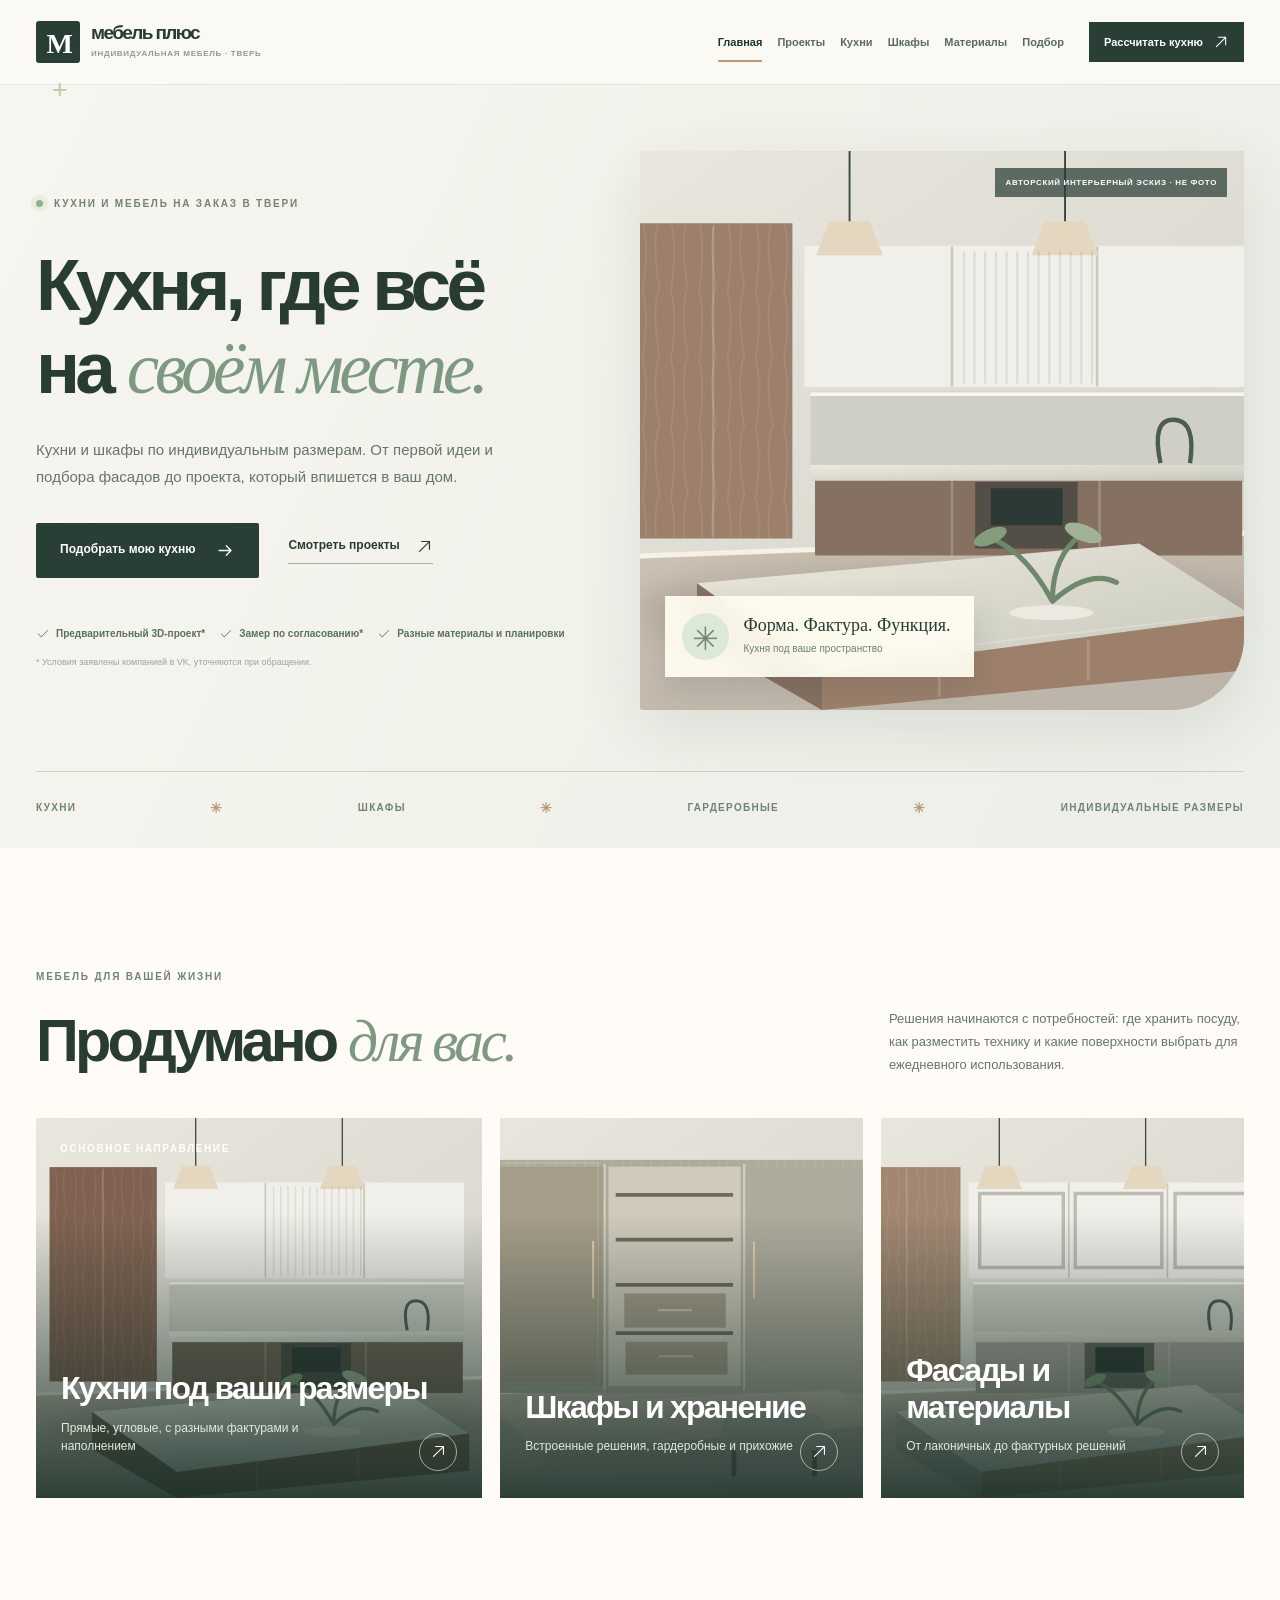
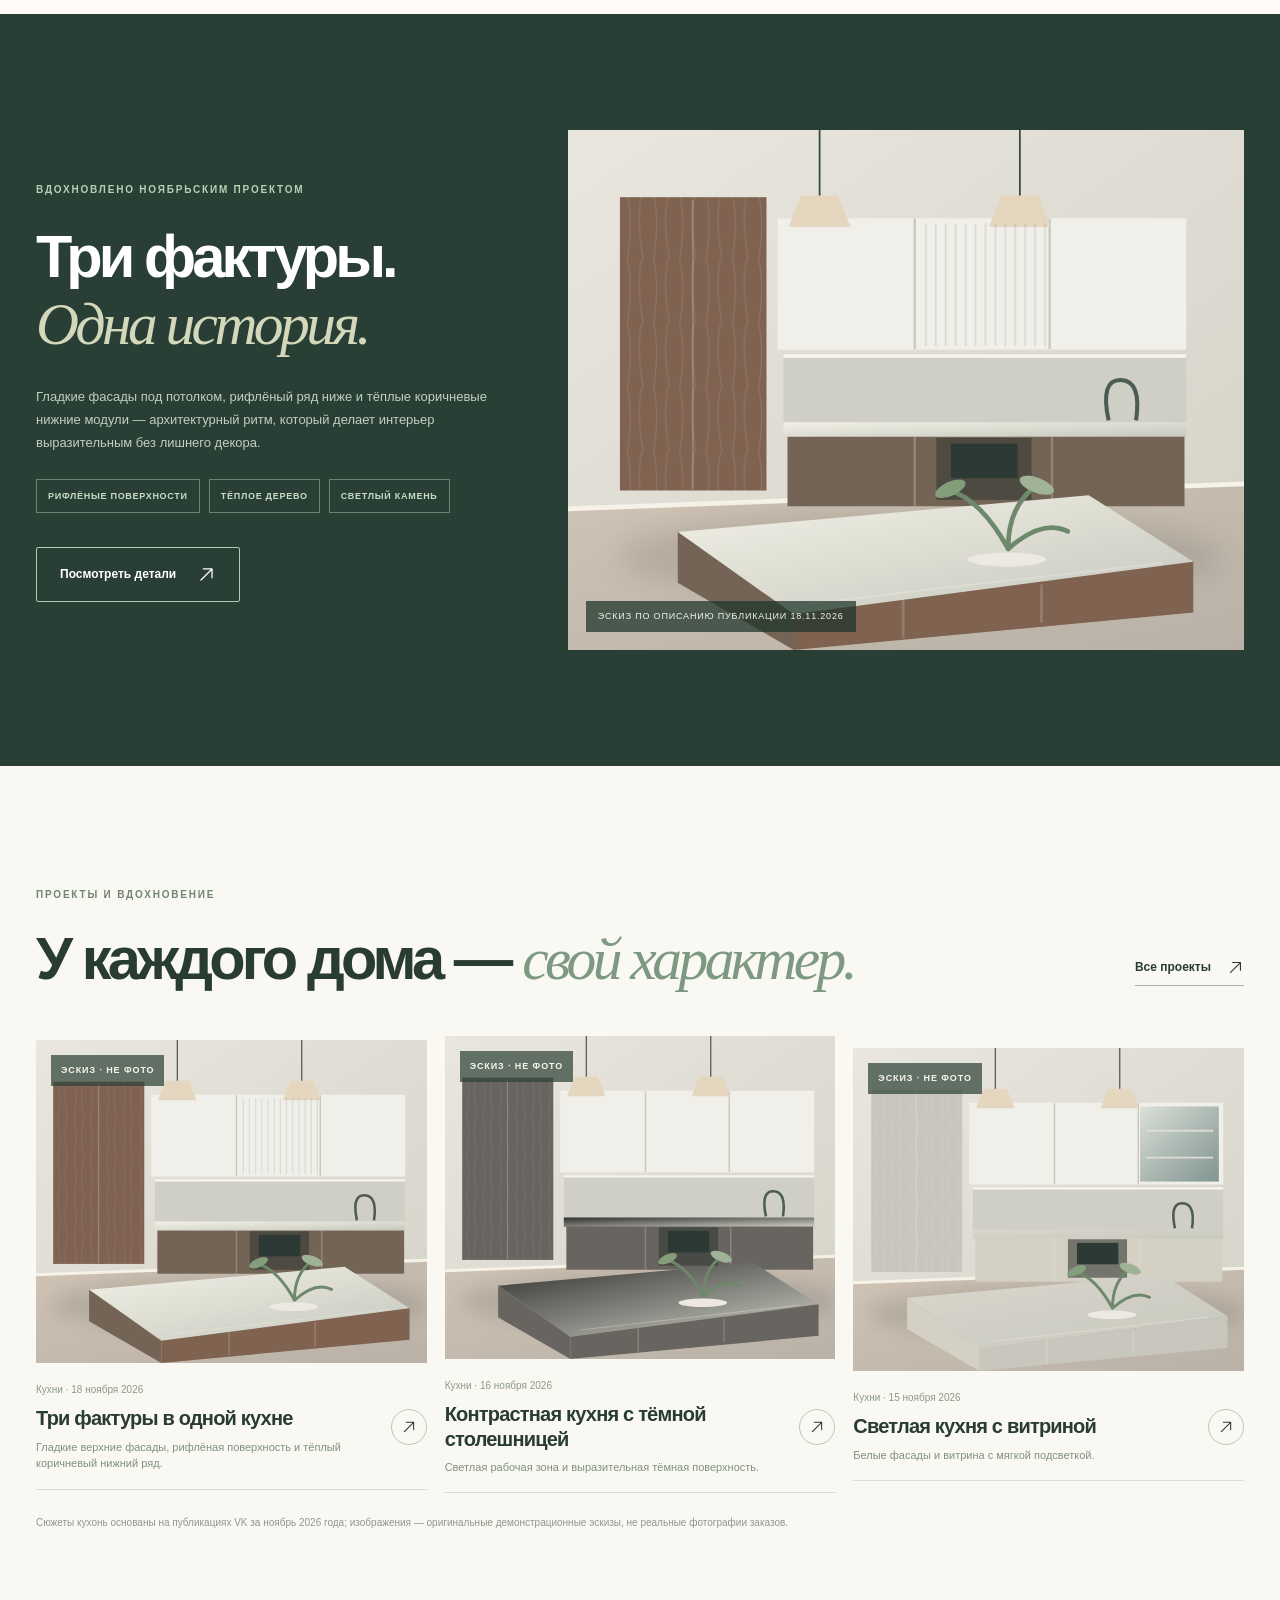
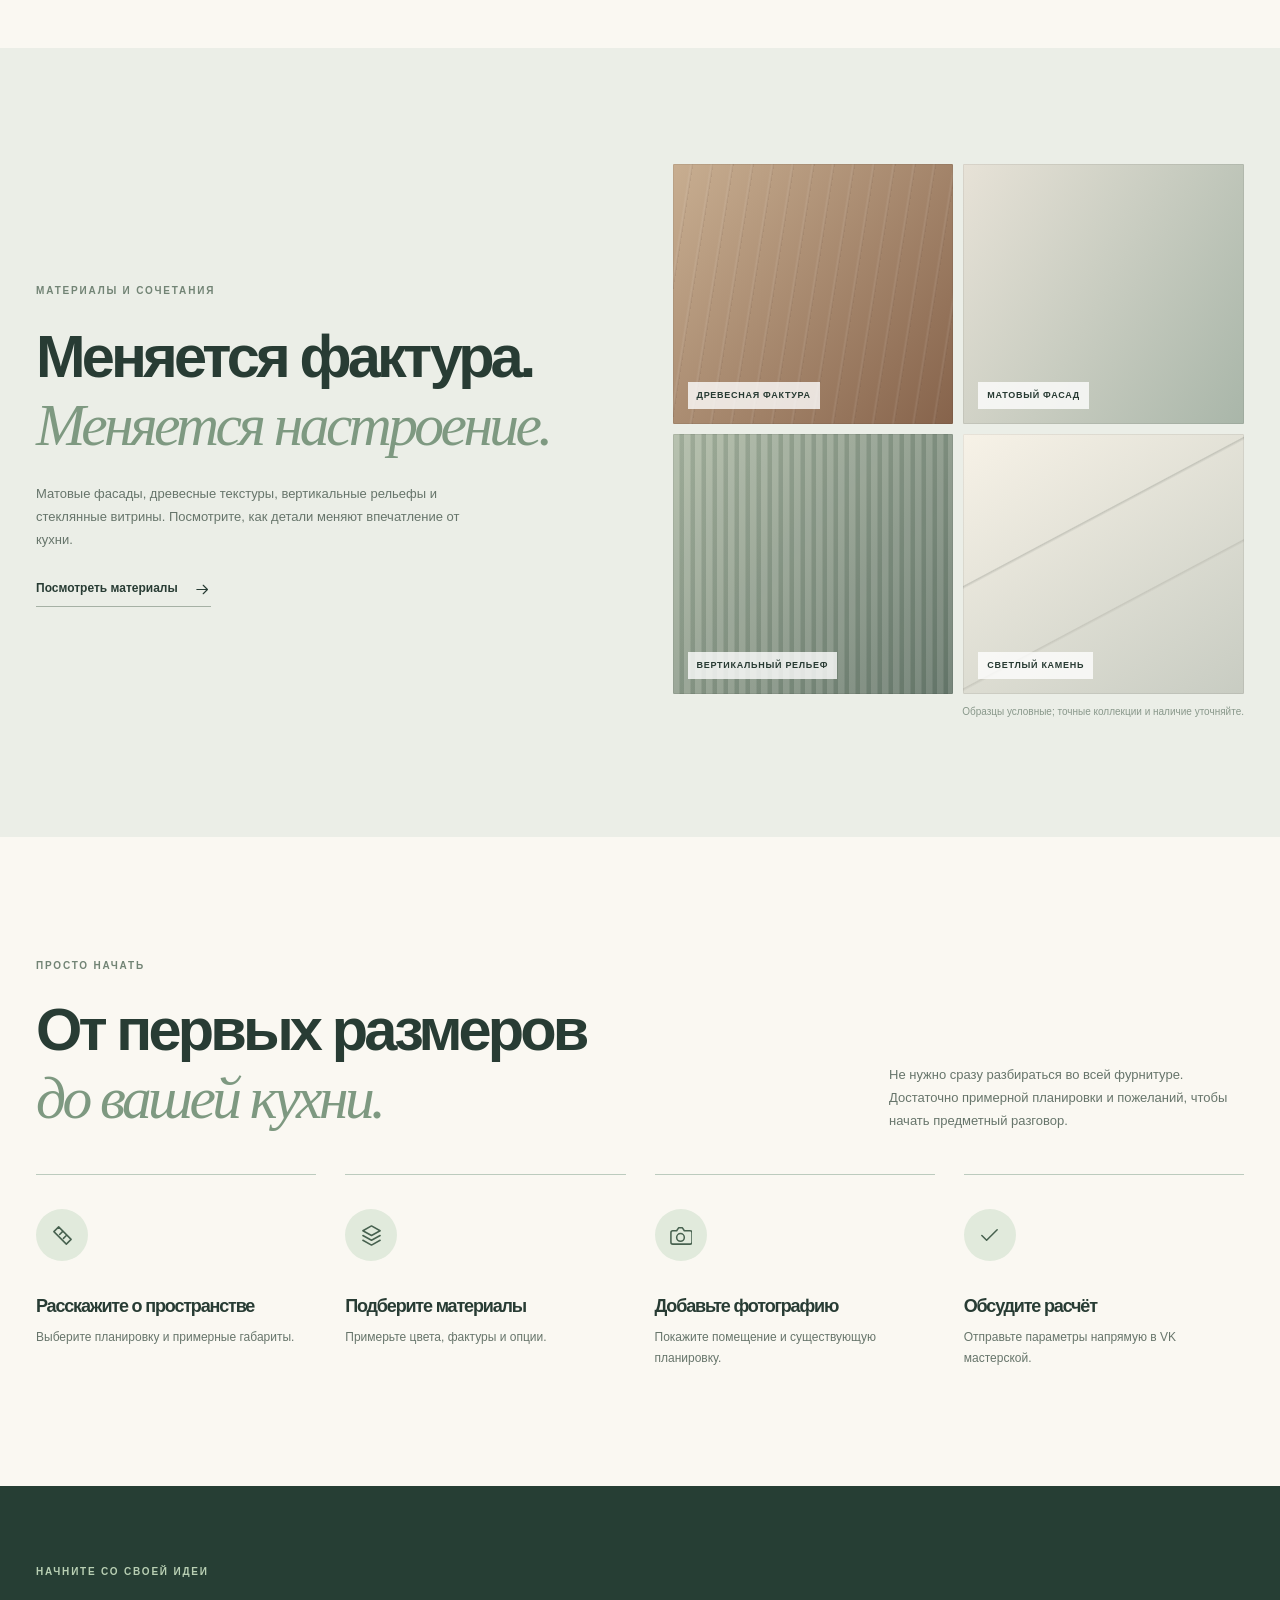
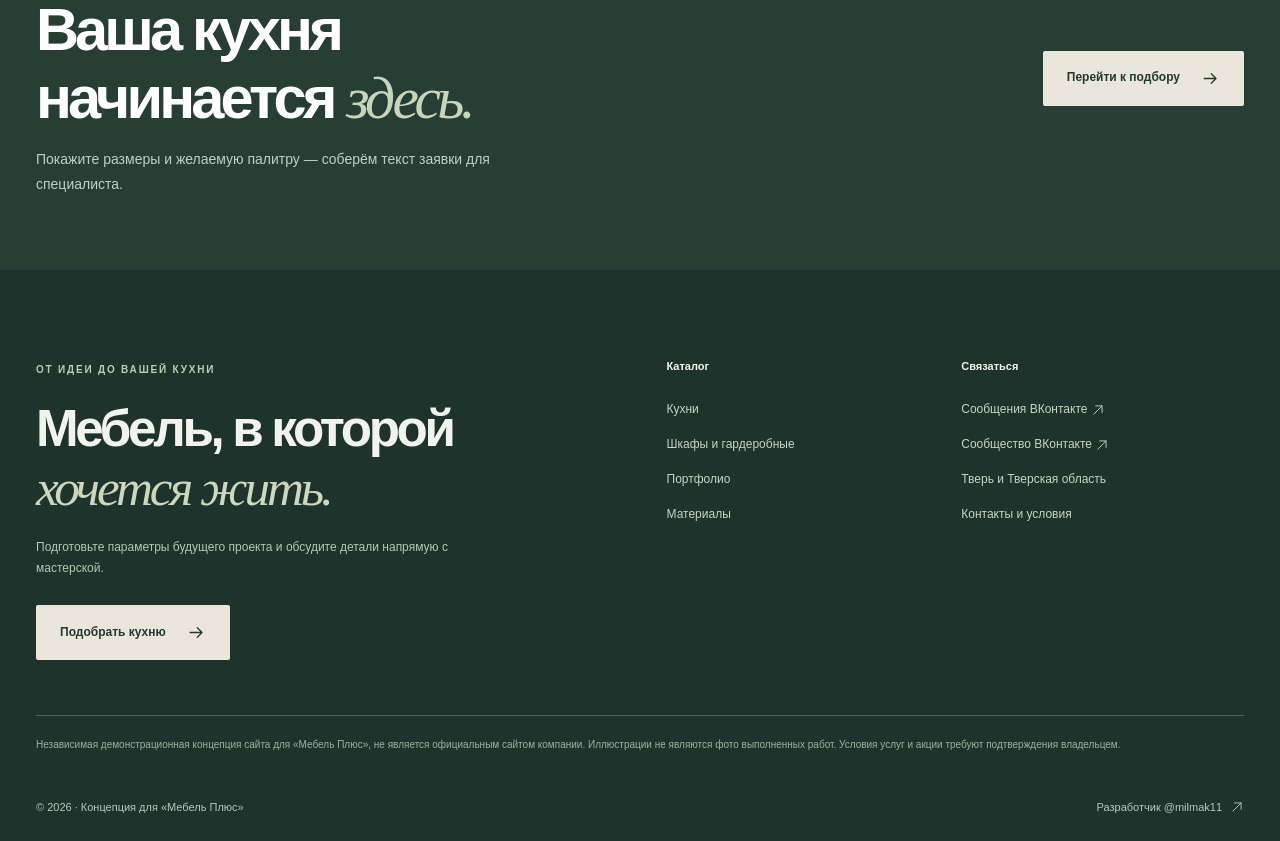
<file: index.html>
<!doctype html><html lang="ru"><head><meta charset="utf-8"><meta name="viewport" content="width=device-width, initial-scale=1"><meta name="robots" content="noindex,nofollow,noarchive"><meta name="theme-color" content="#293F36"><meta name="description" content="Концепция сайта Мебель Плюс в Твери. Кухни и шкафы на заказ, материалы, проекты, интерактивный подбор кухни."><title>Мебель Плюс — кухни и шкафы на заказ в Твери</title><link rel="icon" href="assets/favicon.svg" type="image/svg+xml"><link rel="stylesheet" href="assets/style.css"></head><body data-page="index.html"><header class="header" id="top"><div class="wrap header-in"><a class="logo" href="index.html" aria-label="Мебель Плюс — главная"><span class="logo-mark">М<span>+</span></span><span><b>мебель плюс</b><small>ИНДИВИДУАЛЬНАЯ МЕБЕЛЬ · ТВЕРЬ</small></span></a><nav class="nav" id="mainNav" aria-label="Главное меню"><a href="index.html" class="active">Главная</a><a href="projects.html" class="">Проекты</a><a href="kitchens.html" class="">Кухни</a><a href="storage.html" class="">Шкафы</a><a href="materials.html" class="">Материалы</a><a href="planner.html" class="">Подбор</a><a href="contacts.html" class="nav-contacts">Контакты</a></nav><div class="head-actions"><a class="header-cta" href="planner.html">Рассчитать кухню <svg class="icon" viewBox="0 0 24 24" fill="none" stroke="currentColor" stroke-width="1.6" stroke-linecap="round" stroke-linejoin="round" aria-hidden="true"><path d="M5 19 19 5M8 5h11v11"/></svg></a><button class="hamburger" id="menuToggle" type="button" aria-label="Открыть меню" aria-controls="mainNav" aria-expanded="false"><svg class="icon" viewBox="0 0 24 24" fill="none" stroke="currentColor" stroke-width="1.6" stroke-linecap="round" stroke-linejoin="round" aria-hidden="true"><path d="M4 7h16M4 12h16M4 17h16"/></svg></button></div></div></header><main id="main"><section class="hero"><div class="wrap hero-grid"><div class="hero-text"><span class="overline"><span class="dot"></span> КУХНИ И МЕБЕЛЬ НА ЗАКАЗ В ТВЕРИ</span><h1>Кухня, где всё<br>на <em>своём месте.</em></h1><p>Кухни и шкафы по индивидуальным размерам. От первой идеи и подбора фасадов до проекта, который впишется в ваш дом.</p><div class="hero-btns"><a class="btn btn-dark" href="planner.html">Подобрать мою кухню <svg class="icon" viewBox="0 0 24 24" fill="none" stroke="currentColor" stroke-width="1.6" stroke-linecap="round" stroke-linejoin="round" aria-hidden="true"><path d="M4 12h15m-6-6 6 6-6 6"/></svg></a><a class="text-link" href="projects.html">Смотреть проекты <svg class="icon" viewBox="0 0 24 24" fill="none" stroke="currentColor" stroke-width="1.6" stroke-linecap="round" stroke-linejoin="round" aria-hidden="true"><path d="M5 19 19 5M8 5h11v11"/></svg></a></div><div class="hero-facts"><div><svg class="icon" viewBox="0 0 24 24" fill="none" stroke="currentColor" stroke-width="1.6" stroke-linecap="round" stroke-linejoin="round" aria-hidden="true"><path d="m4 12 5 5L20 6"/></svg> Предварительный 3D-проект*</div><div><svg class="icon" viewBox="0 0 24 24" fill="none" stroke="currentColor" stroke-width="1.6" stroke-linecap="round" stroke-linejoin="round" aria-hidden="true"><path d="m4 12 5 5L20 6"/></svg> Замер по согласованию*</div><div><svg class="icon" viewBox="0 0 24 24" fill="none" stroke="currentColor" stroke-width="1.6" stroke-linecap="round" stroke-linejoin="round" aria-hidden="true"><path d="m4 12 5 5L20 6"/></svg> Разные материалы и планировки</div></div><small class="hero-asterisk">* Условия заявлены компанией в VK, уточняются при обращении.</small></div><div class="hero-image"><img src="assets/scenes/hero.svg" alt="Авторская иллюстрация кухни в природной палитре"><div class="hero-overlay"><span class="circle-deco">✳</span><div><strong>Форма. Фактура. Функция.</strong><small>Кухня под ваше пространство</small></div></div><span class="hero-art-label">АВТОРСКИЙ ИНТЕРЬЕРНЫЙ ЭСКИЗ · НЕ ФОТО</span></div></div><div class="wrap hero-strip"><span>КУХНИ</span><span>✳</span><span>ШКАФЫ</span><span>✳</span><span>ГАРДЕРОБНЫЕ</span><span>✳</span><span>ИНДИВИДУАЛЬНЫЕ РАЗМЕРЫ</span></div></section>
<section class="section services-section"><div class="wrap"><div class="head-line"><div><span class="overline">МЕБЕЛЬ ДЛЯ ВАШЕЙ ЖИЗНИ</span><h2>Продумано <em>для вас.</em></h2></div><p>Решения начинаются с потребностей: где хранить посуду, как разместить технику и какие поверхности выбрать для ежедневного использования.</p></div><div class="service-grid"><a class="service-card featured" href="kitchens.html"><img src="assets/scenes/kitchen-textures.svg" alt="Авторский эскиз кухни с рифлёными фасадами"><span class="service-counter">ОСНОВНОЕ НАПРАВЛЕНИЕ</span><span class="service-content"><strong>Кухни под ваши размеры</strong><small>Прямые, угловые, с разными фактурами и наполнением</small><b><svg class="icon" viewBox="0 0 24 24" fill="none" stroke="currentColor" stroke-width="1.6" stroke-linecap="round" stroke-linejoin="round" aria-hidden="true"><path d="M5 19 19 5M8 5h11v11"/></svg></b></span></a><a class="service-card" href="storage.html"><img src="assets/scenes/wardrobe.svg" alt="Авторский эскиз встроенного шкафа"><span class="service-content"><strong>Шкафы и хранение</strong><small>Встроенные решения, гардеробные и прихожие</small><b><svg class="icon" viewBox="0 0 24 24" fill="none" stroke="currentColor" stroke-width="1.6" stroke-linecap="round" stroke-linejoin="round" aria-hidden="true"><path d="M5 19 19 5M8 5h11v11"/></svg></b></span></a><a class="service-card" href="materials.html"><img src="assets/scenes/materials.svg" alt="Эскиз светлой кухни"><span class="service-content"><strong>Фасады и материалы</strong><small>От лаконичных до фактурных решений</small><b><svg class="icon" viewBox="0 0 24 24" fill="none" stroke="currentColor" stroke-width="1.6" stroke-linecap="round" stroke-linejoin="round" aria-hidden="true"><path d="M5 19 19 5M8 5h11v11"/></svg></b></span></a></div></div></section>
<section class="section story-section"><div class="wrap story-grid"><div class="story-copy"><span class="overline on-dark">ВДОХНОВЛЕНО НОЯБРЬСКИМ ПРОЕКТОМ</span><h2>Три фактуры.<br><em>Одна история.</em></h2><p>Гладкие фасады под потолком, рифлёный ряд ниже и тёплые коричневые нижние модули — архитектурный ритм, который делает интерьер выразительным без лишнего декора.</p><div class="story-chips"><span>РИФЛЁНЫЕ ПОВЕРХНОСТИ</span><span>ТЁПЛОЕ ДЕРЕВО</span><span>СВЕТЛЫЙ КАМЕНЬ</span></div><button class="btn btn-outline-light" type="button" data-project="kitchen-textures">Посмотреть детали <svg class="icon" viewBox="0 0 24 24" fill="none" stroke="currentColor" stroke-width="1.6" stroke-linecap="round" stroke-linejoin="round" aria-hidden="true"><path d="M5 19 19 5M8 5h11v11"/></svg></button></div><div class="story-art"><img src="assets/scenes/kitchen-textures.svg" alt="Иллюстрация кухни с тремя фактурами"><span>ЭСКИЗ ПО ОПИСАНИЮ ПУБЛИКАЦИИ 18.11.2026</span></div></div></section>
<section class="section project-section"><div class="wrap"><div class="head-line"><div><span class="overline">ПРОЕКТЫ И ВДОХНОВЕНИЕ</span><h2>У каждого дома — <em>свой характер.</em></h2></div><a class="text-link" href="projects.html">Все проекты <svg class="icon" viewBox="0 0 24 24" fill="none" stroke="currentColor" stroke-width="1.6" stroke-linecap="round" stroke-linejoin="round" aria-hidden="true"><path d="M5 19 19 5M8 5h11v11"/></svg></a></div><div class="project-grid"><button type="button" class="project-card" data-project="kitchen-textures"><div class="project-img"><img src="assets/scenes/kitchen-textures.svg" alt="Авторский демонстрационный эскиз: Три фактуры в одной кухне"><span class="project-tag">ЭСКИЗ · НЕ ФОТО</span></div><span class="card-info"><span><small>Кухни · 18 ноября 2026</small><strong>Три фактуры в одной кухне</strong><em>Гладкие верхние фасады, рифлёная поверхность и тёплый коричневый нижний ряд.</em></span><span class="circle-action"><svg class="icon" viewBox="0 0 24 24" fill="none" stroke="currentColor" stroke-width="1.6" stroke-linecap="round" stroke-linejoin="round" aria-hidden="true"><path d="M5 19 19 5M8 5h11v11"/></svg></span></span></button><button type="button" class="project-card" data-project="kitchen-contrast"><div class="project-img"><img src="assets/scenes/kitchen-contrast.svg" alt="Авторский демонстрационный эскиз: Контрастная кухня с тёмной столешницей"><span class="project-tag">ЭСКИЗ · НЕ ФОТО</span></div><span class="card-info"><span><small>Кухни · 16 ноября 2026</small><strong>Контрастная кухня с тёмной столешницей</strong><em>Светлая рабочая зона и выразительная тёмная поверхность.</em></span><span class="circle-action"><svg class="icon" viewBox="0 0 24 24" fill="none" stroke="currentColor" stroke-width="1.6" stroke-linecap="round" stroke-linejoin="round" aria-hidden="true"><path d="M5 19 19 5M8 5h11v11"/></svg></span></span></button><button type="button" class="project-card" data-project="kitchen-white"><div class="project-img"><img src="assets/scenes/kitchen-white.svg" alt="Авторский демонстрационный эскиз: Светлая кухня с витриной"><span class="project-tag">ЭСКИЗ · НЕ ФОТО</span></div><span class="card-info"><span><small>Кухни · 15 ноября 2026</small><strong>Светлая кухня с витриной</strong><em>Белые фасады и витрина с мягкой подсветкой.</em></span><span class="circle-action"><svg class="icon" viewBox="0 0 24 24" fill="none" stroke="currentColor" stroke-width="1.6" stroke-linecap="round" stroke-linejoin="round" aria-hidden="true"><path d="M5 19 19 5M8 5h11v11"/></svg></span></span></button></div><p class="notice">Сюжеты кухонь основаны на публикациях VK за ноябрь 2026 года; изображения — оригинальные демонстрационные эскизы, не реальные фотографии заказов.</p></div></section>
<section class="section fabric-section"><div class="wrap fabric-grid"><div><span class="overline">МАТЕРИАЛЫ И СОЧЕТАНИЯ</span><h2>Меняется фактура.<br><em>Меняется настроение.</em></h2><p>Матовые фасады, древесные текстуры, вертикальные рельефы и стеклянные витрины. Посмотрите, как детали меняют впечатление от кухни.</p><a class="text-link" href="materials.html">Посмотреть материалы <svg class="icon" viewBox="0 0 24 24" fill="none" stroke="currentColor" stroke-width="1.6" stroke-linecap="round" stroke-linejoin="round" aria-hidden="true"><path d="M4 12h15m-6-6 6 6-6 6"/></svg></a></div><div class="samples"><div class="sample sample-wood"><span>ДРЕВЕСНАЯ ФАКТУРА</span></div><div class="sample sample-matte"><span>МАТОВЫЙ ФАСАД</span></div><div class="sample sample-ribbed"><span>ВЕРТИКАЛЬНЫЙ РЕЛЬЕФ</span></div><div class="sample sample-stone"><span>СВЕТЛЫЙ КАМЕНЬ</span></div><small>Образцы условные; точные коллекции и наличие уточняйте.</small></div></div></section>
<section class="section steps-section"><div class="wrap"><div class="head-line"><div><span class="overline">ПРОСТО НАЧАТЬ</span><h2>От первых размеров<br><em>до вашей кухни.</em></h2></div><p>Не нужно сразу разбираться во всей фурнитуре. Достаточно примерной планировки и пожеланий, чтобы начать предметный разговор.</p></div><div class="steps"><article><div class="step-icon"><svg class="icon" viewBox="0 0 24 24" fill="none" stroke="currentColor" stroke-width="1.6" stroke-linecap="round" stroke-linejoin="round" aria-hidden="true"><path d="m3 8 5-5 13 13-5 5L3 8Zm6 3 3-3m1 7 3-3"/></svg></div><h3>Расскажите о пространстве</h3><p>Выберите планировку и примерные габариты.</p></article><article><div class="step-icon"><svg class="icon" viewBox="0 0 24 24" fill="none" stroke="currentColor" stroke-width="1.6" stroke-linecap="round" stroke-linejoin="round" aria-hidden="true"><path d="m12 2 9 5-9 5-9-5 9-5Zm-9 10 9 5 9-5M3 17l9 5 9-5"/></svg></div><h3>Подберите материалы</h3><p>Примерьте цвета, фактуры и опции.</p></article><article><div class="step-icon"><svg class="icon" viewBox="0 0 24 24" fill="none" stroke="currentColor" stroke-width="1.6" stroke-linecap="round" stroke-linejoin="round" aria-hidden="true"><path d="M4 7h4l2-3h4l2 3h6a2 2 0 0 1 2 2v10a2 2 0 0 1-2 2H4a2 2 0 0 1-2-2V9a2 2 0 0 1 2-2Z"/><circle cx="12" cy="14" r="4"/></svg></div><h3>Добавьте фотографию</h3><p>Покажите помещение и существующую планировку.</p></article><article><div class="step-icon"><svg class="icon" viewBox="0 0 24 24" fill="none" stroke="currentColor" stroke-width="1.6" stroke-linecap="round" stroke-linejoin="round" aria-hidden="true"><path d="m4 12 5 5L20 6"/></svg></div><h3>Обсудите расчёт</h3><p>Отправьте параметры напрямую в VK мастерской.</p></article></div></div></section>
<section class="bottom-cta"><div class="wrap cta-grid"><div><span class="overline on-dark">НАЧНИТЕ СО СВОЕЙ ИДЕИ</span><h2>Ваша кухня<br>начинается <em>здесь.</em></h2><p>Покажите размеры и желаемую палитру — соберём текст заявки для специалиста.</p></div><a class="btn btn-cream" href="planner.html">Перейти к подбору <svg class="icon" viewBox="0 0 24 24" fill="none" stroke="currentColor" stroke-width="1.6" stroke-linecap="round" stroke-linejoin="round" aria-hidden="true"><path d="M4 12h15m-6-6 6 6-6 6"/></svg></a></div></section></main><footer class="footer"><div class="wrap"><div class="footer-grid"><div><span class="overline on-dark">ОТ ИДЕИ ДО ВАШЕЙ КУХНИ</span><h2>Мебель, в которой<br><em>хочется жить.</em></h2><p>Подготовьте параметры будущего проекта и обсудите детали напрямую с мастерской.</p><a class="btn btn-cream" href="planner.html">Подобрать кухню <svg class="icon" viewBox="0 0 24 24" fill="none" stroke="currentColor" stroke-width="1.6" stroke-linecap="round" stroke-linejoin="round" aria-hidden="true"><path d="M4 12h15m-6-6 6 6-6 6"/></svg></a></div><div class="footer-links"><b>Каталог</b><a href="kitchens.html">Кухни</a><a href="storage.html">Шкафы и гардеробные</a><a href="projects.html">Портфолио</a><a href="materials.html">Материалы</a></div><div class="footer-links"><b>Связаться</b><a href="https://vk.me/mebelnazakaz70" target="_blank" rel="noopener noreferrer">Сообщения ВКонтакте <svg class="icon" viewBox="0 0 24 24" fill="none" stroke="currentColor" stroke-width="1.6" stroke-linecap="round" stroke-linejoin="round" aria-hidden="true"><path d="M5 19 19 5M8 5h11v11"/></svg></a><a href="https://vk.com/mebelnazakaz70" target="_blank" rel="noopener noreferrer">Сообщество ВКонтакте <svg class="icon" viewBox="0 0 24 24" fill="none" stroke="currentColor" stroke-width="1.6" stroke-linecap="round" stroke-linejoin="round" aria-hidden="true"><path d="M5 19 19 5M8 5h11v11"/></svg></a><span>Тверь и Тверская область</span><a href="contacts.html">Контакты и условия</a></div></div><div class="foot-legal">Независимая демонстрационная концепция сайта для «Мебель Плюс», не является официальным сайтом компании. Иллюстрации не являются фото выполненных работ. Условия услуг и акции требуют подтверждения владельцем.</div><div class="foot-last"><span>© 2026 · Концепция для «Мебель Плюс»</span><a href="https://t.me/milmak11" target="_blank" rel="noopener noreferrer">Разработчик @milmak11 <svg class="icon" viewBox="0 0 24 24" fill="none" stroke="currentColor" stroke-width="1.6" stroke-linecap="round" stroke-linejoin="round" aria-hidden="true"><path d="M5 19 19 5M8 5h11v11"/></svg></a></div></div></footer><div class="bottom-mobile"><a href="planner.html"><svg class="icon" viewBox="0 0 24 24" fill="none" stroke="currentColor" stroke-width="1.6" stroke-linecap="round" stroke-linejoin="round" aria-hidden="true"><path d="m3 8 5-5 13 13-5 5L3 8Zm6 3 3-3m1 7 3-3"/></svg> Рассчитать мой проект <svg class="icon" viewBox="0 0 24 24" fill="none" stroke="currentColor" stroke-width="1.6" stroke-linecap="round" stroke-linejoin="round" aria-hidden="true"><path d="M4 12h15m-6-6 6 6-6 6"/></svg></a></div><dialog id="projectDialog" class="dialog"><button type="button" class="dialog-close" id="dialogClose" aria-label="Закрыть"><svg class="icon" viewBox="0 0 24 24" fill="none" stroke="currentColor" stroke-width="1.6" stroke-linecap="round" stroke-linejoin="round" aria-hidden="true"><path d="M5 5l14 14M19 5 5 19"/></svg></button><div id="dialogInside"></div></dialog><div id="toast" class="toast" role="status" aria-live="polite"></div><script src="assets/data.js"></script><script src="assets/app.js"></script></body></html>
</file>
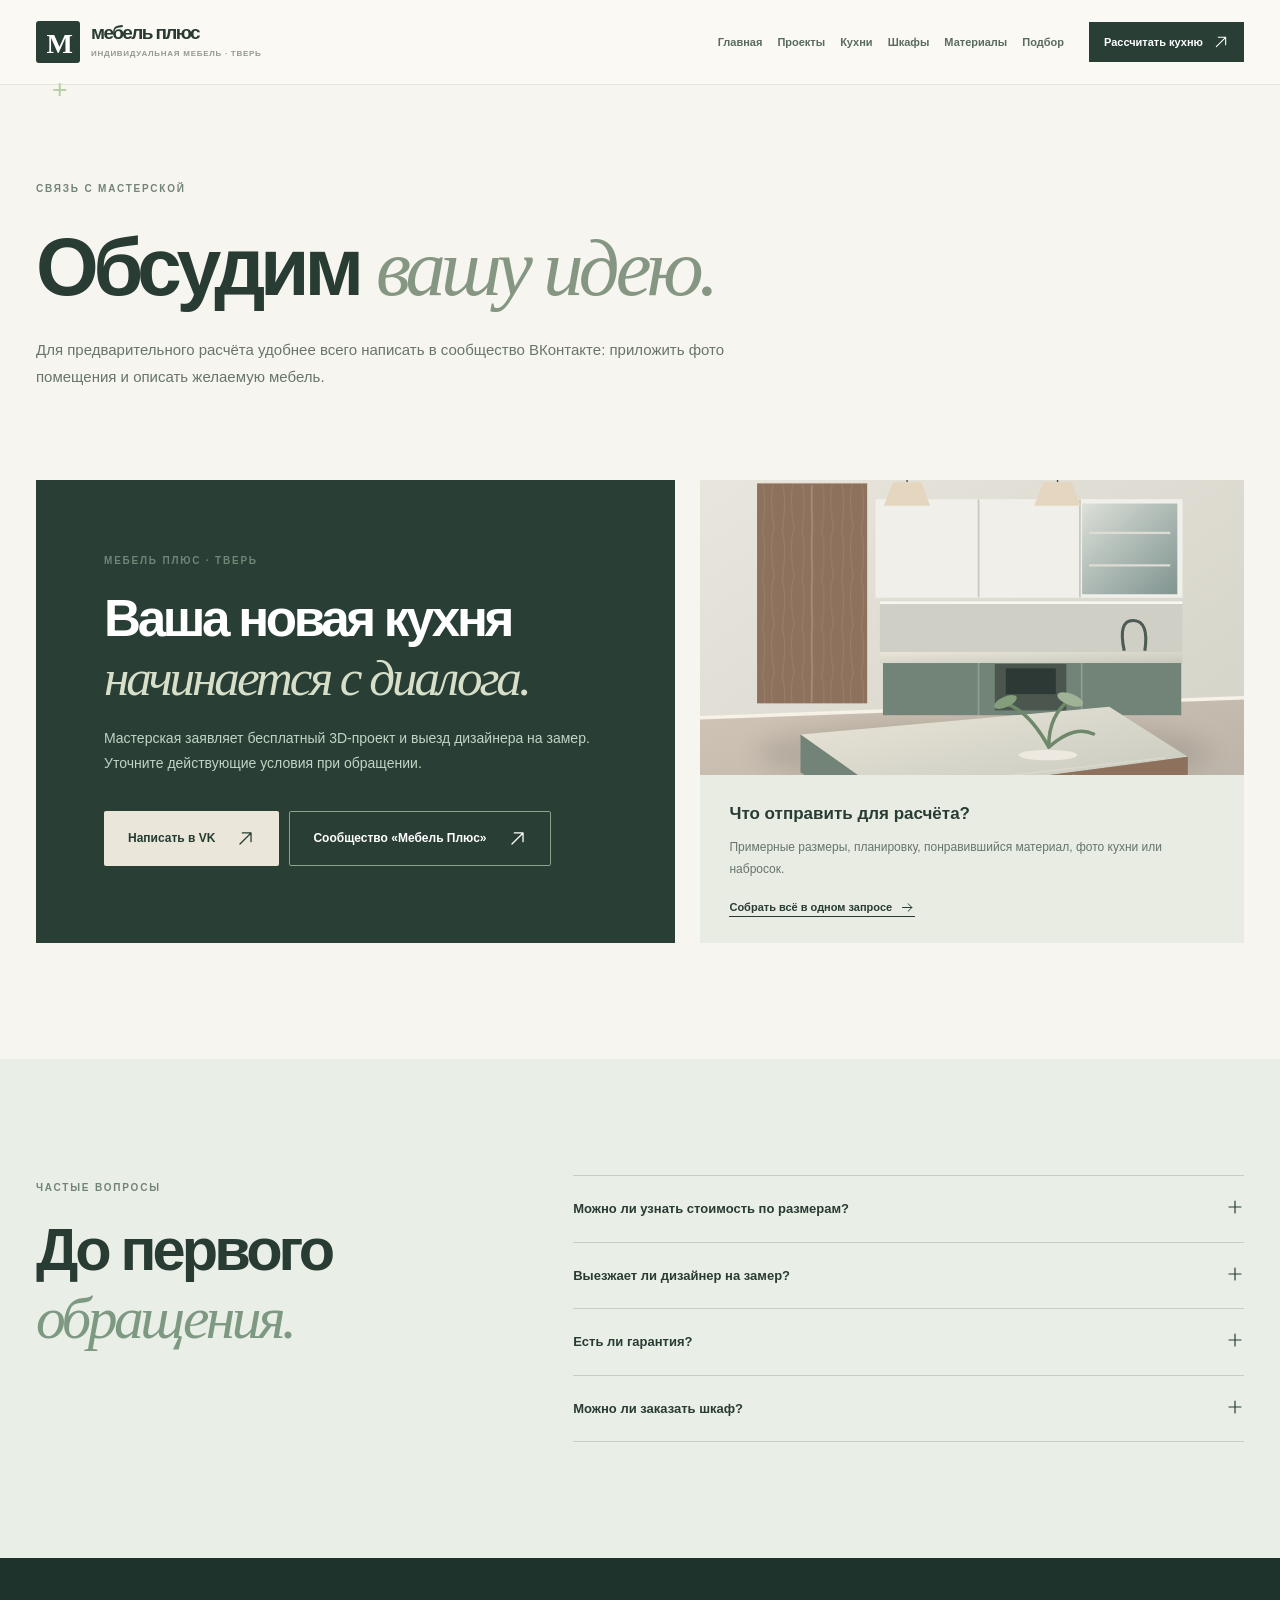
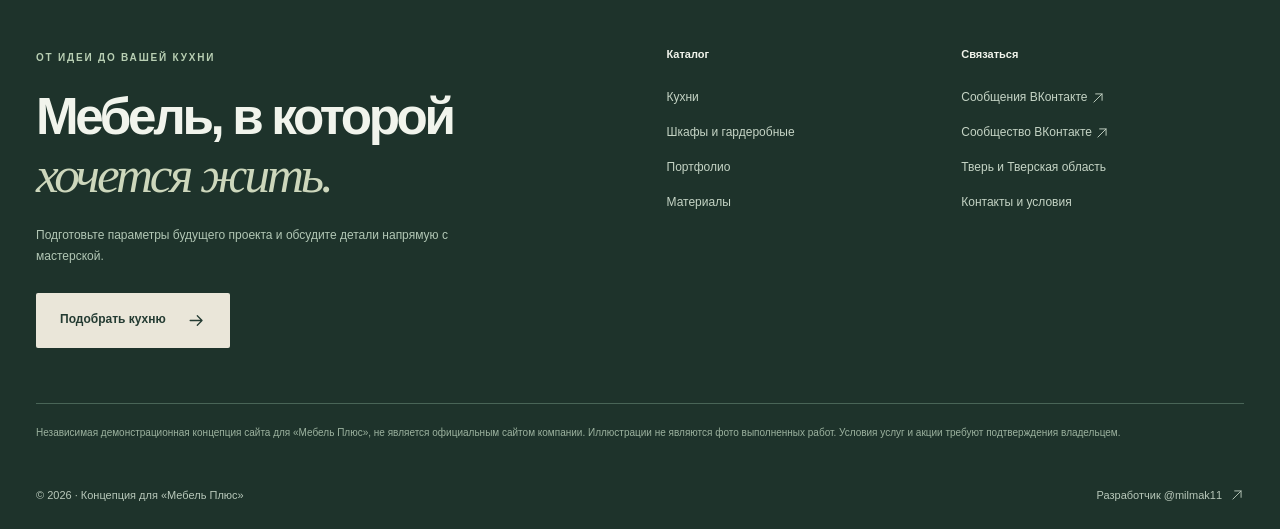
<file: contacts.html>
<!doctype html><html lang="ru"><head><meta charset="utf-8"><meta name="viewport" content="width=device-width, initial-scale=1"><meta name="robots" content="noindex,nofollow,noarchive"><meta name="theme-color" content="#293F36"><meta name="description" content="Контакты Мебель Плюс в Твери, запрос на расчёт кухни и вопросы о замере."><title>Контакты — Мебель Плюс Тверь</title><link rel="icon" href="assets/favicon.svg" type="image/svg+xml"><link rel="stylesheet" href="assets/style.css"></head><body data-page="contacts.html"><header class="header" id="top"><div class="wrap header-in"><a class="logo" href="index.html" aria-label="Мебель Плюс — главная"><span class="logo-mark">М<span>+</span></span><span><b>мебель плюс</b><small>ИНДИВИДУАЛЬНАЯ МЕБЕЛЬ · ТВЕРЬ</small></span></a><nav class="nav" id="mainNav" aria-label="Главное меню"><a href="index.html" class="">Главная</a><a href="projects.html" class="">Проекты</a><a href="kitchens.html" class="">Кухни</a><a href="storage.html" class="">Шкафы</a><a href="materials.html" class="">Материалы</a><a href="planner.html" class="">Подбор</a><a href="contacts.html" class="nav-contacts">Контакты</a></nav><div class="head-actions"><a class="header-cta" href="planner.html">Рассчитать кухню <svg class="icon" viewBox="0 0 24 24" fill="none" stroke="currentColor" stroke-width="1.6" stroke-linecap="round" stroke-linejoin="round" aria-hidden="true"><path d="M5 19 19 5M8 5h11v11"/></svg></a><button class="hamburger" id="menuToggle" type="button" aria-label="Открыть меню" aria-controls="mainNav" aria-expanded="false"><svg class="icon" viewBox="0 0 24 24" fill="none" stroke="currentColor" stroke-width="1.6" stroke-linecap="round" stroke-linejoin="round" aria-hidden="true"><path d="M4 7h16M4 12h16M4 17h16"/></svg></button></div></div></header><main id="main"><section class="page-lead wrap"><span class="overline">СВЯЗЬ С МАСТЕРСКОЙ</span><h1>Обсудим <em>вашу идею.</em></h1><p>Для предварительного расчёта удобнее всего написать в сообщество ВКонтакте: приложить фото помещения и описать желаемую мебель.</p></section><section class="section tight"><div class="wrap contact-grid"><div class="contact-main"><span class="overline">МЕБЕЛЬ ПЛЮС · ТВЕРЬ</span><h2>Ваша новая кухня<br><em>начинается с диалога.</em></h2><p>Мастерская заявляет бесплатный 3D-проект и выезд дизайнера на замер. Уточните действующие условия при обращении.</p><div class="contact-links"><a href="https://vk.me/mebelnazakaz70" target="_blank" rel="noopener noreferrer" class="btn btn-cream">Написать в VK <svg class="icon" viewBox="0 0 24 24" fill="none" stroke="currentColor" stroke-width="1.6" stroke-linecap="round" stroke-linejoin="round" aria-hidden="true"><path d="M5 19 19 5M8 5h11v11"/></svg></a><a href="https://vk.com/mebelnazakaz70" target="_blank" rel="noopener noreferrer" class="btn btn-contact-ghost">Сообщество «Мебель Плюс» <svg class="icon" viewBox="0 0 24 24" fill="none" stroke="currentColor" stroke-width="1.6" stroke-linecap="round" stroke-linejoin="round" aria-hidden="true"><path d="M5 19 19 5M8 5h11v11"/></svg></a></div></div><div class="contact-side"><img src="assets/scenes/designer.svg" alt="Авторский эскиз кухни"><div><b>Что отправить для расчёта?</b><p>Примерные размеры, планировку, понравившийся материал, фото кухни или набросок.</p><a href="planner.html">Собрать всё в одном запросе <svg class="icon" viewBox="0 0 24 24" fill="none" stroke="currentColor" stroke-width="1.6" stroke-linecap="round" stroke-linejoin="round" aria-hidden="true"><path d="M4 12h15m-6-6 6 6-6 6"/></svg></a></div></div></div></section><section class="section faq-section"><div class="wrap faq-grid"><div><span class="overline">ЧАСТЫЕ ВОПРОСЫ</span><h2>До первого<br><em>обращения.</em></h2></div><div class="faq"><details><summary>Можно ли узнать стоимость по размерам? <svg class="icon" viewBox="0 0 24 24" fill="none" stroke="currentColor" stroke-width="1.6" stroke-linecap="round" stroke-linejoin="round" aria-hidden="true"><path d="M12 4v16M4 12h16"/></svg></summary><p>Да, для предварительной оценки можно отправить размеры и пожелания в сообщения VK. Точная стоимость зависит от материалов, комплектующих и особенностей помещения.</p></details><details><summary>Выезжает ли дизайнер на замер? <svg class="icon" viewBox="0 0 24 24" fill="none" stroke="currentColor" stroke-width="1.6" stroke-linecap="round" stroke-linejoin="round" aria-hidden="true"><path d="M12 4v16M4 12h16"/></svg></summary><p>В сообществе заявлен бесплатный выезд дизайнера. Актуальные условия и территорию выезда уточняйте у компании.</p></details><details><summary>Есть ли гарантия? <svg class="icon" viewBox="0 0 24 24" fill="none" stroke="currentColor" stroke-width="1.6" stroke-linecap="round" stroke-linejoin="round" aria-hidden="true"><path d="M12 4v16M4 12h16"/></svg></summary><p>В описании компании указана гарантия 2 года. Конкретные условия подтверждаются договором с мастерской.</p></details><details><summary>Можно ли заказать шкаф? <svg class="icon" viewBox="0 0 24 24" fill="none" stroke="currentColor" stroke-width="1.6" stroke-linecap="round" stroke-linejoin="round" aria-hidden="true"><path d="M12 4v16M4 12h16"/></svg></summary><p>Компания предлагает кухни и шкафы на заказ. Размеры, тип фасадов и наполнение уточняются индивидуально.</p></details></div></div></section></main><footer class="footer"><div class="wrap"><div class="footer-grid"><div><span class="overline on-dark">ОТ ИДЕИ ДО ВАШЕЙ КУХНИ</span><h2>Мебель, в которой<br><em>хочется жить.</em></h2><p>Подготовьте параметры будущего проекта и обсудите детали напрямую с мастерской.</p><a class="btn btn-cream" href="planner.html">Подобрать кухню <svg class="icon" viewBox="0 0 24 24" fill="none" stroke="currentColor" stroke-width="1.6" stroke-linecap="round" stroke-linejoin="round" aria-hidden="true"><path d="M4 12h15m-6-6 6 6-6 6"/></svg></a></div><div class="footer-links"><b>Каталог</b><a href="kitchens.html">Кухни</a><a href="storage.html">Шкафы и гардеробные</a><a href="projects.html">Портфолио</a><a href="materials.html">Материалы</a></div><div class="footer-links"><b>Связаться</b><a href="https://vk.me/mebelnazakaz70" target="_blank" rel="noopener noreferrer">Сообщения ВКонтакте <svg class="icon" viewBox="0 0 24 24" fill="none" stroke="currentColor" stroke-width="1.6" stroke-linecap="round" stroke-linejoin="round" aria-hidden="true"><path d="M5 19 19 5M8 5h11v11"/></svg></a><a href="https://vk.com/mebelnazakaz70" target="_blank" rel="noopener noreferrer">Сообщество ВКонтакте <svg class="icon" viewBox="0 0 24 24" fill="none" stroke="currentColor" stroke-width="1.6" stroke-linecap="round" stroke-linejoin="round" aria-hidden="true"><path d="M5 19 19 5M8 5h11v11"/></svg></a><span>Тверь и Тверская область</span><a href="contacts.html">Контакты и условия</a></div></div><div class="foot-legal">Независимая демонстрационная концепция сайта для «Мебель Плюс», не является официальным сайтом компании. Иллюстрации не являются фото выполненных работ. Условия услуг и акции требуют подтверждения владельцем.</div><div class="foot-last"><span>© 2026 · Концепция для «Мебель Плюс»</span><a href="https://t.me/milmak11" target="_blank" rel="noopener noreferrer">Разработчик @milmak11 <svg class="icon" viewBox="0 0 24 24" fill="none" stroke="currentColor" stroke-width="1.6" stroke-linecap="round" stroke-linejoin="round" aria-hidden="true"><path d="M5 19 19 5M8 5h11v11"/></svg></a></div></div></footer><div class="bottom-mobile"><a href="planner.html"><svg class="icon" viewBox="0 0 24 24" fill="none" stroke="currentColor" stroke-width="1.6" stroke-linecap="round" stroke-linejoin="round" aria-hidden="true"><path d="m3 8 5-5 13 13-5 5L3 8Zm6 3 3-3m1 7 3-3"/></svg> Рассчитать мой проект <svg class="icon" viewBox="0 0 24 24" fill="none" stroke="currentColor" stroke-width="1.6" stroke-linecap="round" stroke-linejoin="round" aria-hidden="true"><path d="M4 12h15m-6-6 6 6-6 6"/></svg></a></div><dialog id="projectDialog" class="dialog"><button type="button" class="dialog-close" id="dialogClose" aria-label="Закрыть"><svg class="icon" viewBox="0 0 24 24" fill="none" stroke="currentColor" stroke-width="1.6" stroke-linecap="round" stroke-linejoin="round" aria-hidden="true"><path d="M5 5l14 14M19 5 5 19"/></svg></button><div id="dialogInside"></div></dialog><div id="toast" class="toast" role="status" aria-live="polite"></div><script src="assets/data.js"></script><script src="assets/app.js"></script></body></html>
</file>
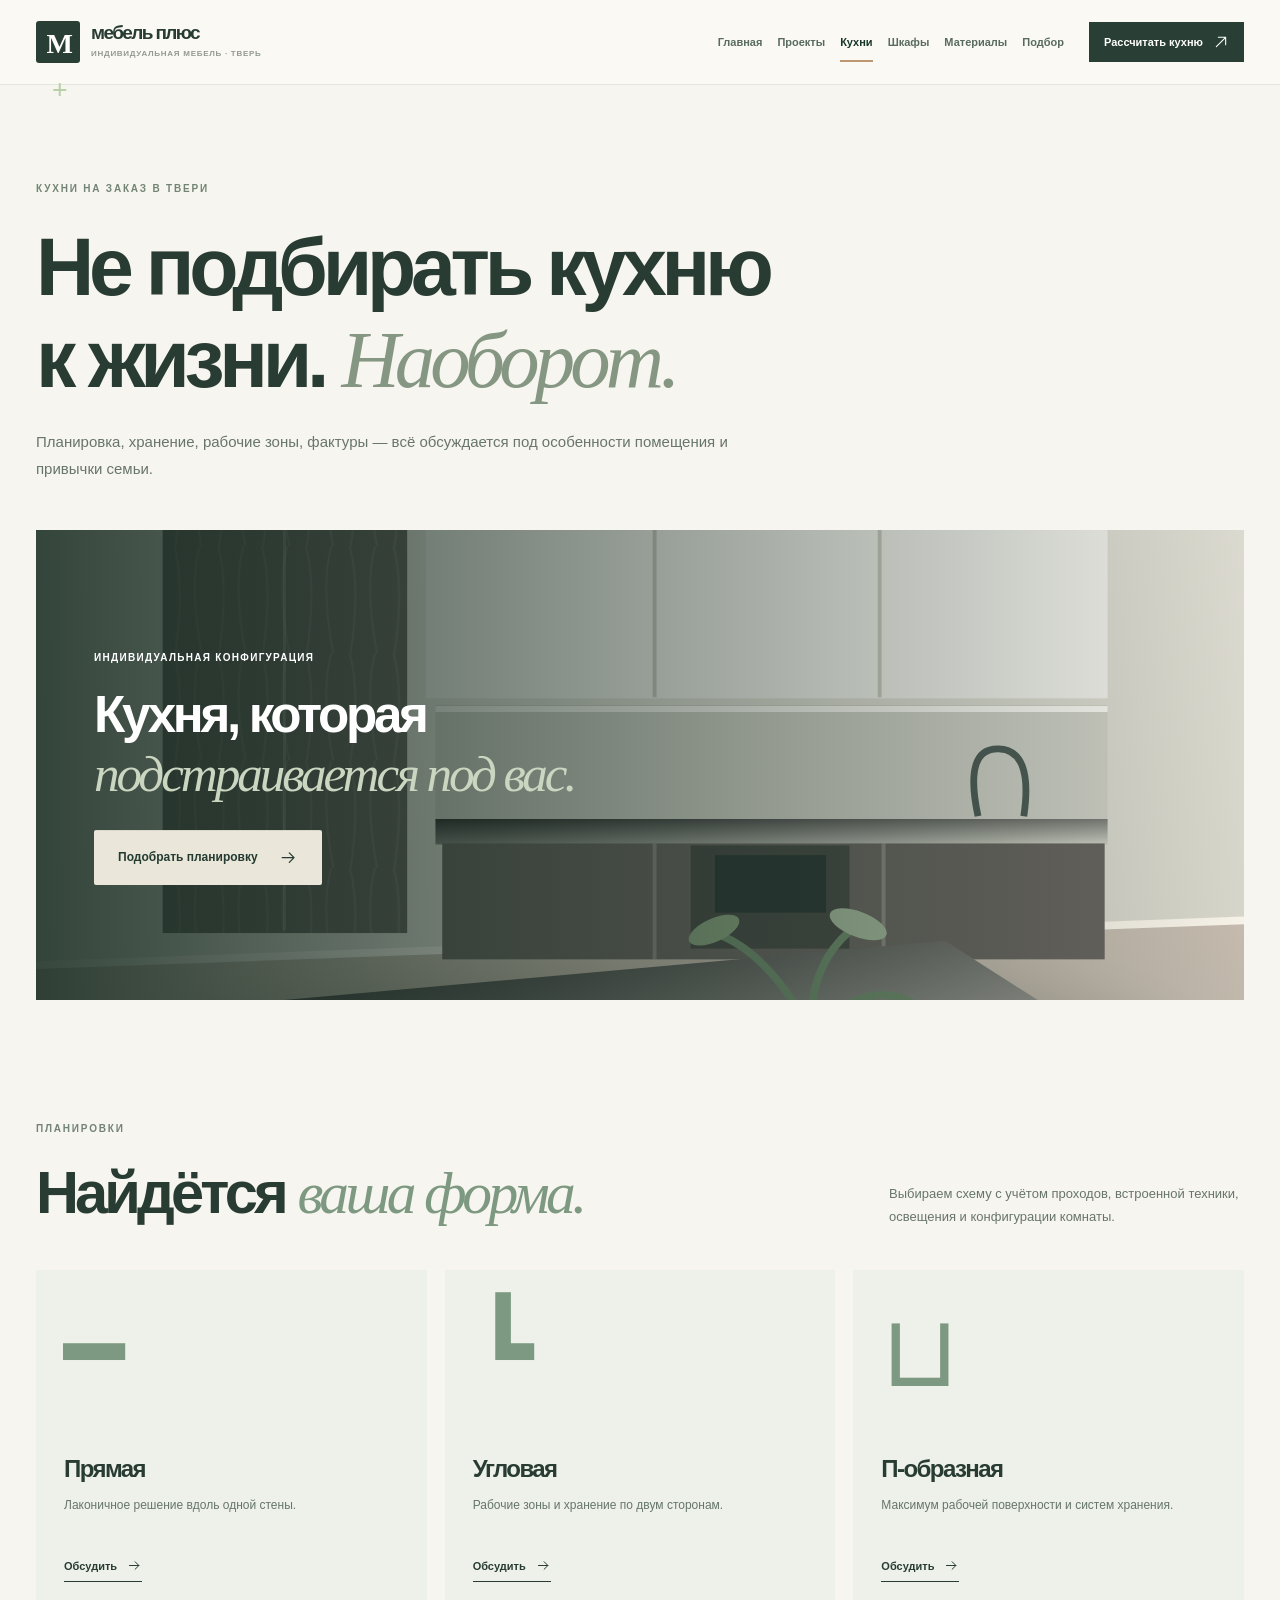
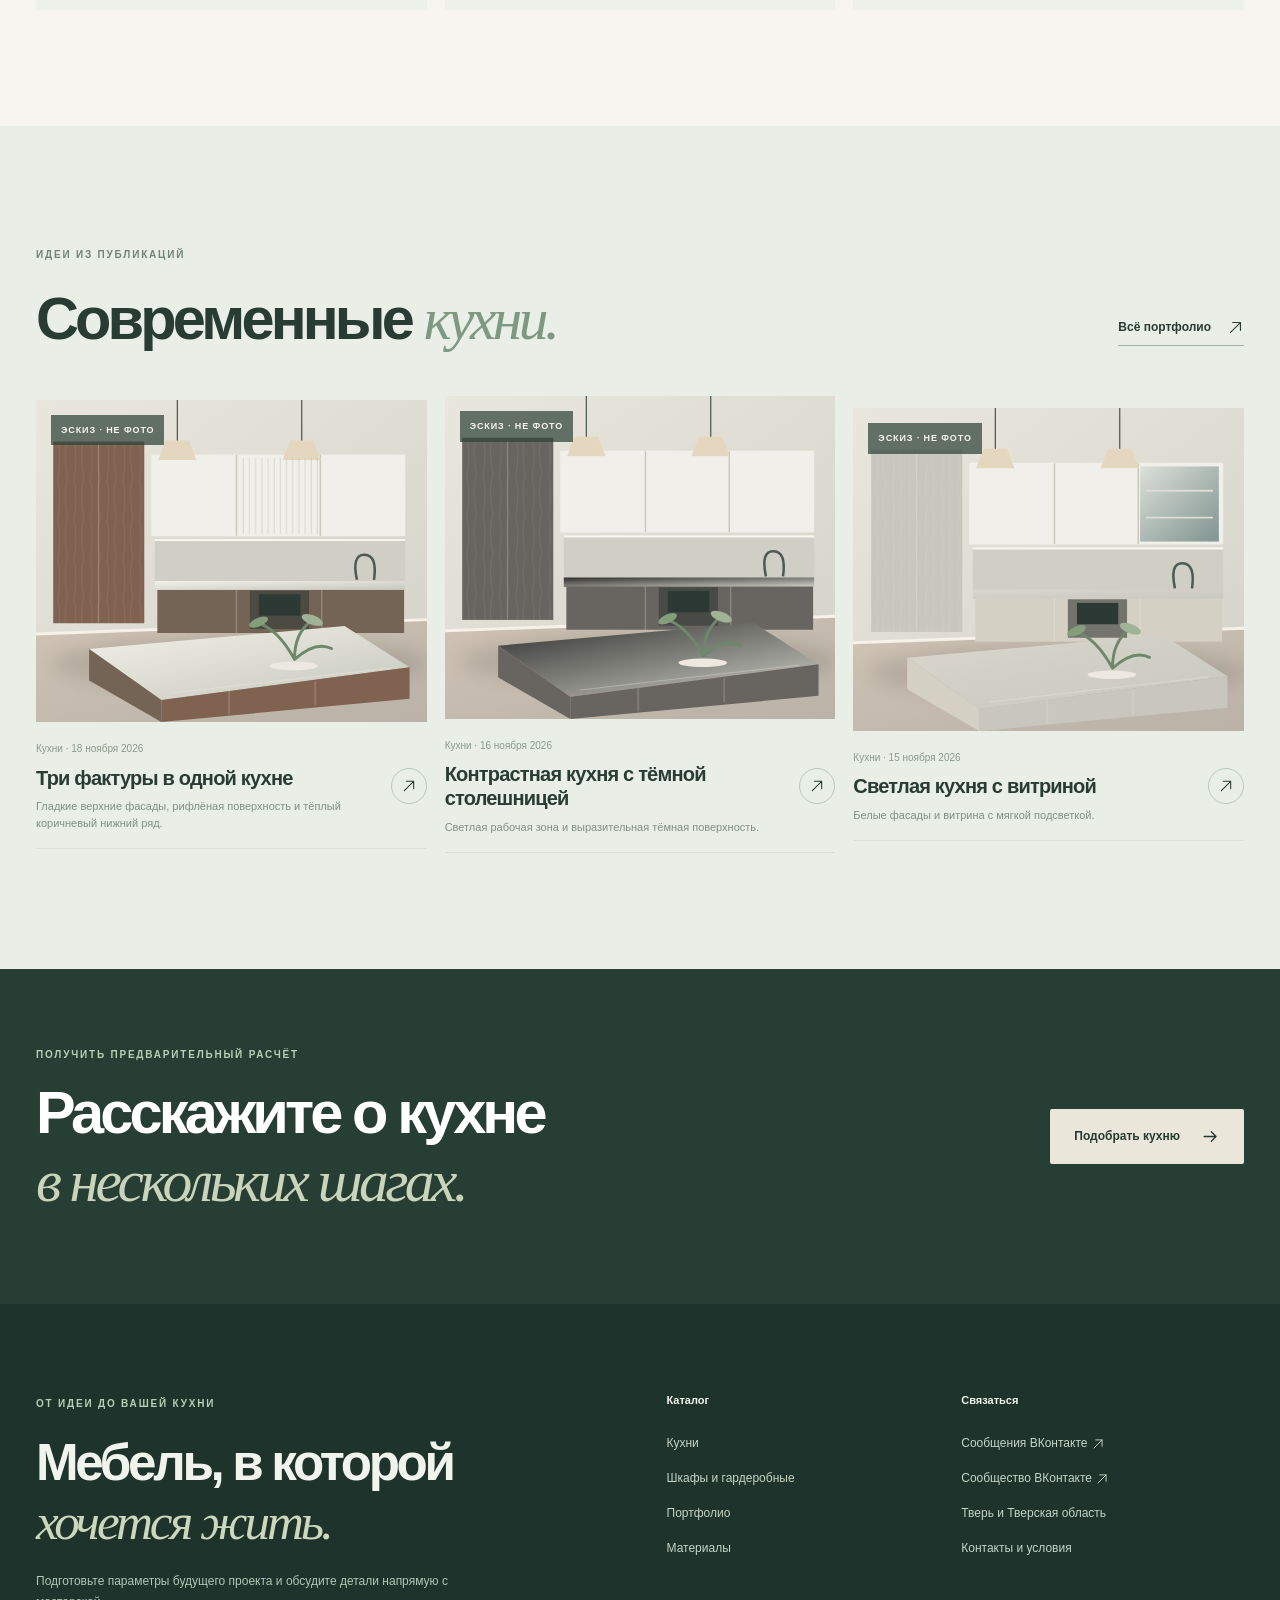
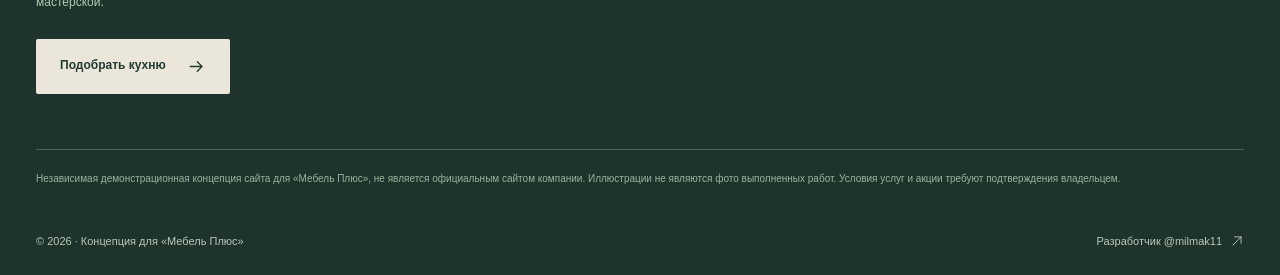
<file: kitchens.html>
<!doctype html><html lang="ru"><head><meta charset="utf-8"><meta name="viewport" content="width=device-width, initial-scale=1"><meta name="robots" content="noindex,nofollow,noarchive"><meta name="theme-color" content="#293F36"><meta name="description" content="Подбор планировки кухни, идеи отделки, проекты с разными фасадами и удобная заявка."><title>Кухни на заказ в Твери — Мебель Плюс</title><link rel="icon" href="assets/favicon.svg" type="image/svg+xml"><link rel="stylesheet" href="assets/style.css"></head><body data-page="kitchens.html"><header class="header" id="top"><div class="wrap header-in"><a class="logo" href="index.html" aria-label="Мебель Плюс — главная"><span class="logo-mark">М<span>+</span></span><span><b>мебель плюс</b><small>ИНДИВИДУАЛЬНАЯ МЕБЕЛЬ · ТВЕРЬ</small></span></a><nav class="nav" id="mainNav" aria-label="Главное меню"><a href="index.html" class="">Главная</a><a href="projects.html" class="">Проекты</a><a href="kitchens.html" class="active">Кухни</a><a href="storage.html" class="">Шкафы</a><a href="materials.html" class="">Материалы</a><a href="planner.html" class="">Подбор</a><a href="contacts.html" class="nav-contacts">Контакты</a></nav><div class="head-actions"><a class="header-cta" href="planner.html">Рассчитать кухню <svg class="icon" viewBox="0 0 24 24" fill="none" stroke="currentColor" stroke-width="1.6" stroke-linecap="round" stroke-linejoin="round" aria-hidden="true"><path d="M5 19 19 5M8 5h11v11"/></svg></a><button class="hamburger" id="menuToggle" type="button" aria-label="Открыть меню" aria-controls="mainNav" aria-expanded="false"><svg class="icon" viewBox="0 0 24 24" fill="none" stroke="currentColor" stroke-width="1.6" stroke-linecap="round" stroke-linejoin="round" aria-hidden="true"><path d="M4 7h16M4 12h16M4 17h16"/></svg></button></div></div></header><main id="main"><section class="page-lead wrap"><span class="overline">КУХНИ НА ЗАКАЗ В ТВЕРИ</span><h1>Не подбирать кухню<br>к жизни. <em>Наоборот.</em></h1><p>Планировка, хранение, рабочие зоны, фактуры — всё обсуждается под особенности помещения и привычки семьи.</p></section><div class="wrap category-hero"><img src="assets/scenes/kitchen-contrast.svg" alt="Демонстрационная иллюстрация контрастной кухни"><div><span>ИНДИВИДУАЛЬНАЯ КОНФИГУРАЦИЯ</span><h2>Кухня, которая<br><em>подстраивается под вас.</em></h2><a href="planner.html?kind=Кухня" class="btn btn-cream">Подобрать планировку <svg class="icon" viewBox="0 0 24 24" fill="none" stroke="currentColor" stroke-width="1.6" stroke-linecap="round" stroke-linejoin="round" aria-hidden="true"><path d="M4 12h15m-6-6 6 6-6 6"/></svg></a></div></div><section class="section"><div class="wrap"><div class="head-line"><div><span class="overline">ПЛАНИРОВКИ</span><h2>Найдётся <em>ваша форма.</em></h2></div><p>Выбираем схему с учётом проходов, встроенной техники, освещения и конфигурации комнаты.</p></div><div class="types-grid"><article><div class="type-illustration">━</div><h3>Прямая</h3><p>Лаконичное решение вдоль одной стены.</p><a href="planner.html?shape=Прямая">Обсудить <svg class="icon" viewBox="0 0 24 24" fill="none" stroke="currentColor" stroke-width="1.6" stroke-linecap="round" stroke-linejoin="round" aria-hidden="true"><path d="M4 12h15m-6-6 6 6-6 6"/></svg></a></article><article><div class="type-illustration">┗</div><h3>Угловая</h3><p>Рабочие зоны и хранение по двум сторонам.</p><a href="planner.html?shape=Угловая">Обсудить <svg class="icon" viewBox="0 0 24 24" fill="none" stroke="currentColor" stroke-width="1.6" stroke-linecap="round" stroke-linejoin="round" aria-hidden="true"><path d="M4 12h15m-6-6 6 6-6 6"/></svg></a></article><article><div class="type-illustration">⊔</div><h3>П-образная</h3><p>Максимум рабочей поверхности и систем хранения.</p><a href="planner.html?shape=П-образная">Обсудить <svg class="icon" viewBox="0 0 24 24" fill="none" stroke="currentColor" stroke-width="1.6" stroke-linecap="round" stroke-linejoin="round" aria-hidden="true"><path d="M4 12h15m-6-6 6 6-6 6"/></svg></a></article></div></div></section><section class="section light-section"><div class="wrap"><div class="head-line"><div><span class="overline">ИДЕИ ИЗ ПУБЛИКАЦИЙ</span><h2>Современные <em>кухни.</em></h2></div><a href="projects.html" class="text-link">Всё портфолио <svg class="icon" viewBox="0 0 24 24" fill="none" stroke="currentColor" stroke-width="1.6" stroke-linecap="round" stroke-linejoin="round" aria-hidden="true"><path d="M5 19 19 5M8 5h11v11"/></svg></a></div><div class="project-grid"><button type="button" class="project-card" data-project="kitchen-textures"><div class="project-img"><img src="assets/scenes/kitchen-textures.svg" alt="Авторский демонстрационный эскиз: Три фактуры в одной кухне"><span class="project-tag">ЭСКИЗ · НЕ ФОТО</span></div><span class="card-info"><span><small>Кухни · 18 ноября 2026</small><strong>Три фактуры в одной кухне</strong><em>Гладкие верхние фасады, рифлёная поверхность и тёплый коричневый нижний ряд.</em></span><span class="circle-action"><svg class="icon" viewBox="0 0 24 24" fill="none" stroke="currentColor" stroke-width="1.6" stroke-linecap="round" stroke-linejoin="round" aria-hidden="true"><path d="M5 19 19 5M8 5h11v11"/></svg></span></span></button><button type="button" class="project-card" data-project="kitchen-contrast"><div class="project-img"><img src="assets/scenes/kitchen-contrast.svg" alt="Авторский демонстрационный эскиз: Контрастная кухня с тёмной столешницей"><span class="project-tag">ЭСКИЗ · НЕ ФОТО</span></div><span class="card-info"><span><small>Кухни · 16 ноября 2026</small><strong>Контрастная кухня с тёмной столешницей</strong><em>Светлая рабочая зона и выразительная тёмная поверхность.</em></span><span class="circle-action"><svg class="icon" viewBox="0 0 24 24" fill="none" stroke="currentColor" stroke-width="1.6" stroke-linecap="round" stroke-linejoin="round" aria-hidden="true"><path d="M5 19 19 5M8 5h11v11"/></svg></span></span></button><button type="button" class="project-card" data-project="kitchen-white"><div class="project-img"><img src="assets/scenes/kitchen-white.svg" alt="Авторский демонстрационный эскиз: Светлая кухня с витриной"><span class="project-tag">ЭСКИЗ · НЕ ФОТО</span></div><span class="card-info"><span><small>Кухни · 15 ноября 2026</small><strong>Светлая кухня с витриной</strong><em>Белые фасады и витрина с мягкой подсветкой.</em></span><span class="circle-action"><svg class="icon" viewBox="0 0 24 24" fill="none" stroke="currentColor" stroke-width="1.6" stroke-linecap="round" stroke-linejoin="round" aria-hidden="true"><path d="M5 19 19 5M8 5h11v11"/></svg></span></span></button></div></div></section><section class="bottom-cta"><div class="wrap cta-grid"><div><span class="overline on-dark">ПОЛУЧИТЬ ПРЕДВАРИТЕЛЬНЫЙ РАСЧЁТ</span><h2>Расскажите о кухне<br><em>в нескольких шагах.</em></h2></div><a class="btn btn-cream" href="planner.html?kind=Кухня">Подобрать кухню <svg class="icon" viewBox="0 0 24 24" fill="none" stroke="currentColor" stroke-width="1.6" stroke-linecap="round" stroke-linejoin="round" aria-hidden="true"><path d="M4 12h15m-6-6 6 6-6 6"/></svg></a></div></section></main><footer class="footer"><div class="wrap"><div class="footer-grid"><div><span class="overline on-dark">ОТ ИДЕИ ДО ВАШЕЙ КУХНИ</span><h2>Мебель, в которой<br><em>хочется жить.</em></h2><p>Подготовьте параметры будущего проекта и обсудите детали напрямую с мастерской.</p><a class="btn btn-cream" href="planner.html">Подобрать кухню <svg class="icon" viewBox="0 0 24 24" fill="none" stroke="currentColor" stroke-width="1.6" stroke-linecap="round" stroke-linejoin="round" aria-hidden="true"><path d="M4 12h15m-6-6 6 6-6 6"/></svg></a></div><div class="footer-links"><b>Каталог</b><a href="kitchens.html">Кухни</a><a href="storage.html">Шкафы и гардеробные</a><a href="projects.html">Портфолио</a><a href="materials.html">Материалы</a></div><div class="footer-links"><b>Связаться</b><a href="https://vk.me/mebelnazakaz70" target="_blank" rel="noopener noreferrer">Сообщения ВКонтакте <svg class="icon" viewBox="0 0 24 24" fill="none" stroke="currentColor" stroke-width="1.6" stroke-linecap="round" stroke-linejoin="round" aria-hidden="true"><path d="M5 19 19 5M8 5h11v11"/></svg></a><a href="https://vk.com/mebelnazakaz70" target="_blank" rel="noopener noreferrer">Сообщество ВКонтакте <svg class="icon" viewBox="0 0 24 24" fill="none" stroke="currentColor" stroke-width="1.6" stroke-linecap="round" stroke-linejoin="round" aria-hidden="true"><path d="M5 19 19 5M8 5h11v11"/></svg></a><span>Тверь и Тверская область</span><a href="contacts.html">Контакты и условия</a></div></div><div class="foot-legal">Независимая демонстрационная концепция сайта для «Мебель Плюс», не является официальным сайтом компании. Иллюстрации не являются фото выполненных работ. Условия услуг и акции требуют подтверждения владельцем.</div><div class="foot-last"><span>© 2026 · Концепция для «Мебель Плюс»</span><a href="https://t.me/milmak11" target="_blank" rel="noopener noreferrer">Разработчик @milmak11 <svg class="icon" viewBox="0 0 24 24" fill="none" stroke="currentColor" stroke-width="1.6" stroke-linecap="round" stroke-linejoin="round" aria-hidden="true"><path d="M5 19 19 5M8 5h11v11"/></svg></a></div></div></footer><div class="bottom-mobile"><a href="planner.html"><svg class="icon" viewBox="0 0 24 24" fill="none" stroke="currentColor" stroke-width="1.6" stroke-linecap="round" stroke-linejoin="round" aria-hidden="true"><path d="m3 8 5-5 13 13-5 5L3 8Zm6 3 3-3m1 7 3-3"/></svg> Рассчитать мой проект <svg class="icon" viewBox="0 0 24 24" fill="none" stroke="currentColor" stroke-width="1.6" stroke-linecap="round" stroke-linejoin="round" aria-hidden="true"><path d="M4 12h15m-6-6 6 6-6 6"/></svg></a></div><dialog id="projectDialog" class="dialog"><button type="button" class="dialog-close" id="dialogClose" aria-label="Закрыть"><svg class="icon" viewBox="0 0 24 24" fill="none" stroke="currentColor" stroke-width="1.6" stroke-linecap="round" stroke-linejoin="round" aria-hidden="true"><path d="M5 5l14 14M19 5 5 19"/></svg></button><div id="dialogInside"></div></dialog><div id="toast" class="toast" role="status" aria-live="polite"></div><script src="assets/data.js"></script><script src="assets/app.js"></script></body></html>
</file>
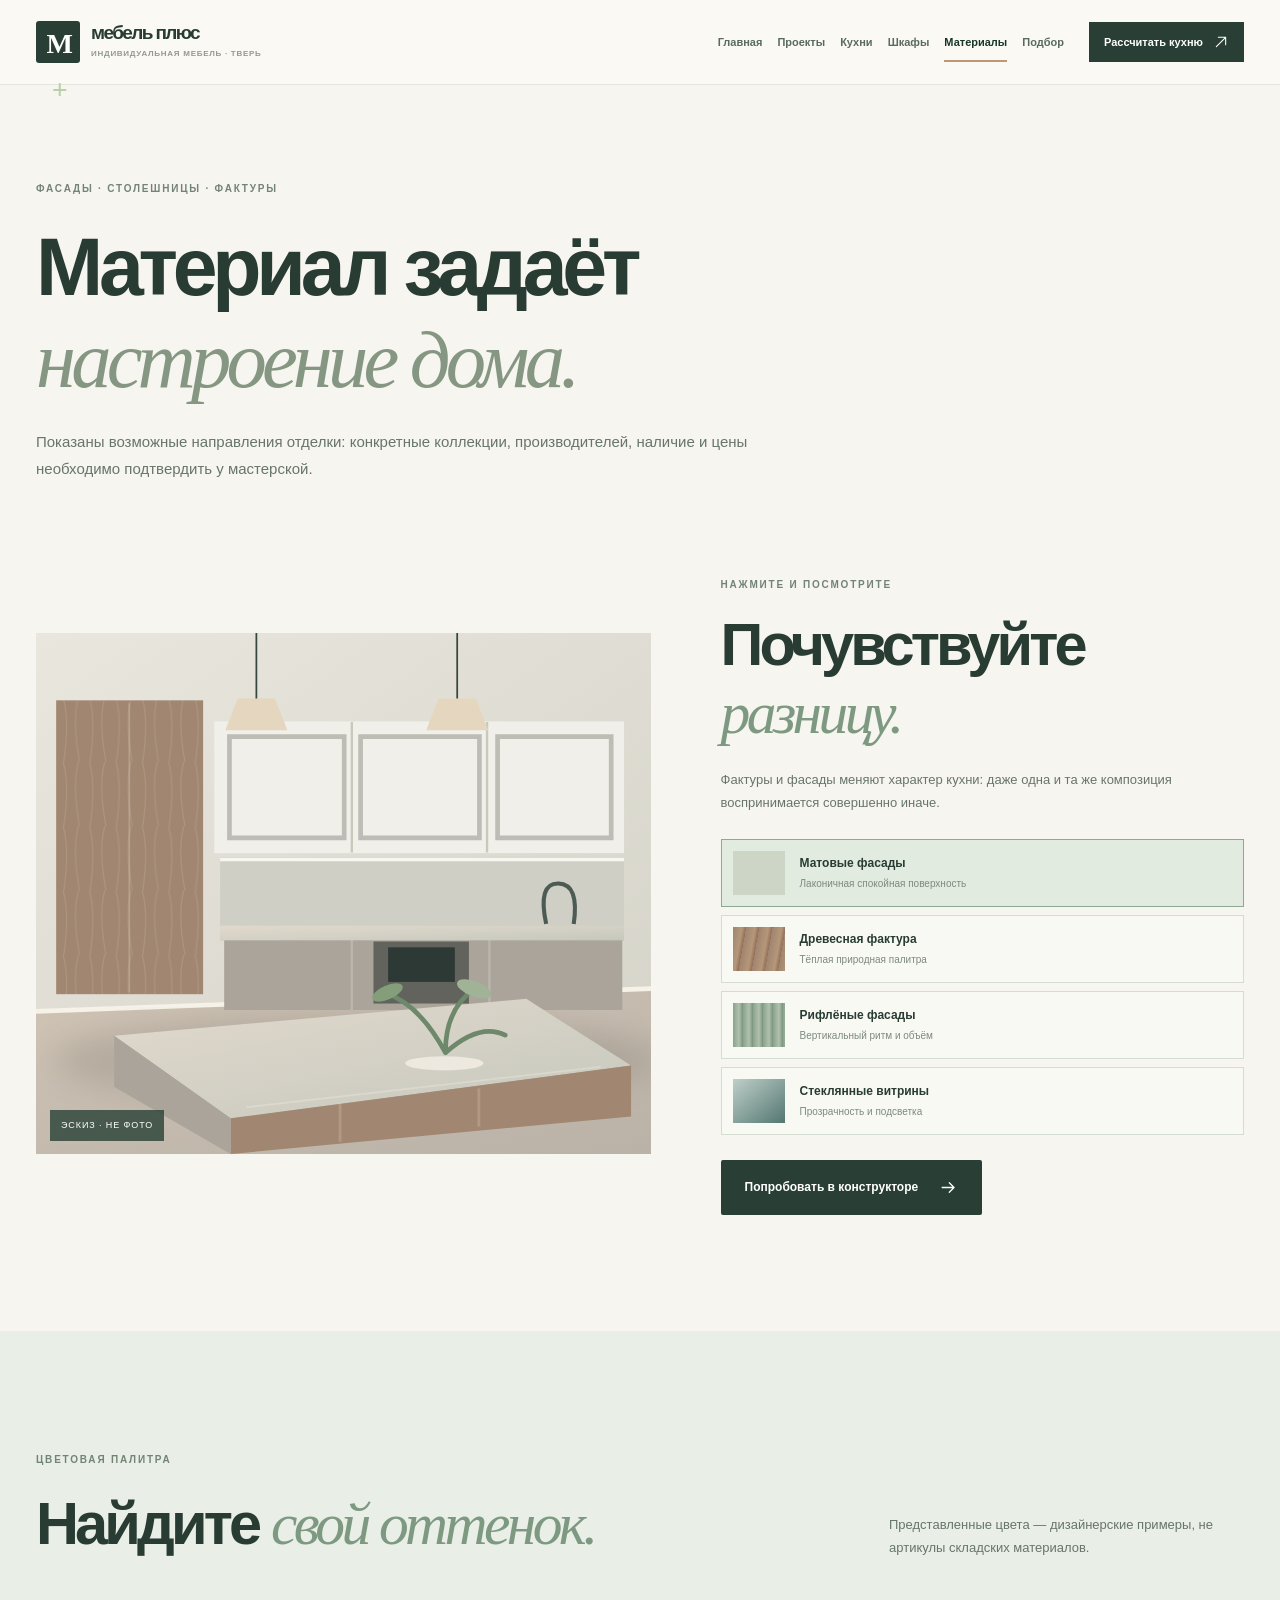
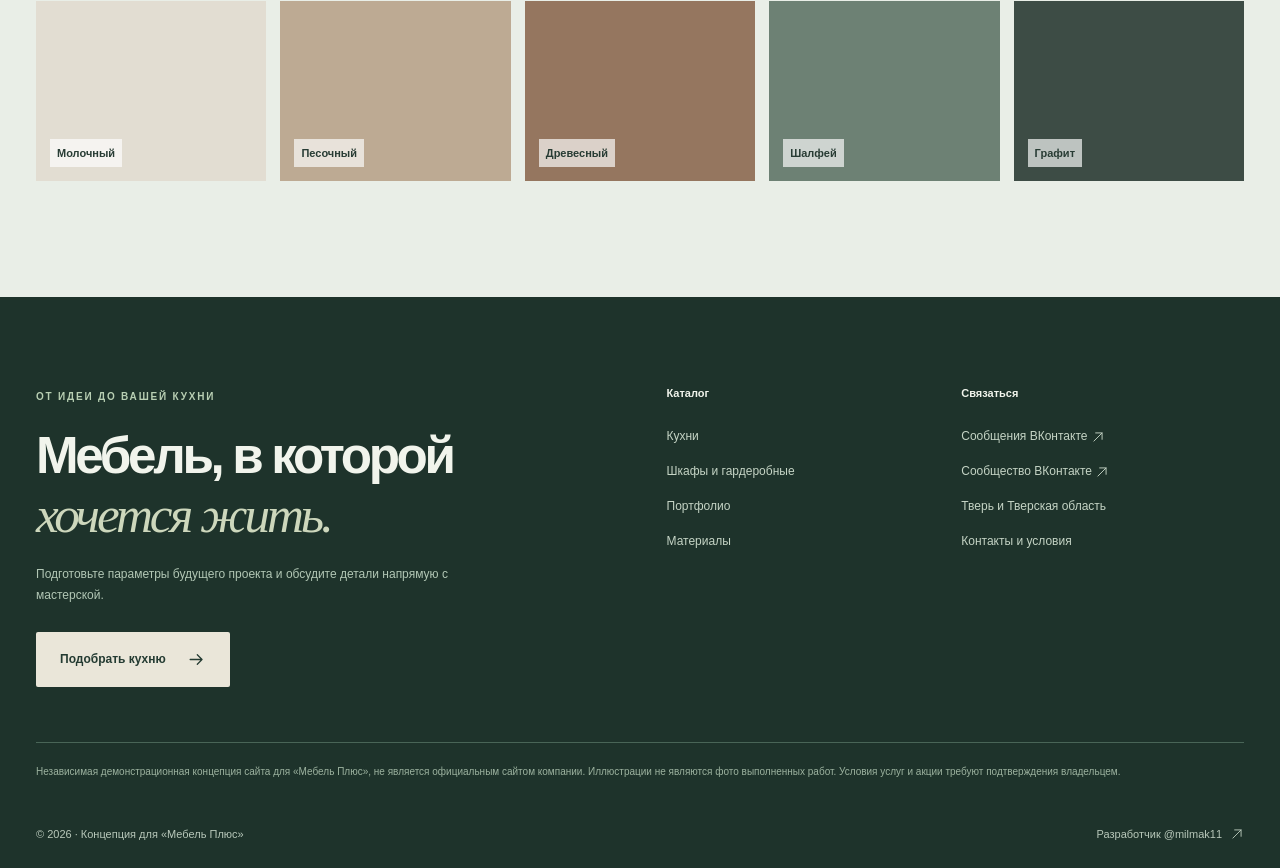
<file: materials.html>
<!doctype html><html lang="ru"><head><meta charset="utf-8"><meta name="viewport" content="width=device-width, initial-scale=1"><meta name="robots" content="noindex,nofollow,noarchive"><meta name="theme-color" content="#293F36"><meta name="description" content="Цветовые сочетания, рифлёные и матовые фасады, стекло и древесные фактуры."><title>Фасады и материалы — Мебель Плюс</title><link rel="icon" href="assets/favicon.svg" type="image/svg+xml"><link rel="stylesheet" href="assets/style.css"></head><body data-page="materials.html"><header class="header" id="top"><div class="wrap header-in"><a class="logo" href="index.html" aria-label="Мебель Плюс — главная"><span class="logo-mark">М<span>+</span></span><span><b>мебель плюс</b><small>ИНДИВИДУАЛЬНАЯ МЕБЕЛЬ · ТВЕРЬ</small></span></a><nav class="nav" id="mainNav" aria-label="Главное меню"><a href="index.html" class="">Главная</a><a href="projects.html" class="">Проекты</a><a href="kitchens.html" class="">Кухни</a><a href="storage.html" class="">Шкафы</a><a href="materials.html" class="active">Материалы</a><a href="planner.html" class="">Подбор</a><a href="contacts.html" class="nav-contacts">Контакты</a></nav><div class="head-actions"><a class="header-cta" href="planner.html">Рассчитать кухню <svg class="icon" viewBox="0 0 24 24" fill="none" stroke="currentColor" stroke-width="1.6" stroke-linecap="round" stroke-linejoin="round" aria-hidden="true"><path d="M5 19 19 5M8 5h11v11"/></svg></a><button class="hamburger" id="menuToggle" type="button" aria-label="Открыть меню" aria-controls="mainNav" aria-expanded="false"><svg class="icon" viewBox="0 0 24 24" fill="none" stroke="currentColor" stroke-width="1.6" stroke-linecap="round" stroke-linejoin="round" aria-hidden="true"><path d="M4 7h16M4 12h16M4 17h16"/></svg></button></div></div></header><main id="main"><section class="page-lead wrap"><span class="overline">ФАСАДЫ · СТОЛЕШНИЦЫ · ФАКТУРЫ</span><h1>Материал задаёт<br><em>настроение дома.</em></h1><p>Показаны возможные направления отделки: конкретные коллекции, производителей, наличие и цены необходимо подтвердить у мастерской.</p></section><section class="section tight"><div class="wrap materials-layout"><div class="materials-showcase"><img id="materialHero" src="assets/scenes/materials.svg" alt="Авторская иллюстрация кухни с разными материалами"><span>ЭСКИЗ · НЕ ФОТО</span></div><div class="materials-info"><span class="overline">НАЖМИТЕ И ПОСМОТРИТЕ</span><h2>Почувствуйте <em>разницу.</em></h2><p>Фактуры и фасады меняют характер кухни: даже одна и та же композиция воспринимается совершенно иначе.</p><div class="material-switches" id="materialSwitches"><button class="material-switch active" data-finish="matte" aria-pressed="true"><span class="mini-swatch m-matte"></span><span><strong>Матовые фасады</strong><small>Лаконичная спокойная поверхность</small></span></button><button class="material-switch" data-finish="wood" aria-pressed="false"><span class="mini-swatch m-wood"></span><span><strong>Древесная фактура</strong><small>Тёплая природная палитра</small></span></button><button class="material-switch" data-finish="fluted" aria-pressed="false"><span class="mini-swatch m-fluted"></span><span><strong>Рифлёные фасады</strong><small>Вертикальный ритм и объём</small></span></button><button class="material-switch" data-finish="glass" aria-pressed="false"><span class="mini-swatch m-glass"></span><span><strong>Стеклянные витрины</strong><small>Прозрачность и подсветка</small></span></button></div><a href="planner.html" class="btn btn-dark">Попробовать в конструкторе <svg class="icon" viewBox="0 0 24 24" fill="none" stroke="currentColor" stroke-width="1.6" stroke-linecap="round" stroke-linejoin="round" aria-hidden="true"><path d="M4 12h15m-6-6 6 6-6 6"/></svg></a></div></div></section><section class="section light-section"><div class="wrap"><div class="head-line"><div><span class="overline">ЦВЕТОВАЯ ПАЛИТРА</span><h2>Найдите <em>свой оттенок.</em></h2></div><p>Представленные цвета — дизайнерские примеры, не артикулы складских материалов.</p></div><div class="palette"><div style="--c:#E2DDD2"><strong>Молочный</strong></div><div style="--c:#BDAA93"><strong>Песочный</strong></div><div style="--c:#95765F"><strong>Древесный</strong></div><div style="--c:#6D8174"><strong>Шалфей</strong></div><div style="--c:#3D4C45"><strong>Графит</strong></div></div></div></section></main><footer class="footer"><div class="wrap"><div class="footer-grid"><div><span class="overline on-dark">ОТ ИДЕИ ДО ВАШЕЙ КУХНИ</span><h2>Мебель, в которой<br><em>хочется жить.</em></h2><p>Подготовьте параметры будущего проекта и обсудите детали напрямую с мастерской.</p><a class="btn btn-cream" href="planner.html">Подобрать кухню <svg class="icon" viewBox="0 0 24 24" fill="none" stroke="currentColor" stroke-width="1.6" stroke-linecap="round" stroke-linejoin="round" aria-hidden="true"><path d="M4 12h15m-6-6 6 6-6 6"/></svg></a></div><div class="footer-links"><b>Каталог</b><a href="kitchens.html">Кухни</a><a href="storage.html">Шкафы и гардеробные</a><a href="projects.html">Портфолио</a><a href="materials.html">Материалы</a></div><div class="footer-links"><b>Связаться</b><a href="https://vk.me/mebelnazakaz70" target="_blank" rel="noopener noreferrer">Сообщения ВКонтакте <svg class="icon" viewBox="0 0 24 24" fill="none" stroke="currentColor" stroke-width="1.6" stroke-linecap="round" stroke-linejoin="round" aria-hidden="true"><path d="M5 19 19 5M8 5h11v11"/></svg></a><a href="https://vk.com/mebelnazakaz70" target="_blank" rel="noopener noreferrer">Сообщество ВКонтакте <svg class="icon" viewBox="0 0 24 24" fill="none" stroke="currentColor" stroke-width="1.6" stroke-linecap="round" stroke-linejoin="round" aria-hidden="true"><path d="M5 19 19 5M8 5h11v11"/></svg></a><span>Тверь и Тверская область</span><a href="contacts.html">Контакты и условия</a></div></div><div class="foot-legal">Независимая демонстрационная концепция сайта для «Мебель Плюс», не является официальным сайтом компании. Иллюстрации не являются фото выполненных работ. Условия услуг и акции требуют подтверждения владельцем.</div><div class="foot-last"><span>© 2026 · Концепция для «Мебель Плюс»</span><a href="https://t.me/milmak11" target="_blank" rel="noopener noreferrer">Разработчик @milmak11 <svg class="icon" viewBox="0 0 24 24" fill="none" stroke="currentColor" stroke-width="1.6" stroke-linecap="round" stroke-linejoin="round" aria-hidden="true"><path d="M5 19 19 5M8 5h11v11"/></svg></a></div></div></footer><div class="bottom-mobile"><a href="planner.html"><svg class="icon" viewBox="0 0 24 24" fill="none" stroke="currentColor" stroke-width="1.6" stroke-linecap="round" stroke-linejoin="round" aria-hidden="true"><path d="m3 8 5-5 13 13-5 5L3 8Zm6 3 3-3m1 7 3-3"/></svg> Рассчитать мой проект <svg class="icon" viewBox="0 0 24 24" fill="none" stroke="currentColor" stroke-width="1.6" stroke-linecap="round" stroke-linejoin="round" aria-hidden="true"><path d="M4 12h15m-6-6 6 6-6 6"/></svg></a></div><dialog id="projectDialog" class="dialog"><button type="button" class="dialog-close" id="dialogClose" aria-label="Закрыть"><svg class="icon" viewBox="0 0 24 24" fill="none" stroke="currentColor" stroke-width="1.6" stroke-linecap="round" stroke-linejoin="round" aria-hidden="true"><path d="M5 5l14 14M19 5 5 19"/></svg></button><div id="dialogInside"></div></dialog><div id="toast" class="toast" role="status" aria-live="polite"></div><script src="assets/data.js"></script><script src="assets/app.js"></script></body></html>
</file>
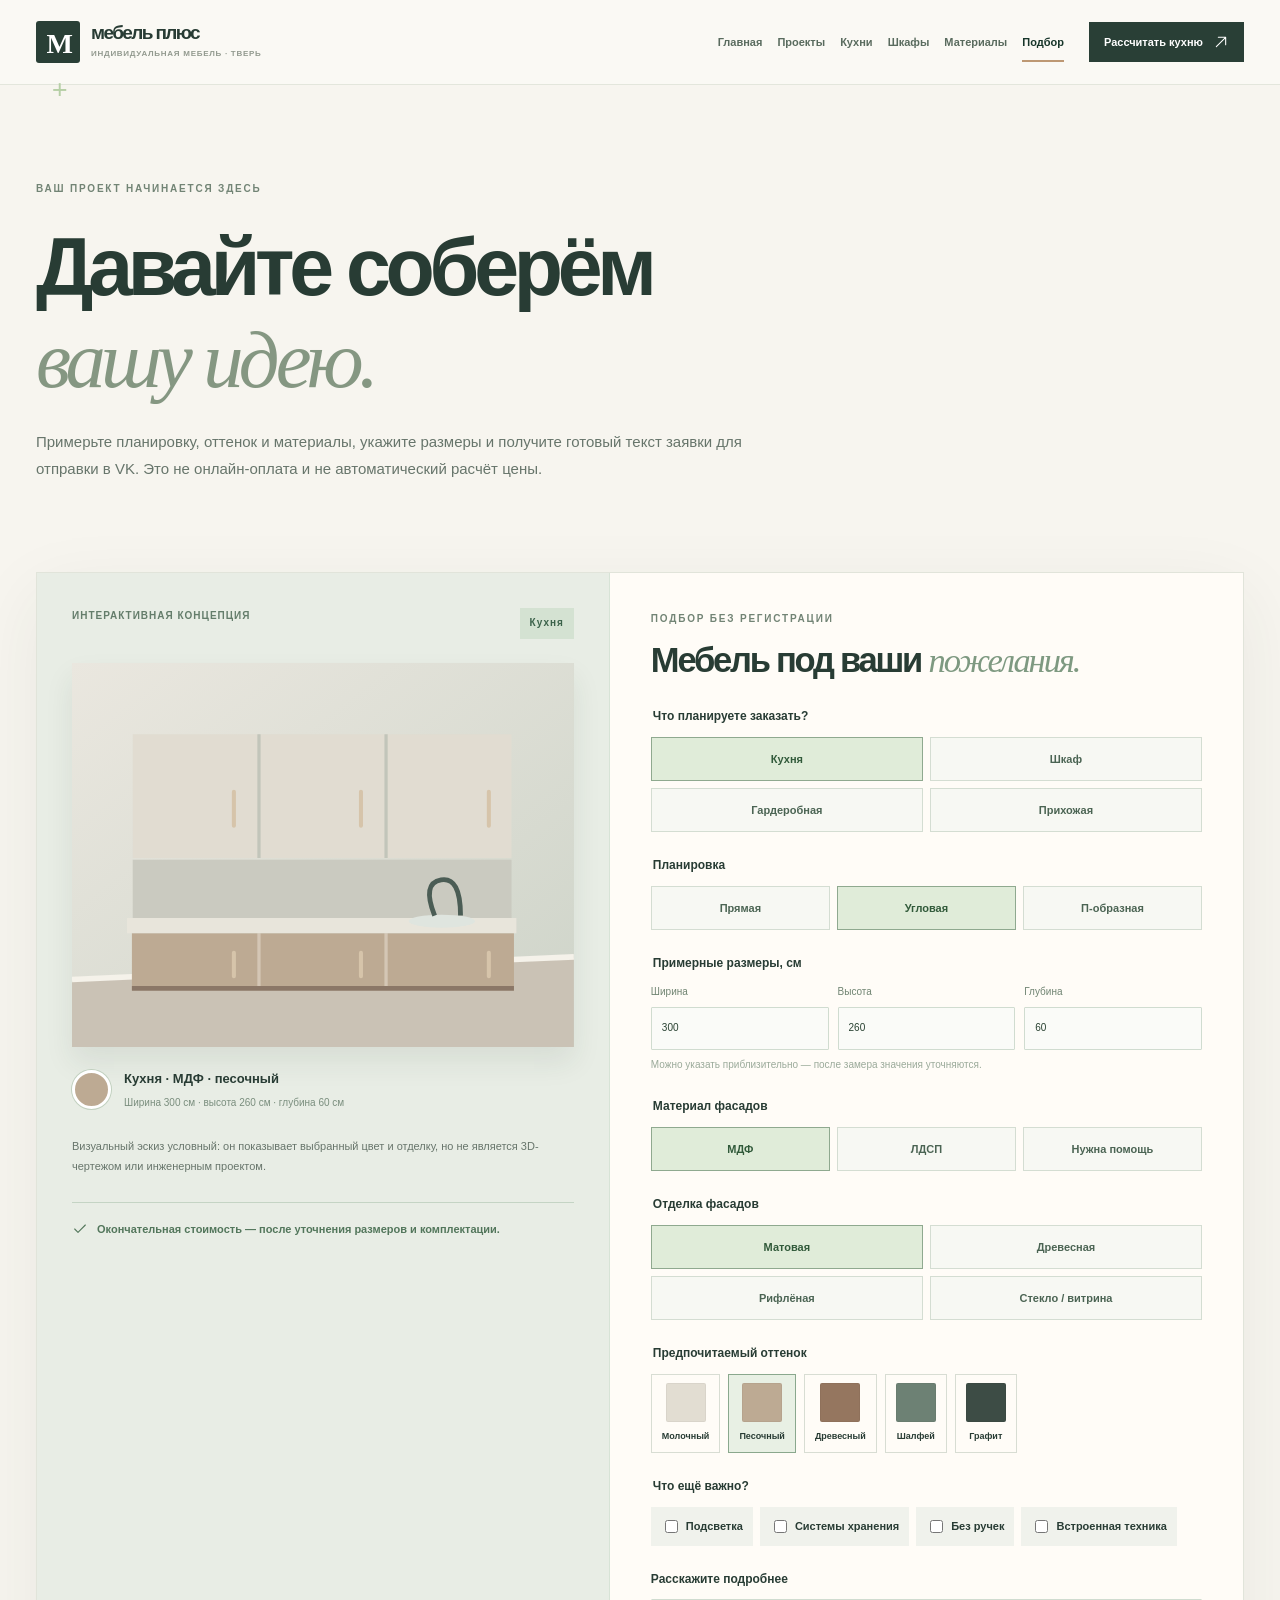
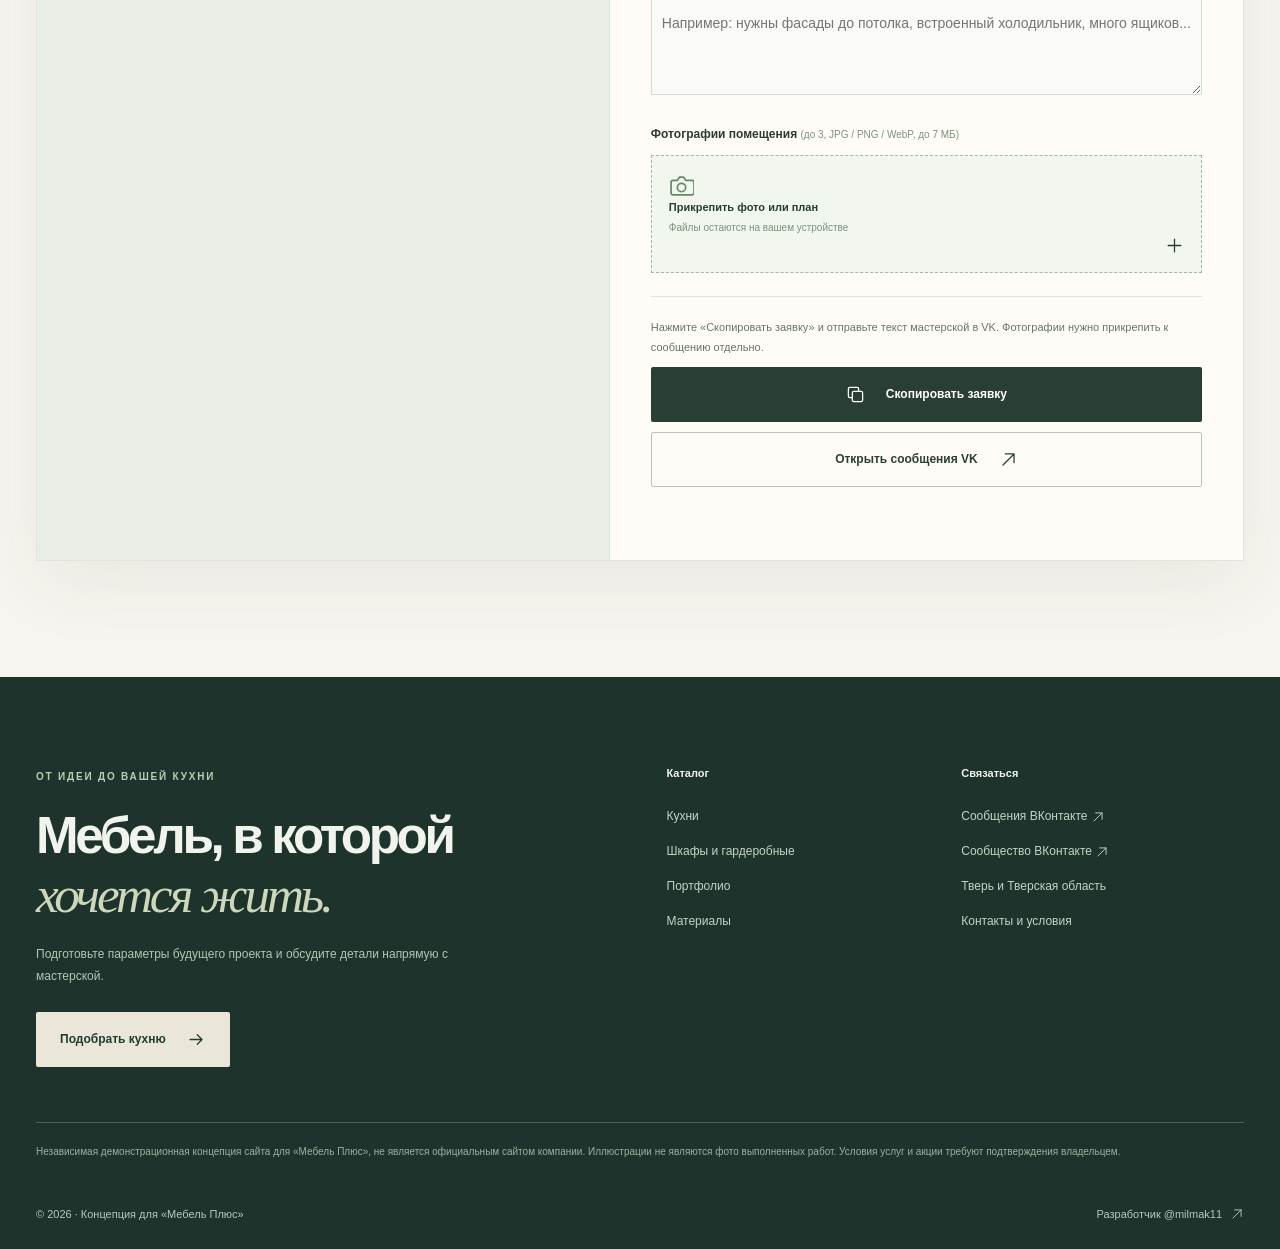
<file: planner.html>
<!doctype html><html lang="ru"><head><meta charset="utf-8"><meta name="viewport" content="width=device-width, initial-scale=1"><meta name="robots" content="noindex,nofollow,noarchive"><meta name="theme-color" content="#293F36"><meta name="description" content="Интерактивный подбор кухни, планировка, размеры, оттенки, наполнение, заявка в VK."><title>Подбор кухни и заявка на расчёт — Мебель Плюс</title><link rel="icon" href="assets/favicon.svg" type="image/svg+xml"><link rel="stylesheet" href="assets/style.css"></head><body data-page="planner.html"><header class="header" id="top"><div class="wrap header-in"><a class="logo" href="index.html" aria-label="Мебель Плюс — главная"><span class="logo-mark">М<span>+</span></span><span><b>мебель плюс</b><small>ИНДИВИДУАЛЬНАЯ МЕБЕЛЬ · ТВЕРЬ</small></span></a><nav class="nav" id="mainNav" aria-label="Главное меню"><a href="index.html" class="">Главная</a><a href="projects.html" class="">Проекты</a><a href="kitchens.html" class="">Кухни</a><a href="storage.html" class="">Шкафы</a><a href="materials.html" class="">Материалы</a><a href="planner.html" class="active">Подбор</a><a href="contacts.html" class="nav-contacts">Контакты</a></nav><div class="head-actions"><a class="header-cta" href="planner.html">Рассчитать кухню <svg class="icon" viewBox="0 0 24 24" fill="none" stroke="currentColor" stroke-width="1.6" stroke-linecap="round" stroke-linejoin="round" aria-hidden="true"><path d="M5 19 19 5M8 5h11v11"/></svg></a><button class="hamburger" id="menuToggle" type="button" aria-label="Открыть меню" aria-controls="mainNav" aria-expanded="false"><svg class="icon" viewBox="0 0 24 24" fill="none" stroke="currentColor" stroke-width="1.6" stroke-linecap="round" stroke-linejoin="round" aria-hidden="true"><path d="M4 7h16M4 12h16M4 17h16"/></svg></button></div></div></header><main id="main"><section class="page-lead wrap planner-intro"><span class="overline">ВАШ ПРОЕКТ НАЧИНАЕТСЯ ЗДЕСЬ</span><h1>Давайте соберём<br><em>вашу идею.</em></h1><p>Примерьте планировку, оттенок и материалы, укажите размеры и получите готовый текст заявки для отправки в VK. Это не онлайн-оплата и не автоматический расчёт цены.</p></section><section class="section tight"><div class="wrap builder"><div class="builder-preview"><div class="preview-head"><span>ИНТЕРАКТИВНАЯ КОНЦЕПЦИЯ</span><span id="previewName">Кухня</span></div><svg id="liveSVG" viewBox="0 0 620 475" role="img" aria-label="Условный интерактивный эскиз фасадов"><defs><linearGradient id="liveWall" x1="0" y1="0" x2="1" y2="1"><stop stop-color="#EAE7DF"/><stop offset="1" stop-color="#CED4C9"/></linearGradient><pattern id="liveFlute" width="20" height="50" patternUnits="userSpaceOnUse"><path d="M10 0v50" stroke="#FFFFFF" opacity=".4" stroke-width="3"/></pattern><pattern id="liveWood" width="38" height="60" patternUnits="userSpaceOnUse"><path d="M8 0q-13 29 0 60M26 0q10 34 0 60" stroke="#FFFFFF" opacity=".25" stroke-width="2" fill="none"/></pattern></defs><rect width="620" height="475" fill="url(#liveWall)"/><path d="M0 390 620 362v113H0Z" fill="#CAC2B5"/><path d="M0 391 620 363" stroke="#F5F2EA" stroke-width="7"/><rect id="cabinetTop" x="75" y="88" width="468" height="153" fill="#E1DCD1"/><path d="M231 88v153M388 88v153" stroke="#C2C5BA" stroke-width="4"/><rect x="75" y="243" width="468" height="75" fill="#CACAC0"/><path id="counter" d="M68 315h481v19H68z" fill="#E8E5DB"/><rect id="cabinetBottom" x="74" y="334" width="472" height="70" fill="#897668"/><path d="M231 334v70M388 334v70" stroke="#F7F2E9" opacity=".4" stroke-width="4"/><g id="livePattern" opacity=".65"><rect x="75" y="88" width="468" height="153" fill="url(#liveFlute)"/></g><g id="liveGlass" style="display:none"><rect x="394" y="94" width="141" height="140" fill="#8EA6A1" opacity=".8"/><path d="M407 146h115M407 190h115" stroke="#D8DED6" stroke-width="5"/></g><g id="liveHandles"><path d="M200 159v42M357 159v42M515 159v42M200 358v29M357 358v29M515 358v29" stroke="#D6C4AA" stroke-width="5" stroke-linecap="round"/></g><g id="liveLight" style="display:none"><path d="M85 241h449" stroke="#F8E0A0" stroke-width="12"/></g><path id="extraCorner" d="M74 402h472v0H74Z" fill="#8B7767"/><ellipse cx="457" cy="319" rx="41" ry="8" fill="#DFE5DF"/><path d="M448 312q-16-40 8-44t24 44" fill="none" stroke="#4B5D55" stroke-width="6"/></svg><div class="preview-details"><div class="preview-dot" id="previewDot"></div><div><b id="previewLabel">Кухня · МДФ · песочный</b><small id="previewMeasurements">Ширина 300 см · высота 260 см · глубина 60 см</small></div></div><p>Визуальный эскиз условный: он показывает выбранный цвет и отделку, но не является 3D-чертежом или инженерным проектом.</p><div class="builder-note"><svg class="icon" viewBox="0 0 24 24" fill="none" stroke="currentColor" stroke-width="1.6" stroke-linecap="round" stroke-linejoin="round" aria-hidden="true"><path d="m4 12 5 5L20 6"/></svg> Окончательная стоимость — после уточнения размеров и комплектации.</div></div><form class="builder-form" id="builderForm" novalidate><div class="builder-header"><span class="overline">ПОДБОР БЕЗ РЕГИСТРАЦИИ</span><h2>Мебель под ваши <em>пожелания.</em></h2></div><fieldset><legend>Что планируете заказать?</legend><div class="options four"><label><input type="radio" name="kind" value="Кухня" checked><span>Кухня</span></label><label><input type="radio" name="kind" value="Шкаф"><span>Шкаф</span></label><label><input type="radio" name="kind" value="Гардеробная"><span>Гардеробная</span></label><label><input type="radio" name="kind" value="Прихожая"><span>Прихожая</span></label></div></fieldset><fieldset><legend>Планировка</legend><div class="options three"><label><input type="radio" name="shape" value="Прямая"><span>Прямая</span></label><label><input type="radio" name="shape" value="Угловая" checked><span>Угловая</span></label><label><input type="radio" name="shape" value="П-образная"><span>П-образная</span></label></div></fieldset><fieldset><legend>Примерные размеры, см</legend><div class="dims"><label>Ширина<input id="width" type="number" min="40" max="2000" value="300" required></label><label>Высота<input id="height" type="number" min="40" max="500" value="260" required></label><label>Глубина<input id="depth" type="number" min="20" max="200" value="60" required></label></div><small class="field-hint">Можно указать приблизительно — после замера значения уточняются.</small></fieldset><fieldset><legend>Материал фасадов</legend><div class="options three"><label><input type="radio" name="material" value="МДФ" checked><span>МДФ</span></label><label><input type="radio" name="material" value="ЛДСП"><span>ЛДСП</span></label><label><input type="radio" name="material" value="Нужна помощь"><span>Нужна помощь</span></label></div></fieldset><fieldset><legend>Отделка фасадов</legend><div class="options two"><label><input type="radio" name="finish" value="Матовая" checked><span>Матовая</span></label><label><input type="radio" name="finish" value="Древесная"><span>Древесная</span></label><label><input type="radio" name="finish" value="Рифлёная"><span>Рифлёная</span></label><label><input type="radio" name="finish" value="Стекло"><span>Стекло / витрина</span></label></div></fieldset><fieldset><legend>Предпочитаемый оттенок</legend><div class="shades"><label><input type="radio" name="shade" value="Молочный"><span style="--color:#E2DDD2"></span><small>Молочный</small></label><label><input type="radio" name="shade" value="Песочный" checked><span style="--color:#BDAA93"></span><small>Песочный</small></label><label><input type="radio" name="shade" value="Древесный"><span style="--color:#95765F"></span><small>Древесный</small></label><label><input type="radio" name="shade" value="Шалфей"><span style="--color:#6D8174"></span><small>Шалфей</small></label><label><input type="radio" name="shade" value="Графит"><span style="--color:#3D4C45"></span><small>Графит</small></label></div></fieldset><fieldset><legend>Что ещё важно?</legend><div class="checks"><label><input type="checkbox" name="extra" value="Подсветка"> Подсветка</label><label><input type="checkbox" name="extra" value="Системы хранения"> Системы хранения</label><label><input type="checkbox" name="extra" value="Без ручек"> Без ручек</label><label><input type="checkbox" name="extra" value="Встроенная техника"> Встроенная техника</label></div></fieldset><div class="field"><label for="notes">Расскажите подробнее</label><textarea id="notes" rows="3" placeholder="Например: нужны фасады до потолка, встроенный холодильник, много ящиков..."></textarea></div><div class="field"><label for="photos">Фотографии помещения <small>(до 3, JPG / PNG / WebP, до 7 МБ)</small></label><label class="upload" for="photos"><svg class="icon" viewBox="0 0 24 24" fill="none" stroke="currentColor" stroke-width="1.6" stroke-linecap="round" stroke-linejoin="round" aria-hidden="true"><path d="M4 7h4l2-3h4l2 3h6a2 2 0 0 1 2 2v10a2 2 0 0 1-2 2H4a2 2 0 0 1-2-2V9a2 2 0 0 1 2-2Z"/><circle cx="12" cy="14" r="4"/></svg> <span><strong>Прикрепить фото или план</strong><small>Файлы остаются на вашем устройстве</small></span><svg class="icon" viewBox="0 0 24 24" fill="none" stroke="currentColor" stroke-width="1.6" stroke-linecap="round" stroke-linejoin="round" aria-hidden="true"><path d="M12 4v16M4 12h16"/></svg></label><input type="file" id="photos" accept="image/png,image/jpeg,image/webp" multiple hidden><div id="photoList" class="photos"></div></div><div class="builder-cta"><p>Нажмите «Скопировать заявку» и отправьте текст мастерской в VK. Фотографии нужно прикрепить к сообщению отдельно.</p><button type="submit" class="btn btn-dark" id="submitRequest"><svg class="icon" viewBox="0 0 24 24" fill="none" stroke="currentColor" stroke-width="1.6" stroke-linecap="round" stroke-linejoin="round" aria-hidden="true"><rect x="8" y="8" width="13" height="13" rx="2"/><path d="M16 8V5a2 2 0 0 0-2-2H5a2 2 0 0 0-2 2v9a2 2 0 0 0 2 2h3"/></svg> Скопировать заявку</button><a href="https://vk.me/mebelnazakaz70" target="_blank" rel="noopener noreferrer" class="btn btn-outline">Открыть сообщения VK <svg class="icon" viewBox="0 0 24 24" fill="none" stroke="currentColor" stroke-width="1.6" stroke-linecap="round" stroke-linejoin="round" aria-hidden="true"><path d="M5 19 19 5M8 5h11v11"/></svg></a><div id="requestStatus" role="status" aria-live="polite"></div></div></form></div></section></main><footer class="footer"><div class="wrap"><div class="footer-grid"><div><span class="overline on-dark">ОТ ИДЕИ ДО ВАШЕЙ КУХНИ</span><h2>Мебель, в которой<br><em>хочется жить.</em></h2><p>Подготовьте параметры будущего проекта и обсудите детали напрямую с мастерской.</p><a class="btn btn-cream" href="planner.html">Подобрать кухню <svg class="icon" viewBox="0 0 24 24" fill="none" stroke="currentColor" stroke-width="1.6" stroke-linecap="round" stroke-linejoin="round" aria-hidden="true"><path d="M4 12h15m-6-6 6 6-6 6"/></svg></a></div><div class="footer-links"><b>Каталог</b><a href="kitchens.html">Кухни</a><a href="storage.html">Шкафы и гардеробные</a><a href="projects.html">Портфолио</a><a href="materials.html">Материалы</a></div><div class="footer-links"><b>Связаться</b><a href="https://vk.me/mebelnazakaz70" target="_blank" rel="noopener noreferrer">Сообщения ВКонтакте <svg class="icon" viewBox="0 0 24 24" fill="none" stroke="currentColor" stroke-width="1.6" stroke-linecap="round" stroke-linejoin="round" aria-hidden="true"><path d="M5 19 19 5M8 5h11v11"/></svg></a><a href="https://vk.com/mebelnazakaz70" target="_blank" rel="noopener noreferrer">Сообщество ВКонтакте <svg class="icon" viewBox="0 0 24 24" fill="none" stroke="currentColor" stroke-width="1.6" stroke-linecap="round" stroke-linejoin="round" aria-hidden="true"><path d="M5 19 19 5M8 5h11v11"/></svg></a><span>Тверь и Тверская область</span><a href="contacts.html">Контакты и условия</a></div></div><div class="foot-legal">Независимая демонстрационная концепция сайта для «Мебель Плюс», не является официальным сайтом компании. Иллюстрации не являются фото выполненных работ. Условия услуг и акции требуют подтверждения владельцем.</div><div class="foot-last"><span>© 2026 · Концепция для «Мебель Плюс»</span><a href="https://t.me/milmak11" target="_blank" rel="noopener noreferrer">Разработчик @milmak11 <svg class="icon" viewBox="0 0 24 24" fill="none" stroke="currentColor" stroke-width="1.6" stroke-linecap="round" stroke-linejoin="round" aria-hidden="true"><path d="M5 19 19 5M8 5h11v11"/></svg></a></div></div></footer><div class="bottom-mobile"><a href="planner.html"><svg class="icon" viewBox="0 0 24 24" fill="none" stroke="currentColor" stroke-width="1.6" stroke-linecap="round" stroke-linejoin="round" aria-hidden="true"><path d="m3 8 5-5 13 13-5 5L3 8Zm6 3 3-3m1 7 3-3"/></svg> Рассчитать мой проект <svg class="icon" viewBox="0 0 24 24" fill="none" stroke="currentColor" stroke-width="1.6" stroke-linecap="round" stroke-linejoin="round" aria-hidden="true"><path d="M4 12h15m-6-6 6 6-6 6"/></svg></a></div><dialog id="projectDialog" class="dialog"><button type="button" class="dialog-close" id="dialogClose" aria-label="Закрыть"><svg class="icon" viewBox="0 0 24 24" fill="none" stroke="currentColor" stroke-width="1.6" stroke-linecap="round" stroke-linejoin="round" aria-hidden="true"><path d="M5 5l14 14M19 5 5 19"/></svg></button><div id="dialogInside"></div></dialog><div id="toast" class="toast" role="status" aria-live="polite"></div><script src="assets/data.js"></script><script src="assets/app.js"></script></body></html>
</file>
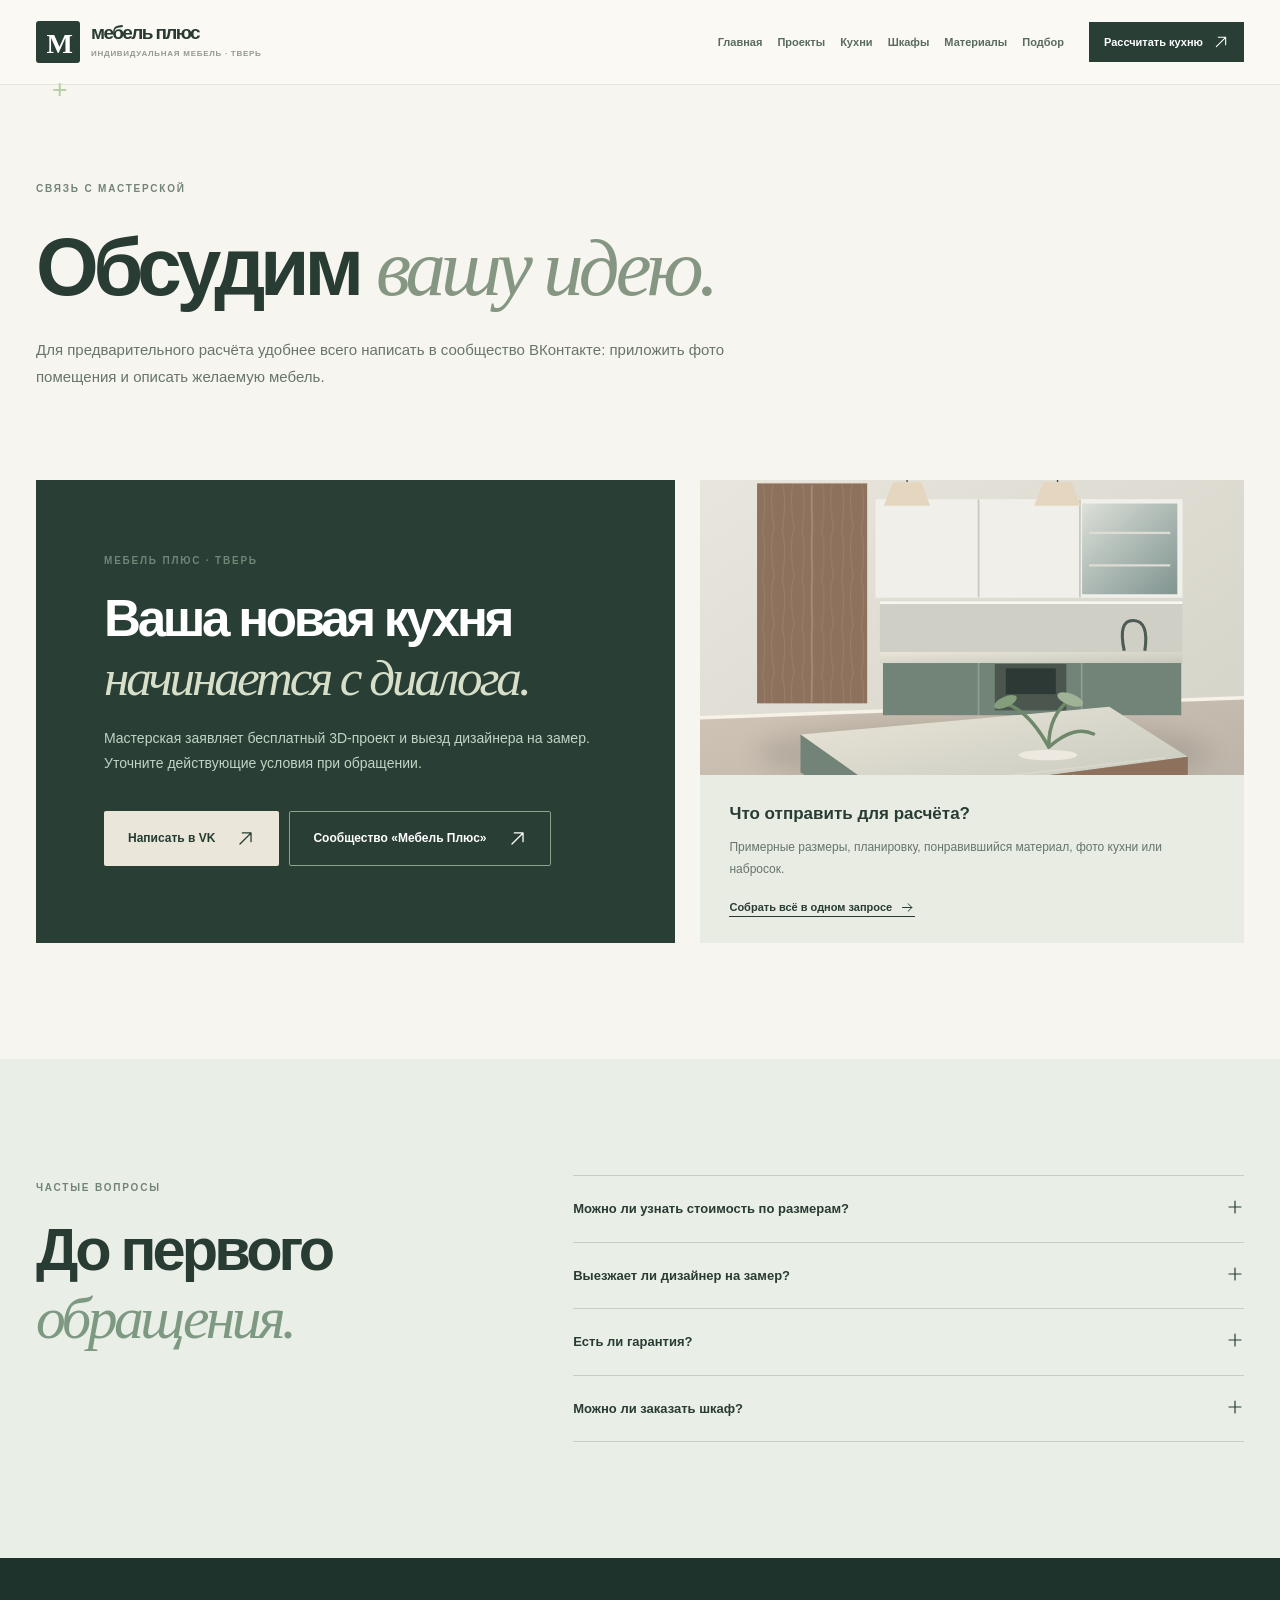
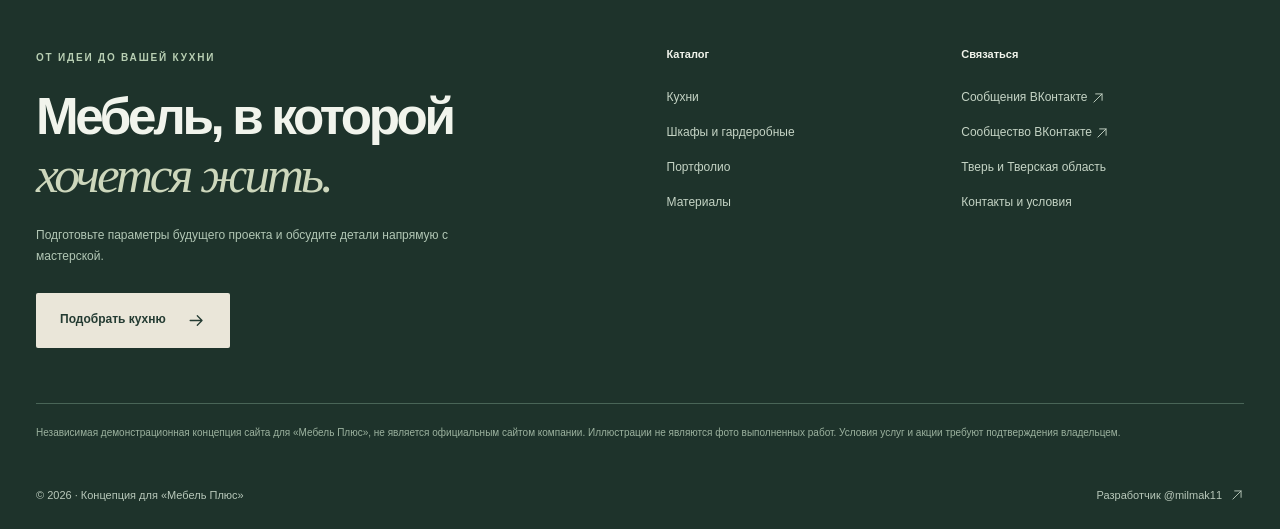
<file: preview-contacts-offline.html>
<!doctype html><html lang="ru"><head><meta charset="utf-8"><meta name="viewport" content="width=device-width, initial-scale=1"><meta name="robots" content="noindex,nofollow,noarchive"><meta name="theme-color" content="#293F36"><meta name="description" content="Контакты Мебель Плюс в Твери, запрос на расчёт кухни и вопросы о замере."><title>Контакты — Мебель Плюс Тверь</title><link rel="icon" href="[data-uri]" type="image/svg+xml"><style>:root{--bg:#F7F5EF;--paper:#FFFCF7;--ink:#283C34;--forest:#293F36;--soft:#67756B;--muted:#89938A;--accent:#B4C5A5;--gold:#BD9873;--stroke:#DDDFD6;--sand:#ECE9DF;--serif:Georgia,'Times New Roman',serif;--sans:'Manrope','Inter',-apple-system,BlinkMacSystemFont,'Segoe UI',Arial,sans-serif;--ease:cubic-bezier(.22,1,.36,1)}*{box-sizing:border-box}html{scroll-behavior:smooth;scroll-padding-top:85px}body{background:var(--bg);color:var(--ink);margin:0;font-family:var(--sans);font-size:14px;line-height:1.65;-webkit-font-smoothing:antialiased;overflow-x:hidden}body.modal-open{overflow:hidden}a{text-decoration:none;color:inherit}button,input,textarea,select{font:inherit}button{cursor:pointer}img{width:100%;height:auto;display:block}h1,h2,h3,p{margin:0}h1,h2,h3{font-weight:600;letter-spacing:-.065em;line-height:1.14}h1{font-size:clamp(59px,6.3vw,103px)}h2{font-size:clamp(42px,4.65vw,76px)}h3{font-size:24px}h1 em,h2 em{font-family:var(--serif);font-weight:400;letter-spacing:-.06em;color:#7E9981}p{line-height:1.78;color:var(--soft)}.icon{width:19px;height:19px;display:block;flex-shrink:0}.wrap{width:min(1440px,calc(100% - 110px));margin-inline:auto}.section{padding:116px 0}.section.tight{padding-top:42px}.overline{display:inline-flex;align-items:center;gap:11px;font-size:10px;font-weight:850;color:#728475;letter-spacing:.18em;text-transform:uppercase;line-height:1.7}.overline.on-dark{color:#B8CFB3}.dot{width:7px;height:7px;border-radius:100%;background:#8FB28D;box-shadow:0 0 0 5px #A3C6A12B}.btn{display:inline-flex;align-items:center;justify-content:center;gap:21px;padding:17px 23px;font-size:12px;line-height:1.3;font-weight:800;border:1px solid transparent;border-radius:2px;white-space:nowrap;transition:background .2s,transform .25s var(--ease),color .2s,border-color .2s}.btn:hover{transform:translateY(-3px)}.btn-dark{background:var(--forest);color:#fff}.btn-dark:hover{background:#476257}.btn-cream{background:#EAE6D9;color:#243B32}.btn-cream:hover{background:#fff}.btn-outline{background:transparent;border-color:#BAC5B9;color:var(--forest)}.btn-outline:hover{background:#E6ECE5}.btn-outline-light{background:transparent;color:#fff;border-color:#B3C5B3}.btn-outline-light:hover{background:#F4F4EC;color:var(--forest)}.text-link{display:inline-flex;align-items:center;gap:16px;border-bottom:1px solid #A6B1A5;padding-bottom:7px;font-size:12px;font-weight:850;transition:gap .2s}.text-link:hover{gap:22px}.text-link .icon{width:17px;height:17px}.header{height:85px;background:#FAF9F4F5;backdrop-filter:blur(15px);position:sticky;top:0;z-index:100;border-bottom:1px solid #E3E6DC}.header-in{height:100%;display:flex;align-items:center;gap:25px}.logo{display:flex;align-items:center;gap:11px;flex-shrink:0}.logo-mark{height:42px;width:44px;display:grid;place-items:center;background:var(--forest);border-radius:3px;color:white;font-family:var(--serif);font-weight:700;font-size:28px;letter-spacing:-.12em}.logo-mark span{color:#B6CFA6}.logo b{display:block;font-size:19px;letter-spacing:-.085em;font-weight:850;line-height:1.1}.logo small{display:block;font-size:8px;letter-spacing:.09em;color:#929A8F;font-weight:850;margin-top:3px}.nav{display:flex;align-items:center;justify-content:center;gap:24px;margin-left:auto}.nav a{white-space:nowrap;font-size:11px;color:#596B5E;font-weight:700;transition:color .2s}.nav a:hover,.nav a.active{color:#17362A}.nav a.active{position:relative}.nav a.active:after{content:'';position:absolute;left:0;right:0;bottom:-11px;height:2px;background:var(--gold)}.nav .nav-contacts{display:none}.head-actions{display:flex;align-items:center;gap:10px}.header-cta{display:inline-flex;align-items:center;gap:10px;padding:11px 15px;background:var(--forest);color:white;font-weight:750;font-size:11px;white-space:nowrap}.header-cta .icon{width:16px;height:16px}.hamburger{display:none;border:0;background:none;color:var(--forest);padding:8px}.hero{background:linear-gradient(115deg,#F7F5EF,#ECEEE7);overflow:hidden}.hero-grid{padding:66px 0 61px;display:grid;grid-template-columns:1fr 1.06fr;gap:59px;min-height:674px;align-items:center}.hero-text h1{margin:29px 0 27px;white-space:nowrap}.hero-text p{font-size:15px;max-width:490px}.hero-btns{display:flex;align-items:center;gap:29px;flex-wrap:wrap;margin-top:32px}.hero-facts{display:flex;flex-wrap:wrap;gap:14px;margin-top:48px}.hero-facts div{display:flex;align-items:center;gap:6px;font-size:10px;font-weight:730;color:#597160}.hero-facts .icon{height:14px;width:14px}.hero-asterisk{display:block;color:#9BA59B;font-size:9px;margin-top:13px}.hero-image{position:relative;border-radius:3px 3px 73px 3px;overflow:hidden;aspect-ratio:1.08/1;background:#BCC4B8;box-shadow:0 20px 62px #2F46391C}.hero-image>img{height:100%;object-fit:cover;transition:transform 1s var(--ease)}.hero-image:hover>img{transform:scale(1.035)}.hero-overlay{position:absolute;bottom:33px;left:25px;background:#FFFCF1EE;backdrop-filter:blur(10px);padding:17px 23px 17px 17px;display:flex;align-items:center;gap:14px;min-width:253px;box-shadow:0 12px 30px #31443A28}.circle-deco{width:47px;height:47px;border-radius:50%;display:grid;place-items:center;background:#DCE9D8;font-size:32px;color:#6E8B6B}.hero-overlay strong{display:block;font-family:var(--serif);font-size:18px;line-height:1.1;font-weight:500}.hero-overlay small{display:block;font-size:10px;color:#6D8172;margin-top:5px}.hero-art-label{position:absolute;top:17px;right:17px;color:white;background:#283B34B6;padding:8px 10px;font-size:8px;letter-spacing:.08em;font-weight:850}.hero-strip{display:flex;gap:22px;align-items:center;justify-content:space-between;border-top:1px solid #CAD3C6;padding:25px 0 28px;color:#6E8475;font-size:10px;font-weight:800;letter-spacing:.13em}.hero-strip span:nth-child(even){color:#B79B7B;font-size:14px}.head-line{display:flex;align-items:end;justify-content:space-between;gap:45px;margin-bottom:42px}.head-line h2{margin-top:20px}.head-line p{max-width:355px;font-size:13px}.head-line .text-link{white-space:nowrap;margin-bottom:8px}.services-section{background:#FFFCF7}.service-grid{display:grid;grid-template-columns:1.23fr 1fr 1fr;gap:18px;grid-auto-rows:440px}.service-card{position:relative;display:block;overflow:hidden;background:#BCC4B8;isolation:isolate}.service-card:before{content:'';position:absolute;inset:25% 0 0;background:linear-gradient(0deg,#142C24DB,transparent);z-index:1}.service-card img{width:100%;height:100%;object-fit:cover;transition:transform .8s var(--ease)}.service-card:hover img{transform:scale(1.06)}.service-counter{position:absolute;top:23px;left:24px;color:white;z-index:2;font-size:10px;font-weight:850;letter-spacing:.16em}.service-content{display:flex;align-items:end;gap:12px;position:absolute;left:25px;right:25px;bottom:27px;z-index:2;color:white;flex-direction:column;align-items:start}.service-content strong{font-size:clamp(22px,2.6vw,32px);letter-spacing:-.055em;line-height:1.15}.service-content small{font-size:12px;line-height:1.55;color:#E2E9DC;max-width:270px}.service-content b{align-self:flex-end;border:1px solid #D7E8D5AA;border-radius:50%;width:38px;height:38px;display:grid;place-items:center;margin-top:-35px}.service-content b .icon{height:17px;width:17px}.story-section{background:var(--forest);color:white}.story-grid{display:grid;grid-template-columns:.84fr 1.16fr;gap:65px;align-items:center}.story-copy h2{margin:22px 0 26px}.story-copy h2 em{color:#D4D8BA}.story-copy p{color:#C0CFC3;font-size:13px;max-width:460px}.story-chips{display:flex;gap:9px;flex-wrap:wrap;margin:24px 0 34px}.story-chips span{font-size:9px;padding:9px 11px;border:1px solid #698172;color:#C9DBC7;font-weight:850;letter-spacing:.08em}.story-art{position:relative}.story-art img{height:520px;object-fit:cover}.story-art>span{position:absolute;left:18px;bottom:18px;font-size:9px;letter-spacing:.09em;padding:8px 12px;color:#F2F2ED;background:#1D352ABA}.project-section{background:#FAF8F2}.project-grid{display:grid;grid-template-columns:repeat(3,minmax(0,1fr));gap:18px}.project-card{border:0;padding:0;text-align:left;color:var(--ink);background:transparent;min-width:0;cursor:pointer}.project-img{height:auto;aspect-ratio:1.21;position:relative;overflow:hidden;background:#D5D7CC}.project-img img{width:100%;height:100%;object-fit:cover;transition:transform .65s var(--ease)}.project-card:hover .project-img img{transform:scale(1.055)}.project-tag{position:absolute;top:15px;left:15px;color:#F6F6EE;background:#2F4338B8;letter-spacing:.1em;font-size:9px;font-weight:850;padding:8px 10px}.card-info{padding:19px 0 17px;display:flex;gap:16px;align-items:center;justify-content:space-between;border-bottom:1px solid #D8DFD5}.card-info>span:first-child{display:flex;flex-direction:column;gap:8px;min-width:0}.card-info small{font-size:10px;color:#8A9A89}.card-info strong{font-size:20px;line-height:1.22;letter-spacing:-.04em}.card-info em{font-style:normal;font-size:11px;color:#809082;line-height:1.5}.circle-action{width:36px;height:36px;border-radius:50%;border:1px solid #B9C8B8;display:grid;place-items:center;flex-shrink:0;transition:background .2s}.project-card:hover .circle-action{background:#DDEADE}.circle-action .icon{width:16px;height:16px}.notice{font-size:10px;color:#8C988E;margin-top:21px}.fabric-section{background:#EBEEE7}.fabric-grid{display:grid;grid-template-columns:1fr 1fr;gap:100px;align-items:center}.fabric-grid h2{margin:22px 0}.fabric-grid p{max-width:460px;font-size:13px;margin-bottom:25px}.samples{display:grid;grid-template-columns:1fr 1fr;gap:10px}.sample{aspect-ratio:1.08;border-radius:1px;box-shadow:inset 0 0 0 1px #0001;position:relative}.sample span{position:absolute;left:15px;bottom:15px;font-size:9px;font-weight:850;letter-spacing:.08em;color:#273A32;background:#FFFFFFC8;padding:6px 9px}.sample-wood{background:repeating-linear-gradient(99deg,transparent 0 16px,#ffffff16 18px,#573D3220 20px),linear-gradient(130deg,#C8AE91,#86634B)}.sample-matte{background:linear-gradient(120deg,#E7E2D7,#A9B6A9)}.sample-ribbed{background:repeating-linear-gradient(90deg,#FFFFFF14 0 6px,#243F3022 7px 11px),linear-gradient(130deg,#B2BDA9,#6C7C70)}.sample-stone{background:linear-gradient(152deg,transparent 37%,#8A8D8459 37.3%,transparent 38%,transparent 62%,#92918742 62.3%,transparent 63%),linear-gradient(145deg,#F7F2E7,#C8CCC2)}.samples>small{grid-column:span 2;text-align:right;color:#89988B;font-size:10px}.steps-section{background:#FAF8F2}.steps{display:grid;grid-template-columns:repeat(4,1fr);gap:29px}.steps article{border-top:1px solid #BCCBBE;padding-top:24px}.step-icon{width:52px;height:52px;background:#E1EADC;display:grid;place-items:center;border-radius:50%;margin:10px 0 35px}.step-icon .icon{width:23px;height:23px;color:#47614F}.steps h3{font-size:18px;margin-bottom:10px}.steps p{font-size:12px}.bottom-cta{background:#263E34;color:#fff;padding:73px 0}.cta-grid{display:flex;justify-content:space-between;align-items:center;gap:40px}.cta-grid h2{margin:14px 0 15px}.cta-grid h2 em{color:#C9D4BA}.cta-grid p{color:#BED0BF;max-width:465px}.page-lead{padding:91px 0 48px}.page-lead h1{margin:23px 0;max-width:1040px}.page-lead h1 em{color:#859782}.page-lead>p{max-width:750px;font-size:15px}.filter-bar{display:flex;justify-content:space-between;align-items:center;gap:15px;margin:0 0 30px}.filters{display:flex;flex-wrap:wrap;gap:8px}.filter{border:1px solid #D2DED0;background:#E9EEE6;color:#526958;padding:12px 19px;font-size:11px;font-weight:850}.filter.active,.filter:hover{background:var(--forest);color:#fff}.filter-count{font-size:12px;color:#758578;white-space:nowrap}.project-grid-all{row-gap:46px}.project-card[hidden]{display:none!important}.category-hero{position:relative;min-height:460px;overflow:hidden;background:#BEC3B8}.category-hero>img{height:470px;object-fit:cover}.category-hero:after{content:'';position:absolute;inset:0;background:linear-gradient(90deg,#11261DD6 0,#11261D47 65%,transparent)}.category-hero>div{position:absolute;z-index:2;left:58px;top:50%;transform:translateY(-50%);color:#fff;max-width:570px}.category-hero>div>span{font-size:10px;letter-spacing:.13em;font-weight:850}.category-hero h2{font-size:clamp(36px,4vw,65px);margin:18px 0 27px}.category-hero h2 em{color:#CBD6C1}.types-grid{display:grid;grid-template-columns:repeat(3,1fr);gap:18px}.types-grid article{background:#EDF1E9;padding:28px}.type-illustration{font-family:var(--serif);font-size:100px;color:#7D9981;line-height:1.1;min-height:145px}.types-grid article h3{font-size:24px;margin:12px 0}.types-grid p{font-size:12px;min-height:42px}.types-grid a{display:inline-flex;gap:10px;align-items:center;margin-top:20px;font-weight:850;font-size:11px;border-bottom:1px solid;padding-bottom:6px}.types-grid a .icon{width:15px;height:15px}.light-section{background:#E9EEE7}.features-grid{display:grid;grid-template-columns:repeat(3,1fr);gap:24px;margin-bottom:50px}.features-grid article{border-top:1px solid #C4CFC3;padding-top:26px}.features-grid article>.icon{color:#66826B;width:28px;height:28px;margin-bottom:28px}.features-grid article h3{font-size:23px;margin-bottom:10px}.features-grid p{font-size:12px}.materials-layout{display:grid;grid-template-columns:1.08fr .92fr;align-items:center;gap:70px}.materials-showcase{position:relative}.materials-showcase img{aspect-ratio:1.18;object-fit:cover}.materials-showcase>span{position:absolute;left:14px;bottom:13px;background:#274035C9;color:#fff;font-size:9px;padding:8px 11px;letter-spacing:.1em}.materials-info h2{margin:16px 0 20px}.materials-info>p{font-size:13px}.material-switches{margin:25px 0;display:grid;gap:8px}.material-switch{padding:11px;display:flex;align-items:center;gap:15px;border:1px solid #D5DDD3;background:#F9F9F3;text-align:left;color:var(--ink)}.material-switch.active{background:#E2EBE0;border-color:#8EA993}.material-switch strong{display:block;font-size:12px}.material-switch small{display:block;color:#7D8A7D;font-size:10px;margin-top:3px}.mini-swatch{height:44px;width:52px;display:block}.m-matte{background:#CCD5C6}.m-wood{background:repeating-linear-gradient(100deg,#A0846F,#B59779 9px,#936F59 13px)}.m-fluted{background:repeating-linear-gradient(90deg,#8CA28B,#B0C2AD 6px,#78927D 10px)}.m-glass{background:linear-gradient(140deg,#BFCFCA,#547771)}.palette{display:grid;grid-template-columns:repeat(5,1fr);gap:14px}.palette>div{background:var(--c);height:180px;position:relative}.palette strong{position:absolute;left:14px;bottom:14px;font-size:11px;padding:5px 7px;background:#FFFFFFA9}.planner-intro h1{max-width:850px}.builder{display:grid;grid-template-columns:.95fr 1.05fr;background:#FFFCF7;border:1px solid #E1E4DA;box-shadow:0 22px 70px #293C2D12}.builder-preview{background:#E8EDE5;padding:35px;border-right:1px solid #D7E3D6}.builder-preview{align-self:stretch}.preview-head{display:flex;justify-content:space-between;gap:13px;color:#647D6B;font-size:10px;letter-spacing:.1em;font-weight:850;margin-bottom:24px}.preview-head span:last-child{background:#D4E2D2;padding:7px 10px;color:#3B624A}.builder-preview svg#liveSVG{width:100%;height:auto;display:block;box-shadow:0 15px 27px #273E2C16;background:#D5DCD0}.preview-details{display:flex;align-items:center;gap:13px;margin-top:21px}.preview-dot{width:39px;height:39px;background:#BDAA93;flex-shrink:0;border-radius:50%;border:3px solid white;box-shadow:0 0 0 1px #C1D0BF}.preview-details b{font-size:13px;display:block}.preview-details small{font-size:10px;color:#7A8E7E;display:block;margin-top:5px}.builder-preview>p{font-size:11px;margin:26px 0}.builder-note{padding-top:17px;border-top:1px solid #C4D4C4;display:flex;align-items:center;gap:9px;font-size:11px;font-weight:750;color:#52765B}.builder-note .icon{width:16px;height:16px}.builder-form{padding:33px 41px 43px}.builder-header h2{font-size:clamp(29px,2.7vw,43px);margin:12px 0 26px}.builder-form fieldset{border:0;margin:0 0 24px;padding:0;min-width:0}.builder-form legend,.field>label{display:block;font-size:12px;font-weight:850;margin-bottom:10px}.options{display:grid;gap:7px}.options.four{grid-template-columns:repeat(2,minmax(0,1fr))}.options.three{grid-template-columns:repeat(3,minmax(0,1fr))}.options.two{grid-template-columns:repeat(2,minmax(0,1fr))}.options label{position:relative;cursor:pointer;min-width:0}.options input{position:absolute;opacity:0;width:1px;height:1px}.options label span{display:flex;align-items:center;justify-content:center;padding:12px 7px;min-height:43px;border:1px solid #D4DDD2;background:#F7F8F3;color:#4B6453;font-size:11px;font-weight:750;text-align:center}.options input:checked+span{background:#E0ECD9;color:#315A3A;border-color:#8FA98F}.options input:focus-visible+span,.shades input:focus-visible+span{outline:3px solid #BC9A75;outline-offset:2px}.dims{display:grid;grid-template-columns:repeat(3,1fr);gap:9px}.dims label{font-size:10px;color:#708472;display:grid;gap:7px}.dims input,.field textarea{width:100%;border:1px solid #D0DCD0;background:#FAFBF8;padding:12px 10px;border-radius:1px;color:#294232;outline:none;min-width:0}.dims input:focus,.field textarea:focus{border-color:#8FAA95}.field-hint{font-size:10px;color:#9BAA9A;display:block;margin-top:7px}.shades{display:flex;flex-wrap:wrap;gap:8px}.shades label{display:grid;justify-items:center;gap:7px;position:relative;cursor:pointer;padding:8px 10px;border:1px solid #D8DDD3}.shades label:has(input:checked){background:#E8F0E4;border-color:#8AA88D}.shades input{position:absolute;opacity:0;width:1px;height:1px}.shades label span{height:39px;width:40px;background:var(--color);border-radius:2px;box-shadow:inset 0 0 0 1px #0000000A}.shades small{font-size:9px;font-weight:750}.checks{display:flex;gap:7px;flex-wrap:wrap}.checks label{font-size:11px;font-weight:650;background:#F0F2EC;padding:10px;display:flex;gap:5px;align-items:center;cursor:pointer}.checks input{accent-color:#67846A}.field{margin-bottom:23px}.field textarea{resize:vertical}.field>label small{font-weight:500;color:#7C927F}.upload{padding:17px;display:flex;align-items:center;gap:12px;border:1px dashed #A2BAA0;background:#F1F6EE;cursor:pointer}.upload .icon:first-child{color:#668668;width:25px;height:25px}.upload .icon:last-child{margin-left:auto}.upload strong{font-size:11px;display:block}.upload small{display:block;font-size:10px;color:#899A8A;margin-top:4px}.photos{display:flex;flex-wrap:wrap;gap:10px;margin-top:12px}.photos:empty{display:none}.photo-item{position:relative;width:84px}.photo-item img{width:84px;height:66px;object-fit:cover}.photo-item button{position:absolute;top:-7px;right:-7px;border:0;border-radius:50%;height:24px;width:24px;background:var(--forest);color:white;display:grid;place-items:center}.photo-item button .icon{width:14px;height:14px}.photo-item small{display:block;white-space:nowrap;overflow:hidden;text-overflow:ellipsis;font-size:9px}.builder-cta{padding-top:21px;border-top:1px solid #DCE5DA;display:grid;gap:10px}.builder-cta>p{font-size:11px}.builder-cta .btn{width:100%;justify-content:center}.builder-cta #requestStatus{font-size:11px;color:#41744D;min-height:20px;font-weight:700}.contact-grid{display:grid;grid-template-columns:1fr .85fr;gap:25px}.contact-main{background:var(--forest);padding:68px;color:white}.contact-main h2{font-size:clamp(36px,4vw,61px);margin:19px 0}.contact-main h2 em{color:#D7DFC9}.contact-main p{color:#C2D4C4;font-size:14px;max-width:490px}.contact-links{margin-top:35px;display:flex;gap:10px;flex-wrap:wrap}.btn-contact-ghost{border:1px solid #8BA38B;color:white}.contact-side{background:#E8ECE3}.contact-side img{height:295px;object-fit:cover}.contact-side>div{padding:25px 29px}.contact-side b{font-size:17px}.contact-side p{font-size:12px;margin:9px 0}.contact-side a{display:inline-flex;align-items:center;gap:8px;font-size:11px;font-weight:850;border-bottom:1px solid;margin-top:9px}.contact-side a .icon{width:15px;height:15px}.faq-section{background:#E9EEE7}.faq-grid{display:grid;grid-template-columns:.8fr 1.2fr;gap:90px}.faq-grid h2{margin-top:18px}.faq details{border-bottom:1px solid #C5D0C4}.faq details:first-child{border-top:1px solid #C5D0C4}.faq summary{list-style:none;padding:22px 0;cursor:pointer;display:flex;justify-content:space-between;gap:15px;font-size:13px;font-weight:800}.faq summary::-webkit-details-marker{display:none}.faq summary .icon{height:18px;width:18px;transition:transform .2s}.faq details[open] summary .icon{transform:rotate(45deg)}.faq details p{font-size:12px;margin-bottom:22px}.footer{background:#1E332B;color:#F1F4EC;padding-top:87px}.footer-grid{display:grid;grid-template-columns:1.6fr .65fr .8fr;gap:65px;padding-bottom:55px}.footer-grid h2{font-size:clamp(40px,4vw,66px);margin:20px 0}.footer-grid h2 em{color:#CDD7BC}.footer-grid p{font-size:12px;color:#B2C7B5;max-width:450px;margin-bottom:25px}.footer-links{display:flex;flex-direction:column;align-items:start;gap:15px}.footer-links>b{font-size:11px;margin-bottom:10px}.footer-links a,.footer-links>span{font-size:12px;color:#C5D4C5}.footer-links a:hover{color:white}.footer-links a .icon{display:inline-block;vertical-align:middle;height:14px;width:14px}.foot-legal{font-size:10px;color:#9CB29F;line-height:1.75;padding:20px 0;border-top:1px solid #496557}.foot-last{display:flex;justify-content:space-between;gap:10px;padding:25px 0;font-size:11px;color:#B8C8BA}.foot-last a{display:inline-flex;gap:8px;align-items:center}.foot-last a .icon{width:14px;height:14px}.bottom-mobile{display:none}.dialog{padding:0;border:0;background:#FCFAF4;color:var(--ink);width:min(900px,calc(100% - 32px));max-height:88vh;overflow:auto;box-shadow:0 22px 80px #0C20177A}.dialog::backdrop{background:#13281EBC;backdrop-filter:blur(6px)}.dialog-close{position:sticky;top:13px;left:calc(100% - 55px);z-index:4;display:grid;place-items:center;width:37px;height:37px;margin:13px 13px -50px auto;background:var(--forest);color:white;border:0;border-radius:50%}.dialog-close .icon{width:17px;height:17px}.dialog-layout{display:grid;grid-template-columns:1fr 1fr;min-height:445px}.dialog-layout img{height:100%;width:100%;object-fit:cover}.dialog-body{padding:53px 38px}.dialog-body h2{font-size:35px;margin:15px 0}.dialog-body p{font-size:13px;margin:10px 0 24px}.dialog-pills{display:flex;flex-wrap:wrap;gap:7px;margin-bottom:24px}.dialog-pills span{padding:8px 10px;font-size:10px;background:#E7ECE4;font-weight:750}.dialog-body>small{display:block;color:#8B9A8A;font-size:10px;margin-top:18px}.toast{position:fixed;right:22px;bottom:22px;background:#233B2E;color:white;font-size:12px;font-weight:750;padding:13px 17px;z-index:150;opacity:0;pointer-events:none;transform:translateY(14px);transition:opacity .2s,transform .2s}.toast.show{opacity:1;transform:none}:focus-visible{outline:3px solid #A8BD8C;outline-offset:3px}
@media(max-width:1350px){.wrap{width:calc(100% - 72px)}.nav{gap:15px}.hero-grid{gap:35px}.hero-text h1{font-size:clamp(50px,5.7vw,80px)}.service-grid{grid-auto-rows:380px}.fabric-grid{gap:65px}.story-grid{gap:42px}}
@media(max-width:1050px){.header{height:74px}.header-in{gap:15px}.nav{display:none;position:absolute;left:0;right:0;top:74px;padding:20px 36px 30px;flex-direction:column;align-items:stretch;gap:0;background:#FAF9F4;box-shadow:0 18px 26px #1A30231D}.nav.open{display:flex}.nav a{padding:12px;border-bottom:1px solid #E2E8DF;font-size:13px}.nav a.active:after{display:none}.nav .nav-contacts{display:block}.hamburger{display:grid;place-items:center}.head-actions{margin-left:auto}.hero-grid{grid-template-columns:1fr 1fr;min-height:570px;gap:24px}.hero-text h1{font-size:clamp(46px,5.65vw,62px)}.hero-text p{font-size:13px}.hero-facts{margin-top:22px}.service-grid{grid-auto-rows:320px;gap:11px}.service-content{left:17px;right:17px;bottom:20px}.service-content strong{font-size:23px}.service-content small{font-size:11px}.story-art img{height:410px}.project-grid{gap:12px}.card-info strong{font-size:17px}.materials-layout{gap:35px}.builder-preview{padding:23px}.builder-form{padding:27px}.contact-grid{gap:15px}.contact-main{padding:43px}.footer-grid{gap:35px}}
@media(max-width:790px){.wrap{width:calc(100% - 50px)}.hero-grid{grid-template-columns:1fr;gap:37px;padding:52px 0}.hero-text h1{font-size:clamp(55px,8.5vw,78px)}.hero-image{max-width:720px;width:100%;margin:0 auto;aspect-ratio:1.5}.hero-facts{margin-top:31px}.hero-strip{flex-wrap:wrap;gap:15px}.head-line{align-items:start;flex-direction:column;gap:15px}.head-line p{max-width:570px}.service-grid{grid-template-columns:1fr 1fr}.service-grid .featured{grid-column:span 2}.service-grid{grid-auto-rows:310px}.service-grid .featured{grid-row:span 1}.story-grid,.fabric-grid,.materials-layout,.faq-grid{grid-template-columns:1fr;gap:35px}.story-art img{height:auto;max-height:470px}.story-copy p{max-width:640px}.project-grid{grid-template-columns:1fr 1fr;gap:20px}.steps{grid-template-columns:1fr 1fr}.category-hero{min-height:350px}.category-hero>img{height:360px}.features-grid{grid-template-columns:1fr 1fr}.builder{grid-template-columns:1fr}.builder-preview{border-right:0;border-bottom:1px solid #D7E3D6}.builder-preview svg#liveSVG{max-width:600px;margin:0 auto}.contact-grid{grid-template-columns:1fr}.contact-side{display:grid;grid-template-columns:1fr 1fr;align-items:center}.contact-side img{height:100%}.contact-side>div{padding:35px}.footer-grid{grid-template-columns:1fr 1fr}.footer-grid>div:first-child{grid-column:span 2}.footer-grid h2{max-width:700px}}
@media(max-width:560px){html{scroll-padding-top:65px}.wrap{width:calc(100% - 32px)}.header{height:67px}.header-in{gap:8px}.logo-mark{width:35px;height:35px;font-size:22px}.logo b{font-size:16px}.logo small{font-size:7px}.head-actions .header-cta{display:none}.nav{top:67px;padding:15px 16px 25px}.section{padding:72px 0}.section.tight{padding-top:23px}.overline{font-size:9px}h1{font-size:clamp(44px,10.3vw,60px)}h2{font-size:clamp(36px,8.4vw,49px)}.hero-grid{padding:41px 0 33px;gap:28px}.hero-text h1{font-size:clamp(43px,10.8vw,59px);white-space:normal;margin:21px 0}.hero-text p{font-size:13px}.hero-btns{margin-top:24px;gap:21px}.hero-btns .btn{width:100%}.hero-facts{gap:10px;margin-top:24px}.hero-facts div{font-size:10px}.hero-image{aspect-ratio:1.19;border-radius:2px 2px 41px 2px}.hero-overlay{padding:11px;left:12px;bottom:22px;min-width:auto}.hero-overlay strong{font-size:14px}.hero-overlay small{font-size:9px}.circle-deco{width:38px;height:38px;font-size:26px}.hero-art-label{font-size:7px;top:9px;right:9px}.hero-strip{padding:16px 0;gap:10px;font-size:8px}.head-line{margin-bottom:25px}.head-line h2{margin-top:12px}.head-line p{font-size:12px}.service-grid{grid-template-columns:1fr;grid-auto-rows:310px}.service-grid .featured{grid-column:auto}.service-content strong{font-size:26px}.story-copy h2{margin:17px 0}.story-art img{max-height:340px}.project-grid{grid-template-columns:1fr}.project-img{aspect-ratio:1.29}.card-info strong{font-size:20px}.fabric-grid{gap:25px}.steps{gap:15px}.steps article{padding-top:18px}.step-icon{margin-bottom:22px}.steps h3{font-size:15px}.steps p{font-size:11px}.bottom-cta{padding:53px 0}.cta-grid{align-items:start;flex-direction:column;gap:20px}.page-lead{padding:60px 0 28px}.page-lead h1{font-size:clamp(43px,9.6vw,56px);margin:16px 0}.page-lead>p{font-size:12px}.filter-bar{align-items:start;flex-direction:column}.filters{gap:6px}.filter{padding:10px 11px;font-size:10px}.category-hero{min-height:335px}.category-hero>img{height:340px}.category-hero>div{left:22px;right:20px}.category-hero h2{font-size:38px}.types-grid,.features-grid{grid-template-columns:1fr;gap:12px}.types-grid article{padding:22px}.type-illustration{min-height:93px;font-size:83px}.features-grid article>.icon{margin-bottom:12px}.materials-info h2{font-size:41px}.palette{grid-template-columns:repeat(5,1fr);gap:4px}.palette>div{height:100px}.palette strong{left:3px;bottom:4px;padding:3px;font-size:8px}.builder-preview{padding:17px}.builder-form{padding:24px 16px}.builder-header h2{font-size:34px}.preview-head{font-size:8px}.preview-details b{font-size:12px}.options.three{grid-template-columns:repeat(3,1fr)}.options label span{font-size:10px}.dims{gap:5px}.dims input{padding:11px 7px}.shades{gap:5px}.shades label{padding:7px 8px}.shades label span{width:33px;height:33px}.shades small{font-size:8px}.builder-cta .btn{font-size:11px}.contact-main{padding:36px 22px}.contact-main h2{font-size:40px}.contact-links{gap:8px}.contact-links .btn{width:100%;font-size:11px}.contact-side{grid-template-columns:1fr}.contact-side img{height:230px}.faq-grid{gap:18px}.faq summary{font-size:12px}.footer{padding-top:60px}.footer-grid{gap:30px}.footer-grid h2{font-size:41px}.footer-links a{font-size:11px}.foot-last{flex-direction:column;align-items:start;padding-bottom:88px}.bottom-mobile{position:fixed;display:block;bottom:0;left:0;right:0;z-index:80;background:#F6F8F2F2;padding:10px 16px max(10px,env(safe-area-inset-bottom));box-shadow:0 -6px 20px #1C322116;backdrop-filter:blur(12px)}.bottom-mobile a{display:flex;align-items:center;justify-content:center;gap:10px;background:var(--forest);color:#fff;padding:13px;font-size:11px;font-weight:850}.bottom-mobile a .icon{width:16px;height:16px}.dialog-layout{grid-template-columns:1fr}.dialog-layout img{height:235px}.dialog-body{padding:25px 20px}.dialog-body h2{font-size:28px}}
@media(max-width:360px){.wrap{width:calc(100% - 26px)}.hero-text h1{font-size:42px}.logo b{font-size:15px}.logo small{font-size:6px}.hero-art-label{font-size:6px}.hero-overlay{gap:7px}.hero-overlay strong{font-size:12px}.hero-facts{margin-top:16px}.category-hero h2{font-size:33px}.builder-form{padding:21px 12px}.shades label{padding:6px}.shades label span{width:29px;height:29px}.shades small{font-size:7px}.options label span{font-size:9px}.steps{gap:9px}}
@media(prefers-reduced-motion:reduce){*,*:before,*:after{scroll-behavior:auto!important;transition:none!important;animation:none!important}}
</style></head><body data-page="contacts.html"><header class="header" id="top"><div class="wrap header-in"><a class="logo" href="index.html" aria-label="Мебель Плюс — главная"><span class="logo-mark">М<span>+</span></span><span><b>мебель плюс</b><small>ИНДИВИДУАЛЬНАЯ МЕБЕЛЬ · ТВЕРЬ</small></span></a><nav class="nav" id="mainNav" aria-label="Главное меню"><a href="index.html" class="">Главная</a><a href="projects.html" class="">Проекты</a><a href="kitchens.html" class="">Кухни</a><a href="storage.html" class="">Шкафы</a><a href="materials.html" class="">Материалы</a><a href="planner.html" class="">Подбор</a><a href="contacts.html" class="nav-contacts">Контакты</a></nav><div class="head-actions"><a class="header-cta" href="planner.html">Рассчитать кухню <svg class="icon" viewBox="0 0 24 24" fill="none" stroke="currentColor" stroke-width="1.6" stroke-linecap="round" stroke-linejoin="round" aria-hidden="true"><path d="M5 19 19 5M8 5h11v11"/></svg></a><button class="hamburger" id="menuToggle" type="button" aria-label="Открыть меню" aria-controls="mainNav" aria-expanded="false"><svg class="icon" viewBox="0 0 24 24" fill="none" stroke="currentColor" stroke-width="1.6" stroke-linecap="round" stroke-linejoin="round" aria-hidden="true"><path d="M4 7h16M4 12h16M4 17h16"/></svg></button></div></div></header><main id="main"><section class="page-lead wrap"><span class="overline">СВЯЗЬ С МАСТЕРСКОЙ</span><h1>Обсудим <em>вашу идею.</em></h1><p>Для предварительного расчёта удобнее всего написать в сообщество ВКонтакте: приложить фото помещения и описать желаемую мебель.</p></section><section class="section tight"><div class="wrap contact-grid"><div class="contact-main"><span class="overline">МЕБЕЛЬ ПЛЮС · ТВЕРЬ</span><h2>Ваша новая кухня<br><em>начинается с диалога.</em></h2><p>Мастерская заявляет бесплатный 3D-проект и выезд дизайнера на замер. Уточните действующие условия при обращении.</p><div class="contact-links"><a href="https://vk.me/mebelnazakaz70" target="_blank" rel="noopener noreferrer" class="btn btn-cream">Написать в VK <svg class="icon" viewBox="0 0 24 24" fill="none" stroke="currentColor" stroke-width="1.6" stroke-linecap="round" stroke-linejoin="round" aria-hidden="true"><path d="M5 19 19 5M8 5h11v11"/></svg></a><a href="https://vk.com/mebelnazakaz70" target="_blank" rel="noopener noreferrer" class="btn btn-contact-ghost">Сообщество «Мебель Плюс» <svg class="icon" viewBox="0 0 24 24" fill="none" stroke="currentColor" stroke-width="1.6" stroke-linecap="round" stroke-linejoin="round" aria-hidden="true"><path d="M5 19 19 5M8 5h11v11"/></svg></a></div></div><div class="contact-side"><img src="[data-uri]" alt="Авторский эскиз кухни"><div><b>Что отправить для расчёта?</b><p>Примерные размеры, планировку, понравившийся материал, фото кухни или набросок.</p><a href="planner.html">Собрать всё в одном запросе <svg class="icon" viewBox="0 0 24 24" fill="none" stroke="currentColor" stroke-width="1.6" stroke-linecap="round" stroke-linejoin="round" aria-hidden="true"><path d="M4 12h15m-6-6 6 6-6 6"/></svg></a></div></div></div></section><section class="section faq-section"><div class="wrap faq-grid"><div><span class="overline">ЧАСТЫЕ ВОПРОСЫ</span><h2>До первого<br><em>обращения.</em></h2></div><div class="faq"><details><summary>Можно ли узнать стоимость по размерам? <svg class="icon" viewBox="0 0 24 24" fill="none" stroke="currentColor" stroke-width="1.6" stroke-linecap="round" stroke-linejoin="round" aria-hidden="true"><path d="M12 4v16M4 12h16"/></svg></summary><p>Да, для предварительной оценки можно отправить размеры и пожелания в сообщения VK. Точная стоимость зависит от материалов, комплектующих и особенностей помещения.</p></details><details><summary>Выезжает ли дизайнер на замер? <svg class="icon" viewBox="0 0 24 24" fill="none" stroke="currentColor" stroke-width="1.6" stroke-linecap="round" stroke-linejoin="round" aria-hidden="true"><path d="M12 4v16M4 12h16"/></svg></summary><p>В сообществе заявлен бесплатный выезд дизайнера. Актуальные условия и территорию выезда уточняйте у компании.</p></details><details><summary>Есть ли гарантия? <svg class="icon" viewBox="0 0 24 24" fill="none" stroke="currentColor" stroke-width="1.6" stroke-linecap="round" stroke-linejoin="round" aria-hidden="true"><path d="M12 4v16M4 12h16"/></svg></summary><p>В описании компании указана гарантия 2 года. Конкретные условия подтверждаются договором с мастерской.</p></details><details><summary>Можно ли заказать шкаф? <svg class="icon" viewBox="0 0 24 24" fill="none" stroke="currentColor" stroke-width="1.6" stroke-linecap="round" stroke-linejoin="round" aria-hidden="true"><path d="M12 4v16M4 12h16"/></svg></summary><p>Компания предлагает кухни и шкафы на заказ. Размеры, тип фасадов и наполнение уточняются индивидуально.</p></details></div></div></section></main><footer class="footer"><div class="wrap"><div class="footer-grid"><div><span class="overline on-dark">ОТ ИДЕИ ДО ВАШЕЙ КУХНИ</span><h2>Мебель, в которой<br><em>хочется жить.</em></h2><p>Подготовьте параметры будущего проекта и обсудите детали напрямую с мастерской.</p><a class="btn btn-cream" href="planner.html">Подобрать кухню <svg class="icon" viewBox="0 0 24 24" fill="none" stroke="currentColor" stroke-width="1.6" stroke-linecap="round" stroke-linejoin="round" aria-hidden="true"><path d="M4 12h15m-6-6 6 6-6 6"/></svg></a></div><div class="footer-links"><b>Каталог</b><a href="kitchens.html">Кухни</a><a href="storage.html">Шкафы и гардеробные</a><a href="projects.html">Портфолио</a><a href="materials.html">Материалы</a></div><div class="footer-links"><b>Связаться</b><a href="https://vk.me/mebelnazakaz70" target="_blank" rel="noopener noreferrer">Сообщения ВКонтакте <svg class="icon" viewBox="0 0 24 24" fill="none" stroke="currentColor" stroke-width="1.6" stroke-linecap="round" stroke-linejoin="round" aria-hidden="true"><path d="M5 19 19 5M8 5h11v11"/></svg></a><a href="https://vk.com/mebelnazakaz70" target="_blank" rel="noopener noreferrer">Сообщество ВКонтакте <svg class="icon" viewBox="0 0 24 24" fill="none" stroke="currentColor" stroke-width="1.6" stroke-linecap="round" stroke-linejoin="round" aria-hidden="true"><path d="M5 19 19 5M8 5h11v11"/></svg></a><span>Тверь и Тверская область</span><a href="contacts.html">Контакты и условия</a></div></div><div class="foot-legal">Независимая демонстрационная концепция сайта для «Мебель Плюс», не является официальным сайтом компании. Иллюстрации не являются фото выполненных работ. Условия услуг и акции требуют подтверждения владельцем.</div><div class="foot-last"><span>© 2026 · Концепция для «Мебель Плюс»</span><a href="https://t.me/milmak11" target="_blank" rel="noopener noreferrer">Разработчик @milmak11 <svg class="icon" viewBox="0 0 24 24" fill="none" stroke="currentColor" stroke-width="1.6" stroke-linecap="round" stroke-linejoin="round" aria-hidden="true"><path d="M5 19 19 5M8 5h11v11"/></svg></a></div></div></footer><div class="bottom-mobile"><a href="planner.html"><svg class="icon" viewBox="0 0 24 24" fill="none" stroke="currentColor" stroke-width="1.6" stroke-linecap="round" stroke-linejoin="round" aria-hidden="true"><path d="m3 8 5-5 13 13-5 5L3 8Zm6 3 3-3m1 7 3-3"/></svg> Рассчитать мой проект <svg class="icon" viewBox="0 0 24 24" fill="none" stroke="currentColor" stroke-width="1.6" stroke-linecap="round" stroke-linejoin="round" aria-hidden="true"><path d="M4 12h15m-6-6 6 6-6 6"/></svg></a></div><dialog id="projectDialog" class="dialog"><button type="button" class="dialog-close" id="dialogClose" aria-label="Закрыть"><svg class="icon" viewBox="0 0 24 24" fill="none" stroke="currentColor" stroke-width="1.6" stroke-linecap="round" stroke-linejoin="round" aria-hidden="true"><path d="M5 5l14 14M19 5 5 19"/></svg></button><div id="dialogInside"></div></dialog><div id="toast" class="toast" role="status" aria-live="polite"></div><script>window.MPLUS_PROJECTS=[{"id": "kitchen-textures", "title": "Три фактуры в одной кухне", "category": "Кухни", "date": "18 ноября 2026", "color": "#736456", "wood": "#806251", "surface": "#F3F1E7", "style": "fluted", "kind": "kitchen", "caption": "Гладкие верхние фасады, рифлёная поверхность и тёплый коричневый нижний ряд.", "details": "Сочетание гладких и вертикально-рифлёных верхних фасадов, коричневых нижних модулей, светлой столешницы и фартука под мрамор.", "tags": ["Рифлёные фасады", "Тёплая палитра", "Мраморная фактура"]}, {"id": "kitchen-contrast", "title": "Контрастная кухня с тёмной столешницей", "category": "Кухни", "date": "16 ноября 2026", "color": "#68645F", "wood": "#68645F", "surface": "#302F2F", "style": "minimal", "kind": "kitchen", "caption": "Светлая рабочая зона и выразительная тёмная поверхность.", "details": "Светлые фасады и фартук, тёмная столешница под мрамор и серо-коричневые нижние шкафы.", "tags": ["Светлые верхние фасады", "Тёмный камень", "Встроенная техника"]}, {"id": "kitchen-white", "title": "Светлая кухня с витриной", "category": "Кухни", "date": "15 ноября 2026", "color": "#D5D0C4", "wood": "#C9C7BD", "surface": "#DBD6CD", "style": "glass", "kind": "kitchen", "caption": "Белые фасады и витрина с мягкой подсветкой.", "details": "Светлая кухня со встроенной техникой, стеклянной витриной и подсветкой как интерьерным акцентом.", "tags": ["Белые фасады", "Витрина", "Подсветка"]}, {"id": "kitchen-classic", "title": "Графичная кухня с рамочными фасадами", "category": "Кухни", "date": "11 ноября 2026", "color": "#E2DFD8", "wood": "#706F68", "surface": "#3D3E3B", "style": "frames", "kind": "kitchen", "caption": "Рамочные белые фасады и глубокая тёмная рабочая зона.", "details": "Контрастное сочетание белых рамочных фасадов, тёмного фартука и столешницы.", "tags": ["Рамочные фасады", "Тёмная рабочая зона", "Контраст"]}, {"id": "wardrobe", "title": "Встроенный шкаф под размер комнаты", "category": "Шкафы", "date": "Концепция", "color": "#AFAB9C", "wood": "#A69D8A", "surface": "#D3D4CD", "style": "minimal", "kind": "storage", "caption": "Иллюстрация возможного решения системы хранения.", "details": "Демонстрационный вариант шкафа с секциями хранения, антресолью и сочетанием гладких фасадов с открытыми полками.", "tags": ["Шкаф до потолка", "Хранение", "Индивидуальные размеры"]}, {"id": "wardrobe-warm", "title": "Гардеробная в тёплых оттенках", "category": "Шкафы", "date": "Концепция", "color": "#94765C", "wood": "#94765C", "surface": "#E0DAD0", "style": "minimal", "kind": "storage", "caption": "Иллюстрация компактной гардеробной.", "details": "Демонстрационная композиция гардеробной с открытыми секциями, штангами и выдвижными ящиками.", "tags": ["Гардеробная", "Древесная фактура", "Полки и ящики"]}];</script><script>window.SCENE_DATA={"wardrobe-warm.svg":"[data-uri]","hero.svg":"[data-uri]","kitchen-textures.svg":"[data-uri]","kitchen-white.svg":"[data-uri]","kitchen-contrast.svg":"[data-uri]","wardrobe.svg":"[data-uri]","materials.svg":"[data-uri]","kitchen-classic.svg":"[data-uri]","designer.svg":"[data-uri]"};
(()=>{'use strict';
const qs=(s,el=document)=>el.querySelector(s),qsa=(s,el=document)=>[...el.querySelectorAll(s)],data=window.MPLUS_PROJECTS||[];
const nav=qs('#mainNav'),menu=qs('#menuToggle');menu?.addEventListener('click',()=>{const on=nav.classList.toggle('open');menu.setAttribute('aria-expanded',String(on));menu.setAttribute('aria-label',on?'Закрыть меню':'Открыть меню')});qsa('.nav a').forEach(a=>a.addEventListener('click',()=>{nav?.classList.remove('open');menu?.setAttribute('aria-expanded','false')}));document.addEventListener('keydown',e=>{if(e.key==='Escape')nav?.classList.remove('open')});
const toast=qs('#toast');let timer;function notify(s){toast.textContent=s;toast.classList.add('show');clearTimeout(timer);timer=setTimeout(()=>toast.classList.remove('show'),3600)}
const scene=(filename)=>window.SCENE_DATA?.[filename]||'assets/scenes/'+filename;
const escape=(s)=>String(s||'').replaceAll('&','&amp;').replaceAll('<','&lt;').replaceAll('>','&gt;').replaceAll('"','&quot;');
const dialog=qs('#projectDialog');let current=null;
function openProject(id){const p=data.find(x=>x.id===id);if(!p)return;current=p;const html=`<div class="dialog-layout"><img src="${scene(p.id+'.svg')}" alt="Демонстрационный эскиз: ${escape(p.title)}"><div class="dialog-body"><span class="overline">${escape(p.category)} · ${escape(p.date)}</span><h2>${escape(p.title)}</h2><p>${escape(p.details)}</p><div class="dialog-pills">${p.tags.map(t=>`<span>${escape(t)}</span>`).join('')}</div><a href="planner.html?kind=${encodeURIComponent(p.kind==='storage'?'Шкаф':'Кухня')}" class="btn btn-dark">Хочу похожее решение <svg class="icon" viewBox="0 0 24 24" fill="none" stroke="currentColor" stroke-width="1.6"><path d="M4 12h15m-6-6 6 6-6 6"/></svg></a><small>${p.date==='Концепция'?'Этот проект создан как демонстрационная концепция.':'Описание основано на публикации компании.'} Иллюстрация не является фотографией выполненного заказа.</small></div></div>`;qs('#dialogInside').innerHTML=html;dialog.showModal();document.body.classList.add('modal-open')}
document.addEventListener('click',e=>{const b=e.target.closest('[data-project]');if(b)openProject(b.dataset.project)});qs('#dialogClose')?.addEventListener('click',()=>dialog.close());dialog?.addEventListener('click',e=>{if(e.target===dialog)dialog.close()});dialog?.addEventListener('close',()=>document.body.classList.remove('modal-open'));
qsa('[data-filter]').forEach(btn=>btn.addEventListener('click',()=>{const filter=btn.dataset.filter;qsa('[data-filter]').forEach(b=>{b.classList.toggle('active',b===btn);b.setAttribute('aria-pressed',String(b===btn))});const cards=qsa('#projectsGrid .project-card');let count=0;cards.forEach(c=>{const p=data.find(p=>p.id===c.dataset.project);const hidden=filter!=='all'&&p?.category!==filter;c.hidden=hidden;if(!hidden)count++});const t=qs('#projectCount');if(t)t.textContent=count+' '+(count===1?'проект':count>=2&&count<=4?'проекта':'проектов')}));
const matBtns=qsa('[data-finish]'),matHero=qs('#materialHero');const sources={matte:'assets/scenes/materials.svg',wood:'assets/scenes/kitchen-textures.svg',fluted:'assets/scenes/kitchen-textures.svg',glass:'assets/scenes/kitchen-white.svg'};matBtns.forEach(b=>b.addEventListener('click',()=>{matBtns.forEach(x=>{x.classList.toggle('active',x===b);x.setAttribute('aria-pressed',String(x===b))});if(matHero)matHero.src=scene(sources[b.dataset.finish].split('/').pop())}));
const form=qs('#builderForm');if(!form)return;
const params=new URLSearchParams(location.search);const byName=name=>qs(`input[name="${name}"]:checked`,form)?.value||'';
for(const [key,value] of [['kind',params.get('kind')],['shape',params.get('shape')]]){const found=qsa(`input[name="${key}"]`,form).find(x=>x.value===value);if(found)found.checked=true}
const shades={'Молочный':'#E2DDD2','Песочный':'#BDAA93','Древесный':'#95765F','Шалфей':'#6D8174','Графит':'#3D4C45'};
const photos=[],photoList=qs('#photoList'),photoEl=qs('#photos');const fields={width:qs('#width'),height:qs('#height'),depth:qs('#depth'),notes:qs('#notes')};
function state(){return {kind:byName('kind'),shape:byName('shape'),material:byName('material'),finish:byName('finish'),shade:byName('shade'),width:fields.width.value,height:fields.height.value,depth:fields.depth.value,extras:qsa('input[name="extra"]:checked',form).map(e=>e.value),notes:fields.notes.value.trim()}}
function preview(){const s=state(),c=shades[s.shade]||'#BDAA93';qs('#cabinetBottom').setAttribute('fill',c);qs('#cabinetTop').setAttribute('fill',s.shade==='Графит'?'#9EA9A0':s.shade==='Древесный'?'#D1B9A2':'#E1DCD1');qs('#previewDot').style.backgroundColor=c;qs('#previewName').textContent=s.kind;qs('#previewLabel').textContent=`${s.kind} · ${s.material} · ${s.shade.toLowerCase()}`;qs('#previewMeasurements').textContent=`Ширина ${s.width||'—'} см · высота ${s.height||'—'} см · глубина ${s.depth||'—'} см`;qs('#livePattern').style.display=['Древесная','Рифлёная'].includes(s.finish)?'':'none';qs('#livePattern rect').setAttribute('fill',s.finish==='Древесная'?'url(#liveWood)':'url(#liveFlute)');qs('#liveGlass').style.display=s.finish==='Стекло'?'':'none';qs('#liveLight').style.display=s.extras.includes('Подсветка')?'':'none';qs('#liveHandles').style.display=s.extras.includes('Без ручек')?'none':'';qs('#extraCorner').setAttribute('d',s.shape==='Угловая'?'M74 399h472v6H74Z':s.shape==='П-образная'?'M74 395h472v11H74Z':'M74 402h472v0H74Z');qs('#counter').setAttribute('fill',s.shade==='Графит'?'#313F38':'#E8E5DB')}
form.addEventListener('input',preview);form.addEventListener('change',preview);
function message(){const s=state();return ['Здравствуйте! Хочу получить предварительный расчёт мебели и уточнить условия бесплатного 3D-проекта.','',`Изделие: ${s.kind}`,`Планировка: ${s.shape}`,`Ширина: ${s.width||'уточню'} см`, `Высота: ${s.height||'уточню'} см`,`Глубина: ${s.depth||'уточню'} см`,`Материал фасадов: ${s.material}`,`Фактура: ${s.finish}`,`Цвет: ${s.shade}`,`Дополнительно: ${s.extras.length?s.extras.join(', '):'не выбрано'}`,`Мои пожелания: ${s.notes||'пока нет'}`,`Фотографии: ${photos.length} (прикреплю отдельно в чате)`,'','Подскажите, пожалуйста, ориентировочную стоимость и условия замера в Твери.'].join('\n')}
async function copy(str){if(navigator.clipboard?.writeText)try{await navigator.clipboard.writeText(str);return true}catch(e){}const t=document.createElement('textarea');t.value=str;t.style.cssText='position:fixed;left:-10000px;top:0';document.body.append(t);t.select();let ok=false;try{ok=document.execCommand('copy')}catch(e){}t.remove();return ok}
form.addEventListener('submit',async e=>{e.preventDefault();for(const [name,min,max] of [['width',40,2000],['height',40,500],['depth',20,200]]){const input=fields[name],value=Number(input.value);if(!input.value||!Number.isFinite(value)||value<min||value>max){qs('#requestStatus').textContent=`Укажите корректный размер «${name==='width'?'ширина':name==='height'?'высота':'глубина'}» от ${min} до ${max} см.`;input.focus();return}}const str=message();let ok=await copy(str);qs('#requestStatus').textContent=ok?'Заявка скопирована. Теперь откройте VK и вставьте сообщение.':'Автокопирование недоступно: откройте и скопируйте текст вручную.';notify(ok?'Заявка скопирована!':'Проверьте разрешение на копирование');if(!ok)window.prompt('Скопируйте запрос в VK:',str)});
function drawFiles(){photoList.replaceChildren();photos.forEach((p,i)=>{const div=document.createElement('div');div.className='photo-item';const img=document.createElement('img');img.src=p.url;img.alt='Фотография '+p.file.name;const btn=document.createElement('button');btn.type='button';btn.setAttribute('aria-label','Удалить '+p.file.name);btn.innerHTML='<svg class="icon" viewBox="0 0 24 24" fill="none" stroke="currentColor" stroke-width="1.7"><path d="M5 5l14 14M19 5 5 19"/></svg>';btn.addEventListener('click',()=>{URL.revokeObjectURL(p.url);photos.splice(i,1);drawFiles()});const label=document.createElement('small');label.textContent=p.file.name;div.append(img,btn,label);photoList.append(div)})}
photoEl.addEventListener('change',e=>{let bad=0;for(const file of [...(e.target.files||[])]){if(photos.length>=3){bad++;break}if(!['image/jpeg','image/png','image/webp'].includes(file.type)||file.size>7*1024*1024||file.size<=0){bad++;continue}photos.push({file,url:URL.createObjectURL(file)})}photoEl.value='';drawFiles();if(bad)notify('Можно выбрать до трёх фото JPG, PNG или WebP до 7 МБ')});preview();
})();
</script></body></html>
</file>
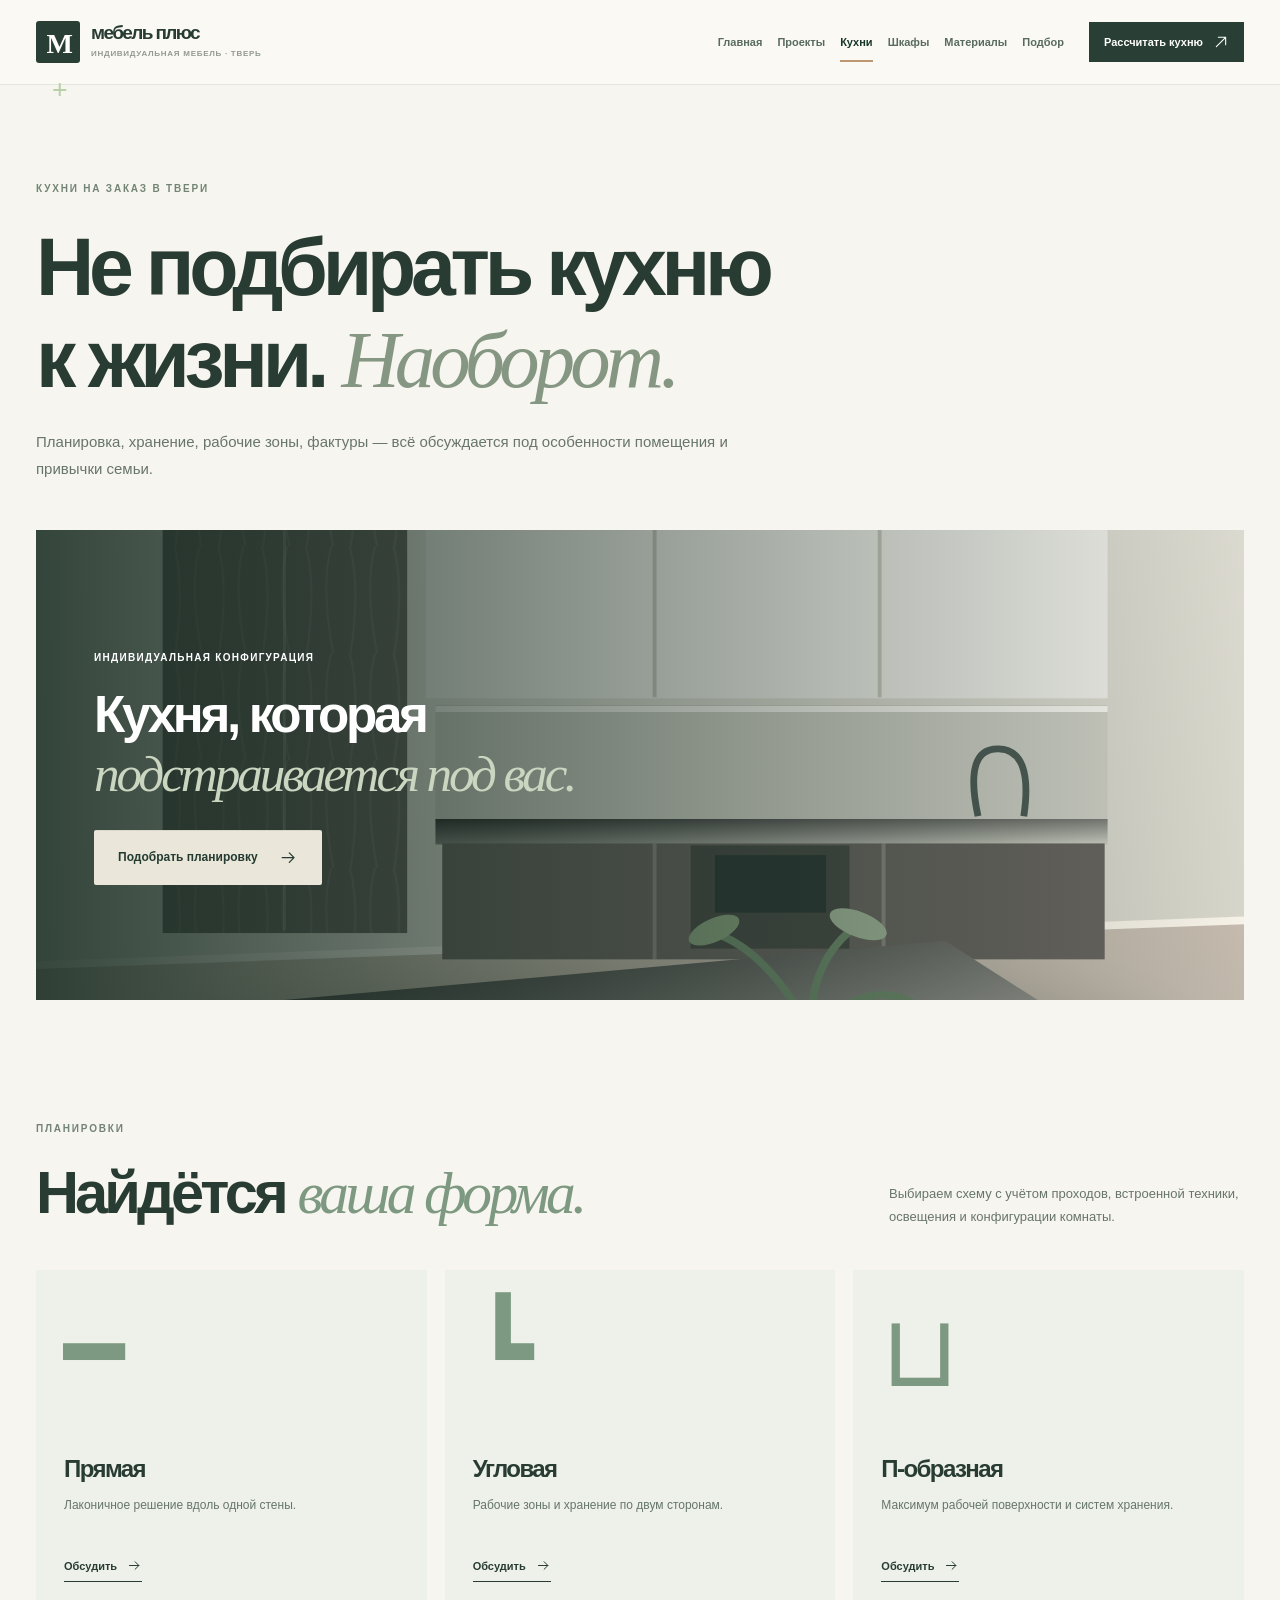
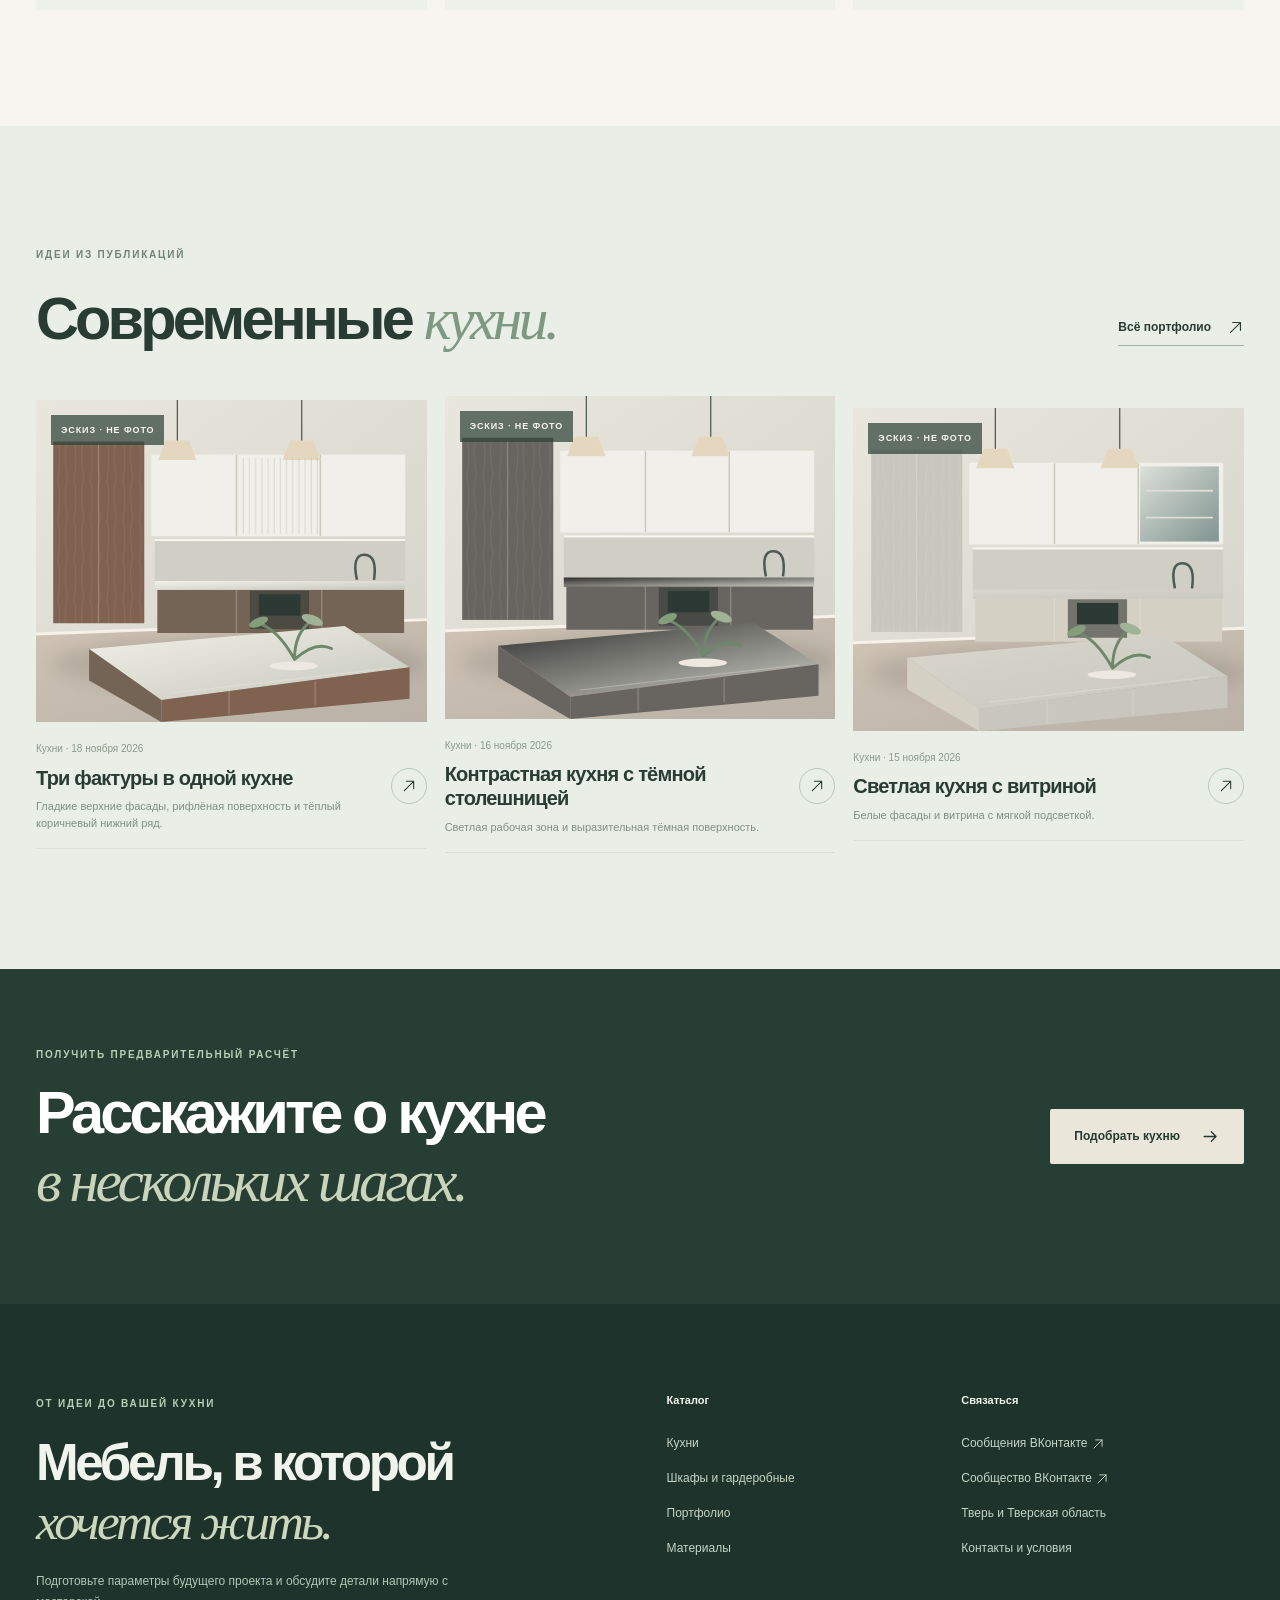
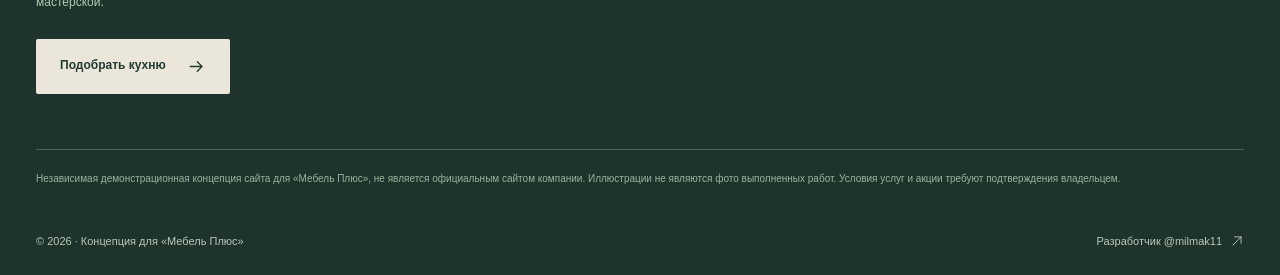
<file: preview-kitchens-offline.html>
<!doctype html><html lang="ru"><head><meta charset="utf-8"><meta name="viewport" content="width=device-width, initial-scale=1"><meta name="robots" content="noindex,nofollow,noarchive"><meta name="theme-color" content="#293F36"><meta name="description" content="Подбор планировки кухни, идеи отделки, проекты с разными фасадами и удобная заявка."><title>Кухни на заказ в Твери — Мебель Плюс</title><link rel="icon" href="[data-uri]" type="image/svg+xml"><style>:root{--bg:#F7F5EF;--paper:#FFFCF7;--ink:#283C34;--forest:#293F36;--soft:#67756B;--muted:#89938A;--accent:#B4C5A5;--gold:#BD9873;--stroke:#DDDFD6;--sand:#ECE9DF;--serif:Georgia,'Times New Roman',serif;--sans:'Manrope','Inter',-apple-system,BlinkMacSystemFont,'Segoe UI',Arial,sans-serif;--ease:cubic-bezier(.22,1,.36,1)}*{box-sizing:border-box}html{scroll-behavior:smooth;scroll-padding-top:85px}body{background:var(--bg);color:var(--ink);margin:0;font-family:var(--sans);font-size:14px;line-height:1.65;-webkit-font-smoothing:antialiased;overflow-x:hidden}body.modal-open{overflow:hidden}a{text-decoration:none;color:inherit}button,input,textarea,select{font:inherit}button{cursor:pointer}img{width:100%;height:auto;display:block}h1,h2,h3,p{margin:0}h1,h2,h3{font-weight:600;letter-spacing:-.065em;line-height:1.14}h1{font-size:clamp(59px,6.3vw,103px)}h2{font-size:clamp(42px,4.65vw,76px)}h3{font-size:24px}h1 em,h2 em{font-family:var(--serif);font-weight:400;letter-spacing:-.06em;color:#7E9981}p{line-height:1.78;color:var(--soft)}.icon{width:19px;height:19px;display:block;flex-shrink:0}.wrap{width:min(1440px,calc(100% - 110px));margin-inline:auto}.section{padding:116px 0}.section.tight{padding-top:42px}.overline{display:inline-flex;align-items:center;gap:11px;font-size:10px;font-weight:850;color:#728475;letter-spacing:.18em;text-transform:uppercase;line-height:1.7}.overline.on-dark{color:#B8CFB3}.dot{width:7px;height:7px;border-radius:100%;background:#8FB28D;box-shadow:0 0 0 5px #A3C6A12B}.btn{display:inline-flex;align-items:center;justify-content:center;gap:21px;padding:17px 23px;font-size:12px;line-height:1.3;font-weight:800;border:1px solid transparent;border-radius:2px;white-space:nowrap;transition:background .2s,transform .25s var(--ease),color .2s,border-color .2s}.btn:hover{transform:translateY(-3px)}.btn-dark{background:var(--forest);color:#fff}.btn-dark:hover{background:#476257}.btn-cream{background:#EAE6D9;color:#243B32}.btn-cream:hover{background:#fff}.btn-outline{background:transparent;border-color:#BAC5B9;color:var(--forest)}.btn-outline:hover{background:#E6ECE5}.btn-outline-light{background:transparent;color:#fff;border-color:#B3C5B3}.btn-outline-light:hover{background:#F4F4EC;color:var(--forest)}.text-link{display:inline-flex;align-items:center;gap:16px;border-bottom:1px solid #A6B1A5;padding-bottom:7px;font-size:12px;font-weight:850;transition:gap .2s}.text-link:hover{gap:22px}.text-link .icon{width:17px;height:17px}.header{height:85px;background:#FAF9F4F5;backdrop-filter:blur(15px);position:sticky;top:0;z-index:100;border-bottom:1px solid #E3E6DC}.header-in{height:100%;display:flex;align-items:center;gap:25px}.logo{display:flex;align-items:center;gap:11px;flex-shrink:0}.logo-mark{height:42px;width:44px;display:grid;place-items:center;background:var(--forest);border-radius:3px;color:white;font-family:var(--serif);font-weight:700;font-size:28px;letter-spacing:-.12em}.logo-mark span{color:#B6CFA6}.logo b{display:block;font-size:19px;letter-spacing:-.085em;font-weight:850;line-height:1.1}.logo small{display:block;font-size:8px;letter-spacing:.09em;color:#929A8F;font-weight:850;margin-top:3px}.nav{display:flex;align-items:center;justify-content:center;gap:24px;margin-left:auto}.nav a{white-space:nowrap;font-size:11px;color:#596B5E;font-weight:700;transition:color .2s}.nav a:hover,.nav a.active{color:#17362A}.nav a.active{position:relative}.nav a.active:after{content:'';position:absolute;left:0;right:0;bottom:-11px;height:2px;background:var(--gold)}.nav .nav-contacts{display:none}.head-actions{display:flex;align-items:center;gap:10px}.header-cta{display:inline-flex;align-items:center;gap:10px;padding:11px 15px;background:var(--forest);color:white;font-weight:750;font-size:11px;white-space:nowrap}.header-cta .icon{width:16px;height:16px}.hamburger{display:none;border:0;background:none;color:var(--forest);padding:8px}.hero{background:linear-gradient(115deg,#F7F5EF,#ECEEE7);overflow:hidden}.hero-grid{padding:66px 0 61px;display:grid;grid-template-columns:1fr 1.06fr;gap:59px;min-height:674px;align-items:center}.hero-text h1{margin:29px 0 27px;white-space:nowrap}.hero-text p{font-size:15px;max-width:490px}.hero-btns{display:flex;align-items:center;gap:29px;flex-wrap:wrap;margin-top:32px}.hero-facts{display:flex;flex-wrap:wrap;gap:14px;margin-top:48px}.hero-facts div{display:flex;align-items:center;gap:6px;font-size:10px;font-weight:730;color:#597160}.hero-facts .icon{height:14px;width:14px}.hero-asterisk{display:block;color:#9BA59B;font-size:9px;margin-top:13px}.hero-image{position:relative;border-radius:3px 3px 73px 3px;overflow:hidden;aspect-ratio:1.08/1;background:#BCC4B8;box-shadow:0 20px 62px #2F46391C}.hero-image>img{height:100%;object-fit:cover;transition:transform 1s var(--ease)}.hero-image:hover>img{transform:scale(1.035)}.hero-overlay{position:absolute;bottom:33px;left:25px;background:#FFFCF1EE;backdrop-filter:blur(10px);padding:17px 23px 17px 17px;display:flex;align-items:center;gap:14px;min-width:253px;box-shadow:0 12px 30px #31443A28}.circle-deco{width:47px;height:47px;border-radius:50%;display:grid;place-items:center;background:#DCE9D8;font-size:32px;color:#6E8B6B}.hero-overlay strong{display:block;font-family:var(--serif);font-size:18px;line-height:1.1;font-weight:500}.hero-overlay small{display:block;font-size:10px;color:#6D8172;margin-top:5px}.hero-art-label{position:absolute;top:17px;right:17px;color:white;background:#283B34B6;padding:8px 10px;font-size:8px;letter-spacing:.08em;font-weight:850}.hero-strip{display:flex;gap:22px;align-items:center;justify-content:space-between;border-top:1px solid #CAD3C6;padding:25px 0 28px;color:#6E8475;font-size:10px;font-weight:800;letter-spacing:.13em}.hero-strip span:nth-child(even){color:#B79B7B;font-size:14px}.head-line{display:flex;align-items:end;justify-content:space-between;gap:45px;margin-bottom:42px}.head-line h2{margin-top:20px}.head-line p{max-width:355px;font-size:13px}.head-line .text-link{white-space:nowrap;margin-bottom:8px}.services-section{background:#FFFCF7}.service-grid{display:grid;grid-template-columns:1.23fr 1fr 1fr;gap:18px;grid-auto-rows:440px}.service-card{position:relative;display:block;overflow:hidden;background:#BCC4B8;isolation:isolate}.service-card:before{content:'';position:absolute;inset:25% 0 0;background:linear-gradient(0deg,#142C24DB,transparent);z-index:1}.service-card img{width:100%;height:100%;object-fit:cover;transition:transform .8s var(--ease)}.service-card:hover img{transform:scale(1.06)}.service-counter{position:absolute;top:23px;left:24px;color:white;z-index:2;font-size:10px;font-weight:850;letter-spacing:.16em}.service-content{display:flex;align-items:end;gap:12px;position:absolute;left:25px;right:25px;bottom:27px;z-index:2;color:white;flex-direction:column;align-items:start}.service-content strong{font-size:clamp(22px,2.6vw,32px);letter-spacing:-.055em;line-height:1.15}.service-content small{font-size:12px;line-height:1.55;color:#E2E9DC;max-width:270px}.service-content b{align-self:flex-end;border:1px solid #D7E8D5AA;border-radius:50%;width:38px;height:38px;display:grid;place-items:center;margin-top:-35px}.service-content b .icon{height:17px;width:17px}.story-section{background:var(--forest);color:white}.story-grid{display:grid;grid-template-columns:.84fr 1.16fr;gap:65px;align-items:center}.story-copy h2{margin:22px 0 26px}.story-copy h2 em{color:#D4D8BA}.story-copy p{color:#C0CFC3;font-size:13px;max-width:460px}.story-chips{display:flex;gap:9px;flex-wrap:wrap;margin:24px 0 34px}.story-chips span{font-size:9px;padding:9px 11px;border:1px solid #698172;color:#C9DBC7;font-weight:850;letter-spacing:.08em}.story-art{position:relative}.story-art img{height:520px;object-fit:cover}.story-art>span{position:absolute;left:18px;bottom:18px;font-size:9px;letter-spacing:.09em;padding:8px 12px;color:#F2F2ED;background:#1D352ABA}.project-section{background:#FAF8F2}.project-grid{display:grid;grid-template-columns:repeat(3,minmax(0,1fr));gap:18px}.project-card{border:0;padding:0;text-align:left;color:var(--ink);background:transparent;min-width:0;cursor:pointer}.project-img{height:auto;aspect-ratio:1.21;position:relative;overflow:hidden;background:#D5D7CC}.project-img img{width:100%;height:100%;object-fit:cover;transition:transform .65s var(--ease)}.project-card:hover .project-img img{transform:scale(1.055)}.project-tag{position:absolute;top:15px;left:15px;color:#F6F6EE;background:#2F4338B8;letter-spacing:.1em;font-size:9px;font-weight:850;padding:8px 10px}.card-info{padding:19px 0 17px;display:flex;gap:16px;align-items:center;justify-content:space-between;border-bottom:1px solid #D8DFD5}.card-info>span:first-child{display:flex;flex-direction:column;gap:8px;min-width:0}.card-info small{font-size:10px;color:#8A9A89}.card-info strong{font-size:20px;line-height:1.22;letter-spacing:-.04em}.card-info em{font-style:normal;font-size:11px;color:#809082;line-height:1.5}.circle-action{width:36px;height:36px;border-radius:50%;border:1px solid #B9C8B8;display:grid;place-items:center;flex-shrink:0;transition:background .2s}.project-card:hover .circle-action{background:#DDEADE}.circle-action .icon{width:16px;height:16px}.notice{font-size:10px;color:#8C988E;margin-top:21px}.fabric-section{background:#EBEEE7}.fabric-grid{display:grid;grid-template-columns:1fr 1fr;gap:100px;align-items:center}.fabric-grid h2{margin:22px 0}.fabric-grid p{max-width:460px;font-size:13px;margin-bottom:25px}.samples{display:grid;grid-template-columns:1fr 1fr;gap:10px}.sample{aspect-ratio:1.08;border-radius:1px;box-shadow:inset 0 0 0 1px #0001;position:relative}.sample span{position:absolute;left:15px;bottom:15px;font-size:9px;font-weight:850;letter-spacing:.08em;color:#273A32;background:#FFFFFFC8;padding:6px 9px}.sample-wood{background:repeating-linear-gradient(99deg,transparent 0 16px,#ffffff16 18px,#573D3220 20px),linear-gradient(130deg,#C8AE91,#86634B)}.sample-matte{background:linear-gradient(120deg,#E7E2D7,#A9B6A9)}.sample-ribbed{background:repeating-linear-gradient(90deg,#FFFFFF14 0 6px,#243F3022 7px 11px),linear-gradient(130deg,#B2BDA9,#6C7C70)}.sample-stone{background:linear-gradient(152deg,transparent 37%,#8A8D8459 37.3%,transparent 38%,transparent 62%,#92918742 62.3%,transparent 63%),linear-gradient(145deg,#F7F2E7,#C8CCC2)}.samples>small{grid-column:span 2;text-align:right;color:#89988B;font-size:10px}.steps-section{background:#FAF8F2}.steps{display:grid;grid-template-columns:repeat(4,1fr);gap:29px}.steps article{border-top:1px solid #BCCBBE;padding-top:24px}.step-icon{width:52px;height:52px;background:#E1EADC;display:grid;place-items:center;border-radius:50%;margin:10px 0 35px}.step-icon .icon{width:23px;height:23px;color:#47614F}.steps h3{font-size:18px;margin-bottom:10px}.steps p{font-size:12px}.bottom-cta{background:#263E34;color:#fff;padding:73px 0}.cta-grid{display:flex;justify-content:space-between;align-items:center;gap:40px}.cta-grid h2{margin:14px 0 15px}.cta-grid h2 em{color:#C9D4BA}.cta-grid p{color:#BED0BF;max-width:465px}.page-lead{padding:91px 0 48px}.page-lead h1{margin:23px 0;max-width:1040px}.page-lead h1 em{color:#859782}.page-lead>p{max-width:750px;font-size:15px}.filter-bar{display:flex;justify-content:space-between;align-items:center;gap:15px;margin:0 0 30px}.filters{display:flex;flex-wrap:wrap;gap:8px}.filter{border:1px solid #D2DED0;background:#E9EEE6;color:#526958;padding:12px 19px;font-size:11px;font-weight:850}.filter.active,.filter:hover{background:var(--forest);color:#fff}.filter-count{font-size:12px;color:#758578;white-space:nowrap}.project-grid-all{row-gap:46px}.project-card[hidden]{display:none!important}.category-hero{position:relative;min-height:460px;overflow:hidden;background:#BEC3B8}.category-hero>img{height:470px;object-fit:cover}.category-hero:after{content:'';position:absolute;inset:0;background:linear-gradient(90deg,#11261DD6 0,#11261D47 65%,transparent)}.category-hero>div{position:absolute;z-index:2;left:58px;top:50%;transform:translateY(-50%);color:#fff;max-width:570px}.category-hero>div>span{font-size:10px;letter-spacing:.13em;font-weight:850}.category-hero h2{font-size:clamp(36px,4vw,65px);margin:18px 0 27px}.category-hero h2 em{color:#CBD6C1}.types-grid{display:grid;grid-template-columns:repeat(3,1fr);gap:18px}.types-grid article{background:#EDF1E9;padding:28px}.type-illustration{font-family:var(--serif);font-size:100px;color:#7D9981;line-height:1.1;min-height:145px}.types-grid article h3{font-size:24px;margin:12px 0}.types-grid p{font-size:12px;min-height:42px}.types-grid a{display:inline-flex;gap:10px;align-items:center;margin-top:20px;font-weight:850;font-size:11px;border-bottom:1px solid;padding-bottom:6px}.types-grid a .icon{width:15px;height:15px}.light-section{background:#E9EEE7}.features-grid{display:grid;grid-template-columns:repeat(3,1fr);gap:24px;margin-bottom:50px}.features-grid article{border-top:1px solid #C4CFC3;padding-top:26px}.features-grid article>.icon{color:#66826B;width:28px;height:28px;margin-bottom:28px}.features-grid article h3{font-size:23px;margin-bottom:10px}.features-grid p{font-size:12px}.materials-layout{display:grid;grid-template-columns:1.08fr .92fr;align-items:center;gap:70px}.materials-showcase{position:relative}.materials-showcase img{aspect-ratio:1.18;object-fit:cover}.materials-showcase>span{position:absolute;left:14px;bottom:13px;background:#274035C9;color:#fff;font-size:9px;padding:8px 11px;letter-spacing:.1em}.materials-info h2{margin:16px 0 20px}.materials-info>p{font-size:13px}.material-switches{margin:25px 0;display:grid;gap:8px}.material-switch{padding:11px;display:flex;align-items:center;gap:15px;border:1px solid #D5DDD3;background:#F9F9F3;text-align:left;color:var(--ink)}.material-switch.active{background:#E2EBE0;border-color:#8EA993}.material-switch strong{display:block;font-size:12px}.material-switch small{display:block;color:#7D8A7D;font-size:10px;margin-top:3px}.mini-swatch{height:44px;width:52px;display:block}.m-matte{background:#CCD5C6}.m-wood{background:repeating-linear-gradient(100deg,#A0846F,#B59779 9px,#936F59 13px)}.m-fluted{background:repeating-linear-gradient(90deg,#8CA28B,#B0C2AD 6px,#78927D 10px)}.m-glass{background:linear-gradient(140deg,#BFCFCA,#547771)}.palette{display:grid;grid-template-columns:repeat(5,1fr);gap:14px}.palette>div{background:var(--c);height:180px;position:relative}.palette strong{position:absolute;left:14px;bottom:14px;font-size:11px;padding:5px 7px;background:#FFFFFFA9}.planner-intro h1{max-width:850px}.builder{display:grid;grid-template-columns:.95fr 1.05fr;background:#FFFCF7;border:1px solid #E1E4DA;box-shadow:0 22px 70px #293C2D12}.builder-preview{background:#E8EDE5;padding:35px;border-right:1px solid #D7E3D6}.builder-preview{align-self:stretch}.preview-head{display:flex;justify-content:space-between;gap:13px;color:#647D6B;font-size:10px;letter-spacing:.1em;font-weight:850;margin-bottom:24px}.preview-head span:last-child{background:#D4E2D2;padding:7px 10px;color:#3B624A}.builder-preview svg#liveSVG{width:100%;height:auto;display:block;box-shadow:0 15px 27px #273E2C16;background:#D5DCD0}.preview-details{display:flex;align-items:center;gap:13px;margin-top:21px}.preview-dot{width:39px;height:39px;background:#BDAA93;flex-shrink:0;border-radius:50%;border:3px solid white;box-shadow:0 0 0 1px #C1D0BF}.preview-details b{font-size:13px;display:block}.preview-details small{font-size:10px;color:#7A8E7E;display:block;margin-top:5px}.builder-preview>p{font-size:11px;margin:26px 0}.builder-note{padding-top:17px;border-top:1px solid #C4D4C4;display:flex;align-items:center;gap:9px;font-size:11px;font-weight:750;color:#52765B}.builder-note .icon{width:16px;height:16px}.builder-form{padding:33px 41px 43px}.builder-header h2{font-size:clamp(29px,2.7vw,43px);margin:12px 0 26px}.builder-form fieldset{border:0;margin:0 0 24px;padding:0;min-width:0}.builder-form legend,.field>label{display:block;font-size:12px;font-weight:850;margin-bottom:10px}.options{display:grid;gap:7px}.options.four{grid-template-columns:repeat(2,minmax(0,1fr))}.options.three{grid-template-columns:repeat(3,minmax(0,1fr))}.options.two{grid-template-columns:repeat(2,minmax(0,1fr))}.options label{position:relative;cursor:pointer;min-width:0}.options input{position:absolute;opacity:0;width:1px;height:1px}.options label span{display:flex;align-items:center;justify-content:center;padding:12px 7px;min-height:43px;border:1px solid #D4DDD2;background:#F7F8F3;color:#4B6453;font-size:11px;font-weight:750;text-align:center}.options input:checked+span{background:#E0ECD9;color:#315A3A;border-color:#8FA98F}.options input:focus-visible+span,.shades input:focus-visible+span{outline:3px solid #BC9A75;outline-offset:2px}.dims{display:grid;grid-template-columns:repeat(3,1fr);gap:9px}.dims label{font-size:10px;color:#708472;display:grid;gap:7px}.dims input,.field textarea{width:100%;border:1px solid #D0DCD0;background:#FAFBF8;padding:12px 10px;border-radius:1px;color:#294232;outline:none;min-width:0}.dims input:focus,.field textarea:focus{border-color:#8FAA95}.field-hint{font-size:10px;color:#9BAA9A;display:block;margin-top:7px}.shades{display:flex;flex-wrap:wrap;gap:8px}.shades label{display:grid;justify-items:center;gap:7px;position:relative;cursor:pointer;padding:8px 10px;border:1px solid #D8DDD3}.shades label:has(input:checked){background:#E8F0E4;border-color:#8AA88D}.shades input{position:absolute;opacity:0;width:1px;height:1px}.shades label span{height:39px;width:40px;background:var(--color);border-radius:2px;box-shadow:inset 0 0 0 1px #0000000A}.shades small{font-size:9px;font-weight:750}.checks{display:flex;gap:7px;flex-wrap:wrap}.checks label{font-size:11px;font-weight:650;background:#F0F2EC;padding:10px;display:flex;gap:5px;align-items:center;cursor:pointer}.checks input{accent-color:#67846A}.field{margin-bottom:23px}.field textarea{resize:vertical}.field>label small{font-weight:500;color:#7C927F}.upload{padding:17px;display:flex;align-items:center;gap:12px;border:1px dashed #A2BAA0;background:#F1F6EE;cursor:pointer}.upload .icon:first-child{color:#668668;width:25px;height:25px}.upload .icon:last-child{margin-left:auto}.upload strong{font-size:11px;display:block}.upload small{display:block;font-size:10px;color:#899A8A;margin-top:4px}.photos{display:flex;flex-wrap:wrap;gap:10px;margin-top:12px}.photos:empty{display:none}.photo-item{position:relative;width:84px}.photo-item img{width:84px;height:66px;object-fit:cover}.photo-item button{position:absolute;top:-7px;right:-7px;border:0;border-radius:50%;height:24px;width:24px;background:var(--forest);color:white;display:grid;place-items:center}.photo-item button .icon{width:14px;height:14px}.photo-item small{display:block;white-space:nowrap;overflow:hidden;text-overflow:ellipsis;font-size:9px}.builder-cta{padding-top:21px;border-top:1px solid #DCE5DA;display:grid;gap:10px}.builder-cta>p{font-size:11px}.builder-cta .btn{width:100%;justify-content:center}.builder-cta #requestStatus{font-size:11px;color:#41744D;min-height:20px;font-weight:700}.contact-grid{display:grid;grid-template-columns:1fr .85fr;gap:25px}.contact-main{background:var(--forest);padding:68px;color:white}.contact-main h2{font-size:clamp(36px,4vw,61px);margin:19px 0}.contact-main h2 em{color:#D7DFC9}.contact-main p{color:#C2D4C4;font-size:14px;max-width:490px}.contact-links{margin-top:35px;display:flex;gap:10px;flex-wrap:wrap}.btn-contact-ghost{border:1px solid #8BA38B;color:white}.contact-side{background:#E8ECE3}.contact-side img{height:295px;object-fit:cover}.contact-side>div{padding:25px 29px}.contact-side b{font-size:17px}.contact-side p{font-size:12px;margin:9px 0}.contact-side a{display:inline-flex;align-items:center;gap:8px;font-size:11px;font-weight:850;border-bottom:1px solid;margin-top:9px}.contact-side a .icon{width:15px;height:15px}.faq-section{background:#E9EEE7}.faq-grid{display:grid;grid-template-columns:.8fr 1.2fr;gap:90px}.faq-grid h2{margin-top:18px}.faq details{border-bottom:1px solid #C5D0C4}.faq details:first-child{border-top:1px solid #C5D0C4}.faq summary{list-style:none;padding:22px 0;cursor:pointer;display:flex;justify-content:space-between;gap:15px;font-size:13px;font-weight:800}.faq summary::-webkit-details-marker{display:none}.faq summary .icon{height:18px;width:18px;transition:transform .2s}.faq details[open] summary .icon{transform:rotate(45deg)}.faq details p{font-size:12px;margin-bottom:22px}.footer{background:#1E332B;color:#F1F4EC;padding-top:87px}.footer-grid{display:grid;grid-template-columns:1.6fr .65fr .8fr;gap:65px;padding-bottom:55px}.footer-grid h2{font-size:clamp(40px,4vw,66px);margin:20px 0}.footer-grid h2 em{color:#CDD7BC}.footer-grid p{font-size:12px;color:#B2C7B5;max-width:450px;margin-bottom:25px}.footer-links{display:flex;flex-direction:column;align-items:start;gap:15px}.footer-links>b{font-size:11px;margin-bottom:10px}.footer-links a,.footer-links>span{font-size:12px;color:#C5D4C5}.footer-links a:hover{color:white}.footer-links a .icon{display:inline-block;vertical-align:middle;height:14px;width:14px}.foot-legal{font-size:10px;color:#9CB29F;line-height:1.75;padding:20px 0;border-top:1px solid #496557}.foot-last{display:flex;justify-content:space-between;gap:10px;padding:25px 0;font-size:11px;color:#B8C8BA}.foot-last a{display:inline-flex;gap:8px;align-items:center}.foot-last a .icon{width:14px;height:14px}.bottom-mobile{display:none}.dialog{padding:0;border:0;background:#FCFAF4;color:var(--ink);width:min(900px,calc(100% - 32px));max-height:88vh;overflow:auto;box-shadow:0 22px 80px #0C20177A}.dialog::backdrop{background:#13281EBC;backdrop-filter:blur(6px)}.dialog-close{position:sticky;top:13px;left:calc(100% - 55px);z-index:4;display:grid;place-items:center;width:37px;height:37px;margin:13px 13px -50px auto;background:var(--forest);color:white;border:0;border-radius:50%}.dialog-close .icon{width:17px;height:17px}.dialog-layout{display:grid;grid-template-columns:1fr 1fr;min-height:445px}.dialog-layout img{height:100%;width:100%;object-fit:cover}.dialog-body{padding:53px 38px}.dialog-body h2{font-size:35px;margin:15px 0}.dialog-body p{font-size:13px;margin:10px 0 24px}.dialog-pills{display:flex;flex-wrap:wrap;gap:7px;margin-bottom:24px}.dialog-pills span{padding:8px 10px;font-size:10px;background:#E7ECE4;font-weight:750}.dialog-body>small{display:block;color:#8B9A8A;font-size:10px;margin-top:18px}.toast{position:fixed;right:22px;bottom:22px;background:#233B2E;color:white;font-size:12px;font-weight:750;padding:13px 17px;z-index:150;opacity:0;pointer-events:none;transform:translateY(14px);transition:opacity .2s,transform .2s}.toast.show{opacity:1;transform:none}:focus-visible{outline:3px solid #A8BD8C;outline-offset:3px}
@media(max-width:1350px){.wrap{width:calc(100% - 72px)}.nav{gap:15px}.hero-grid{gap:35px}.hero-text h1{font-size:clamp(50px,5.7vw,80px)}.service-grid{grid-auto-rows:380px}.fabric-grid{gap:65px}.story-grid{gap:42px}}
@media(max-width:1050px){.header{height:74px}.header-in{gap:15px}.nav{display:none;position:absolute;left:0;right:0;top:74px;padding:20px 36px 30px;flex-direction:column;align-items:stretch;gap:0;background:#FAF9F4;box-shadow:0 18px 26px #1A30231D}.nav.open{display:flex}.nav a{padding:12px;border-bottom:1px solid #E2E8DF;font-size:13px}.nav a.active:after{display:none}.nav .nav-contacts{display:block}.hamburger{display:grid;place-items:center}.head-actions{margin-left:auto}.hero-grid{grid-template-columns:1fr 1fr;min-height:570px;gap:24px}.hero-text h1{font-size:clamp(46px,5.65vw,62px)}.hero-text p{font-size:13px}.hero-facts{margin-top:22px}.service-grid{grid-auto-rows:320px;gap:11px}.service-content{left:17px;right:17px;bottom:20px}.service-content strong{font-size:23px}.service-content small{font-size:11px}.story-art img{height:410px}.project-grid{gap:12px}.card-info strong{font-size:17px}.materials-layout{gap:35px}.builder-preview{padding:23px}.builder-form{padding:27px}.contact-grid{gap:15px}.contact-main{padding:43px}.footer-grid{gap:35px}}
@media(max-width:790px){.wrap{width:calc(100% - 50px)}.hero-grid{grid-template-columns:1fr;gap:37px;padding:52px 0}.hero-text h1{font-size:clamp(55px,8.5vw,78px)}.hero-image{max-width:720px;width:100%;margin:0 auto;aspect-ratio:1.5}.hero-facts{margin-top:31px}.hero-strip{flex-wrap:wrap;gap:15px}.head-line{align-items:start;flex-direction:column;gap:15px}.head-line p{max-width:570px}.service-grid{grid-template-columns:1fr 1fr}.service-grid .featured{grid-column:span 2}.service-grid{grid-auto-rows:310px}.service-grid .featured{grid-row:span 1}.story-grid,.fabric-grid,.materials-layout,.faq-grid{grid-template-columns:1fr;gap:35px}.story-art img{height:auto;max-height:470px}.story-copy p{max-width:640px}.project-grid{grid-template-columns:1fr 1fr;gap:20px}.steps{grid-template-columns:1fr 1fr}.category-hero{min-height:350px}.category-hero>img{height:360px}.features-grid{grid-template-columns:1fr 1fr}.builder{grid-template-columns:1fr}.builder-preview{border-right:0;border-bottom:1px solid #D7E3D6}.builder-preview svg#liveSVG{max-width:600px;margin:0 auto}.contact-grid{grid-template-columns:1fr}.contact-side{display:grid;grid-template-columns:1fr 1fr;align-items:center}.contact-side img{height:100%}.contact-side>div{padding:35px}.footer-grid{grid-template-columns:1fr 1fr}.footer-grid>div:first-child{grid-column:span 2}.footer-grid h2{max-width:700px}}
@media(max-width:560px){html{scroll-padding-top:65px}.wrap{width:calc(100% - 32px)}.header{height:67px}.header-in{gap:8px}.logo-mark{width:35px;height:35px;font-size:22px}.logo b{font-size:16px}.logo small{font-size:7px}.head-actions .header-cta{display:none}.nav{top:67px;padding:15px 16px 25px}.section{padding:72px 0}.section.tight{padding-top:23px}.overline{font-size:9px}h1{font-size:clamp(44px,10.3vw,60px)}h2{font-size:clamp(36px,8.4vw,49px)}.hero-grid{padding:41px 0 33px;gap:28px}.hero-text h1{font-size:clamp(43px,10.8vw,59px);white-space:normal;margin:21px 0}.hero-text p{font-size:13px}.hero-btns{margin-top:24px;gap:21px}.hero-btns .btn{width:100%}.hero-facts{gap:10px;margin-top:24px}.hero-facts div{font-size:10px}.hero-image{aspect-ratio:1.19;border-radius:2px 2px 41px 2px}.hero-overlay{padding:11px;left:12px;bottom:22px;min-width:auto}.hero-overlay strong{font-size:14px}.hero-overlay small{font-size:9px}.circle-deco{width:38px;height:38px;font-size:26px}.hero-art-label{font-size:7px;top:9px;right:9px}.hero-strip{padding:16px 0;gap:10px;font-size:8px}.head-line{margin-bottom:25px}.head-line h2{margin-top:12px}.head-line p{font-size:12px}.service-grid{grid-template-columns:1fr;grid-auto-rows:310px}.service-grid .featured{grid-column:auto}.service-content strong{font-size:26px}.story-copy h2{margin:17px 0}.story-art img{max-height:340px}.project-grid{grid-template-columns:1fr}.project-img{aspect-ratio:1.29}.card-info strong{font-size:20px}.fabric-grid{gap:25px}.steps{gap:15px}.steps article{padding-top:18px}.step-icon{margin-bottom:22px}.steps h3{font-size:15px}.steps p{font-size:11px}.bottom-cta{padding:53px 0}.cta-grid{align-items:start;flex-direction:column;gap:20px}.page-lead{padding:60px 0 28px}.page-lead h1{font-size:clamp(43px,9.6vw,56px);margin:16px 0}.page-lead>p{font-size:12px}.filter-bar{align-items:start;flex-direction:column}.filters{gap:6px}.filter{padding:10px 11px;font-size:10px}.category-hero{min-height:335px}.category-hero>img{height:340px}.category-hero>div{left:22px;right:20px}.category-hero h2{font-size:38px}.types-grid,.features-grid{grid-template-columns:1fr;gap:12px}.types-grid article{padding:22px}.type-illustration{min-height:93px;font-size:83px}.features-grid article>.icon{margin-bottom:12px}.materials-info h2{font-size:41px}.palette{grid-template-columns:repeat(5,1fr);gap:4px}.palette>div{height:100px}.palette strong{left:3px;bottom:4px;padding:3px;font-size:8px}.builder-preview{padding:17px}.builder-form{padding:24px 16px}.builder-header h2{font-size:34px}.preview-head{font-size:8px}.preview-details b{font-size:12px}.options.three{grid-template-columns:repeat(3,1fr)}.options label span{font-size:10px}.dims{gap:5px}.dims input{padding:11px 7px}.shades{gap:5px}.shades label{padding:7px 8px}.shades label span{width:33px;height:33px}.shades small{font-size:8px}.builder-cta .btn{font-size:11px}.contact-main{padding:36px 22px}.contact-main h2{font-size:40px}.contact-links{gap:8px}.contact-links .btn{width:100%;font-size:11px}.contact-side{grid-template-columns:1fr}.contact-side img{height:230px}.faq-grid{gap:18px}.faq summary{font-size:12px}.footer{padding-top:60px}.footer-grid{gap:30px}.footer-grid h2{font-size:41px}.footer-links a{font-size:11px}.foot-last{flex-direction:column;align-items:start;padding-bottom:88px}.bottom-mobile{position:fixed;display:block;bottom:0;left:0;right:0;z-index:80;background:#F6F8F2F2;padding:10px 16px max(10px,env(safe-area-inset-bottom));box-shadow:0 -6px 20px #1C322116;backdrop-filter:blur(12px)}.bottom-mobile a{display:flex;align-items:center;justify-content:center;gap:10px;background:var(--forest);color:#fff;padding:13px;font-size:11px;font-weight:850}.bottom-mobile a .icon{width:16px;height:16px}.dialog-layout{grid-template-columns:1fr}.dialog-layout img{height:235px}.dialog-body{padding:25px 20px}.dialog-body h2{font-size:28px}}
@media(max-width:360px){.wrap{width:calc(100% - 26px)}.hero-text h1{font-size:42px}.logo b{font-size:15px}.logo small{font-size:6px}.hero-art-label{font-size:6px}.hero-overlay{gap:7px}.hero-overlay strong{font-size:12px}.hero-facts{margin-top:16px}.category-hero h2{font-size:33px}.builder-form{padding:21px 12px}.shades label{padding:6px}.shades label span{width:29px;height:29px}.shades small{font-size:7px}.options label span{font-size:9px}.steps{gap:9px}}
@media(prefers-reduced-motion:reduce){*,*:before,*:after{scroll-behavior:auto!important;transition:none!important;animation:none!important}}
</style></head><body data-page="kitchens.html"><header class="header" id="top"><div class="wrap header-in"><a class="logo" href="index.html" aria-label="Мебель Плюс — главная"><span class="logo-mark">М<span>+</span></span><span><b>мебель плюс</b><small>ИНДИВИДУАЛЬНАЯ МЕБЕЛЬ · ТВЕРЬ</small></span></a><nav class="nav" id="mainNav" aria-label="Главное меню"><a href="index.html" class="">Главная</a><a href="projects.html" class="">Проекты</a><a href="kitchens.html" class="active">Кухни</a><a href="storage.html" class="">Шкафы</a><a href="materials.html" class="">Материалы</a><a href="planner.html" class="">Подбор</a><a href="contacts.html" class="nav-contacts">Контакты</a></nav><div class="head-actions"><a class="header-cta" href="planner.html">Рассчитать кухню <svg class="icon" viewBox="0 0 24 24" fill="none" stroke="currentColor" stroke-width="1.6" stroke-linecap="round" stroke-linejoin="round" aria-hidden="true"><path d="M5 19 19 5M8 5h11v11"/></svg></a><button class="hamburger" id="menuToggle" type="button" aria-label="Открыть меню" aria-controls="mainNav" aria-expanded="false"><svg class="icon" viewBox="0 0 24 24" fill="none" stroke="currentColor" stroke-width="1.6" stroke-linecap="round" stroke-linejoin="round" aria-hidden="true"><path d="M4 7h16M4 12h16M4 17h16"/></svg></button></div></div></header><main id="main"><section class="page-lead wrap"><span class="overline">КУХНИ НА ЗАКАЗ В ТВЕРИ</span><h1>Не подбирать кухню<br>к жизни. <em>Наоборот.</em></h1><p>Планировка, хранение, рабочие зоны, фактуры — всё обсуждается под особенности помещения и привычки семьи.</p></section><div class="wrap category-hero"><img src="[data-uri]" alt="Демонстрационная иллюстрация контрастной кухни"><div><span>ИНДИВИДУАЛЬНАЯ КОНФИГУРАЦИЯ</span><h2>Кухня, которая<br><em>подстраивается под вас.</em></h2><a href="planner.html?kind=Кухня" class="btn btn-cream">Подобрать планировку <svg class="icon" viewBox="0 0 24 24" fill="none" stroke="currentColor" stroke-width="1.6" stroke-linecap="round" stroke-linejoin="round" aria-hidden="true"><path d="M4 12h15m-6-6 6 6-6 6"/></svg></a></div></div><section class="section"><div class="wrap"><div class="head-line"><div><span class="overline">ПЛАНИРОВКИ</span><h2>Найдётся <em>ваша форма.</em></h2></div><p>Выбираем схему с учётом проходов, встроенной техники, освещения и конфигурации комнаты.</p></div><div class="types-grid"><article><div class="type-illustration">━</div><h3>Прямая</h3><p>Лаконичное решение вдоль одной стены.</p><a href="planner.html?shape=Прямая">Обсудить <svg class="icon" viewBox="0 0 24 24" fill="none" stroke="currentColor" stroke-width="1.6" stroke-linecap="round" stroke-linejoin="round" aria-hidden="true"><path d="M4 12h15m-6-6 6 6-6 6"/></svg></a></article><article><div class="type-illustration">┗</div><h3>Угловая</h3><p>Рабочие зоны и хранение по двум сторонам.</p><a href="planner.html?shape=Угловая">Обсудить <svg class="icon" viewBox="0 0 24 24" fill="none" stroke="currentColor" stroke-width="1.6" stroke-linecap="round" stroke-linejoin="round" aria-hidden="true"><path d="M4 12h15m-6-6 6 6-6 6"/></svg></a></article><article><div class="type-illustration">⊔</div><h3>П-образная</h3><p>Максимум рабочей поверхности и систем хранения.</p><a href="planner.html?shape=П-образная">Обсудить <svg class="icon" viewBox="0 0 24 24" fill="none" stroke="currentColor" stroke-width="1.6" stroke-linecap="round" stroke-linejoin="round" aria-hidden="true"><path d="M4 12h15m-6-6 6 6-6 6"/></svg></a></article></div></div></section><section class="section light-section"><div class="wrap"><div class="head-line"><div><span class="overline">ИДЕИ ИЗ ПУБЛИКАЦИЙ</span><h2>Современные <em>кухни.</em></h2></div><a href="projects.html" class="text-link">Всё портфолио <svg class="icon" viewBox="0 0 24 24" fill="none" stroke="currentColor" stroke-width="1.6" stroke-linecap="round" stroke-linejoin="round" aria-hidden="true"><path d="M5 19 19 5M8 5h11v11"/></svg></a></div><div class="project-grid"><button type="button" class="project-card" data-project="kitchen-textures"><div class="project-img"><img src="[data-uri]" alt="Авторский демонстрационный эскиз: Три фактуры в одной кухне"><span class="project-tag">ЭСКИЗ · НЕ ФОТО</span></div><span class="card-info"><span><small>Кухни · 18 ноября 2026</small><strong>Три фактуры в одной кухне</strong><em>Гладкие верхние фасады, рифлёная поверхность и тёплый коричневый нижний ряд.</em></span><span class="circle-action"><svg class="icon" viewBox="0 0 24 24" fill="none" stroke="currentColor" stroke-width="1.6" stroke-linecap="round" stroke-linejoin="round" aria-hidden="true"><path d="M5 19 19 5M8 5h11v11"/></svg></span></span></button><button type="button" class="project-card" data-project="kitchen-contrast"><div class="project-img"><img src="[data-uri]" alt="Авторский демонстрационный эскиз: Контрастная кухня с тёмной столешницей"><span class="project-tag">ЭСКИЗ · НЕ ФОТО</span></div><span class="card-info"><span><small>Кухни · 16 ноября 2026</small><strong>Контрастная кухня с тёмной столешницей</strong><em>Светлая рабочая зона и выразительная тёмная поверхность.</em></span><span class="circle-action"><svg class="icon" viewBox="0 0 24 24" fill="none" stroke="currentColor" stroke-width="1.6" stroke-linecap="round" stroke-linejoin="round" aria-hidden="true"><path d="M5 19 19 5M8 5h11v11"/></svg></span></span></button><button type="button" class="project-card" data-project="kitchen-white"><div class="project-img"><img src="[data-uri]" alt="Авторский демонстрационный эскиз: Светлая кухня с витриной"><span class="project-tag">ЭСКИЗ · НЕ ФОТО</span></div><span class="card-info"><span><small>Кухни · 15 ноября 2026</small><strong>Светлая кухня с витриной</strong><em>Белые фасады и витрина с мягкой подсветкой.</em></span><span class="circle-action"><svg class="icon" viewBox="0 0 24 24" fill="none" stroke="currentColor" stroke-width="1.6" stroke-linecap="round" stroke-linejoin="round" aria-hidden="true"><path d="M5 19 19 5M8 5h11v11"/></svg></span></span></button></div></div></section><section class="bottom-cta"><div class="wrap cta-grid"><div><span class="overline on-dark">ПОЛУЧИТЬ ПРЕДВАРИТЕЛЬНЫЙ РАСЧЁТ</span><h2>Расскажите о кухне<br><em>в нескольких шагах.</em></h2></div><a class="btn btn-cream" href="planner.html?kind=Кухня">Подобрать кухню <svg class="icon" viewBox="0 0 24 24" fill="none" stroke="currentColor" stroke-width="1.6" stroke-linecap="round" stroke-linejoin="round" aria-hidden="true"><path d="M4 12h15m-6-6 6 6-6 6"/></svg></a></div></section></main><footer class="footer"><div class="wrap"><div class="footer-grid"><div><span class="overline on-dark">ОТ ИДЕИ ДО ВАШЕЙ КУХНИ</span><h2>Мебель, в которой<br><em>хочется жить.</em></h2><p>Подготовьте параметры будущего проекта и обсудите детали напрямую с мастерской.</p><a class="btn btn-cream" href="planner.html">Подобрать кухню <svg class="icon" viewBox="0 0 24 24" fill="none" stroke="currentColor" stroke-width="1.6" stroke-linecap="round" stroke-linejoin="round" aria-hidden="true"><path d="M4 12h15m-6-6 6 6-6 6"/></svg></a></div><div class="footer-links"><b>Каталог</b><a href="kitchens.html">Кухни</a><a href="storage.html">Шкафы и гардеробные</a><a href="projects.html">Портфолио</a><a href="materials.html">Материалы</a></div><div class="footer-links"><b>Связаться</b><a href="https://vk.me/mebelnazakaz70" target="_blank" rel="noopener noreferrer">Сообщения ВКонтакте <svg class="icon" viewBox="0 0 24 24" fill="none" stroke="currentColor" stroke-width="1.6" stroke-linecap="round" stroke-linejoin="round" aria-hidden="true"><path d="M5 19 19 5M8 5h11v11"/></svg></a><a href="https://vk.com/mebelnazakaz70" target="_blank" rel="noopener noreferrer">Сообщество ВКонтакте <svg class="icon" viewBox="0 0 24 24" fill="none" stroke="currentColor" stroke-width="1.6" stroke-linecap="round" stroke-linejoin="round" aria-hidden="true"><path d="M5 19 19 5M8 5h11v11"/></svg></a><span>Тверь и Тверская область</span><a href="contacts.html">Контакты и условия</a></div></div><div class="foot-legal">Независимая демонстрационная концепция сайта для «Мебель Плюс», не является официальным сайтом компании. Иллюстрации не являются фото выполненных работ. Условия услуг и акции требуют подтверждения владельцем.</div><div class="foot-last"><span>© 2026 · Концепция для «Мебель Плюс»</span><a href="https://t.me/milmak11" target="_blank" rel="noopener noreferrer">Разработчик @milmak11 <svg class="icon" viewBox="0 0 24 24" fill="none" stroke="currentColor" stroke-width="1.6" stroke-linecap="round" stroke-linejoin="round" aria-hidden="true"><path d="M5 19 19 5M8 5h11v11"/></svg></a></div></div></footer><div class="bottom-mobile"><a href="planner.html"><svg class="icon" viewBox="0 0 24 24" fill="none" stroke="currentColor" stroke-width="1.6" stroke-linecap="round" stroke-linejoin="round" aria-hidden="true"><path d="m3 8 5-5 13 13-5 5L3 8Zm6 3 3-3m1 7 3-3"/></svg> Рассчитать мой проект <svg class="icon" viewBox="0 0 24 24" fill="none" stroke="currentColor" stroke-width="1.6" stroke-linecap="round" stroke-linejoin="round" aria-hidden="true"><path d="M4 12h15m-6-6 6 6-6 6"/></svg></a></div><dialog id="projectDialog" class="dialog"><button type="button" class="dialog-close" id="dialogClose" aria-label="Закрыть"><svg class="icon" viewBox="0 0 24 24" fill="none" stroke="currentColor" stroke-width="1.6" stroke-linecap="round" stroke-linejoin="round" aria-hidden="true"><path d="M5 5l14 14M19 5 5 19"/></svg></button><div id="dialogInside"></div></dialog><div id="toast" class="toast" role="status" aria-live="polite"></div><script>window.MPLUS_PROJECTS=[{"id": "kitchen-textures", "title": "Три фактуры в одной кухне", "category": "Кухни", "date": "18 ноября 2026", "color": "#736456", "wood": "#806251", "surface": "#F3F1E7", "style": "fluted", "kind": "kitchen", "caption": "Гладкие верхние фасады, рифлёная поверхность и тёплый коричневый нижний ряд.", "details": "Сочетание гладких и вертикально-рифлёных верхних фасадов, коричневых нижних модулей, светлой столешницы и фартука под мрамор.", "tags": ["Рифлёные фасады", "Тёплая палитра", "Мраморная фактура"]}, {"id": "kitchen-contrast", "title": "Контрастная кухня с тёмной столешницей", "category": "Кухни", "date": "16 ноября 2026", "color": "#68645F", "wood": "#68645F", "surface": "#302F2F", "style": "minimal", "kind": "kitchen", "caption": "Светлая рабочая зона и выразительная тёмная поверхность.", "details": "Светлые фасады и фартук, тёмная столешница под мрамор и серо-коричневые нижние шкафы.", "tags": ["Светлые верхние фасады", "Тёмный камень", "Встроенная техника"]}, {"id": "kitchen-white", "title": "Светлая кухня с витриной", "category": "Кухни", "date": "15 ноября 2026", "color": "#D5D0C4", "wood": "#C9C7BD", "surface": "#DBD6CD", "style": "glass", "kind": "kitchen", "caption": "Белые фасады и витрина с мягкой подсветкой.", "details": "Светлая кухня со встроенной техникой, стеклянной витриной и подсветкой как интерьерным акцентом.", "tags": ["Белые фасады", "Витрина", "Подсветка"]}, {"id": "kitchen-classic", "title": "Графичная кухня с рамочными фасадами", "category": "Кухни", "date": "11 ноября 2026", "color": "#E2DFD8", "wood": "#706F68", "surface": "#3D3E3B", "style": "frames", "kind": "kitchen", "caption": "Рамочные белые фасады и глубокая тёмная рабочая зона.", "details": "Контрастное сочетание белых рамочных фасадов, тёмного фартука и столешницы.", "tags": ["Рамочные фасады", "Тёмная рабочая зона", "Контраст"]}, {"id": "wardrobe", "title": "Встроенный шкаф под размер комнаты", "category": "Шкафы", "date": "Концепция", "color": "#AFAB9C", "wood": "#A69D8A", "surface": "#D3D4CD", "style": "minimal", "kind": "storage", "caption": "Иллюстрация возможного решения системы хранения.", "details": "Демонстрационный вариант шкафа с секциями хранения, антресолью и сочетанием гладких фасадов с открытыми полками.", "tags": ["Шкаф до потолка", "Хранение", "Индивидуальные размеры"]}, {"id": "wardrobe-warm", "title": "Гардеробная в тёплых оттенках", "category": "Шкафы", "date": "Концепция", "color": "#94765C", "wood": "#94765C", "surface": "#E0DAD0", "style": "minimal", "kind": "storage", "caption": "Иллюстрация компактной гардеробной.", "details": "Демонстрационная композиция гардеробной с открытыми секциями, штангами и выдвижными ящиками.", "tags": ["Гардеробная", "Древесная фактура", "Полки и ящики"]}];</script><script>window.SCENE_DATA={"wardrobe-warm.svg":"[data-uri]","hero.svg":"[data-uri]","kitchen-textures.svg":"[data-uri]","kitchen-white.svg":"[data-uri]","kitchen-contrast.svg":"[data-uri]","wardrobe.svg":"[data-uri]","materials.svg":"[data-uri]","kitchen-classic.svg":"[data-uri]","designer.svg":"[data-uri]"};
(()=>{'use strict';
const qs=(s,el=document)=>el.querySelector(s),qsa=(s,el=document)=>[...el.querySelectorAll(s)],data=window.MPLUS_PROJECTS||[];
const nav=qs('#mainNav'),menu=qs('#menuToggle');menu?.addEventListener('click',()=>{const on=nav.classList.toggle('open');menu.setAttribute('aria-expanded',String(on));menu.setAttribute('aria-label',on?'Закрыть меню':'Открыть меню')});qsa('.nav a').forEach(a=>a.addEventListener('click',()=>{nav?.classList.remove('open');menu?.setAttribute('aria-expanded','false')}));document.addEventListener('keydown',e=>{if(e.key==='Escape')nav?.classList.remove('open')});
const toast=qs('#toast');let timer;function notify(s){toast.textContent=s;toast.classList.add('show');clearTimeout(timer);timer=setTimeout(()=>toast.classList.remove('show'),3600)}
const scene=(filename)=>window.SCENE_DATA?.[filename]||'assets/scenes/'+filename;
const escape=(s)=>String(s||'').replaceAll('&','&amp;').replaceAll('<','&lt;').replaceAll('>','&gt;').replaceAll('"','&quot;');
const dialog=qs('#projectDialog');let current=null;
function openProject(id){const p=data.find(x=>x.id===id);if(!p)return;current=p;const html=`<div class="dialog-layout"><img src="${scene(p.id+'.svg')}" alt="Демонстрационный эскиз: ${escape(p.title)}"><div class="dialog-body"><span class="overline">${escape(p.category)} · ${escape(p.date)}</span><h2>${escape(p.title)}</h2><p>${escape(p.details)}</p><div class="dialog-pills">${p.tags.map(t=>`<span>${escape(t)}</span>`).join('')}</div><a href="planner.html?kind=${encodeURIComponent(p.kind==='storage'?'Шкаф':'Кухня')}" class="btn btn-dark">Хочу похожее решение <svg class="icon" viewBox="0 0 24 24" fill="none" stroke="currentColor" stroke-width="1.6"><path d="M4 12h15m-6-6 6 6-6 6"/></svg></a><small>${p.date==='Концепция'?'Этот проект создан как демонстрационная концепция.':'Описание основано на публикации компании.'} Иллюстрация не является фотографией выполненного заказа.</small></div></div>`;qs('#dialogInside').innerHTML=html;dialog.showModal();document.body.classList.add('modal-open')}
document.addEventListener('click',e=>{const b=e.target.closest('[data-project]');if(b)openProject(b.dataset.project)});qs('#dialogClose')?.addEventListener('click',()=>dialog.close());dialog?.addEventListener('click',e=>{if(e.target===dialog)dialog.close()});dialog?.addEventListener('close',()=>document.body.classList.remove('modal-open'));
qsa('[data-filter]').forEach(btn=>btn.addEventListener('click',()=>{const filter=btn.dataset.filter;qsa('[data-filter]').forEach(b=>{b.classList.toggle('active',b===btn);b.setAttribute('aria-pressed',String(b===btn))});const cards=qsa('#projectsGrid .project-card');let count=0;cards.forEach(c=>{const p=data.find(p=>p.id===c.dataset.project);const hidden=filter!=='all'&&p?.category!==filter;c.hidden=hidden;if(!hidden)count++});const t=qs('#projectCount');if(t)t.textContent=count+' '+(count===1?'проект':count>=2&&count<=4?'проекта':'проектов')}));
const matBtns=qsa('[data-finish]'),matHero=qs('#materialHero');const sources={matte:'assets/scenes/materials.svg',wood:'assets/scenes/kitchen-textures.svg',fluted:'assets/scenes/kitchen-textures.svg',glass:'assets/scenes/kitchen-white.svg'};matBtns.forEach(b=>b.addEventListener('click',()=>{matBtns.forEach(x=>{x.classList.toggle('active',x===b);x.setAttribute('aria-pressed',String(x===b))});if(matHero)matHero.src=scene(sources[b.dataset.finish].split('/').pop())}));
const form=qs('#builderForm');if(!form)return;
const params=new URLSearchParams(location.search);const byName=name=>qs(`input[name="${name}"]:checked`,form)?.value||'';
for(const [key,value] of [['kind',params.get('kind')],['shape',params.get('shape')]]){const found=qsa(`input[name="${key}"]`,form).find(x=>x.value===value);if(found)found.checked=true}
const shades={'Молочный':'#E2DDD2','Песочный':'#BDAA93','Древесный':'#95765F','Шалфей':'#6D8174','Графит':'#3D4C45'};
const photos=[],photoList=qs('#photoList'),photoEl=qs('#photos');const fields={width:qs('#width'),height:qs('#height'),depth:qs('#depth'),notes:qs('#notes')};
function state(){return {kind:byName('kind'),shape:byName('shape'),material:byName('material'),finish:byName('finish'),shade:byName('shade'),width:fields.width.value,height:fields.height.value,depth:fields.depth.value,extras:qsa('input[name="extra"]:checked',form).map(e=>e.value),notes:fields.notes.value.trim()}}
function preview(){const s=state(),c=shades[s.shade]||'#BDAA93';qs('#cabinetBottom').setAttribute('fill',c);qs('#cabinetTop').setAttribute('fill',s.shade==='Графит'?'#9EA9A0':s.shade==='Древесный'?'#D1B9A2':'#E1DCD1');qs('#previewDot').style.backgroundColor=c;qs('#previewName').textContent=s.kind;qs('#previewLabel').textContent=`${s.kind} · ${s.material} · ${s.shade.toLowerCase()}`;qs('#previewMeasurements').textContent=`Ширина ${s.width||'—'} см · высота ${s.height||'—'} см · глубина ${s.depth||'—'} см`;qs('#livePattern').style.display=['Древесная','Рифлёная'].includes(s.finish)?'':'none';qs('#livePattern rect').setAttribute('fill',s.finish==='Древесная'?'url(#liveWood)':'url(#liveFlute)');qs('#liveGlass').style.display=s.finish==='Стекло'?'':'none';qs('#liveLight').style.display=s.extras.includes('Подсветка')?'':'none';qs('#liveHandles').style.display=s.extras.includes('Без ручек')?'none':'';qs('#extraCorner').setAttribute('d',s.shape==='Угловая'?'M74 399h472v6H74Z':s.shape==='П-образная'?'M74 395h472v11H74Z':'M74 402h472v0H74Z');qs('#counter').setAttribute('fill',s.shade==='Графит'?'#313F38':'#E8E5DB')}
form.addEventListener('input',preview);form.addEventListener('change',preview);
function message(){const s=state();return ['Здравствуйте! Хочу получить предварительный расчёт мебели и уточнить условия бесплатного 3D-проекта.','',`Изделие: ${s.kind}`,`Планировка: ${s.shape}`,`Ширина: ${s.width||'уточню'} см`, `Высота: ${s.height||'уточню'} см`,`Глубина: ${s.depth||'уточню'} см`,`Материал фасадов: ${s.material}`,`Фактура: ${s.finish}`,`Цвет: ${s.shade}`,`Дополнительно: ${s.extras.length?s.extras.join(', '):'не выбрано'}`,`Мои пожелания: ${s.notes||'пока нет'}`,`Фотографии: ${photos.length} (прикреплю отдельно в чате)`,'','Подскажите, пожалуйста, ориентировочную стоимость и условия замера в Твери.'].join('\n')}
async function copy(str){if(navigator.clipboard?.writeText)try{await navigator.clipboard.writeText(str);return true}catch(e){}const t=document.createElement('textarea');t.value=str;t.style.cssText='position:fixed;left:-10000px;top:0';document.body.append(t);t.select();let ok=false;try{ok=document.execCommand('copy')}catch(e){}t.remove();return ok}
form.addEventListener('submit',async e=>{e.preventDefault();for(const [name,min,max] of [['width',40,2000],['height',40,500],['depth',20,200]]){const input=fields[name],value=Number(input.value);if(!input.value||!Number.isFinite(value)||value<min||value>max){qs('#requestStatus').textContent=`Укажите корректный размер «${name==='width'?'ширина':name==='height'?'высота':'глубина'}» от ${min} до ${max} см.`;input.focus();return}}const str=message();let ok=await copy(str);qs('#requestStatus').textContent=ok?'Заявка скопирована. Теперь откройте VK и вставьте сообщение.':'Автокопирование недоступно: откройте и скопируйте текст вручную.';notify(ok?'Заявка скопирована!':'Проверьте разрешение на копирование');if(!ok)window.prompt('Скопируйте запрос в VK:',str)});
function drawFiles(){photoList.replaceChildren();photos.forEach((p,i)=>{const div=document.createElement('div');div.className='photo-item';const img=document.createElement('img');img.src=p.url;img.alt='Фотография '+p.file.name;const btn=document.createElement('button');btn.type='button';btn.setAttribute('aria-label','Удалить '+p.file.name);btn.innerHTML='<svg class="icon" viewBox="0 0 24 24" fill="none" stroke="currentColor" stroke-width="1.7"><path d="M5 5l14 14M19 5 5 19"/></svg>';btn.addEventListener('click',()=>{URL.revokeObjectURL(p.url);photos.splice(i,1);drawFiles()});const label=document.createElement('small');label.textContent=p.file.name;div.append(img,btn,label);photoList.append(div)})}
photoEl.addEventListener('change',e=>{let bad=0;for(const file of [...(e.target.files||[])]){if(photos.length>=3){bad++;break}if(!['image/jpeg','image/png','image/webp'].includes(file.type)||file.size>7*1024*1024||file.size<=0){bad++;continue}photos.push({file,url:URL.createObjectURL(file)})}photoEl.value='';drawFiles();if(bad)notify('Можно выбрать до трёх фото JPG, PNG или WebP до 7 МБ')});preview();
})();
</script></body></html>
</file>
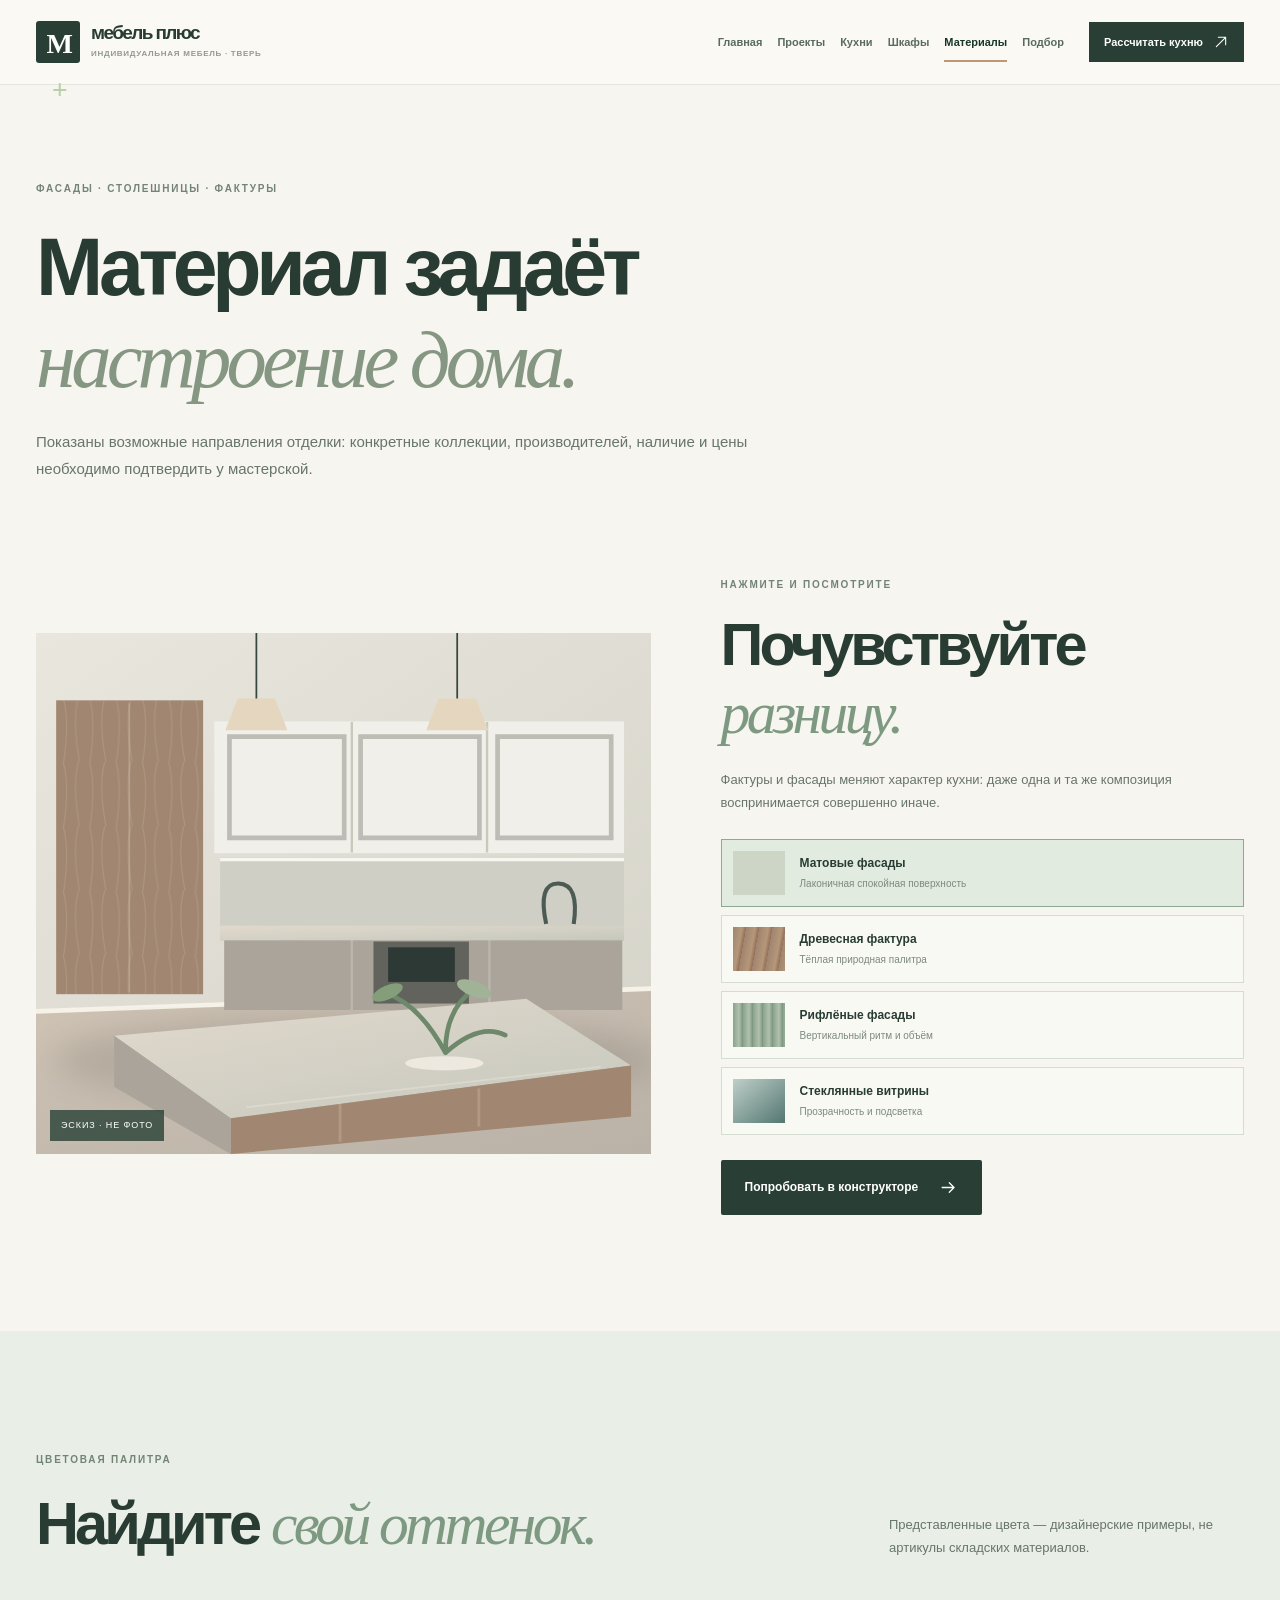
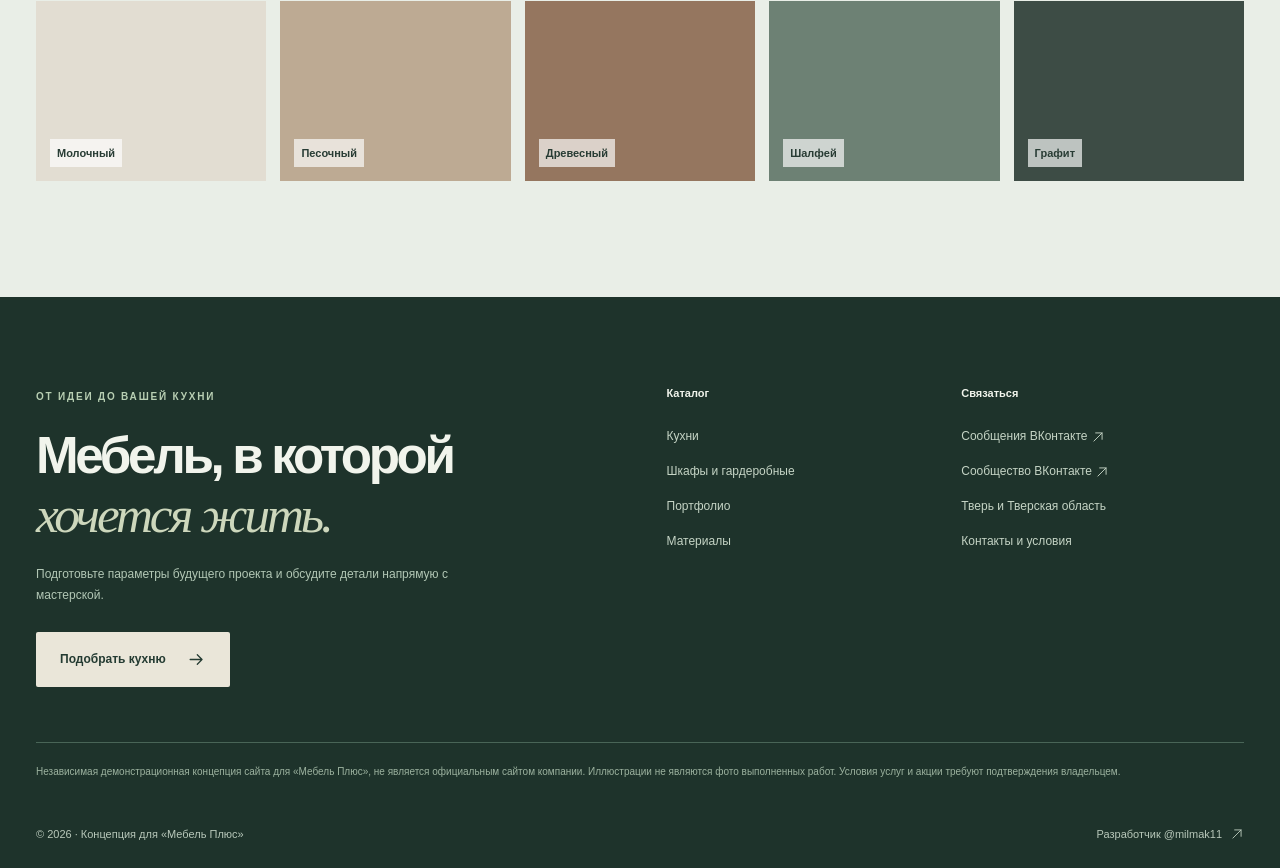
<file: preview-materials-offline.html>
<!doctype html><html lang="ru"><head><meta charset="utf-8"><meta name="viewport" content="width=device-width, initial-scale=1"><meta name="robots" content="noindex,nofollow,noarchive"><meta name="theme-color" content="#293F36"><meta name="description" content="Цветовые сочетания, рифлёные и матовые фасады, стекло и древесные фактуры."><title>Фасады и материалы — Мебель Плюс</title><link rel="icon" href="[data-uri]" type="image/svg+xml"><style>:root{--bg:#F7F5EF;--paper:#FFFCF7;--ink:#283C34;--forest:#293F36;--soft:#67756B;--muted:#89938A;--accent:#B4C5A5;--gold:#BD9873;--stroke:#DDDFD6;--sand:#ECE9DF;--serif:Georgia,'Times New Roman',serif;--sans:'Manrope','Inter',-apple-system,BlinkMacSystemFont,'Segoe UI',Arial,sans-serif;--ease:cubic-bezier(.22,1,.36,1)}*{box-sizing:border-box}html{scroll-behavior:smooth;scroll-padding-top:85px}body{background:var(--bg);color:var(--ink);margin:0;font-family:var(--sans);font-size:14px;line-height:1.65;-webkit-font-smoothing:antialiased;overflow-x:hidden}body.modal-open{overflow:hidden}a{text-decoration:none;color:inherit}button,input,textarea,select{font:inherit}button{cursor:pointer}img{width:100%;height:auto;display:block}h1,h2,h3,p{margin:0}h1,h2,h3{font-weight:600;letter-spacing:-.065em;line-height:1.14}h1{font-size:clamp(59px,6.3vw,103px)}h2{font-size:clamp(42px,4.65vw,76px)}h3{font-size:24px}h1 em,h2 em{font-family:var(--serif);font-weight:400;letter-spacing:-.06em;color:#7E9981}p{line-height:1.78;color:var(--soft)}.icon{width:19px;height:19px;display:block;flex-shrink:0}.wrap{width:min(1440px,calc(100% - 110px));margin-inline:auto}.section{padding:116px 0}.section.tight{padding-top:42px}.overline{display:inline-flex;align-items:center;gap:11px;font-size:10px;font-weight:850;color:#728475;letter-spacing:.18em;text-transform:uppercase;line-height:1.7}.overline.on-dark{color:#B8CFB3}.dot{width:7px;height:7px;border-radius:100%;background:#8FB28D;box-shadow:0 0 0 5px #A3C6A12B}.btn{display:inline-flex;align-items:center;justify-content:center;gap:21px;padding:17px 23px;font-size:12px;line-height:1.3;font-weight:800;border:1px solid transparent;border-radius:2px;white-space:nowrap;transition:background .2s,transform .25s var(--ease),color .2s,border-color .2s}.btn:hover{transform:translateY(-3px)}.btn-dark{background:var(--forest);color:#fff}.btn-dark:hover{background:#476257}.btn-cream{background:#EAE6D9;color:#243B32}.btn-cream:hover{background:#fff}.btn-outline{background:transparent;border-color:#BAC5B9;color:var(--forest)}.btn-outline:hover{background:#E6ECE5}.btn-outline-light{background:transparent;color:#fff;border-color:#B3C5B3}.btn-outline-light:hover{background:#F4F4EC;color:var(--forest)}.text-link{display:inline-flex;align-items:center;gap:16px;border-bottom:1px solid #A6B1A5;padding-bottom:7px;font-size:12px;font-weight:850;transition:gap .2s}.text-link:hover{gap:22px}.text-link .icon{width:17px;height:17px}.header{height:85px;background:#FAF9F4F5;backdrop-filter:blur(15px);position:sticky;top:0;z-index:100;border-bottom:1px solid #E3E6DC}.header-in{height:100%;display:flex;align-items:center;gap:25px}.logo{display:flex;align-items:center;gap:11px;flex-shrink:0}.logo-mark{height:42px;width:44px;display:grid;place-items:center;background:var(--forest);border-radius:3px;color:white;font-family:var(--serif);font-weight:700;font-size:28px;letter-spacing:-.12em}.logo-mark span{color:#B6CFA6}.logo b{display:block;font-size:19px;letter-spacing:-.085em;font-weight:850;line-height:1.1}.logo small{display:block;font-size:8px;letter-spacing:.09em;color:#929A8F;font-weight:850;margin-top:3px}.nav{display:flex;align-items:center;justify-content:center;gap:24px;margin-left:auto}.nav a{white-space:nowrap;font-size:11px;color:#596B5E;font-weight:700;transition:color .2s}.nav a:hover,.nav a.active{color:#17362A}.nav a.active{position:relative}.nav a.active:after{content:'';position:absolute;left:0;right:0;bottom:-11px;height:2px;background:var(--gold)}.nav .nav-contacts{display:none}.head-actions{display:flex;align-items:center;gap:10px}.header-cta{display:inline-flex;align-items:center;gap:10px;padding:11px 15px;background:var(--forest);color:white;font-weight:750;font-size:11px;white-space:nowrap}.header-cta .icon{width:16px;height:16px}.hamburger{display:none;border:0;background:none;color:var(--forest);padding:8px}.hero{background:linear-gradient(115deg,#F7F5EF,#ECEEE7);overflow:hidden}.hero-grid{padding:66px 0 61px;display:grid;grid-template-columns:1fr 1.06fr;gap:59px;min-height:674px;align-items:center}.hero-text h1{margin:29px 0 27px;white-space:nowrap}.hero-text p{font-size:15px;max-width:490px}.hero-btns{display:flex;align-items:center;gap:29px;flex-wrap:wrap;margin-top:32px}.hero-facts{display:flex;flex-wrap:wrap;gap:14px;margin-top:48px}.hero-facts div{display:flex;align-items:center;gap:6px;font-size:10px;font-weight:730;color:#597160}.hero-facts .icon{height:14px;width:14px}.hero-asterisk{display:block;color:#9BA59B;font-size:9px;margin-top:13px}.hero-image{position:relative;border-radius:3px 3px 73px 3px;overflow:hidden;aspect-ratio:1.08/1;background:#BCC4B8;box-shadow:0 20px 62px #2F46391C}.hero-image>img{height:100%;object-fit:cover;transition:transform 1s var(--ease)}.hero-image:hover>img{transform:scale(1.035)}.hero-overlay{position:absolute;bottom:33px;left:25px;background:#FFFCF1EE;backdrop-filter:blur(10px);padding:17px 23px 17px 17px;display:flex;align-items:center;gap:14px;min-width:253px;box-shadow:0 12px 30px #31443A28}.circle-deco{width:47px;height:47px;border-radius:50%;display:grid;place-items:center;background:#DCE9D8;font-size:32px;color:#6E8B6B}.hero-overlay strong{display:block;font-family:var(--serif);font-size:18px;line-height:1.1;font-weight:500}.hero-overlay small{display:block;font-size:10px;color:#6D8172;margin-top:5px}.hero-art-label{position:absolute;top:17px;right:17px;color:white;background:#283B34B6;padding:8px 10px;font-size:8px;letter-spacing:.08em;font-weight:850}.hero-strip{display:flex;gap:22px;align-items:center;justify-content:space-between;border-top:1px solid #CAD3C6;padding:25px 0 28px;color:#6E8475;font-size:10px;font-weight:800;letter-spacing:.13em}.hero-strip span:nth-child(even){color:#B79B7B;font-size:14px}.head-line{display:flex;align-items:end;justify-content:space-between;gap:45px;margin-bottom:42px}.head-line h2{margin-top:20px}.head-line p{max-width:355px;font-size:13px}.head-line .text-link{white-space:nowrap;margin-bottom:8px}.services-section{background:#FFFCF7}.service-grid{display:grid;grid-template-columns:1.23fr 1fr 1fr;gap:18px;grid-auto-rows:440px}.service-card{position:relative;display:block;overflow:hidden;background:#BCC4B8;isolation:isolate}.service-card:before{content:'';position:absolute;inset:25% 0 0;background:linear-gradient(0deg,#142C24DB,transparent);z-index:1}.service-card img{width:100%;height:100%;object-fit:cover;transition:transform .8s var(--ease)}.service-card:hover img{transform:scale(1.06)}.service-counter{position:absolute;top:23px;left:24px;color:white;z-index:2;font-size:10px;font-weight:850;letter-spacing:.16em}.service-content{display:flex;align-items:end;gap:12px;position:absolute;left:25px;right:25px;bottom:27px;z-index:2;color:white;flex-direction:column;align-items:start}.service-content strong{font-size:clamp(22px,2.6vw,32px);letter-spacing:-.055em;line-height:1.15}.service-content small{font-size:12px;line-height:1.55;color:#E2E9DC;max-width:270px}.service-content b{align-self:flex-end;border:1px solid #D7E8D5AA;border-radius:50%;width:38px;height:38px;display:grid;place-items:center;margin-top:-35px}.service-content b .icon{height:17px;width:17px}.story-section{background:var(--forest);color:white}.story-grid{display:grid;grid-template-columns:.84fr 1.16fr;gap:65px;align-items:center}.story-copy h2{margin:22px 0 26px}.story-copy h2 em{color:#D4D8BA}.story-copy p{color:#C0CFC3;font-size:13px;max-width:460px}.story-chips{display:flex;gap:9px;flex-wrap:wrap;margin:24px 0 34px}.story-chips span{font-size:9px;padding:9px 11px;border:1px solid #698172;color:#C9DBC7;font-weight:850;letter-spacing:.08em}.story-art{position:relative}.story-art img{height:520px;object-fit:cover}.story-art>span{position:absolute;left:18px;bottom:18px;font-size:9px;letter-spacing:.09em;padding:8px 12px;color:#F2F2ED;background:#1D352ABA}.project-section{background:#FAF8F2}.project-grid{display:grid;grid-template-columns:repeat(3,minmax(0,1fr));gap:18px}.project-card{border:0;padding:0;text-align:left;color:var(--ink);background:transparent;min-width:0;cursor:pointer}.project-img{height:auto;aspect-ratio:1.21;position:relative;overflow:hidden;background:#D5D7CC}.project-img img{width:100%;height:100%;object-fit:cover;transition:transform .65s var(--ease)}.project-card:hover .project-img img{transform:scale(1.055)}.project-tag{position:absolute;top:15px;left:15px;color:#F6F6EE;background:#2F4338B8;letter-spacing:.1em;font-size:9px;font-weight:850;padding:8px 10px}.card-info{padding:19px 0 17px;display:flex;gap:16px;align-items:center;justify-content:space-between;border-bottom:1px solid #D8DFD5}.card-info>span:first-child{display:flex;flex-direction:column;gap:8px;min-width:0}.card-info small{font-size:10px;color:#8A9A89}.card-info strong{font-size:20px;line-height:1.22;letter-spacing:-.04em}.card-info em{font-style:normal;font-size:11px;color:#809082;line-height:1.5}.circle-action{width:36px;height:36px;border-radius:50%;border:1px solid #B9C8B8;display:grid;place-items:center;flex-shrink:0;transition:background .2s}.project-card:hover .circle-action{background:#DDEADE}.circle-action .icon{width:16px;height:16px}.notice{font-size:10px;color:#8C988E;margin-top:21px}.fabric-section{background:#EBEEE7}.fabric-grid{display:grid;grid-template-columns:1fr 1fr;gap:100px;align-items:center}.fabric-grid h2{margin:22px 0}.fabric-grid p{max-width:460px;font-size:13px;margin-bottom:25px}.samples{display:grid;grid-template-columns:1fr 1fr;gap:10px}.sample{aspect-ratio:1.08;border-radius:1px;box-shadow:inset 0 0 0 1px #0001;position:relative}.sample span{position:absolute;left:15px;bottom:15px;font-size:9px;font-weight:850;letter-spacing:.08em;color:#273A32;background:#FFFFFFC8;padding:6px 9px}.sample-wood{background:repeating-linear-gradient(99deg,transparent 0 16px,#ffffff16 18px,#573D3220 20px),linear-gradient(130deg,#C8AE91,#86634B)}.sample-matte{background:linear-gradient(120deg,#E7E2D7,#A9B6A9)}.sample-ribbed{background:repeating-linear-gradient(90deg,#FFFFFF14 0 6px,#243F3022 7px 11px),linear-gradient(130deg,#B2BDA9,#6C7C70)}.sample-stone{background:linear-gradient(152deg,transparent 37%,#8A8D8459 37.3%,transparent 38%,transparent 62%,#92918742 62.3%,transparent 63%),linear-gradient(145deg,#F7F2E7,#C8CCC2)}.samples>small{grid-column:span 2;text-align:right;color:#89988B;font-size:10px}.steps-section{background:#FAF8F2}.steps{display:grid;grid-template-columns:repeat(4,1fr);gap:29px}.steps article{border-top:1px solid #BCCBBE;padding-top:24px}.step-icon{width:52px;height:52px;background:#E1EADC;display:grid;place-items:center;border-radius:50%;margin:10px 0 35px}.step-icon .icon{width:23px;height:23px;color:#47614F}.steps h3{font-size:18px;margin-bottom:10px}.steps p{font-size:12px}.bottom-cta{background:#263E34;color:#fff;padding:73px 0}.cta-grid{display:flex;justify-content:space-between;align-items:center;gap:40px}.cta-grid h2{margin:14px 0 15px}.cta-grid h2 em{color:#C9D4BA}.cta-grid p{color:#BED0BF;max-width:465px}.page-lead{padding:91px 0 48px}.page-lead h1{margin:23px 0;max-width:1040px}.page-lead h1 em{color:#859782}.page-lead>p{max-width:750px;font-size:15px}.filter-bar{display:flex;justify-content:space-between;align-items:center;gap:15px;margin:0 0 30px}.filters{display:flex;flex-wrap:wrap;gap:8px}.filter{border:1px solid #D2DED0;background:#E9EEE6;color:#526958;padding:12px 19px;font-size:11px;font-weight:850}.filter.active,.filter:hover{background:var(--forest);color:#fff}.filter-count{font-size:12px;color:#758578;white-space:nowrap}.project-grid-all{row-gap:46px}.project-card[hidden]{display:none!important}.category-hero{position:relative;min-height:460px;overflow:hidden;background:#BEC3B8}.category-hero>img{height:470px;object-fit:cover}.category-hero:after{content:'';position:absolute;inset:0;background:linear-gradient(90deg,#11261DD6 0,#11261D47 65%,transparent)}.category-hero>div{position:absolute;z-index:2;left:58px;top:50%;transform:translateY(-50%);color:#fff;max-width:570px}.category-hero>div>span{font-size:10px;letter-spacing:.13em;font-weight:850}.category-hero h2{font-size:clamp(36px,4vw,65px);margin:18px 0 27px}.category-hero h2 em{color:#CBD6C1}.types-grid{display:grid;grid-template-columns:repeat(3,1fr);gap:18px}.types-grid article{background:#EDF1E9;padding:28px}.type-illustration{font-family:var(--serif);font-size:100px;color:#7D9981;line-height:1.1;min-height:145px}.types-grid article h3{font-size:24px;margin:12px 0}.types-grid p{font-size:12px;min-height:42px}.types-grid a{display:inline-flex;gap:10px;align-items:center;margin-top:20px;font-weight:850;font-size:11px;border-bottom:1px solid;padding-bottom:6px}.types-grid a .icon{width:15px;height:15px}.light-section{background:#E9EEE7}.features-grid{display:grid;grid-template-columns:repeat(3,1fr);gap:24px;margin-bottom:50px}.features-grid article{border-top:1px solid #C4CFC3;padding-top:26px}.features-grid article>.icon{color:#66826B;width:28px;height:28px;margin-bottom:28px}.features-grid article h3{font-size:23px;margin-bottom:10px}.features-grid p{font-size:12px}.materials-layout{display:grid;grid-template-columns:1.08fr .92fr;align-items:center;gap:70px}.materials-showcase{position:relative}.materials-showcase img{aspect-ratio:1.18;object-fit:cover}.materials-showcase>span{position:absolute;left:14px;bottom:13px;background:#274035C9;color:#fff;font-size:9px;padding:8px 11px;letter-spacing:.1em}.materials-info h2{margin:16px 0 20px}.materials-info>p{font-size:13px}.material-switches{margin:25px 0;display:grid;gap:8px}.material-switch{padding:11px;display:flex;align-items:center;gap:15px;border:1px solid #D5DDD3;background:#F9F9F3;text-align:left;color:var(--ink)}.material-switch.active{background:#E2EBE0;border-color:#8EA993}.material-switch strong{display:block;font-size:12px}.material-switch small{display:block;color:#7D8A7D;font-size:10px;margin-top:3px}.mini-swatch{height:44px;width:52px;display:block}.m-matte{background:#CCD5C6}.m-wood{background:repeating-linear-gradient(100deg,#A0846F,#B59779 9px,#936F59 13px)}.m-fluted{background:repeating-linear-gradient(90deg,#8CA28B,#B0C2AD 6px,#78927D 10px)}.m-glass{background:linear-gradient(140deg,#BFCFCA,#547771)}.palette{display:grid;grid-template-columns:repeat(5,1fr);gap:14px}.palette>div{background:var(--c);height:180px;position:relative}.palette strong{position:absolute;left:14px;bottom:14px;font-size:11px;padding:5px 7px;background:#FFFFFFA9}.planner-intro h1{max-width:850px}.builder{display:grid;grid-template-columns:.95fr 1.05fr;background:#FFFCF7;border:1px solid #E1E4DA;box-shadow:0 22px 70px #293C2D12}.builder-preview{background:#E8EDE5;padding:35px;border-right:1px solid #D7E3D6}.builder-preview{align-self:stretch}.preview-head{display:flex;justify-content:space-between;gap:13px;color:#647D6B;font-size:10px;letter-spacing:.1em;font-weight:850;margin-bottom:24px}.preview-head span:last-child{background:#D4E2D2;padding:7px 10px;color:#3B624A}.builder-preview svg#liveSVG{width:100%;height:auto;display:block;box-shadow:0 15px 27px #273E2C16;background:#D5DCD0}.preview-details{display:flex;align-items:center;gap:13px;margin-top:21px}.preview-dot{width:39px;height:39px;background:#BDAA93;flex-shrink:0;border-radius:50%;border:3px solid white;box-shadow:0 0 0 1px #C1D0BF}.preview-details b{font-size:13px;display:block}.preview-details small{font-size:10px;color:#7A8E7E;display:block;margin-top:5px}.builder-preview>p{font-size:11px;margin:26px 0}.builder-note{padding-top:17px;border-top:1px solid #C4D4C4;display:flex;align-items:center;gap:9px;font-size:11px;font-weight:750;color:#52765B}.builder-note .icon{width:16px;height:16px}.builder-form{padding:33px 41px 43px}.builder-header h2{font-size:clamp(29px,2.7vw,43px);margin:12px 0 26px}.builder-form fieldset{border:0;margin:0 0 24px;padding:0;min-width:0}.builder-form legend,.field>label{display:block;font-size:12px;font-weight:850;margin-bottom:10px}.options{display:grid;gap:7px}.options.four{grid-template-columns:repeat(2,minmax(0,1fr))}.options.three{grid-template-columns:repeat(3,minmax(0,1fr))}.options.two{grid-template-columns:repeat(2,minmax(0,1fr))}.options label{position:relative;cursor:pointer;min-width:0}.options input{position:absolute;opacity:0;width:1px;height:1px}.options label span{display:flex;align-items:center;justify-content:center;padding:12px 7px;min-height:43px;border:1px solid #D4DDD2;background:#F7F8F3;color:#4B6453;font-size:11px;font-weight:750;text-align:center}.options input:checked+span{background:#E0ECD9;color:#315A3A;border-color:#8FA98F}.options input:focus-visible+span,.shades input:focus-visible+span{outline:3px solid #BC9A75;outline-offset:2px}.dims{display:grid;grid-template-columns:repeat(3,1fr);gap:9px}.dims label{font-size:10px;color:#708472;display:grid;gap:7px}.dims input,.field textarea{width:100%;border:1px solid #D0DCD0;background:#FAFBF8;padding:12px 10px;border-radius:1px;color:#294232;outline:none;min-width:0}.dims input:focus,.field textarea:focus{border-color:#8FAA95}.field-hint{font-size:10px;color:#9BAA9A;display:block;margin-top:7px}.shades{display:flex;flex-wrap:wrap;gap:8px}.shades label{display:grid;justify-items:center;gap:7px;position:relative;cursor:pointer;padding:8px 10px;border:1px solid #D8DDD3}.shades label:has(input:checked){background:#E8F0E4;border-color:#8AA88D}.shades input{position:absolute;opacity:0;width:1px;height:1px}.shades label span{height:39px;width:40px;background:var(--color);border-radius:2px;box-shadow:inset 0 0 0 1px #0000000A}.shades small{font-size:9px;font-weight:750}.checks{display:flex;gap:7px;flex-wrap:wrap}.checks label{font-size:11px;font-weight:650;background:#F0F2EC;padding:10px;display:flex;gap:5px;align-items:center;cursor:pointer}.checks input{accent-color:#67846A}.field{margin-bottom:23px}.field textarea{resize:vertical}.field>label small{font-weight:500;color:#7C927F}.upload{padding:17px;display:flex;align-items:center;gap:12px;border:1px dashed #A2BAA0;background:#F1F6EE;cursor:pointer}.upload .icon:first-child{color:#668668;width:25px;height:25px}.upload .icon:last-child{margin-left:auto}.upload strong{font-size:11px;display:block}.upload small{display:block;font-size:10px;color:#899A8A;margin-top:4px}.photos{display:flex;flex-wrap:wrap;gap:10px;margin-top:12px}.photos:empty{display:none}.photo-item{position:relative;width:84px}.photo-item img{width:84px;height:66px;object-fit:cover}.photo-item button{position:absolute;top:-7px;right:-7px;border:0;border-radius:50%;height:24px;width:24px;background:var(--forest);color:white;display:grid;place-items:center}.photo-item button .icon{width:14px;height:14px}.photo-item small{display:block;white-space:nowrap;overflow:hidden;text-overflow:ellipsis;font-size:9px}.builder-cta{padding-top:21px;border-top:1px solid #DCE5DA;display:grid;gap:10px}.builder-cta>p{font-size:11px}.builder-cta .btn{width:100%;justify-content:center}.builder-cta #requestStatus{font-size:11px;color:#41744D;min-height:20px;font-weight:700}.contact-grid{display:grid;grid-template-columns:1fr .85fr;gap:25px}.contact-main{background:var(--forest);padding:68px;color:white}.contact-main h2{font-size:clamp(36px,4vw,61px);margin:19px 0}.contact-main h2 em{color:#D7DFC9}.contact-main p{color:#C2D4C4;font-size:14px;max-width:490px}.contact-links{margin-top:35px;display:flex;gap:10px;flex-wrap:wrap}.btn-contact-ghost{border:1px solid #8BA38B;color:white}.contact-side{background:#E8ECE3}.contact-side img{height:295px;object-fit:cover}.contact-side>div{padding:25px 29px}.contact-side b{font-size:17px}.contact-side p{font-size:12px;margin:9px 0}.contact-side a{display:inline-flex;align-items:center;gap:8px;font-size:11px;font-weight:850;border-bottom:1px solid;margin-top:9px}.contact-side a .icon{width:15px;height:15px}.faq-section{background:#E9EEE7}.faq-grid{display:grid;grid-template-columns:.8fr 1.2fr;gap:90px}.faq-grid h2{margin-top:18px}.faq details{border-bottom:1px solid #C5D0C4}.faq details:first-child{border-top:1px solid #C5D0C4}.faq summary{list-style:none;padding:22px 0;cursor:pointer;display:flex;justify-content:space-between;gap:15px;font-size:13px;font-weight:800}.faq summary::-webkit-details-marker{display:none}.faq summary .icon{height:18px;width:18px;transition:transform .2s}.faq details[open] summary .icon{transform:rotate(45deg)}.faq details p{font-size:12px;margin-bottom:22px}.footer{background:#1E332B;color:#F1F4EC;padding-top:87px}.footer-grid{display:grid;grid-template-columns:1.6fr .65fr .8fr;gap:65px;padding-bottom:55px}.footer-grid h2{font-size:clamp(40px,4vw,66px);margin:20px 0}.footer-grid h2 em{color:#CDD7BC}.footer-grid p{font-size:12px;color:#B2C7B5;max-width:450px;margin-bottom:25px}.footer-links{display:flex;flex-direction:column;align-items:start;gap:15px}.footer-links>b{font-size:11px;margin-bottom:10px}.footer-links a,.footer-links>span{font-size:12px;color:#C5D4C5}.footer-links a:hover{color:white}.footer-links a .icon{display:inline-block;vertical-align:middle;height:14px;width:14px}.foot-legal{font-size:10px;color:#9CB29F;line-height:1.75;padding:20px 0;border-top:1px solid #496557}.foot-last{display:flex;justify-content:space-between;gap:10px;padding:25px 0;font-size:11px;color:#B8C8BA}.foot-last a{display:inline-flex;gap:8px;align-items:center}.foot-last a .icon{width:14px;height:14px}.bottom-mobile{display:none}.dialog{padding:0;border:0;background:#FCFAF4;color:var(--ink);width:min(900px,calc(100% - 32px));max-height:88vh;overflow:auto;box-shadow:0 22px 80px #0C20177A}.dialog::backdrop{background:#13281EBC;backdrop-filter:blur(6px)}.dialog-close{position:sticky;top:13px;left:calc(100% - 55px);z-index:4;display:grid;place-items:center;width:37px;height:37px;margin:13px 13px -50px auto;background:var(--forest);color:white;border:0;border-radius:50%}.dialog-close .icon{width:17px;height:17px}.dialog-layout{display:grid;grid-template-columns:1fr 1fr;min-height:445px}.dialog-layout img{height:100%;width:100%;object-fit:cover}.dialog-body{padding:53px 38px}.dialog-body h2{font-size:35px;margin:15px 0}.dialog-body p{font-size:13px;margin:10px 0 24px}.dialog-pills{display:flex;flex-wrap:wrap;gap:7px;margin-bottom:24px}.dialog-pills span{padding:8px 10px;font-size:10px;background:#E7ECE4;font-weight:750}.dialog-body>small{display:block;color:#8B9A8A;font-size:10px;margin-top:18px}.toast{position:fixed;right:22px;bottom:22px;background:#233B2E;color:white;font-size:12px;font-weight:750;padding:13px 17px;z-index:150;opacity:0;pointer-events:none;transform:translateY(14px);transition:opacity .2s,transform .2s}.toast.show{opacity:1;transform:none}:focus-visible{outline:3px solid #A8BD8C;outline-offset:3px}
@media(max-width:1350px){.wrap{width:calc(100% - 72px)}.nav{gap:15px}.hero-grid{gap:35px}.hero-text h1{font-size:clamp(50px,5.7vw,80px)}.service-grid{grid-auto-rows:380px}.fabric-grid{gap:65px}.story-grid{gap:42px}}
@media(max-width:1050px){.header{height:74px}.header-in{gap:15px}.nav{display:none;position:absolute;left:0;right:0;top:74px;padding:20px 36px 30px;flex-direction:column;align-items:stretch;gap:0;background:#FAF9F4;box-shadow:0 18px 26px #1A30231D}.nav.open{display:flex}.nav a{padding:12px;border-bottom:1px solid #E2E8DF;font-size:13px}.nav a.active:after{display:none}.nav .nav-contacts{display:block}.hamburger{display:grid;place-items:center}.head-actions{margin-left:auto}.hero-grid{grid-template-columns:1fr 1fr;min-height:570px;gap:24px}.hero-text h1{font-size:clamp(46px,5.65vw,62px)}.hero-text p{font-size:13px}.hero-facts{margin-top:22px}.service-grid{grid-auto-rows:320px;gap:11px}.service-content{left:17px;right:17px;bottom:20px}.service-content strong{font-size:23px}.service-content small{font-size:11px}.story-art img{height:410px}.project-grid{gap:12px}.card-info strong{font-size:17px}.materials-layout{gap:35px}.builder-preview{padding:23px}.builder-form{padding:27px}.contact-grid{gap:15px}.contact-main{padding:43px}.footer-grid{gap:35px}}
@media(max-width:790px){.wrap{width:calc(100% - 50px)}.hero-grid{grid-template-columns:1fr;gap:37px;padding:52px 0}.hero-text h1{font-size:clamp(55px,8.5vw,78px)}.hero-image{max-width:720px;width:100%;margin:0 auto;aspect-ratio:1.5}.hero-facts{margin-top:31px}.hero-strip{flex-wrap:wrap;gap:15px}.head-line{align-items:start;flex-direction:column;gap:15px}.head-line p{max-width:570px}.service-grid{grid-template-columns:1fr 1fr}.service-grid .featured{grid-column:span 2}.service-grid{grid-auto-rows:310px}.service-grid .featured{grid-row:span 1}.story-grid,.fabric-grid,.materials-layout,.faq-grid{grid-template-columns:1fr;gap:35px}.story-art img{height:auto;max-height:470px}.story-copy p{max-width:640px}.project-grid{grid-template-columns:1fr 1fr;gap:20px}.steps{grid-template-columns:1fr 1fr}.category-hero{min-height:350px}.category-hero>img{height:360px}.features-grid{grid-template-columns:1fr 1fr}.builder{grid-template-columns:1fr}.builder-preview{border-right:0;border-bottom:1px solid #D7E3D6}.builder-preview svg#liveSVG{max-width:600px;margin:0 auto}.contact-grid{grid-template-columns:1fr}.contact-side{display:grid;grid-template-columns:1fr 1fr;align-items:center}.contact-side img{height:100%}.contact-side>div{padding:35px}.footer-grid{grid-template-columns:1fr 1fr}.footer-grid>div:first-child{grid-column:span 2}.footer-grid h2{max-width:700px}}
@media(max-width:560px){html{scroll-padding-top:65px}.wrap{width:calc(100% - 32px)}.header{height:67px}.header-in{gap:8px}.logo-mark{width:35px;height:35px;font-size:22px}.logo b{font-size:16px}.logo small{font-size:7px}.head-actions .header-cta{display:none}.nav{top:67px;padding:15px 16px 25px}.section{padding:72px 0}.section.tight{padding-top:23px}.overline{font-size:9px}h1{font-size:clamp(44px,10.3vw,60px)}h2{font-size:clamp(36px,8.4vw,49px)}.hero-grid{padding:41px 0 33px;gap:28px}.hero-text h1{font-size:clamp(43px,10.8vw,59px);white-space:normal;margin:21px 0}.hero-text p{font-size:13px}.hero-btns{margin-top:24px;gap:21px}.hero-btns .btn{width:100%}.hero-facts{gap:10px;margin-top:24px}.hero-facts div{font-size:10px}.hero-image{aspect-ratio:1.19;border-radius:2px 2px 41px 2px}.hero-overlay{padding:11px;left:12px;bottom:22px;min-width:auto}.hero-overlay strong{font-size:14px}.hero-overlay small{font-size:9px}.circle-deco{width:38px;height:38px;font-size:26px}.hero-art-label{font-size:7px;top:9px;right:9px}.hero-strip{padding:16px 0;gap:10px;font-size:8px}.head-line{margin-bottom:25px}.head-line h2{margin-top:12px}.head-line p{font-size:12px}.service-grid{grid-template-columns:1fr;grid-auto-rows:310px}.service-grid .featured{grid-column:auto}.service-content strong{font-size:26px}.story-copy h2{margin:17px 0}.story-art img{max-height:340px}.project-grid{grid-template-columns:1fr}.project-img{aspect-ratio:1.29}.card-info strong{font-size:20px}.fabric-grid{gap:25px}.steps{gap:15px}.steps article{padding-top:18px}.step-icon{margin-bottom:22px}.steps h3{font-size:15px}.steps p{font-size:11px}.bottom-cta{padding:53px 0}.cta-grid{align-items:start;flex-direction:column;gap:20px}.page-lead{padding:60px 0 28px}.page-lead h1{font-size:clamp(43px,9.6vw,56px);margin:16px 0}.page-lead>p{font-size:12px}.filter-bar{align-items:start;flex-direction:column}.filters{gap:6px}.filter{padding:10px 11px;font-size:10px}.category-hero{min-height:335px}.category-hero>img{height:340px}.category-hero>div{left:22px;right:20px}.category-hero h2{font-size:38px}.types-grid,.features-grid{grid-template-columns:1fr;gap:12px}.types-grid article{padding:22px}.type-illustration{min-height:93px;font-size:83px}.features-grid article>.icon{margin-bottom:12px}.materials-info h2{font-size:41px}.palette{grid-template-columns:repeat(5,1fr);gap:4px}.palette>div{height:100px}.palette strong{left:3px;bottom:4px;padding:3px;font-size:8px}.builder-preview{padding:17px}.builder-form{padding:24px 16px}.builder-header h2{font-size:34px}.preview-head{font-size:8px}.preview-details b{font-size:12px}.options.three{grid-template-columns:repeat(3,1fr)}.options label span{font-size:10px}.dims{gap:5px}.dims input{padding:11px 7px}.shades{gap:5px}.shades label{padding:7px 8px}.shades label span{width:33px;height:33px}.shades small{font-size:8px}.builder-cta .btn{font-size:11px}.contact-main{padding:36px 22px}.contact-main h2{font-size:40px}.contact-links{gap:8px}.contact-links .btn{width:100%;font-size:11px}.contact-side{grid-template-columns:1fr}.contact-side img{height:230px}.faq-grid{gap:18px}.faq summary{font-size:12px}.footer{padding-top:60px}.footer-grid{gap:30px}.footer-grid h2{font-size:41px}.footer-links a{font-size:11px}.foot-last{flex-direction:column;align-items:start;padding-bottom:88px}.bottom-mobile{position:fixed;display:block;bottom:0;left:0;right:0;z-index:80;background:#F6F8F2F2;padding:10px 16px max(10px,env(safe-area-inset-bottom));box-shadow:0 -6px 20px #1C322116;backdrop-filter:blur(12px)}.bottom-mobile a{display:flex;align-items:center;justify-content:center;gap:10px;background:var(--forest);color:#fff;padding:13px;font-size:11px;font-weight:850}.bottom-mobile a .icon{width:16px;height:16px}.dialog-layout{grid-template-columns:1fr}.dialog-layout img{height:235px}.dialog-body{padding:25px 20px}.dialog-body h2{font-size:28px}}
@media(max-width:360px){.wrap{width:calc(100% - 26px)}.hero-text h1{font-size:42px}.logo b{font-size:15px}.logo small{font-size:6px}.hero-art-label{font-size:6px}.hero-overlay{gap:7px}.hero-overlay strong{font-size:12px}.hero-facts{margin-top:16px}.category-hero h2{font-size:33px}.builder-form{padding:21px 12px}.shades label{padding:6px}.shades label span{width:29px;height:29px}.shades small{font-size:7px}.options label span{font-size:9px}.steps{gap:9px}}
@media(prefers-reduced-motion:reduce){*,*:before,*:after{scroll-behavior:auto!important;transition:none!important;animation:none!important}}
</style></head><body data-page="materials.html"><header class="header" id="top"><div class="wrap header-in"><a class="logo" href="index.html" aria-label="Мебель Плюс — главная"><span class="logo-mark">М<span>+</span></span><span><b>мебель плюс</b><small>ИНДИВИДУАЛЬНАЯ МЕБЕЛЬ · ТВЕРЬ</small></span></a><nav class="nav" id="mainNav" aria-label="Главное меню"><a href="index.html" class="">Главная</a><a href="projects.html" class="">Проекты</a><a href="kitchens.html" class="">Кухни</a><a href="storage.html" class="">Шкафы</a><a href="materials.html" class="active">Материалы</a><a href="planner.html" class="">Подбор</a><a href="contacts.html" class="nav-contacts">Контакты</a></nav><div class="head-actions"><a class="header-cta" href="planner.html">Рассчитать кухню <svg class="icon" viewBox="0 0 24 24" fill="none" stroke="currentColor" stroke-width="1.6" stroke-linecap="round" stroke-linejoin="round" aria-hidden="true"><path d="M5 19 19 5M8 5h11v11"/></svg></a><button class="hamburger" id="menuToggle" type="button" aria-label="Открыть меню" aria-controls="mainNav" aria-expanded="false"><svg class="icon" viewBox="0 0 24 24" fill="none" stroke="currentColor" stroke-width="1.6" stroke-linecap="round" stroke-linejoin="round" aria-hidden="true"><path d="M4 7h16M4 12h16M4 17h16"/></svg></button></div></div></header><main id="main"><section class="page-lead wrap"><span class="overline">ФАСАДЫ · СТОЛЕШНИЦЫ · ФАКТУРЫ</span><h1>Материал задаёт<br><em>настроение дома.</em></h1><p>Показаны возможные направления отделки: конкретные коллекции, производителей, наличие и цены необходимо подтвердить у мастерской.</p></section><section class="section tight"><div class="wrap materials-layout"><div class="materials-showcase"><img id="materialHero" src="[data-uri]" alt="Авторская иллюстрация кухни с разными материалами"><span>ЭСКИЗ · НЕ ФОТО</span></div><div class="materials-info"><span class="overline">НАЖМИТЕ И ПОСМОТРИТЕ</span><h2>Почувствуйте <em>разницу.</em></h2><p>Фактуры и фасады меняют характер кухни: даже одна и та же композиция воспринимается совершенно иначе.</p><div class="material-switches" id="materialSwitches"><button class="material-switch active" data-finish="matte" aria-pressed="true"><span class="mini-swatch m-matte"></span><span><strong>Матовые фасады</strong><small>Лаконичная спокойная поверхность</small></span></button><button class="material-switch" data-finish="wood" aria-pressed="false"><span class="mini-swatch m-wood"></span><span><strong>Древесная фактура</strong><small>Тёплая природная палитра</small></span></button><button class="material-switch" data-finish="fluted" aria-pressed="false"><span class="mini-swatch m-fluted"></span><span><strong>Рифлёные фасады</strong><small>Вертикальный ритм и объём</small></span></button><button class="material-switch" data-finish="glass" aria-pressed="false"><span class="mini-swatch m-glass"></span><span><strong>Стеклянные витрины</strong><small>Прозрачность и подсветка</small></span></button></div><a href="planner.html" class="btn btn-dark">Попробовать в конструкторе <svg class="icon" viewBox="0 0 24 24" fill="none" stroke="currentColor" stroke-width="1.6" stroke-linecap="round" stroke-linejoin="round" aria-hidden="true"><path d="M4 12h15m-6-6 6 6-6 6"/></svg></a></div></div></section><section class="section light-section"><div class="wrap"><div class="head-line"><div><span class="overline">ЦВЕТОВАЯ ПАЛИТРА</span><h2>Найдите <em>свой оттенок.</em></h2></div><p>Представленные цвета — дизайнерские примеры, не артикулы складских материалов.</p></div><div class="palette"><div style="--c:#E2DDD2"><strong>Молочный</strong></div><div style="--c:#BDAA93"><strong>Песочный</strong></div><div style="--c:#95765F"><strong>Древесный</strong></div><div style="--c:#6D8174"><strong>Шалфей</strong></div><div style="--c:#3D4C45"><strong>Графит</strong></div></div></div></section></main><footer class="footer"><div class="wrap"><div class="footer-grid"><div><span class="overline on-dark">ОТ ИДЕИ ДО ВАШЕЙ КУХНИ</span><h2>Мебель, в которой<br><em>хочется жить.</em></h2><p>Подготовьте параметры будущего проекта и обсудите детали напрямую с мастерской.</p><a class="btn btn-cream" href="planner.html">Подобрать кухню <svg class="icon" viewBox="0 0 24 24" fill="none" stroke="currentColor" stroke-width="1.6" stroke-linecap="round" stroke-linejoin="round" aria-hidden="true"><path d="M4 12h15m-6-6 6 6-6 6"/></svg></a></div><div class="footer-links"><b>Каталог</b><a href="kitchens.html">Кухни</a><a href="storage.html">Шкафы и гардеробные</a><a href="projects.html">Портфолио</a><a href="materials.html">Материалы</a></div><div class="footer-links"><b>Связаться</b><a href="https://vk.me/mebelnazakaz70" target="_blank" rel="noopener noreferrer">Сообщения ВКонтакте <svg class="icon" viewBox="0 0 24 24" fill="none" stroke="currentColor" stroke-width="1.6" stroke-linecap="round" stroke-linejoin="round" aria-hidden="true"><path d="M5 19 19 5M8 5h11v11"/></svg></a><a href="https://vk.com/mebelnazakaz70" target="_blank" rel="noopener noreferrer">Сообщество ВКонтакте <svg class="icon" viewBox="0 0 24 24" fill="none" stroke="currentColor" stroke-width="1.6" stroke-linecap="round" stroke-linejoin="round" aria-hidden="true"><path d="M5 19 19 5M8 5h11v11"/></svg></a><span>Тверь и Тверская область</span><a href="contacts.html">Контакты и условия</a></div></div><div class="foot-legal">Независимая демонстрационная концепция сайта для «Мебель Плюс», не является официальным сайтом компании. Иллюстрации не являются фото выполненных работ. Условия услуг и акции требуют подтверждения владельцем.</div><div class="foot-last"><span>© 2026 · Концепция для «Мебель Плюс»</span><a href="https://t.me/milmak11" target="_blank" rel="noopener noreferrer">Разработчик @milmak11 <svg class="icon" viewBox="0 0 24 24" fill="none" stroke="currentColor" stroke-width="1.6" stroke-linecap="round" stroke-linejoin="round" aria-hidden="true"><path d="M5 19 19 5M8 5h11v11"/></svg></a></div></div></footer><div class="bottom-mobile"><a href="planner.html"><svg class="icon" viewBox="0 0 24 24" fill="none" stroke="currentColor" stroke-width="1.6" stroke-linecap="round" stroke-linejoin="round" aria-hidden="true"><path d="m3 8 5-5 13 13-5 5L3 8Zm6 3 3-3m1 7 3-3"/></svg> Рассчитать мой проект <svg class="icon" viewBox="0 0 24 24" fill="none" stroke="currentColor" stroke-width="1.6" stroke-linecap="round" stroke-linejoin="round" aria-hidden="true"><path d="M4 12h15m-6-6 6 6-6 6"/></svg></a></div><dialog id="projectDialog" class="dialog"><button type="button" class="dialog-close" id="dialogClose" aria-label="Закрыть"><svg class="icon" viewBox="0 0 24 24" fill="none" stroke="currentColor" stroke-width="1.6" stroke-linecap="round" stroke-linejoin="round" aria-hidden="true"><path d="M5 5l14 14M19 5 5 19"/></svg></button><div id="dialogInside"></div></dialog><div id="toast" class="toast" role="status" aria-live="polite"></div><script>window.MPLUS_PROJECTS=[{"id": "kitchen-textures", "title": "Три фактуры в одной кухне", "category": "Кухни", "date": "18 ноября 2026", "color": "#736456", "wood": "#806251", "surface": "#F3F1E7", "style": "fluted", "kind": "kitchen", "caption": "Гладкие верхние фасады, рифлёная поверхность и тёплый коричневый нижний ряд.", "details": "Сочетание гладких и вертикально-рифлёных верхних фасадов, коричневых нижних модулей, светлой столешницы и фартука под мрамор.", "tags": ["Рифлёные фасады", "Тёплая палитра", "Мраморная фактура"]}, {"id": "kitchen-contrast", "title": "Контрастная кухня с тёмной столешницей", "category": "Кухни", "date": "16 ноября 2026", "color": "#68645F", "wood": "#68645F", "surface": "#302F2F", "style": "minimal", "kind": "kitchen", "caption": "Светлая рабочая зона и выразительная тёмная поверхность.", "details": "Светлые фасады и фартук, тёмная столешница под мрамор и серо-коричневые нижние шкафы.", "tags": ["Светлые верхние фасады", "Тёмный камень", "Встроенная техника"]}, {"id": "kitchen-white", "title": "Светлая кухня с витриной", "category": "Кухни", "date": "15 ноября 2026", "color": "#D5D0C4", "wood": "#C9C7BD", "surface": "#DBD6CD", "style": "glass", "kind": "kitchen", "caption": "Белые фасады и витрина с мягкой подсветкой.", "details": "Светлая кухня со встроенной техникой, стеклянной витриной и подсветкой как интерьерным акцентом.", "tags": ["Белые фасады", "Витрина", "Подсветка"]}, {"id": "kitchen-classic", "title": "Графичная кухня с рамочными фасадами", "category": "Кухни", "date": "11 ноября 2026", "color": "#E2DFD8", "wood": "#706F68", "surface": "#3D3E3B", "style": "frames", "kind": "kitchen", "caption": "Рамочные белые фасады и глубокая тёмная рабочая зона.", "details": "Контрастное сочетание белых рамочных фасадов, тёмного фартука и столешницы.", "tags": ["Рамочные фасады", "Тёмная рабочая зона", "Контраст"]}, {"id": "wardrobe", "title": "Встроенный шкаф под размер комнаты", "category": "Шкафы", "date": "Концепция", "color": "#AFAB9C", "wood": "#A69D8A", "surface": "#D3D4CD", "style": "minimal", "kind": "storage", "caption": "Иллюстрация возможного решения системы хранения.", "details": "Демонстрационный вариант шкафа с секциями хранения, антресолью и сочетанием гладких фасадов с открытыми полками.", "tags": ["Шкаф до потолка", "Хранение", "Индивидуальные размеры"]}, {"id": "wardrobe-warm", "title": "Гардеробная в тёплых оттенках", "category": "Шкафы", "date": "Концепция", "color": "#94765C", "wood": "#94765C", "surface": "#E0DAD0", "style": "minimal", "kind": "storage", "caption": "Иллюстрация компактной гардеробной.", "details": "Демонстрационная композиция гардеробной с открытыми секциями, штангами и выдвижными ящиками.", "tags": ["Гардеробная", "Древесная фактура", "Полки и ящики"]}];</script><script>window.SCENE_DATA={"wardrobe-warm.svg":"[data-uri]","hero.svg":"[data-uri]","kitchen-textures.svg":"[data-uri]","kitchen-white.svg":"[data-uri]","kitchen-contrast.svg":"[data-uri]","wardrobe.svg":"[data-uri]","materials.svg":"[data-uri]","kitchen-classic.svg":"[data-uri]","designer.svg":"[data-uri]"};
(()=>{'use strict';
const qs=(s,el=document)=>el.querySelector(s),qsa=(s,el=document)=>[...el.querySelectorAll(s)],data=window.MPLUS_PROJECTS||[];
const nav=qs('#mainNav'),menu=qs('#menuToggle');menu?.addEventListener('click',()=>{const on=nav.classList.toggle('open');menu.setAttribute('aria-expanded',String(on));menu.setAttribute('aria-label',on?'Закрыть меню':'Открыть меню')});qsa('.nav a').forEach(a=>a.addEventListener('click',()=>{nav?.classList.remove('open');menu?.setAttribute('aria-expanded','false')}));document.addEventListener('keydown',e=>{if(e.key==='Escape')nav?.classList.remove('open')});
const toast=qs('#toast');let timer;function notify(s){toast.textContent=s;toast.classList.add('show');clearTimeout(timer);timer=setTimeout(()=>toast.classList.remove('show'),3600)}
const scene=(filename)=>window.SCENE_DATA?.[filename]||'assets/scenes/'+filename;
const escape=(s)=>String(s||'').replaceAll('&','&amp;').replaceAll('<','&lt;').replaceAll('>','&gt;').replaceAll('"','&quot;');
const dialog=qs('#projectDialog');let current=null;
function openProject(id){const p=data.find(x=>x.id===id);if(!p)return;current=p;const html=`<div class="dialog-layout"><img src="${scene(p.id+'.svg')}" alt="Демонстрационный эскиз: ${escape(p.title)}"><div class="dialog-body"><span class="overline">${escape(p.category)} · ${escape(p.date)}</span><h2>${escape(p.title)}</h2><p>${escape(p.details)}</p><div class="dialog-pills">${p.tags.map(t=>`<span>${escape(t)}</span>`).join('')}</div><a href="planner.html?kind=${encodeURIComponent(p.kind==='storage'?'Шкаф':'Кухня')}" class="btn btn-dark">Хочу похожее решение <svg class="icon" viewBox="0 0 24 24" fill="none" stroke="currentColor" stroke-width="1.6"><path d="M4 12h15m-6-6 6 6-6 6"/></svg></a><small>${p.date==='Концепция'?'Этот проект создан как демонстрационная концепция.':'Описание основано на публикации компании.'} Иллюстрация не является фотографией выполненного заказа.</small></div></div>`;qs('#dialogInside').innerHTML=html;dialog.showModal();document.body.classList.add('modal-open')}
document.addEventListener('click',e=>{const b=e.target.closest('[data-project]');if(b)openProject(b.dataset.project)});qs('#dialogClose')?.addEventListener('click',()=>dialog.close());dialog?.addEventListener('click',e=>{if(e.target===dialog)dialog.close()});dialog?.addEventListener('close',()=>document.body.classList.remove('modal-open'));
qsa('[data-filter]').forEach(btn=>btn.addEventListener('click',()=>{const filter=btn.dataset.filter;qsa('[data-filter]').forEach(b=>{b.classList.toggle('active',b===btn);b.setAttribute('aria-pressed',String(b===btn))});const cards=qsa('#projectsGrid .project-card');let count=0;cards.forEach(c=>{const p=data.find(p=>p.id===c.dataset.project);const hidden=filter!=='all'&&p?.category!==filter;c.hidden=hidden;if(!hidden)count++});const t=qs('#projectCount');if(t)t.textContent=count+' '+(count===1?'проект':count>=2&&count<=4?'проекта':'проектов')}));
const matBtns=qsa('[data-finish]'),matHero=qs('#materialHero');const sources={matte:'assets/scenes/materials.svg',wood:'assets/scenes/kitchen-textures.svg',fluted:'assets/scenes/kitchen-textures.svg',glass:'assets/scenes/kitchen-white.svg'};matBtns.forEach(b=>b.addEventListener('click',()=>{matBtns.forEach(x=>{x.classList.toggle('active',x===b);x.setAttribute('aria-pressed',String(x===b))});if(matHero)matHero.src=scene(sources[b.dataset.finish].split('/').pop())}));
const form=qs('#builderForm');if(!form)return;
const params=new URLSearchParams(location.search);const byName=name=>qs(`input[name="${name}"]:checked`,form)?.value||'';
for(const [key,value] of [['kind',params.get('kind')],['shape',params.get('shape')]]){const found=qsa(`input[name="${key}"]`,form).find(x=>x.value===value);if(found)found.checked=true}
const shades={'Молочный':'#E2DDD2','Песочный':'#BDAA93','Древесный':'#95765F','Шалфей':'#6D8174','Графит':'#3D4C45'};
const photos=[],photoList=qs('#photoList'),photoEl=qs('#photos');const fields={width:qs('#width'),height:qs('#height'),depth:qs('#depth'),notes:qs('#notes')};
function state(){return {kind:byName('kind'),shape:byName('shape'),material:byName('material'),finish:byName('finish'),shade:byName('shade'),width:fields.width.value,height:fields.height.value,depth:fields.depth.value,extras:qsa('input[name="extra"]:checked',form).map(e=>e.value),notes:fields.notes.value.trim()}}
function preview(){const s=state(),c=shades[s.shade]||'#BDAA93';qs('#cabinetBottom').setAttribute('fill',c);qs('#cabinetTop').setAttribute('fill',s.shade==='Графит'?'#9EA9A0':s.shade==='Древесный'?'#D1B9A2':'#E1DCD1');qs('#previewDot').style.backgroundColor=c;qs('#previewName').textContent=s.kind;qs('#previewLabel').textContent=`${s.kind} · ${s.material} · ${s.shade.toLowerCase()}`;qs('#previewMeasurements').textContent=`Ширина ${s.width||'—'} см · высота ${s.height||'—'} см · глубина ${s.depth||'—'} см`;qs('#livePattern').style.display=['Древесная','Рифлёная'].includes(s.finish)?'':'none';qs('#livePattern rect').setAttribute('fill',s.finish==='Древесная'?'url(#liveWood)':'url(#liveFlute)');qs('#liveGlass').style.display=s.finish==='Стекло'?'':'none';qs('#liveLight').style.display=s.extras.includes('Подсветка')?'':'none';qs('#liveHandles').style.display=s.extras.includes('Без ручек')?'none':'';qs('#extraCorner').setAttribute('d',s.shape==='Угловая'?'M74 399h472v6H74Z':s.shape==='П-образная'?'M74 395h472v11H74Z':'M74 402h472v0H74Z');qs('#counter').setAttribute('fill',s.shade==='Графит'?'#313F38':'#E8E5DB')}
form.addEventListener('input',preview);form.addEventListener('change',preview);
function message(){const s=state();return ['Здравствуйте! Хочу получить предварительный расчёт мебели и уточнить условия бесплатного 3D-проекта.','',`Изделие: ${s.kind}`,`Планировка: ${s.shape}`,`Ширина: ${s.width||'уточню'} см`, `Высота: ${s.height||'уточню'} см`,`Глубина: ${s.depth||'уточню'} см`,`Материал фасадов: ${s.material}`,`Фактура: ${s.finish}`,`Цвет: ${s.shade}`,`Дополнительно: ${s.extras.length?s.extras.join(', '):'не выбрано'}`,`Мои пожелания: ${s.notes||'пока нет'}`,`Фотографии: ${photos.length} (прикреплю отдельно в чате)`,'','Подскажите, пожалуйста, ориентировочную стоимость и условия замера в Твери.'].join('\n')}
async function copy(str){if(navigator.clipboard?.writeText)try{await navigator.clipboard.writeText(str);return true}catch(e){}const t=document.createElement('textarea');t.value=str;t.style.cssText='position:fixed;left:-10000px;top:0';document.body.append(t);t.select();let ok=false;try{ok=document.execCommand('copy')}catch(e){}t.remove();return ok}
form.addEventListener('submit',async e=>{e.preventDefault();for(const [name,min,max] of [['width',40,2000],['height',40,500],['depth',20,200]]){const input=fields[name],value=Number(input.value);if(!input.value||!Number.isFinite(value)||value<min||value>max){qs('#requestStatus').textContent=`Укажите корректный размер «${name==='width'?'ширина':name==='height'?'высота':'глубина'}» от ${min} до ${max} см.`;input.focus();return}}const str=message();let ok=await copy(str);qs('#requestStatus').textContent=ok?'Заявка скопирована. Теперь откройте VK и вставьте сообщение.':'Автокопирование недоступно: откройте и скопируйте текст вручную.';notify(ok?'Заявка скопирована!':'Проверьте разрешение на копирование');if(!ok)window.prompt('Скопируйте запрос в VK:',str)});
function drawFiles(){photoList.replaceChildren();photos.forEach((p,i)=>{const div=document.createElement('div');div.className='photo-item';const img=document.createElement('img');img.src=p.url;img.alt='Фотография '+p.file.name;const btn=document.createElement('button');btn.type='button';btn.setAttribute('aria-label','Удалить '+p.file.name);btn.innerHTML='<svg class="icon" viewBox="0 0 24 24" fill="none" stroke="currentColor" stroke-width="1.7"><path d="M5 5l14 14M19 5 5 19"/></svg>';btn.addEventListener('click',()=>{URL.revokeObjectURL(p.url);photos.splice(i,1);drawFiles()});const label=document.createElement('small');label.textContent=p.file.name;div.append(img,btn,label);photoList.append(div)})}
photoEl.addEventListener('change',e=>{let bad=0;for(const file of [...(e.target.files||[])]){if(photos.length>=3){bad++;break}if(!['image/jpeg','image/png','image/webp'].includes(file.type)||file.size>7*1024*1024||file.size<=0){bad++;continue}photos.push({file,url:URL.createObjectURL(file)})}photoEl.value='';drawFiles();if(bad)notify('Можно выбрать до трёх фото JPG, PNG или WebP до 7 МБ')});preview();
})();
</script></body></html>
</file>
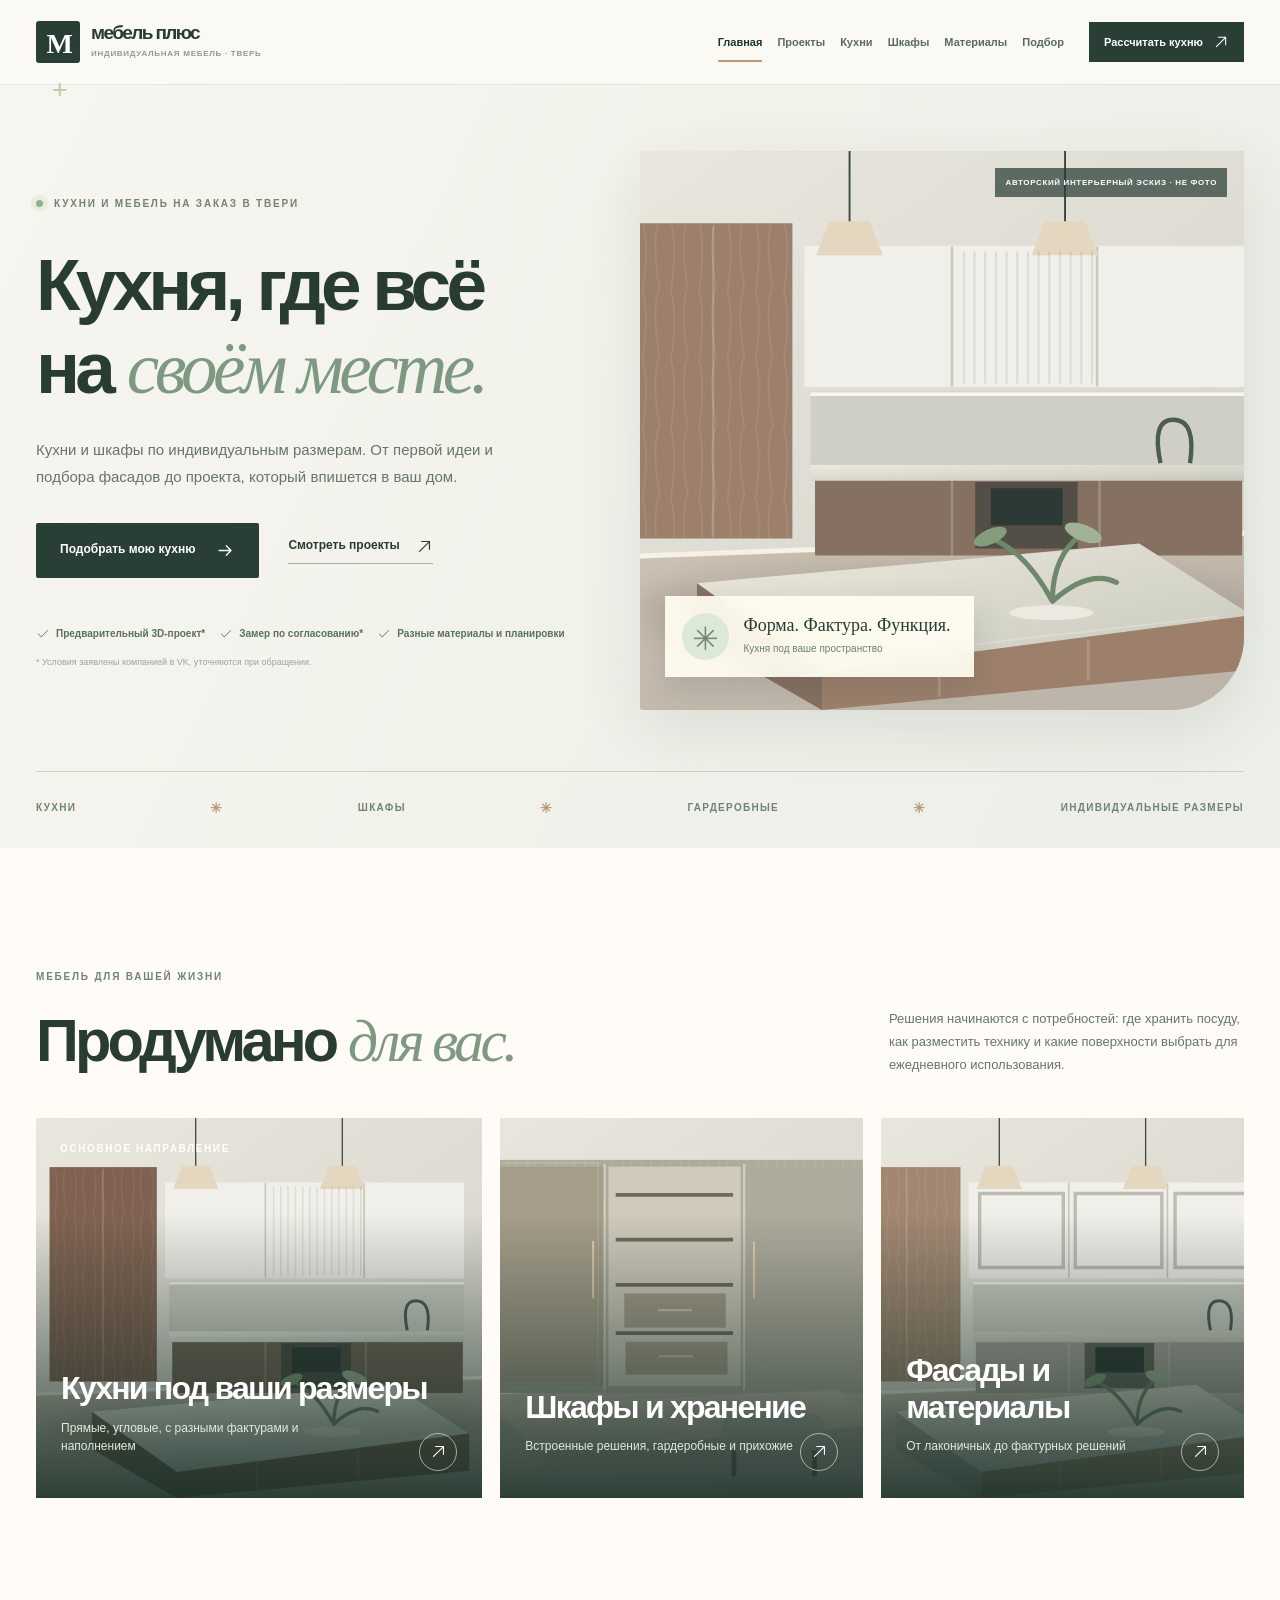
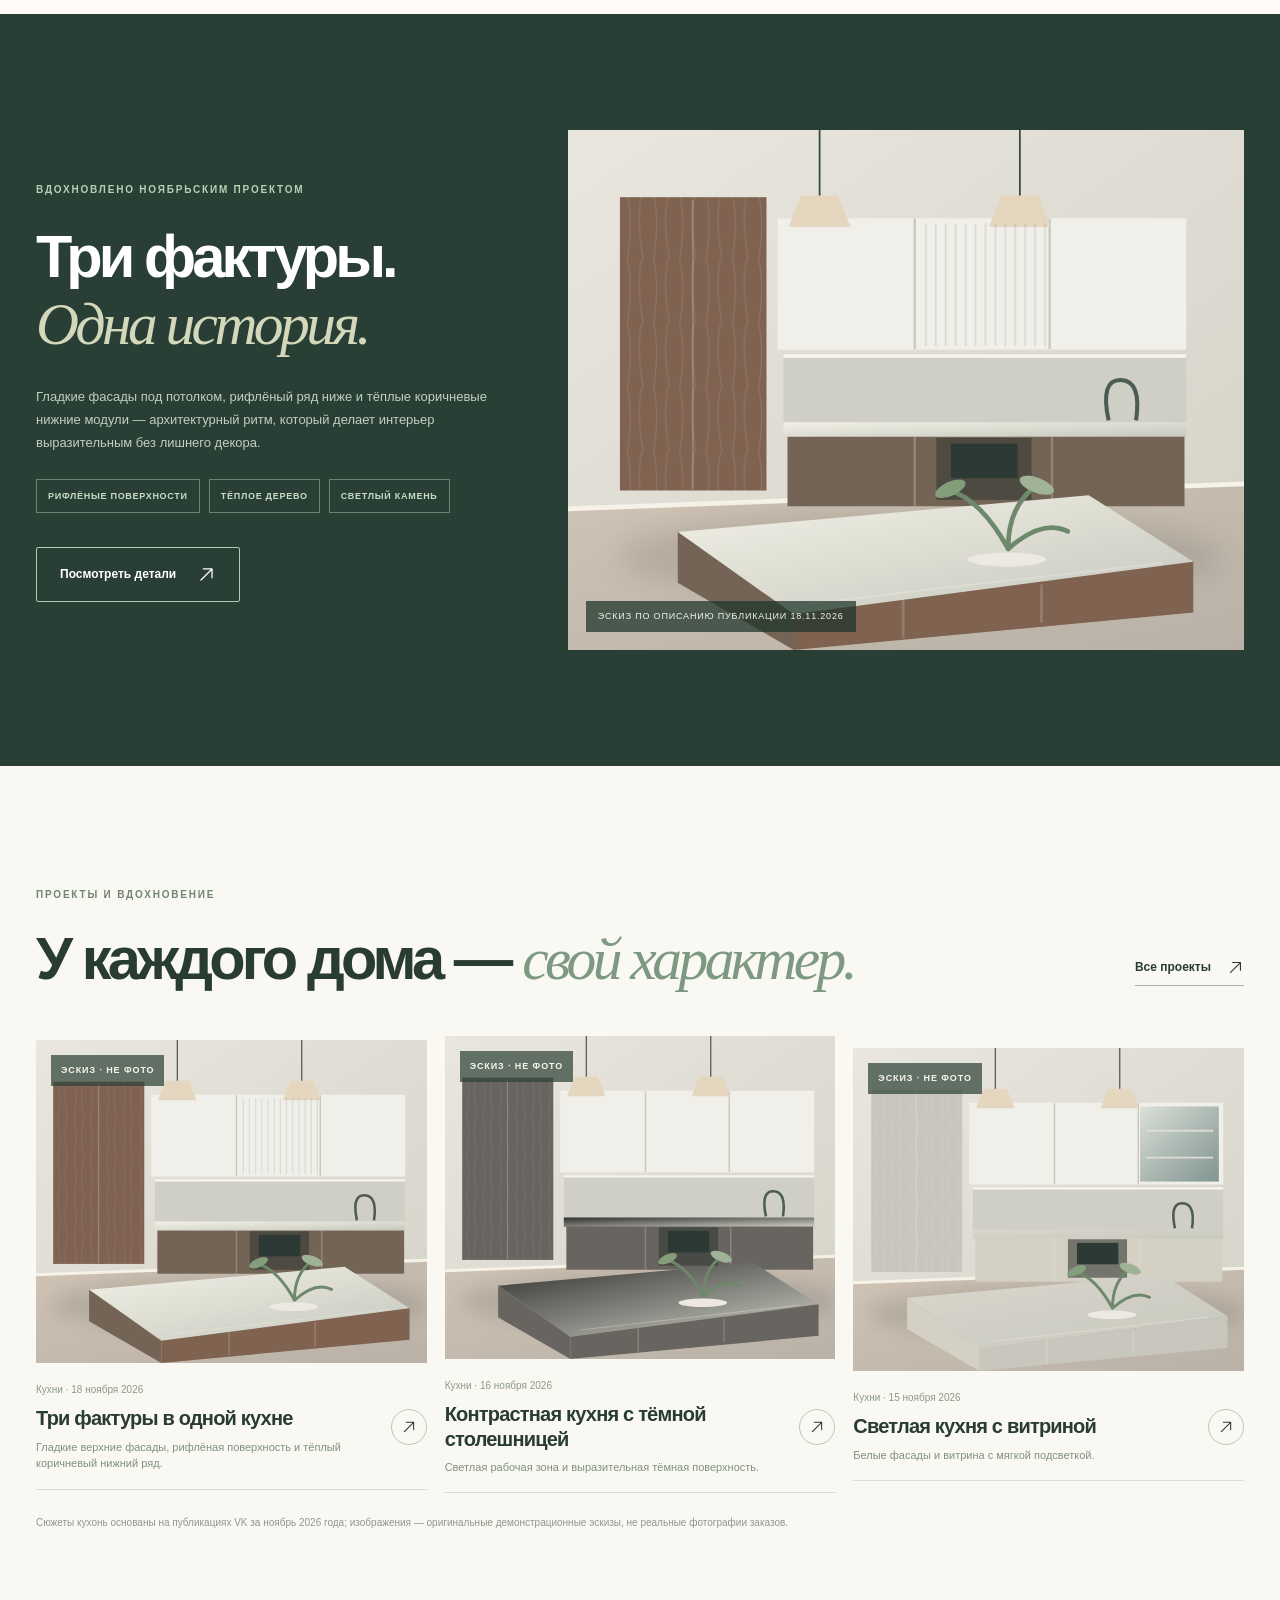
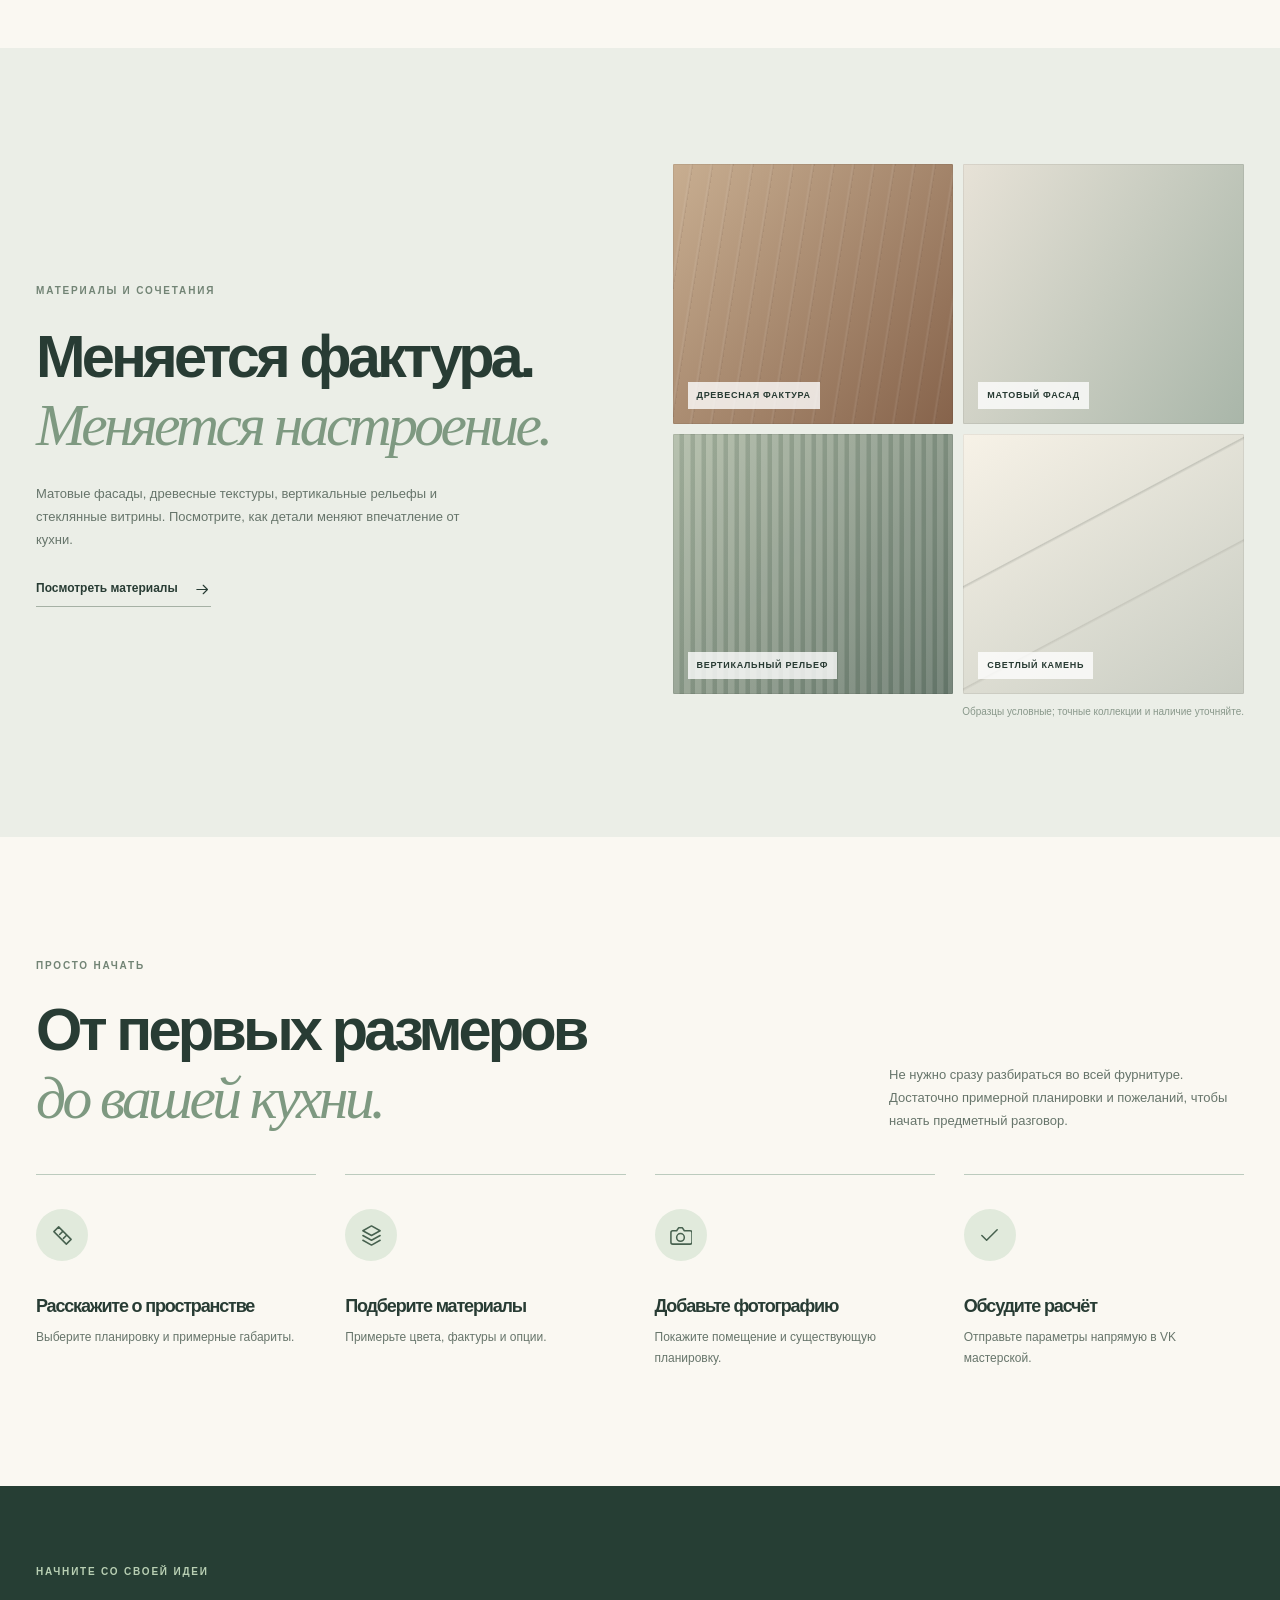
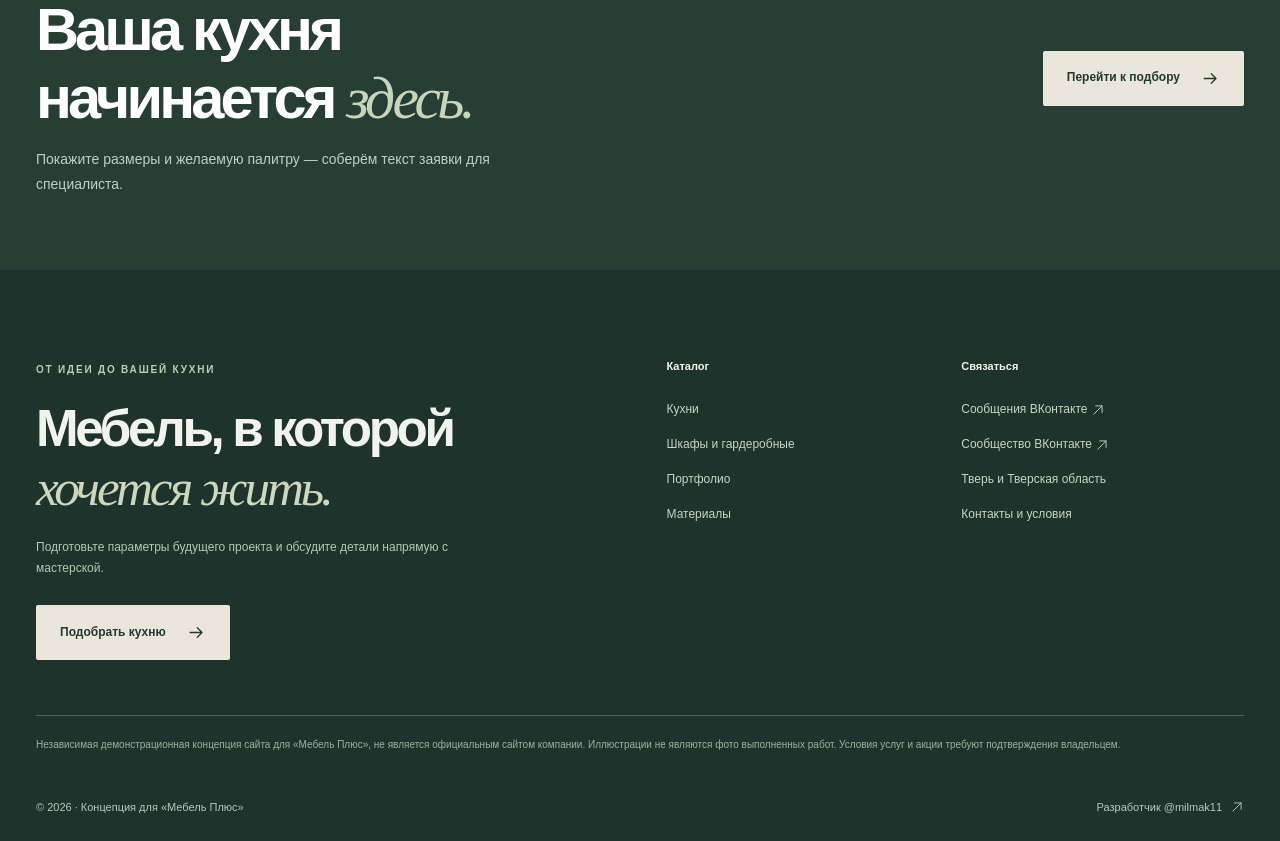
<file: preview-offline.html>
<!doctype html><html lang="ru"><head><meta charset="utf-8"><meta name="viewport" content="width=device-width, initial-scale=1"><meta name="robots" content="noindex,nofollow,noarchive"><meta name="theme-color" content="#293F36"><meta name="description" content="Концепция сайта Мебель Плюс в Твери. Кухни и шкафы на заказ, материалы, проекты, интерактивный подбор кухни."><title>Мебель Плюс — кухни и шкафы на заказ в Твери</title><link rel="icon" href="[data-uri]" type="image/svg+xml"><style>:root{--bg:#F7F5EF;--paper:#FFFCF7;--ink:#283C34;--forest:#293F36;--soft:#67756B;--muted:#89938A;--accent:#B4C5A5;--gold:#BD9873;--stroke:#DDDFD6;--sand:#ECE9DF;--serif:Georgia,'Times New Roman',serif;--sans:'Manrope','Inter',-apple-system,BlinkMacSystemFont,'Segoe UI',Arial,sans-serif;--ease:cubic-bezier(.22,1,.36,1)}*{box-sizing:border-box}html{scroll-behavior:smooth;scroll-padding-top:85px}body{background:var(--bg);color:var(--ink);margin:0;font-family:var(--sans);font-size:14px;line-height:1.65;-webkit-font-smoothing:antialiased;overflow-x:hidden}body.modal-open{overflow:hidden}a{text-decoration:none;color:inherit}button,input,textarea,select{font:inherit}button{cursor:pointer}img{width:100%;height:auto;display:block}h1,h2,h3,p{margin:0}h1,h2,h3{font-weight:600;letter-spacing:-.065em;line-height:1.14}h1{font-size:clamp(59px,6.3vw,103px)}h2{font-size:clamp(42px,4.65vw,76px)}h3{font-size:24px}h1 em,h2 em{font-family:var(--serif);font-weight:400;letter-spacing:-.06em;color:#7E9981}p{line-height:1.78;color:var(--soft)}.icon{width:19px;height:19px;display:block;flex-shrink:0}.wrap{width:min(1440px,calc(100% - 110px));margin-inline:auto}.section{padding:116px 0}.section.tight{padding-top:42px}.overline{display:inline-flex;align-items:center;gap:11px;font-size:10px;font-weight:850;color:#728475;letter-spacing:.18em;text-transform:uppercase;line-height:1.7}.overline.on-dark{color:#B8CFB3}.dot{width:7px;height:7px;border-radius:100%;background:#8FB28D;box-shadow:0 0 0 5px #A3C6A12B}.btn{display:inline-flex;align-items:center;justify-content:center;gap:21px;padding:17px 23px;font-size:12px;line-height:1.3;font-weight:800;border:1px solid transparent;border-radius:2px;white-space:nowrap;transition:background .2s,transform .25s var(--ease),color .2s,border-color .2s}.btn:hover{transform:translateY(-3px)}.btn-dark{background:var(--forest);color:#fff}.btn-dark:hover{background:#476257}.btn-cream{background:#EAE6D9;color:#243B32}.btn-cream:hover{background:#fff}.btn-outline{background:transparent;border-color:#BAC5B9;color:var(--forest)}.btn-outline:hover{background:#E6ECE5}.btn-outline-light{background:transparent;color:#fff;border-color:#B3C5B3}.btn-outline-light:hover{background:#F4F4EC;color:var(--forest)}.text-link{display:inline-flex;align-items:center;gap:16px;border-bottom:1px solid #A6B1A5;padding-bottom:7px;font-size:12px;font-weight:850;transition:gap .2s}.text-link:hover{gap:22px}.text-link .icon{width:17px;height:17px}.header{height:85px;background:#FAF9F4F5;backdrop-filter:blur(15px);position:sticky;top:0;z-index:100;border-bottom:1px solid #E3E6DC}.header-in{height:100%;display:flex;align-items:center;gap:25px}.logo{display:flex;align-items:center;gap:11px;flex-shrink:0}.logo-mark{height:42px;width:44px;display:grid;place-items:center;background:var(--forest);border-radius:3px;color:white;font-family:var(--serif);font-weight:700;font-size:28px;letter-spacing:-.12em}.logo-mark span{color:#B6CFA6}.logo b{display:block;font-size:19px;letter-spacing:-.085em;font-weight:850;line-height:1.1}.logo small{display:block;font-size:8px;letter-spacing:.09em;color:#929A8F;font-weight:850;margin-top:3px}.nav{display:flex;align-items:center;justify-content:center;gap:24px;margin-left:auto}.nav a{white-space:nowrap;font-size:11px;color:#596B5E;font-weight:700;transition:color .2s}.nav a:hover,.nav a.active{color:#17362A}.nav a.active{position:relative}.nav a.active:after{content:'';position:absolute;left:0;right:0;bottom:-11px;height:2px;background:var(--gold)}.nav .nav-contacts{display:none}.head-actions{display:flex;align-items:center;gap:10px}.header-cta{display:inline-flex;align-items:center;gap:10px;padding:11px 15px;background:var(--forest);color:white;font-weight:750;font-size:11px;white-space:nowrap}.header-cta .icon{width:16px;height:16px}.hamburger{display:none;border:0;background:none;color:var(--forest);padding:8px}.hero{background:linear-gradient(115deg,#F7F5EF,#ECEEE7);overflow:hidden}.hero-grid{padding:66px 0 61px;display:grid;grid-template-columns:1fr 1.06fr;gap:59px;min-height:674px;align-items:center}.hero-text h1{margin:29px 0 27px;white-space:nowrap}.hero-text p{font-size:15px;max-width:490px}.hero-btns{display:flex;align-items:center;gap:29px;flex-wrap:wrap;margin-top:32px}.hero-facts{display:flex;flex-wrap:wrap;gap:14px;margin-top:48px}.hero-facts div{display:flex;align-items:center;gap:6px;font-size:10px;font-weight:730;color:#597160}.hero-facts .icon{height:14px;width:14px}.hero-asterisk{display:block;color:#9BA59B;font-size:9px;margin-top:13px}.hero-image{position:relative;border-radius:3px 3px 73px 3px;overflow:hidden;aspect-ratio:1.08/1;background:#BCC4B8;box-shadow:0 20px 62px #2F46391C}.hero-image>img{height:100%;object-fit:cover;transition:transform 1s var(--ease)}.hero-image:hover>img{transform:scale(1.035)}.hero-overlay{position:absolute;bottom:33px;left:25px;background:#FFFCF1EE;backdrop-filter:blur(10px);padding:17px 23px 17px 17px;display:flex;align-items:center;gap:14px;min-width:253px;box-shadow:0 12px 30px #31443A28}.circle-deco{width:47px;height:47px;border-radius:50%;display:grid;place-items:center;background:#DCE9D8;font-size:32px;color:#6E8B6B}.hero-overlay strong{display:block;font-family:var(--serif);font-size:18px;line-height:1.1;font-weight:500}.hero-overlay small{display:block;font-size:10px;color:#6D8172;margin-top:5px}.hero-art-label{position:absolute;top:17px;right:17px;color:white;background:#283B34B6;padding:8px 10px;font-size:8px;letter-spacing:.08em;font-weight:850}.hero-strip{display:flex;gap:22px;align-items:center;justify-content:space-between;border-top:1px solid #CAD3C6;padding:25px 0 28px;color:#6E8475;font-size:10px;font-weight:800;letter-spacing:.13em}.hero-strip span:nth-child(even){color:#B79B7B;font-size:14px}.head-line{display:flex;align-items:end;justify-content:space-between;gap:45px;margin-bottom:42px}.head-line h2{margin-top:20px}.head-line p{max-width:355px;font-size:13px}.head-line .text-link{white-space:nowrap;margin-bottom:8px}.services-section{background:#FFFCF7}.service-grid{display:grid;grid-template-columns:1.23fr 1fr 1fr;gap:18px;grid-auto-rows:440px}.service-card{position:relative;display:block;overflow:hidden;background:#BCC4B8;isolation:isolate}.service-card:before{content:'';position:absolute;inset:25% 0 0;background:linear-gradient(0deg,#142C24DB,transparent);z-index:1}.service-card img{width:100%;height:100%;object-fit:cover;transition:transform .8s var(--ease)}.service-card:hover img{transform:scale(1.06)}.service-counter{position:absolute;top:23px;left:24px;color:white;z-index:2;font-size:10px;font-weight:850;letter-spacing:.16em}.service-content{display:flex;align-items:end;gap:12px;position:absolute;left:25px;right:25px;bottom:27px;z-index:2;color:white;flex-direction:column;align-items:start}.service-content strong{font-size:clamp(22px,2.6vw,32px);letter-spacing:-.055em;line-height:1.15}.service-content small{font-size:12px;line-height:1.55;color:#E2E9DC;max-width:270px}.service-content b{align-self:flex-end;border:1px solid #D7E8D5AA;border-radius:50%;width:38px;height:38px;display:grid;place-items:center;margin-top:-35px}.service-content b .icon{height:17px;width:17px}.story-section{background:var(--forest);color:white}.story-grid{display:grid;grid-template-columns:.84fr 1.16fr;gap:65px;align-items:center}.story-copy h2{margin:22px 0 26px}.story-copy h2 em{color:#D4D8BA}.story-copy p{color:#C0CFC3;font-size:13px;max-width:460px}.story-chips{display:flex;gap:9px;flex-wrap:wrap;margin:24px 0 34px}.story-chips span{font-size:9px;padding:9px 11px;border:1px solid #698172;color:#C9DBC7;font-weight:850;letter-spacing:.08em}.story-art{position:relative}.story-art img{height:520px;object-fit:cover}.story-art>span{position:absolute;left:18px;bottom:18px;font-size:9px;letter-spacing:.09em;padding:8px 12px;color:#F2F2ED;background:#1D352ABA}.project-section{background:#FAF8F2}.project-grid{display:grid;grid-template-columns:repeat(3,minmax(0,1fr));gap:18px}.project-card{border:0;padding:0;text-align:left;color:var(--ink);background:transparent;min-width:0;cursor:pointer}.project-img{height:auto;aspect-ratio:1.21;position:relative;overflow:hidden;background:#D5D7CC}.project-img img{width:100%;height:100%;object-fit:cover;transition:transform .65s var(--ease)}.project-card:hover .project-img img{transform:scale(1.055)}.project-tag{position:absolute;top:15px;left:15px;color:#F6F6EE;background:#2F4338B8;letter-spacing:.1em;font-size:9px;font-weight:850;padding:8px 10px}.card-info{padding:19px 0 17px;display:flex;gap:16px;align-items:center;justify-content:space-between;border-bottom:1px solid #D8DFD5}.card-info>span:first-child{display:flex;flex-direction:column;gap:8px;min-width:0}.card-info small{font-size:10px;color:#8A9A89}.card-info strong{font-size:20px;line-height:1.22;letter-spacing:-.04em}.card-info em{font-style:normal;font-size:11px;color:#809082;line-height:1.5}.circle-action{width:36px;height:36px;border-radius:50%;border:1px solid #B9C8B8;display:grid;place-items:center;flex-shrink:0;transition:background .2s}.project-card:hover .circle-action{background:#DDEADE}.circle-action .icon{width:16px;height:16px}.notice{font-size:10px;color:#8C988E;margin-top:21px}.fabric-section{background:#EBEEE7}.fabric-grid{display:grid;grid-template-columns:1fr 1fr;gap:100px;align-items:center}.fabric-grid h2{margin:22px 0}.fabric-grid p{max-width:460px;font-size:13px;margin-bottom:25px}.samples{display:grid;grid-template-columns:1fr 1fr;gap:10px}.sample{aspect-ratio:1.08;border-radius:1px;box-shadow:inset 0 0 0 1px #0001;position:relative}.sample span{position:absolute;left:15px;bottom:15px;font-size:9px;font-weight:850;letter-spacing:.08em;color:#273A32;background:#FFFFFFC8;padding:6px 9px}.sample-wood{background:repeating-linear-gradient(99deg,transparent 0 16px,#ffffff16 18px,#573D3220 20px),linear-gradient(130deg,#C8AE91,#86634B)}.sample-matte{background:linear-gradient(120deg,#E7E2D7,#A9B6A9)}.sample-ribbed{background:repeating-linear-gradient(90deg,#FFFFFF14 0 6px,#243F3022 7px 11px),linear-gradient(130deg,#B2BDA9,#6C7C70)}.sample-stone{background:linear-gradient(152deg,transparent 37%,#8A8D8459 37.3%,transparent 38%,transparent 62%,#92918742 62.3%,transparent 63%),linear-gradient(145deg,#F7F2E7,#C8CCC2)}.samples>small{grid-column:span 2;text-align:right;color:#89988B;font-size:10px}.steps-section{background:#FAF8F2}.steps{display:grid;grid-template-columns:repeat(4,1fr);gap:29px}.steps article{border-top:1px solid #BCCBBE;padding-top:24px}.step-icon{width:52px;height:52px;background:#E1EADC;display:grid;place-items:center;border-radius:50%;margin:10px 0 35px}.step-icon .icon{width:23px;height:23px;color:#47614F}.steps h3{font-size:18px;margin-bottom:10px}.steps p{font-size:12px}.bottom-cta{background:#263E34;color:#fff;padding:73px 0}.cta-grid{display:flex;justify-content:space-between;align-items:center;gap:40px}.cta-grid h2{margin:14px 0 15px}.cta-grid h2 em{color:#C9D4BA}.cta-grid p{color:#BED0BF;max-width:465px}.page-lead{padding:91px 0 48px}.page-lead h1{margin:23px 0;max-width:1040px}.page-lead h1 em{color:#859782}.page-lead>p{max-width:750px;font-size:15px}.filter-bar{display:flex;justify-content:space-between;align-items:center;gap:15px;margin:0 0 30px}.filters{display:flex;flex-wrap:wrap;gap:8px}.filter{border:1px solid #D2DED0;background:#E9EEE6;color:#526958;padding:12px 19px;font-size:11px;font-weight:850}.filter.active,.filter:hover{background:var(--forest);color:#fff}.filter-count{font-size:12px;color:#758578;white-space:nowrap}.project-grid-all{row-gap:46px}.project-card[hidden]{display:none!important}.category-hero{position:relative;min-height:460px;overflow:hidden;background:#BEC3B8}.category-hero>img{height:470px;object-fit:cover}.category-hero:after{content:'';position:absolute;inset:0;background:linear-gradient(90deg,#11261DD6 0,#11261D47 65%,transparent)}.category-hero>div{position:absolute;z-index:2;left:58px;top:50%;transform:translateY(-50%);color:#fff;max-width:570px}.category-hero>div>span{font-size:10px;letter-spacing:.13em;font-weight:850}.category-hero h2{font-size:clamp(36px,4vw,65px);margin:18px 0 27px}.category-hero h2 em{color:#CBD6C1}.types-grid{display:grid;grid-template-columns:repeat(3,1fr);gap:18px}.types-grid article{background:#EDF1E9;padding:28px}.type-illustration{font-family:var(--serif);font-size:100px;color:#7D9981;line-height:1.1;min-height:145px}.types-grid article h3{font-size:24px;margin:12px 0}.types-grid p{font-size:12px;min-height:42px}.types-grid a{display:inline-flex;gap:10px;align-items:center;margin-top:20px;font-weight:850;font-size:11px;border-bottom:1px solid;padding-bottom:6px}.types-grid a .icon{width:15px;height:15px}.light-section{background:#E9EEE7}.features-grid{display:grid;grid-template-columns:repeat(3,1fr);gap:24px;margin-bottom:50px}.features-grid article{border-top:1px solid #C4CFC3;padding-top:26px}.features-grid article>.icon{color:#66826B;width:28px;height:28px;margin-bottom:28px}.features-grid article h3{font-size:23px;margin-bottom:10px}.features-grid p{font-size:12px}.materials-layout{display:grid;grid-template-columns:1.08fr .92fr;align-items:center;gap:70px}.materials-showcase{position:relative}.materials-showcase img{aspect-ratio:1.18;object-fit:cover}.materials-showcase>span{position:absolute;left:14px;bottom:13px;background:#274035C9;color:#fff;font-size:9px;padding:8px 11px;letter-spacing:.1em}.materials-info h2{margin:16px 0 20px}.materials-info>p{font-size:13px}.material-switches{margin:25px 0;display:grid;gap:8px}.material-switch{padding:11px;display:flex;align-items:center;gap:15px;border:1px solid #D5DDD3;background:#F9F9F3;text-align:left;color:var(--ink)}.material-switch.active{background:#E2EBE0;border-color:#8EA993}.material-switch strong{display:block;font-size:12px}.material-switch small{display:block;color:#7D8A7D;font-size:10px;margin-top:3px}.mini-swatch{height:44px;width:52px;display:block}.m-matte{background:#CCD5C6}.m-wood{background:repeating-linear-gradient(100deg,#A0846F,#B59779 9px,#936F59 13px)}.m-fluted{background:repeating-linear-gradient(90deg,#8CA28B,#B0C2AD 6px,#78927D 10px)}.m-glass{background:linear-gradient(140deg,#BFCFCA,#547771)}.palette{display:grid;grid-template-columns:repeat(5,1fr);gap:14px}.palette>div{background:var(--c);height:180px;position:relative}.palette strong{position:absolute;left:14px;bottom:14px;font-size:11px;padding:5px 7px;background:#FFFFFFA9}.planner-intro h1{max-width:850px}.builder{display:grid;grid-template-columns:.95fr 1.05fr;background:#FFFCF7;border:1px solid #E1E4DA;box-shadow:0 22px 70px #293C2D12}.builder-preview{background:#E8EDE5;padding:35px;border-right:1px solid #D7E3D6}.builder-preview{align-self:stretch}.preview-head{display:flex;justify-content:space-between;gap:13px;color:#647D6B;font-size:10px;letter-spacing:.1em;font-weight:850;margin-bottom:24px}.preview-head span:last-child{background:#D4E2D2;padding:7px 10px;color:#3B624A}.builder-preview svg#liveSVG{width:100%;height:auto;display:block;box-shadow:0 15px 27px #273E2C16;background:#D5DCD0}.preview-details{display:flex;align-items:center;gap:13px;margin-top:21px}.preview-dot{width:39px;height:39px;background:#BDAA93;flex-shrink:0;border-radius:50%;border:3px solid white;box-shadow:0 0 0 1px #C1D0BF}.preview-details b{font-size:13px;display:block}.preview-details small{font-size:10px;color:#7A8E7E;display:block;margin-top:5px}.builder-preview>p{font-size:11px;margin:26px 0}.builder-note{padding-top:17px;border-top:1px solid #C4D4C4;display:flex;align-items:center;gap:9px;font-size:11px;font-weight:750;color:#52765B}.builder-note .icon{width:16px;height:16px}.builder-form{padding:33px 41px 43px}.builder-header h2{font-size:clamp(29px,2.7vw,43px);margin:12px 0 26px}.builder-form fieldset{border:0;margin:0 0 24px;padding:0;min-width:0}.builder-form legend,.field>label{display:block;font-size:12px;font-weight:850;margin-bottom:10px}.options{display:grid;gap:7px}.options.four{grid-template-columns:repeat(2,minmax(0,1fr))}.options.three{grid-template-columns:repeat(3,minmax(0,1fr))}.options.two{grid-template-columns:repeat(2,minmax(0,1fr))}.options label{position:relative;cursor:pointer;min-width:0}.options input{position:absolute;opacity:0;width:1px;height:1px}.options label span{display:flex;align-items:center;justify-content:center;padding:12px 7px;min-height:43px;border:1px solid #D4DDD2;background:#F7F8F3;color:#4B6453;font-size:11px;font-weight:750;text-align:center}.options input:checked+span{background:#E0ECD9;color:#315A3A;border-color:#8FA98F}.options input:focus-visible+span,.shades input:focus-visible+span{outline:3px solid #BC9A75;outline-offset:2px}.dims{display:grid;grid-template-columns:repeat(3,1fr);gap:9px}.dims label{font-size:10px;color:#708472;display:grid;gap:7px}.dims input,.field textarea{width:100%;border:1px solid #D0DCD0;background:#FAFBF8;padding:12px 10px;border-radius:1px;color:#294232;outline:none;min-width:0}.dims input:focus,.field textarea:focus{border-color:#8FAA95}.field-hint{font-size:10px;color:#9BAA9A;display:block;margin-top:7px}.shades{display:flex;flex-wrap:wrap;gap:8px}.shades label{display:grid;justify-items:center;gap:7px;position:relative;cursor:pointer;padding:8px 10px;border:1px solid #D8DDD3}.shades label:has(input:checked){background:#E8F0E4;border-color:#8AA88D}.shades input{position:absolute;opacity:0;width:1px;height:1px}.shades label span{height:39px;width:40px;background:var(--color);border-radius:2px;box-shadow:inset 0 0 0 1px #0000000A}.shades small{font-size:9px;font-weight:750}.checks{display:flex;gap:7px;flex-wrap:wrap}.checks label{font-size:11px;font-weight:650;background:#F0F2EC;padding:10px;display:flex;gap:5px;align-items:center;cursor:pointer}.checks input{accent-color:#67846A}.field{margin-bottom:23px}.field textarea{resize:vertical}.field>label small{font-weight:500;color:#7C927F}.upload{padding:17px;display:flex;align-items:center;gap:12px;border:1px dashed #A2BAA0;background:#F1F6EE;cursor:pointer}.upload .icon:first-child{color:#668668;width:25px;height:25px}.upload .icon:last-child{margin-left:auto}.upload strong{font-size:11px;display:block}.upload small{display:block;font-size:10px;color:#899A8A;margin-top:4px}.photos{display:flex;flex-wrap:wrap;gap:10px;margin-top:12px}.photos:empty{display:none}.photo-item{position:relative;width:84px}.photo-item img{width:84px;height:66px;object-fit:cover}.photo-item button{position:absolute;top:-7px;right:-7px;border:0;border-radius:50%;height:24px;width:24px;background:var(--forest);color:white;display:grid;place-items:center}.photo-item button .icon{width:14px;height:14px}.photo-item small{display:block;white-space:nowrap;overflow:hidden;text-overflow:ellipsis;font-size:9px}.builder-cta{padding-top:21px;border-top:1px solid #DCE5DA;display:grid;gap:10px}.builder-cta>p{font-size:11px}.builder-cta .btn{width:100%;justify-content:center}.builder-cta #requestStatus{font-size:11px;color:#41744D;min-height:20px;font-weight:700}.contact-grid{display:grid;grid-template-columns:1fr .85fr;gap:25px}.contact-main{background:var(--forest);padding:68px;color:white}.contact-main h2{font-size:clamp(36px,4vw,61px);margin:19px 0}.contact-main h2 em{color:#D7DFC9}.contact-main p{color:#C2D4C4;font-size:14px;max-width:490px}.contact-links{margin-top:35px;display:flex;gap:10px;flex-wrap:wrap}.btn-contact-ghost{border:1px solid #8BA38B;color:white}.contact-side{background:#E8ECE3}.contact-side img{height:295px;object-fit:cover}.contact-side>div{padding:25px 29px}.contact-side b{font-size:17px}.contact-side p{font-size:12px;margin:9px 0}.contact-side a{display:inline-flex;align-items:center;gap:8px;font-size:11px;font-weight:850;border-bottom:1px solid;margin-top:9px}.contact-side a .icon{width:15px;height:15px}.faq-section{background:#E9EEE7}.faq-grid{display:grid;grid-template-columns:.8fr 1.2fr;gap:90px}.faq-grid h2{margin-top:18px}.faq details{border-bottom:1px solid #C5D0C4}.faq details:first-child{border-top:1px solid #C5D0C4}.faq summary{list-style:none;padding:22px 0;cursor:pointer;display:flex;justify-content:space-between;gap:15px;font-size:13px;font-weight:800}.faq summary::-webkit-details-marker{display:none}.faq summary .icon{height:18px;width:18px;transition:transform .2s}.faq details[open] summary .icon{transform:rotate(45deg)}.faq details p{font-size:12px;margin-bottom:22px}.footer{background:#1E332B;color:#F1F4EC;padding-top:87px}.footer-grid{display:grid;grid-template-columns:1.6fr .65fr .8fr;gap:65px;padding-bottom:55px}.footer-grid h2{font-size:clamp(40px,4vw,66px);margin:20px 0}.footer-grid h2 em{color:#CDD7BC}.footer-grid p{font-size:12px;color:#B2C7B5;max-width:450px;margin-bottom:25px}.footer-links{display:flex;flex-direction:column;align-items:start;gap:15px}.footer-links>b{font-size:11px;margin-bottom:10px}.footer-links a,.footer-links>span{font-size:12px;color:#C5D4C5}.footer-links a:hover{color:white}.footer-links a .icon{display:inline-block;vertical-align:middle;height:14px;width:14px}.foot-legal{font-size:10px;color:#9CB29F;line-height:1.75;padding:20px 0;border-top:1px solid #496557}.foot-last{display:flex;justify-content:space-between;gap:10px;padding:25px 0;font-size:11px;color:#B8C8BA}.foot-last a{display:inline-flex;gap:8px;align-items:center}.foot-last a .icon{width:14px;height:14px}.bottom-mobile{display:none}.dialog{padding:0;border:0;background:#FCFAF4;color:var(--ink);width:min(900px,calc(100% - 32px));max-height:88vh;overflow:auto;box-shadow:0 22px 80px #0C20177A}.dialog::backdrop{background:#13281EBC;backdrop-filter:blur(6px)}.dialog-close{position:sticky;top:13px;left:calc(100% - 55px);z-index:4;display:grid;place-items:center;width:37px;height:37px;margin:13px 13px -50px auto;background:var(--forest);color:white;border:0;border-radius:50%}.dialog-close .icon{width:17px;height:17px}.dialog-layout{display:grid;grid-template-columns:1fr 1fr;min-height:445px}.dialog-layout img{height:100%;width:100%;object-fit:cover}.dialog-body{padding:53px 38px}.dialog-body h2{font-size:35px;margin:15px 0}.dialog-body p{font-size:13px;margin:10px 0 24px}.dialog-pills{display:flex;flex-wrap:wrap;gap:7px;margin-bottom:24px}.dialog-pills span{padding:8px 10px;font-size:10px;background:#E7ECE4;font-weight:750}.dialog-body>small{display:block;color:#8B9A8A;font-size:10px;margin-top:18px}.toast{position:fixed;right:22px;bottom:22px;background:#233B2E;color:white;font-size:12px;font-weight:750;padding:13px 17px;z-index:150;opacity:0;pointer-events:none;transform:translateY(14px);transition:opacity .2s,transform .2s}.toast.show{opacity:1;transform:none}:focus-visible{outline:3px solid #A8BD8C;outline-offset:3px}
@media(max-width:1350px){.wrap{width:calc(100% - 72px)}.nav{gap:15px}.hero-grid{gap:35px}.hero-text h1{font-size:clamp(50px,5.7vw,80px)}.service-grid{grid-auto-rows:380px}.fabric-grid{gap:65px}.story-grid{gap:42px}}
@media(max-width:1050px){.header{height:74px}.header-in{gap:15px}.nav{display:none;position:absolute;left:0;right:0;top:74px;padding:20px 36px 30px;flex-direction:column;align-items:stretch;gap:0;background:#FAF9F4;box-shadow:0 18px 26px #1A30231D}.nav.open{display:flex}.nav a{padding:12px;border-bottom:1px solid #E2E8DF;font-size:13px}.nav a.active:after{display:none}.nav .nav-contacts{display:block}.hamburger{display:grid;place-items:center}.head-actions{margin-left:auto}.hero-grid{grid-template-columns:1fr 1fr;min-height:570px;gap:24px}.hero-text h1{font-size:clamp(46px,5.65vw,62px)}.hero-text p{font-size:13px}.hero-facts{margin-top:22px}.service-grid{grid-auto-rows:320px;gap:11px}.service-content{left:17px;right:17px;bottom:20px}.service-content strong{font-size:23px}.service-content small{font-size:11px}.story-art img{height:410px}.project-grid{gap:12px}.card-info strong{font-size:17px}.materials-layout{gap:35px}.builder-preview{padding:23px}.builder-form{padding:27px}.contact-grid{gap:15px}.contact-main{padding:43px}.footer-grid{gap:35px}}
@media(max-width:790px){.wrap{width:calc(100% - 50px)}.hero-grid{grid-template-columns:1fr;gap:37px;padding:52px 0}.hero-text h1{font-size:clamp(55px,8.5vw,78px)}.hero-image{max-width:720px;width:100%;margin:0 auto;aspect-ratio:1.5}.hero-facts{margin-top:31px}.hero-strip{flex-wrap:wrap;gap:15px}.head-line{align-items:start;flex-direction:column;gap:15px}.head-line p{max-width:570px}.service-grid{grid-template-columns:1fr 1fr}.service-grid .featured{grid-column:span 2}.service-grid{grid-auto-rows:310px}.service-grid .featured{grid-row:span 1}.story-grid,.fabric-grid,.materials-layout,.faq-grid{grid-template-columns:1fr;gap:35px}.story-art img{height:auto;max-height:470px}.story-copy p{max-width:640px}.project-grid{grid-template-columns:1fr 1fr;gap:20px}.steps{grid-template-columns:1fr 1fr}.category-hero{min-height:350px}.category-hero>img{height:360px}.features-grid{grid-template-columns:1fr 1fr}.builder{grid-template-columns:1fr}.builder-preview{border-right:0;border-bottom:1px solid #D7E3D6}.builder-preview svg#liveSVG{max-width:600px;margin:0 auto}.contact-grid{grid-template-columns:1fr}.contact-side{display:grid;grid-template-columns:1fr 1fr;align-items:center}.contact-side img{height:100%}.contact-side>div{padding:35px}.footer-grid{grid-template-columns:1fr 1fr}.footer-grid>div:first-child{grid-column:span 2}.footer-grid h2{max-width:700px}}
@media(max-width:560px){html{scroll-padding-top:65px}.wrap{width:calc(100% - 32px)}.header{height:67px}.header-in{gap:8px}.logo-mark{width:35px;height:35px;font-size:22px}.logo b{font-size:16px}.logo small{font-size:7px}.head-actions .header-cta{display:none}.nav{top:67px;padding:15px 16px 25px}.section{padding:72px 0}.section.tight{padding-top:23px}.overline{font-size:9px}h1{font-size:clamp(44px,10.3vw,60px)}h2{font-size:clamp(36px,8.4vw,49px)}.hero-grid{padding:41px 0 33px;gap:28px}.hero-text h1{font-size:clamp(43px,10.8vw,59px);white-space:normal;margin:21px 0}.hero-text p{font-size:13px}.hero-btns{margin-top:24px;gap:21px}.hero-btns .btn{width:100%}.hero-facts{gap:10px;margin-top:24px}.hero-facts div{font-size:10px}.hero-image{aspect-ratio:1.19;border-radius:2px 2px 41px 2px}.hero-overlay{padding:11px;left:12px;bottom:22px;min-width:auto}.hero-overlay strong{font-size:14px}.hero-overlay small{font-size:9px}.circle-deco{width:38px;height:38px;font-size:26px}.hero-art-label{font-size:7px;top:9px;right:9px}.hero-strip{padding:16px 0;gap:10px;font-size:8px}.head-line{margin-bottom:25px}.head-line h2{margin-top:12px}.head-line p{font-size:12px}.service-grid{grid-template-columns:1fr;grid-auto-rows:310px}.service-grid .featured{grid-column:auto}.service-content strong{font-size:26px}.story-copy h2{margin:17px 0}.story-art img{max-height:340px}.project-grid{grid-template-columns:1fr}.project-img{aspect-ratio:1.29}.card-info strong{font-size:20px}.fabric-grid{gap:25px}.steps{gap:15px}.steps article{padding-top:18px}.step-icon{margin-bottom:22px}.steps h3{font-size:15px}.steps p{font-size:11px}.bottom-cta{padding:53px 0}.cta-grid{align-items:start;flex-direction:column;gap:20px}.page-lead{padding:60px 0 28px}.page-lead h1{font-size:clamp(43px,9.6vw,56px);margin:16px 0}.page-lead>p{font-size:12px}.filter-bar{align-items:start;flex-direction:column}.filters{gap:6px}.filter{padding:10px 11px;font-size:10px}.category-hero{min-height:335px}.category-hero>img{height:340px}.category-hero>div{left:22px;right:20px}.category-hero h2{font-size:38px}.types-grid,.features-grid{grid-template-columns:1fr;gap:12px}.types-grid article{padding:22px}.type-illustration{min-height:93px;font-size:83px}.features-grid article>.icon{margin-bottom:12px}.materials-info h2{font-size:41px}.palette{grid-template-columns:repeat(5,1fr);gap:4px}.palette>div{height:100px}.palette strong{left:3px;bottom:4px;padding:3px;font-size:8px}.builder-preview{padding:17px}.builder-form{padding:24px 16px}.builder-header h2{font-size:34px}.preview-head{font-size:8px}.preview-details b{font-size:12px}.options.three{grid-template-columns:repeat(3,1fr)}.options label span{font-size:10px}.dims{gap:5px}.dims input{padding:11px 7px}.shades{gap:5px}.shades label{padding:7px 8px}.shades label span{width:33px;height:33px}.shades small{font-size:8px}.builder-cta .btn{font-size:11px}.contact-main{padding:36px 22px}.contact-main h2{font-size:40px}.contact-links{gap:8px}.contact-links .btn{width:100%;font-size:11px}.contact-side{grid-template-columns:1fr}.contact-side img{height:230px}.faq-grid{gap:18px}.faq summary{font-size:12px}.footer{padding-top:60px}.footer-grid{gap:30px}.footer-grid h2{font-size:41px}.footer-links a{font-size:11px}.foot-last{flex-direction:column;align-items:start;padding-bottom:88px}.bottom-mobile{position:fixed;display:block;bottom:0;left:0;right:0;z-index:80;background:#F6F8F2F2;padding:10px 16px max(10px,env(safe-area-inset-bottom));box-shadow:0 -6px 20px #1C322116;backdrop-filter:blur(12px)}.bottom-mobile a{display:flex;align-items:center;justify-content:center;gap:10px;background:var(--forest);color:#fff;padding:13px;font-size:11px;font-weight:850}.bottom-mobile a .icon{width:16px;height:16px}.dialog-layout{grid-template-columns:1fr}.dialog-layout img{height:235px}.dialog-body{padding:25px 20px}.dialog-body h2{font-size:28px}}
@media(max-width:360px){.wrap{width:calc(100% - 26px)}.hero-text h1{font-size:42px}.logo b{font-size:15px}.logo small{font-size:6px}.hero-art-label{font-size:6px}.hero-overlay{gap:7px}.hero-overlay strong{font-size:12px}.hero-facts{margin-top:16px}.category-hero h2{font-size:33px}.builder-form{padding:21px 12px}.shades label{padding:6px}.shades label span{width:29px;height:29px}.shades small{font-size:7px}.options label span{font-size:9px}.steps{gap:9px}}
@media(prefers-reduced-motion:reduce){*,*:before,*:after{scroll-behavior:auto!important;transition:none!important;animation:none!important}}
</style></head><body data-page="index.html"><header class="header" id="top"><div class="wrap header-in"><a class="logo" href="index.html" aria-label="Мебель Плюс — главная"><span class="logo-mark">М<span>+</span></span><span><b>мебель плюс</b><small>ИНДИВИДУАЛЬНАЯ МЕБЕЛЬ · ТВЕРЬ</small></span></a><nav class="nav" id="mainNav" aria-label="Главное меню"><a href="index.html" class="active">Главная</a><a href="projects.html" class="">Проекты</a><a href="kitchens.html" class="">Кухни</a><a href="storage.html" class="">Шкафы</a><a href="materials.html" class="">Материалы</a><a href="planner.html" class="">Подбор</a><a href="contacts.html" class="nav-contacts">Контакты</a></nav><div class="head-actions"><a class="header-cta" href="planner.html">Рассчитать кухню <svg class="icon" viewBox="0 0 24 24" fill="none" stroke="currentColor" stroke-width="1.6" stroke-linecap="round" stroke-linejoin="round" aria-hidden="true"><path d="M5 19 19 5M8 5h11v11"/></svg></a><button class="hamburger" id="menuToggle" type="button" aria-label="Открыть меню" aria-controls="mainNav" aria-expanded="false"><svg class="icon" viewBox="0 0 24 24" fill="none" stroke="currentColor" stroke-width="1.6" stroke-linecap="round" stroke-linejoin="round" aria-hidden="true"><path d="M4 7h16M4 12h16M4 17h16"/></svg></button></div></div></header><main id="main"><section class="hero"><div class="wrap hero-grid"><div class="hero-text"><span class="overline"><span class="dot"></span> КУХНИ И МЕБЕЛЬ НА ЗАКАЗ В ТВЕРИ</span><h1>Кухня, где всё<br>на <em>своём месте.</em></h1><p>Кухни и шкафы по индивидуальным размерам. От первой идеи и подбора фасадов до проекта, который впишется в ваш дом.</p><div class="hero-btns"><a class="btn btn-dark" href="planner.html">Подобрать мою кухню <svg class="icon" viewBox="0 0 24 24" fill="none" stroke="currentColor" stroke-width="1.6" stroke-linecap="round" stroke-linejoin="round" aria-hidden="true"><path d="M4 12h15m-6-6 6 6-6 6"/></svg></a><a class="text-link" href="projects.html">Смотреть проекты <svg class="icon" viewBox="0 0 24 24" fill="none" stroke="currentColor" stroke-width="1.6" stroke-linecap="round" stroke-linejoin="round" aria-hidden="true"><path d="M5 19 19 5M8 5h11v11"/></svg></a></div><div class="hero-facts"><div><svg class="icon" viewBox="0 0 24 24" fill="none" stroke="currentColor" stroke-width="1.6" stroke-linecap="round" stroke-linejoin="round" aria-hidden="true"><path d="m4 12 5 5L20 6"/></svg> Предварительный 3D-проект*</div><div><svg class="icon" viewBox="0 0 24 24" fill="none" stroke="currentColor" stroke-width="1.6" stroke-linecap="round" stroke-linejoin="round" aria-hidden="true"><path d="m4 12 5 5L20 6"/></svg> Замер по согласованию*</div><div><svg class="icon" viewBox="0 0 24 24" fill="none" stroke="currentColor" stroke-width="1.6" stroke-linecap="round" stroke-linejoin="round" aria-hidden="true"><path d="m4 12 5 5L20 6"/></svg> Разные материалы и планировки</div></div><small class="hero-asterisk">* Условия заявлены компанией в VK, уточняются при обращении.</small></div><div class="hero-image"><img src="[data-uri]" alt="Авторская иллюстрация кухни в природной палитре"><div class="hero-overlay"><span class="circle-deco">✳</span><div><strong>Форма. Фактура. Функция.</strong><small>Кухня под ваше пространство</small></div></div><span class="hero-art-label">АВТОРСКИЙ ИНТЕРЬЕРНЫЙ ЭСКИЗ · НЕ ФОТО</span></div></div><div class="wrap hero-strip"><span>КУХНИ</span><span>✳</span><span>ШКАФЫ</span><span>✳</span><span>ГАРДЕРОБНЫЕ</span><span>✳</span><span>ИНДИВИДУАЛЬНЫЕ РАЗМЕРЫ</span></div></section>
<section class="section services-section"><div class="wrap"><div class="head-line"><div><span class="overline">МЕБЕЛЬ ДЛЯ ВАШЕЙ ЖИЗНИ</span><h2>Продумано <em>для вас.</em></h2></div><p>Решения начинаются с потребностей: где хранить посуду, как разместить технику и какие поверхности выбрать для ежедневного использования.</p></div><div class="service-grid"><a class="service-card featured" href="kitchens.html"><img src="[data-uri]" alt="Авторский эскиз кухни с рифлёными фасадами"><span class="service-counter">ОСНОВНОЕ НАПРАВЛЕНИЕ</span><span class="service-content"><strong>Кухни под ваши размеры</strong><small>Прямые, угловые, с разными фактурами и наполнением</small><b><svg class="icon" viewBox="0 0 24 24" fill="none" stroke="currentColor" stroke-width="1.6" stroke-linecap="round" stroke-linejoin="round" aria-hidden="true"><path d="M5 19 19 5M8 5h11v11"/></svg></b></span></a><a class="service-card" href="storage.html"><img src="[data-uri]" alt="Авторский эскиз встроенного шкафа"><span class="service-content"><strong>Шкафы и хранение</strong><small>Встроенные решения, гардеробные и прихожие</small><b><svg class="icon" viewBox="0 0 24 24" fill="none" stroke="currentColor" stroke-width="1.6" stroke-linecap="round" stroke-linejoin="round" aria-hidden="true"><path d="M5 19 19 5M8 5h11v11"/></svg></b></span></a><a class="service-card" href="materials.html"><img src="[data-uri]" alt="Эскиз светлой кухни"><span class="service-content"><strong>Фасады и материалы</strong><small>От лаконичных до фактурных решений</small><b><svg class="icon" viewBox="0 0 24 24" fill="none" stroke="currentColor" stroke-width="1.6" stroke-linecap="round" stroke-linejoin="round" aria-hidden="true"><path d="M5 19 19 5M8 5h11v11"/></svg></b></span></a></div></div></section>
<section class="section story-section"><div class="wrap story-grid"><div class="story-copy"><span class="overline on-dark">ВДОХНОВЛЕНО НОЯБРЬСКИМ ПРОЕКТОМ</span><h2>Три фактуры.<br><em>Одна история.</em></h2><p>Гладкие фасады под потолком, рифлёный ряд ниже и тёплые коричневые нижние модули — архитектурный ритм, который делает интерьер выразительным без лишнего декора.</p><div class="story-chips"><span>РИФЛЁНЫЕ ПОВЕРХНОСТИ</span><span>ТЁПЛОЕ ДЕРЕВО</span><span>СВЕТЛЫЙ КАМЕНЬ</span></div><button class="btn btn-outline-light" type="button" data-project="kitchen-textures">Посмотреть детали <svg class="icon" viewBox="0 0 24 24" fill="none" stroke="currentColor" stroke-width="1.6" stroke-linecap="round" stroke-linejoin="round" aria-hidden="true"><path d="M5 19 19 5M8 5h11v11"/></svg></button></div><div class="story-art"><img src="[data-uri]" alt="Иллюстрация кухни с тремя фактурами"><span>ЭСКИЗ ПО ОПИСАНИЮ ПУБЛИКАЦИИ 18.11.2026</span></div></div></section>
<section class="section project-section"><div class="wrap"><div class="head-line"><div><span class="overline">ПРОЕКТЫ И ВДОХНОВЕНИЕ</span><h2>У каждого дома — <em>свой характер.</em></h2></div><a class="text-link" href="projects.html">Все проекты <svg class="icon" viewBox="0 0 24 24" fill="none" stroke="currentColor" stroke-width="1.6" stroke-linecap="round" stroke-linejoin="round" aria-hidden="true"><path d="M5 19 19 5M8 5h11v11"/></svg></a></div><div class="project-grid"><button type="button" class="project-card" data-project="kitchen-textures"><div class="project-img"><img src="[data-uri]" alt="Авторский демонстрационный эскиз: Три фактуры в одной кухне"><span class="project-tag">ЭСКИЗ · НЕ ФОТО</span></div><span class="card-info"><span><small>Кухни · 18 ноября 2026</small><strong>Три фактуры в одной кухне</strong><em>Гладкие верхние фасады, рифлёная поверхность и тёплый коричневый нижний ряд.</em></span><span class="circle-action"><svg class="icon" viewBox="0 0 24 24" fill="none" stroke="currentColor" stroke-width="1.6" stroke-linecap="round" stroke-linejoin="round" aria-hidden="true"><path d="M5 19 19 5M8 5h11v11"/></svg></span></span></button><button type="button" class="project-card" data-project="kitchen-contrast"><div class="project-img"><img src="[data-uri]" alt="Авторский демонстрационный эскиз: Контрастная кухня с тёмной столешницей"><span class="project-tag">ЭСКИЗ · НЕ ФОТО</span></div><span class="card-info"><span><small>Кухни · 16 ноября 2026</small><strong>Контрастная кухня с тёмной столешницей</strong><em>Светлая рабочая зона и выразительная тёмная поверхность.</em></span><span class="circle-action"><svg class="icon" viewBox="0 0 24 24" fill="none" stroke="currentColor" stroke-width="1.6" stroke-linecap="round" stroke-linejoin="round" aria-hidden="true"><path d="M5 19 19 5M8 5h11v11"/></svg></span></span></button><button type="button" class="project-card" data-project="kitchen-white"><div class="project-img"><img src="[data-uri]" alt="Авторский демонстрационный эскиз: Светлая кухня с витриной"><span class="project-tag">ЭСКИЗ · НЕ ФОТО</span></div><span class="card-info"><span><small>Кухни · 15 ноября 2026</small><strong>Светлая кухня с витриной</strong><em>Белые фасады и витрина с мягкой подсветкой.</em></span><span class="circle-action"><svg class="icon" viewBox="0 0 24 24" fill="none" stroke="currentColor" stroke-width="1.6" stroke-linecap="round" stroke-linejoin="round" aria-hidden="true"><path d="M5 19 19 5M8 5h11v11"/></svg></span></span></button></div><p class="notice">Сюжеты кухонь основаны на публикациях VK за ноябрь 2026 года; изображения — оригинальные демонстрационные эскизы, не реальные фотографии заказов.</p></div></section>
<section class="section fabric-section"><div class="wrap fabric-grid"><div><span class="overline">МАТЕРИАЛЫ И СОЧЕТАНИЯ</span><h2>Меняется фактура.<br><em>Меняется настроение.</em></h2><p>Матовые фасады, древесные текстуры, вертикальные рельефы и стеклянные витрины. Посмотрите, как детали меняют впечатление от кухни.</p><a class="text-link" href="materials.html">Посмотреть материалы <svg class="icon" viewBox="0 0 24 24" fill="none" stroke="currentColor" stroke-width="1.6" stroke-linecap="round" stroke-linejoin="round" aria-hidden="true"><path d="M4 12h15m-6-6 6 6-6 6"/></svg></a></div><div class="samples"><div class="sample sample-wood"><span>ДРЕВЕСНАЯ ФАКТУРА</span></div><div class="sample sample-matte"><span>МАТОВЫЙ ФАСАД</span></div><div class="sample sample-ribbed"><span>ВЕРТИКАЛЬНЫЙ РЕЛЬЕФ</span></div><div class="sample sample-stone"><span>СВЕТЛЫЙ КАМЕНЬ</span></div><small>Образцы условные; точные коллекции и наличие уточняйте.</small></div></div></section>
<section class="section steps-section"><div class="wrap"><div class="head-line"><div><span class="overline">ПРОСТО НАЧАТЬ</span><h2>От первых размеров<br><em>до вашей кухни.</em></h2></div><p>Не нужно сразу разбираться во всей фурнитуре. Достаточно примерной планировки и пожеланий, чтобы начать предметный разговор.</p></div><div class="steps"><article><div class="step-icon"><svg class="icon" viewBox="0 0 24 24" fill="none" stroke="currentColor" stroke-width="1.6" stroke-linecap="round" stroke-linejoin="round" aria-hidden="true"><path d="m3 8 5-5 13 13-5 5L3 8Zm6 3 3-3m1 7 3-3"/></svg></div><h3>Расскажите о пространстве</h3><p>Выберите планировку и примерные габариты.</p></article><article><div class="step-icon"><svg class="icon" viewBox="0 0 24 24" fill="none" stroke="currentColor" stroke-width="1.6" stroke-linecap="round" stroke-linejoin="round" aria-hidden="true"><path d="m12 2 9 5-9 5-9-5 9-5Zm-9 10 9 5 9-5M3 17l9 5 9-5"/></svg></div><h3>Подберите материалы</h3><p>Примерьте цвета, фактуры и опции.</p></article><article><div class="step-icon"><svg class="icon" viewBox="0 0 24 24" fill="none" stroke="currentColor" stroke-width="1.6" stroke-linecap="round" stroke-linejoin="round" aria-hidden="true"><path d="M4 7h4l2-3h4l2 3h6a2 2 0 0 1 2 2v10a2 2 0 0 1-2 2H4a2 2 0 0 1-2-2V9a2 2 0 0 1 2-2Z"/><circle cx="12" cy="14" r="4"/></svg></div><h3>Добавьте фотографию</h3><p>Покажите помещение и существующую планировку.</p></article><article><div class="step-icon"><svg class="icon" viewBox="0 0 24 24" fill="none" stroke="currentColor" stroke-width="1.6" stroke-linecap="round" stroke-linejoin="round" aria-hidden="true"><path d="m4 12 5 5L20 6"/></svg></div><h3>Обсудите расчёт</h3><p>Отправьте параметры напрямую в VK мастерской.</p></article></div></div></section>
<section class="bottom-cta"><div class="wrap cta-grid"><div><span class="overline on-dark">НАЧНИТЕ СО СВОЕЙ ИДЕИ</span><h2>Ваша кухня<br>начинается <em>здесь.</em></h2><p>Покажите размеры и желаемую палитру — соберём текст заявки для специалиста.</p></div><a class="btn btn-cream" href="planner.html">Перейти к подбору <svg class="icon" viewBox="0 0 24 24" fill="none" stroke="currentColor" stroke-width="1.6" stroke-linecap="round" stroke-linejoin="round" aria-hidden="true"><path d="M4 12h15m-6-6 6 6-6 6"/></svg></a></div></section></main><footer class="footer"><div class="wrap"><div class="footer-grid"><div><span class="overline on-dark">ОТ ИДЕИ ДО ВАШЕЙ КУХНИ</span><h2>Мебель, в которой<br><em>хочется жить.</em></h2><p>Подготовьте параметры будущего проекта и обсудите детали напрямую с мастерской.</p><a class="btn btn-cream" href="planner.html">Подобрать кухню <svg class="icon" viewBox="0 0 24 24" fill="none" stroke="currentColor" stroke-width="1.6" stroke-linecap="round" stroke-linejoin="round" aria-hidden="true"><path d="M4 12h15m-6-6 6 6-6 6"/></svg></a></div><div class="footer-links"><b>Каталог</b><a href="kitchens.html">Кухни</a><a href="storage.html">Шкафы и гардеробные</a><a href="projects.html">Портфолио</a><a href="materials.html">Материалы</a></div><div class="footer-links"><b>Связаться</b><a href="https://vk.me/mebelnazakaz70" target="_blank" rel="noopener noreferrer">Сообщения ВКонтакте <svg class="icon" viewBox="0 0 24 24" fill="none" stroke="currentColor" stroke-width="1.6" stroke-linecap="round" stroke-linejoin="round" aria-hidden="true"><path d="M5 19 19 5M8 5h11v11"/></svg></a><a href="https://vk.com/mebelnazakaz70" target="_blank" rel="noopener noreferrer">Сообщество ВКонтакте <svg class="icon" viewBox="0 0 24 24" fill="none" stroke="currentColor" stroke-width="1.6" stroke-linecap="round" stroke-linejoin="round" aria-hidden="true"><path d="M5 19 19 5M8 5h11v11"/></svg></a><span>Тверь и Тверская область</span><a href="contacts.html">Контакты и условия</a></div></div><div class="foot-legal">Независимая демонстрационная концепция сайта для «Мебель Плюс», не является официальным сайтом компании. Иллюстрации не являются фото выполненных работ. Условия услуг и акции требуют подтверждения владельцем.</div><div class="foot-last"><span>© 2026 · Концепция для «Мебель Плюс»</span><a href="https://t.me/milmak11" target="_blank" rel="noopener noreferrer">Разработчик @milmak11 <svg class="icon" viewBox="0 0 24 24" fill="none" stroke="currentColor" stroke-width="1.6" stroke-linecap="round" stroke-linejoin="round" aria-hidden="true"><path d="M5 19 19 5M8 5h11v11"/></svg></a></div></div></footer><div class="bottom-mobile"><a href="planner.html"><svg class="icon" viewBox="0 0 24 24" fill="none" stroke="currentColor" stroke-width="1.6" stroke-linecap="round" stroke-linejoin="round" aria-hidden="true"><path d="m3 8 5-5 13 13-5 5L3 8Zm6 3 3-3m1 7 3-3"/></svg> Рассчитать мой проект <svg class="icon" viewBox="0 0 24 24" fill="none" stroke="currentColor" stroke-width="1.6" stroke-linecap="round" stroke-linejoin="round" aria-hidden="true"><path d="M4 12h15m-6-6 6 6-6 6"/></svg></a></div><dialog id="projectDialog" class="dialog"><button type="button" class="dialog-close" id="dialogClose" aria-label="Закрыть"><svg class="icon" viewBox="0 0 24 24" fill="none" stroke="currentColor" stroke-width="1.6" stroke-linecap="round" stroke-linejoin="round" aria-hidden="true"><path d="M5 5l14 14M19 5 5 19"/></svg></button><div id="dialogInside"></div></dialog><div id="toast" class="toast" role="status" aria-live="polite"></div><script>window.MPLUS_PROJECTS=[{"id": "kitchen-textures", "title": "Три фактуры в одной кухне", "category": "Кухни", "date": "18 ноября 2026", "color": "#736456", "wood": "#806251", "surface": "#F3F1E7", "style": "fluted", "kind": "kitchen", "caption": "Гладкие верхние фасады, рифлёная поверхность и тёплый коричневый нижний ряд.", "details": "Сочетание гладких и вертикально-рифлёных верхних фасадов, коричневых нижних модулей, светлой столешницы и фартука под мрамор.", "tags": ["Рифлёные фасады", "Тёплая палитра", "Мраморная фактура"]}, {"id": "kitchen-contrast", "title": "Контрастная кухня с тёмной столешницей", "category": "Кухни", "date": "16 ноября 2026", "color": "#68645F", "wood": "#68645F", "surface": "#302F2F", "style": "minimal", "kind": "kitchen", "caption": "Светлая рабочая зона и выразительная тёмная поверхность.", "details": "Светлые фасады и фартук, тёмная столешница под мрамор и серо-коричневые нижние шкафы.", "tags": ["Светлые верхние фасады", "Тёмный камень", "Встроенная техника"]}, {"id": "kitchen-white", "title": "Светлая кухня с витриной", "category": "Кухни", "date": "15 ноября 2026", "color": "#D5D0C4", "wood": "#C9C7BD", "surface": "#DBD6CD", "style": "glass", "kind": "kitchen", "caption": "Белые фасады и витрина с мягкой подсветкой.", "details": "Светлая кухня со встроенной техникой, стеклянной витриной и подсветкой как интерьерным акцентом.", "tags": ["Белые фасады", "Витрина", "Подсветка"]}, {"id": "kitchen-classic", "title": "Графичная кухня с рамочными фасадами", "category": "Кухни", "date": "11 ноября 2026", "color": "#E2DFD8", "wood": "#706F68", "surface": "#3D3E3B", "style": "frames", "kind": "kitchen", "caption": "Рамочные белые фасады и глубокая тёмная рабочая зона.", "details": "Контрастное сочетание белых рамочных фасадов, тёмного фартука и столешницы.", "tags": ["Рамочные фасады", "Тёмная рабочая зона", "Контраст"]}, {"id": "wardrobe", "title": "Встроенный шкаф под размер комнаты", "category": "Шкафы", "date": "Концепция", "color": "#AFAB9C", "wood": "#A69D8A", "surface": "#D3D4CD", "style": "minimal", "kind": "storage", "caption": "Иллюстрация возможного решения системы хранения.", "details": "Демонстрационный вариант шкафа с секциями хранения, антресолью и сочетанием гладких фасадов с открытыми полками.", "tags": ["Шкаф до потолка", "Хранение", "Индивидуальные размеры"]}, {"id": "wardrobe-warm", "title": "Гардеробная в тёплых оттенках", "category": "Шкафы", "date": "Концепция", "color": "#94765C", "wood": "#94765C", "surface": "#E0DAD0", "style": "minimal", "kind": "storage", "caption": "Иллюстрация компактной гардеробной.", "details": "Демонстрационная композиция гардеробной с открытыми секциями, штангами и выдвижными ящиками.", "tags": ["Гардеробная", "Древесная фактура", "Полки и ящики"]}];</script><script>window.SCENE_DATA={"wardrobe-warm.svg":"[data-uri]","hero.svg":"[data-uri]","kitchen-textures.svg":"[data-uri]","kitchen-white.svg":"[data-uri]","kitchen-contrast.svg":"[data-uri]","wardrobe.svg":"[data-uri]","materials.svg":"[data-uri]","kitchen-classic.svg":"[data-uri]","designer.svg":"[data-uri]"};
(()=>{'use strict';
const qs=(s,el=document)=>el.querySelector(s),qsa=(s,el=document)=>[...el.querySelectorAll(s)],data=window.MPLUS_PROJECTS||[];
const nav=qs('#mainNav'),menu=qs('#menuToggle');menu?.addEventListener('click',()=>{const on=nav.classList.toggle('open');menu.setAttribute('aria-expanded',String(on));menu.setAttribute('aria-label',on?'Закрыть меню':'Открыть меню')});qsa('.nav a').forEach(a=>a.addEventListener('click',()=>{nav?.classList.remove('open');menu?.setAttribute('aria-expanded','false')}));document.addEventListener('keydown',e=>{if(e.key==='Escape')nav?.classList.remove('open')});
const toast=qs('#toast');let timer;function notify(s){toast.textContent=s;toast.classList.add('show');clearTimeout(timer);timer=setTimeout(()=>toast.classList.remove('show'),3600)}
const scene=(filename)=>window.SCENE_DATA?.[filename]||'assets/scenes/'+filename;
const escape=(s)=>String(s||'').replaceAll('&','&amp;').replaceAll('<','&lt;').replaceAll('>','&gt;').replaceAll('"','&quot;');
const dialog=qs('#projectDialog');let current=null;
function openProject(id){const p=data.find(x=>x.id===id);if(!p)return;current=p;const html=`<div class="dialog-layout"><img src="${scene(p.id+'.svg')}" alt="Демонстрационный эскиз: ${escape(p.title)}"><div class="dialog-body"><span class="overline">${escape(p.category)} · ${escape(p.date)}</span><h2>${escape(p.title)}</h2><p>${escape(p.details)}</p><div class="dialog-pills">${p.tags.map(t=>`<span>${escape(t)}</span>`).join('')}</div><a href="planner.html?kind=${encodeURIComponent(p.kind==='storage'?'Шкаф':'Кухня')}" class="btn btn-dark">Хочу похожее решение <svg class="icon" viewBox="0 0 24 24" fill="none" stroke="currentColor" stroke-width="1.6"><path d="M4 12h15m-6-6 6 6-6 6"/></svg></a><small>${p.date==='Концепция'?'Этот проект создан как демонстрационная концепция.':'Описание основано на публикации компании.'} Иллюстрация не является фотографией выполненного заказа.</small></div></div>`;qs('#dialogInside').innerHTML=html;dialog.showModal();document.body.classList.add('modal-open')}
document.addEventListener('click',e=>{const b=e.target.closest('[data-project]');if(b)openProject(b.dataset.project)});qs('#dialogClose')?.addEventListener('click',()=>dialog.close());dialog?.addEventListener('click',e=>{if(e.target===dialog)dialog.close()});dialog?.addEventListener('close',()=>document.body.classList.remove('modal-open'));
qsa('[data-filter]').forEach(btn=>btn.addEventListener('click',()=>{const filter=btn.dataset.filter;qsa('[data-filter]').forEach(b=>{b.classList.toggle('active',b===btn);b.setAttribute('aria-pressed',String(b===btn))});const cards=qsa('#projectsGrid .project-card');let count=0;cards.forEach(c=>{const p=data.find(p=>p.id===c.dataset.project);const hidden=filter!=='all'&&p?.category!==filter;c.hidden=hidden;if(!hidden)count++});const t=qs('#projectCount');if(t)t.textContent=count+' '+(count===1?'проект':count>=2&&count<=4?'проекта':'проектов')}));
const matBtns=qsa('[data-finish]'),matHero=qs('#materialHero');const sources={matte:'assets/scenes/materials.svg',wood:'assets/scenes/kitchen-textures.svg',fluted:'assets/scenes/kitchen-textures.svg',glass:'assets/scenes/kitchen-white.svg'};matBtns.forEach(b=>b.addEventListener('click',()=>{matBtns.forEach(x=>{x.classList.toggle('active',x===b);x.setAttribute('aria-pressed',String(x===b))});if(matHero)matHero.src=scene(sources[b.dataset.finish].split('/').pop())}));
const form=qs('#builderForm');if(!form)return;
const params=new URLSearchParams(location.search);const byName=name=>qs(`input[name="${name}"]:checked`,form)?.value||'';
for(const [key,value] of [['kind',params.get('kind')],['shape',params.get('shape')]]){const found=qsa(`input[name="${key}"]`,form).find(x=>x.value===value);if(found)found.checked=true}
const shades={'Молочный':'#E2DDD2','Песочный':'#BDAA93','Древесный':'#95765F','Шалфей':'#6D8174','Графит':'#3D4C45'};
const photos=[],photoList=qs('#photoList'),photoEl=qs('#photos');const fields={width:qs('#width'),height:qs('#height'),depth:qs('#depth'),notes:qs('#notes')};
function state(){return {kind:byName('kind'),shape:byName('shape'),material:byName('material'),finish:byName('finish'),shade:byName('shade'),width:fields.width.value,height:fields.height.value,depth:fields.depth.value,extras:qsa('input[name="extra"]:checked',form).map(e=>e.value),notes:fields.notes.value.trim()}}
function preview(){const s=state(),c=shades[s.shade]||'#BDAA93';qs('#cabinetBottom').setAttribute('fill',c);qs('#cabinetTop').setAttribute('fill',s.shade==='Графит'?'#9EA9A0':s.shade==='Древесный'?'#D1B9A2':'#E1DCD1');qs('#previewDot').style.backgroundColor=c;qs('#previewName').textContent=s.kind;qs('#previewLabel').textContent=`${s.kind} · ${s.material} · ${s.shade.toLowerCase()}`;qs('#previewMeasurements').textContent=`Ширина ${s.width||'—'} см · высота ${s.height||'—'} см · глубина ${s.depth||'—'} см`;qs('#livePattern').style.display=['Древесная','Рифлёная'].includes(s.finish)?'':'none';qs('#livePattern rect').setAttribute('fill',s.finish==='Древесная'?'url(#liveWood)':'url(#liveFlute)');qs('#liveGlass').style.display=s.finish==='Стекло'?'':'none';qs('#liveLight').style.display=s.extras.includes('Подсветка')?'':'none';qs('#liveHandles').style.display=s.extras.includes('Без ручек')?'none':'';qs('#extraCorner').setAttribute('d',s.shape==='Угловая'?'M74 399h472v6H74Z':s.shape==='П-образная'?'M74 395h472v11H74Z':'M74 402h472v0H74Z');qs('#counter').setAttribute('fill',s.shade==='Графит'?'#313F38':'#E8E5DB')}
form.addEventListener('input',preview);form.addEventListener('change',preview);
function message(){const s=state();return ['Здравствуйте! Хочу получить предварительный расчёт мебели и уточнить условия бесплатного 3D-проекта.','',`Изделие: ${s.kind}`,`Планировка: ${s.shape}`,`Ширина: ${s.width||'уточню'} см`, `Высота: ${s.height||'уточню'} см`,`Глубина: ${s.depth||'уточню'} см`,`Материал фасадов: ${s.material}`,`Фактура: ${s.finish}`,`Цвет: ${s.shade}`,`Дополнительно: ${s.extras.length?s.extras.join(', '):'не выбрано'}`,`Мои пожелания: ${s.notes||'пока нет'}`,`Фотографии: ${photos.length} (прикреплю отдельно в чате)`,'','Подскажите, пожалуйста, ориентировочную стоимость и условия замера в Твери.'].join('\n')}
async function copy(str){if(navigator.clipboard?.writeText)try{await navigator.clipboard.writeText(str);return true}catch(e){}const t=document.createElement('textarea');t.value=str;t.style.cssText='position:fixed;left:-10000px;top:0';document.body.append(t);t.select();let ok=false;try{ok=document.execCommand('copy')}catch(e){}t.remove();return ok}
form.addEventListener('submit',async e=>{e.preventDefault();for(const [name,min,max] of [['width',40,2000],['height',40,500],['depth',20,200]]){const input=fields[name],value=Number(input.value);if(!input.value||!Number.isFinite(value)||value<min||value>max){qs('#requestStatus').textContent=`Укажите корректный размер «${name==='width'?'ширина':name==='height'?'высота':'глубина'}» от ${min} до ${max} см.`;input.focus();return}}const str=message();let ok=await copy(str);qs('#requestStatus').textContent=ok?'Заявка скопирована. Теперь откройте VK и вставьте сообщение.':'Автокопирование недоступно: откройте и скопируйте текст вручную.';notify(ok?'Заявка скопирована!':'Проверьте разрешение на копирование');if(!ok)window.prompt('Скопируйте запрос в VK:',str)});
function drawFiles(){photoList.replaceChildren();photos.forEach((p,i)=>{const div=document.createElement('div');div.className='photo-item';const img=document.createElement('img');img.src=p.url;img.alt='Фотография '+p.file.name;const btn=document.createElement('button');btn.type='button';btn.setAttribute('aria-label','Удалить '+p.file.name);btn.innerHTML='<svg class="icon" viewBox="0 0 24 24" fill="none" stroke="currentColor" stroke-width="1.7"><path d="M5 5l14 14M19 5 5 19"/></svg>';btn.addEventListener('click',()=>{URL.revokeObjectURL(p.url);photos.splice(i,1);drawFiles()});const label=document.createElement('small');label.textContent=p.file.name;div.append(img,btn,label);photoList.append(div)})}
photoEl.addEventListener('change',e=>{let bad=0;for(const file of [...(e.target.files||[])]){if(photos.length>=3){bad++;break}if(!['image/jpeg','image/png','image/webp'].includes(file.type)||file.size>7*1024*1024||file.size<=0){bad++;continue}photos.push({file,url:URL.createObjectURL(file)})}photoEl.value='';drawFiles();if(bad)notify('Можно выбрать до трёх фото JPG, PNG или WebP до 7 МБ')});preview();
})();
</script></body></html>
</file>
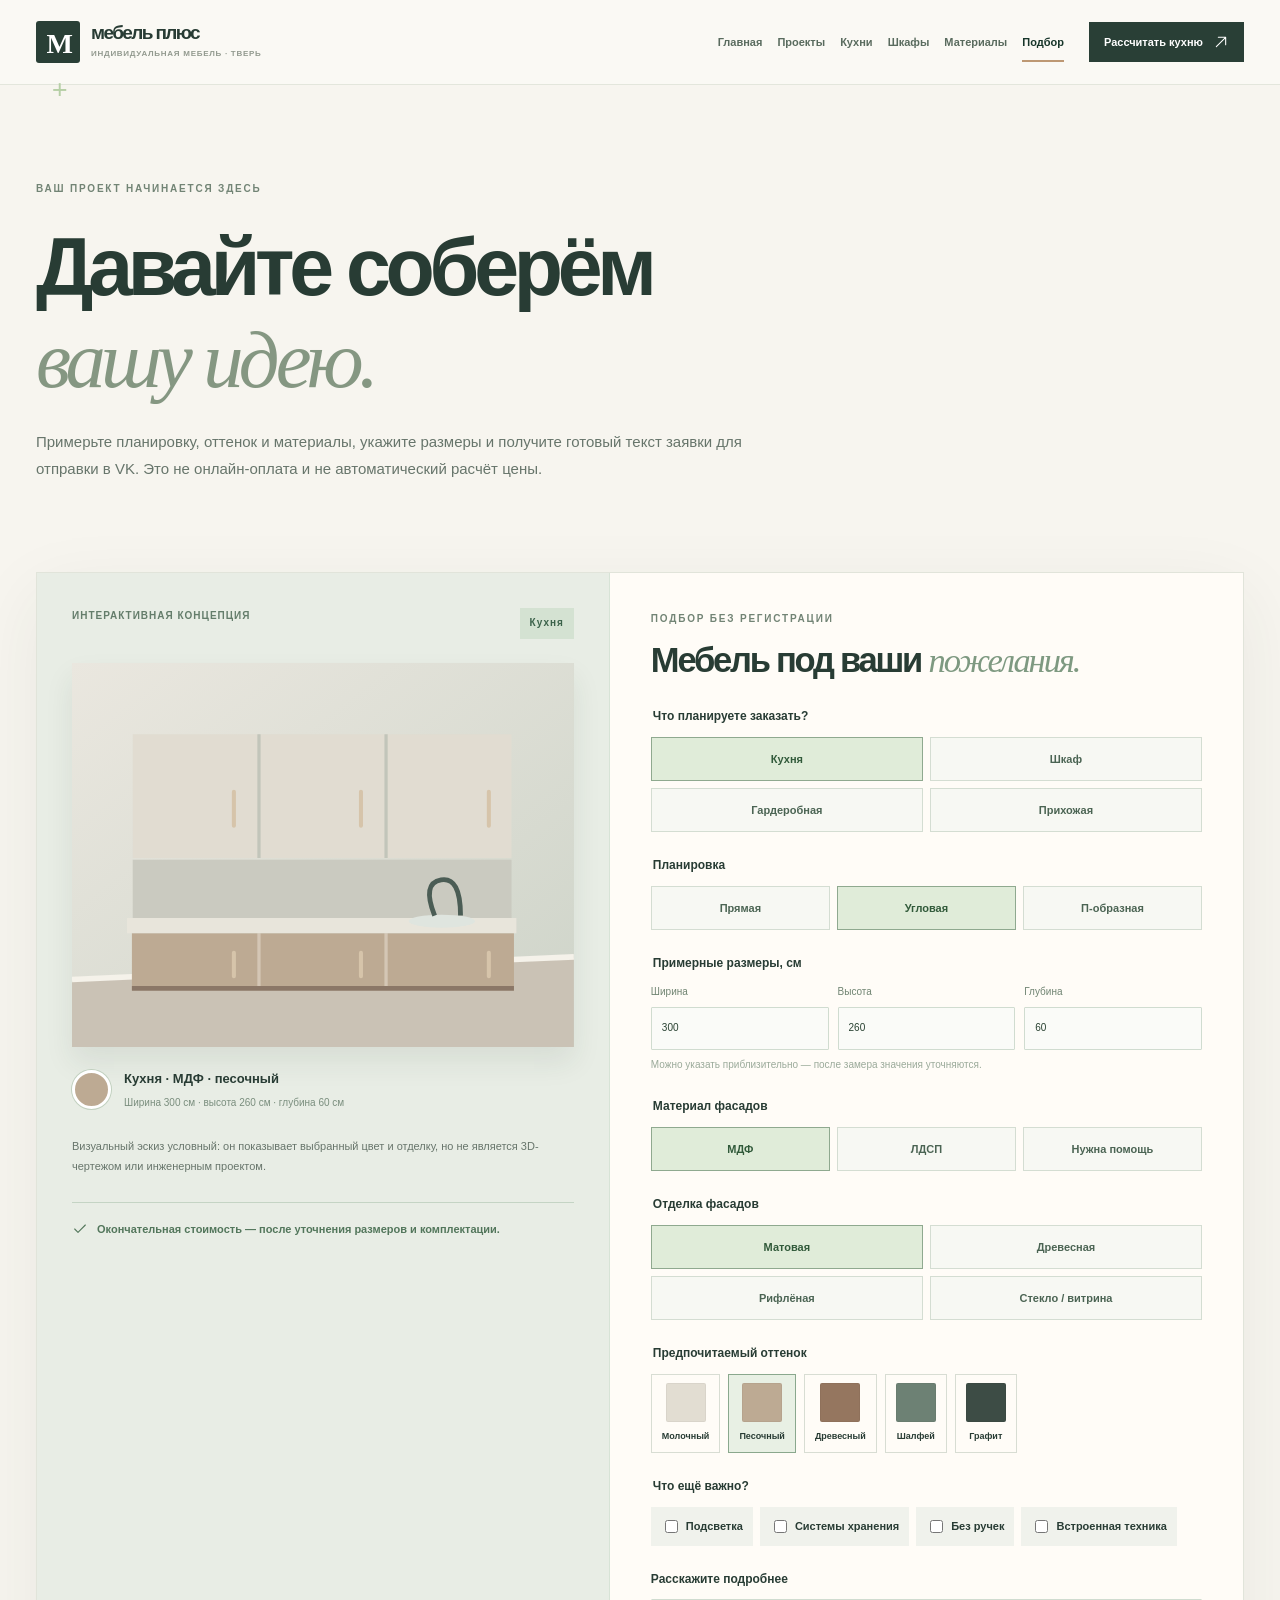
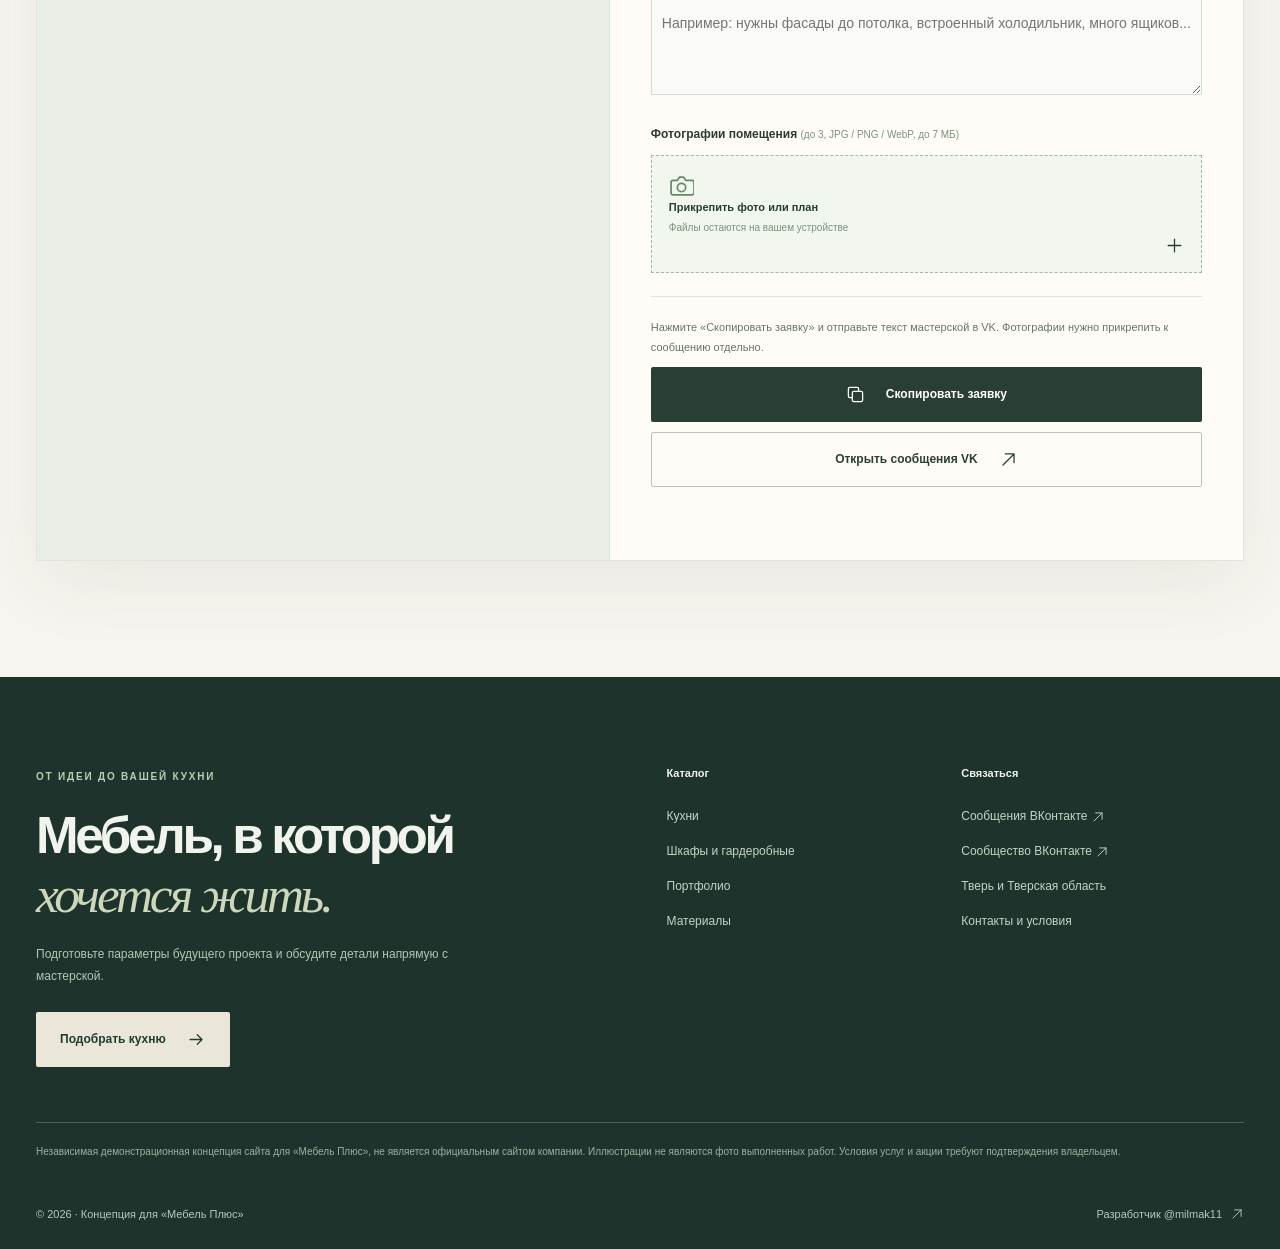
<file: preview-planner-offline.html>
<!doctype html><html lang="ru"><head><meta charset="utf-8"><meta name="viewport" content="width=device-width, initial-scale=1"><meta name="robots" content="noindex,nofollow,noarchive"><meta name="theme-color" content="#293F36"><meta name="description" content="Интерактивный подбор кухни, планировка, размеры, оттенки, наполнение, заявка в VK."><title>Подбор кухни и заявка на расчёт — Мебель Плюс</title><link rel="icon" href="[data-uri]" type="image/svg+xml"><style>:root{--bg:#F7F5EF;--paper:#FFFCF7;--ink:#283C34;--forest:#293F36;--soft:#67756B;--muted:#89938A;--accent:#B4C5A5;--gold:#BD9873;--stroke:#DDDFD6;--sand:#ECE9DF;--serif:Georgia,'Times New Roman',serif;--sans:'Manrope','Inter',-apple-system,BlinkMacSystemFont,'Segoe UI',Arial,sans-serif;--ease:cubic-bezier(.22,1,.36,1)}*{box-sizing:border-box}html{scroll-behavior:smooth;scroll-padding-top:85px}body{background:var(--bg);color:var(--ink);margin:0;font-family:var(--sans);font-size:14px;line-height:1.65;-webkit-font-smoothing:antialiased;overflow-x:hidden}body.modal-open{overflow:hidden}a{text-decoration:none;color:inherit}button,input,textarea,select{font:inherit}button{cursor:pointer}img{width:100%;height:auto;display:block}h1,h2,h3,p{margin:0}h1,h2,h3{font-weight:600;letter-spacing:-.065em;line-height:1.14}h1{font-size:clamp(59px,6.3vw,103px)}h2{font-size:clamp(42px,4.65vw,76px)}h3{font-size:24px}h1 em,h2 em{font-family:var(--serif);font-weight:400;letter-spacing:-.06em;color:#7E9981}p{line-height:1.78;color:var(--soft)}.icon{width:19px;height:19px;display:block;flex-shrink:0}.wrap{width:min(1440px,calc(100% - 110px));margin-inline:auto}.section{padding:116px 0}.section.tight{padding-top:42px}.overline{display:inline-flex;align-items:center;gap:11px;font-size:10px;font-weight:850;color:#728475;letter-spacing:.18em;text-transform:uppercase;line-height:1.7}.overline.on-dark{color:#B8CFB3}.dot{width:7px;height:7px;border-radius:100%;background:#8FB28D;box-shadow:0 0 0 5px #A3C6A12B}.btn{display:inline-flex;align-items:center;justify-content:center;gap:21px;padding:17px 23px;font-size:12px;line-height:1.3;font-weight:800;border:1px solid transparent;border-radius:2px;white-space:nowrap;transition:background .2s,transform .25s var(--ease),color .2s,border-color .2s}.btn:hover{transform:translateY(-3px)}.btn-dark{background:var(--forest);color:#fff}.btn-dark:hover{background:#476257}.btn-cream{background:#EAE6D9;color:#243B32}.btn-cream:hover{background:#fff}.btn-outline{background:transparent;border-color:#BAC5B9;color:var(--forest)}.btn-outline:hover{background:#E6ECE5}.btn-outline-light{background:transparent;color:#fff;border-color:#B3C5B3}.btn-outline-light:hover{background:#F4F4EC;color:var(--forest)}.text-link{display:inline-flex;align-items:center;gap:16px;border-bottom:1px solid #A6B1A5;padding-bottom:7px;font-size:12px;font-weight:850;transition:gap .2s}.text-link:hover{gap:22px}.text-link .icon{width:17px;height:17px}.header{height:85px;background:#FAF9F4F5;backdrop-filter:blur(15px);position:sticky;top:0;z-index:100;border-bottom:1px solid #E3E6DC}.header-in{height:100%;display:flex;align-items:center;gap:25px}.logo{display:flex;align-items:center;gap:11px;flex-shrink:0}.logo-mark{height:42px;width:44px;display:grid;place-items:center;background:var(--forest);border-radius:3px;color:white;font-family:var(--serif);font-weight:700;font-size:28px;letter-spacing:-.12em}.logo-mark span{color:#B6CFA6}.logo b{display:block;font-size:19px;letter-spacing:-.085em;font-weight:850;line-height:1.1}.logo small{display:block;font-size:8px;letter-spacing:.09em;color:#929A8F;font-weight:850;margin-top:3px}.nav{display:flex;align-items:center;justify-content:center;gap:24px;margin-left:auto}.nav a{white-space:nowrap;font-size:11px;color:#596B5E;font-weight:700;transition:color .2s}.nav a:hover,.nav a.active{color:#17362A}.nav a.active{position:relative}.nav a.active:after{content:'';position:absolute;left:0;right:0;bottom:-11px;height:2px;background:var(--gold)}.nav .nav-contacts{display:none}.head-actions{display:flex;align-items:center;gap:10px}.header-cta{display:inline-flex;align-items:center;gap:10px;padding:11px 15px;background:var(--forest);color:white;font-weight:750;font-size:11px;white-space:nowrap}.header-cta .icon{width:16px;height:16px}.hamburger{display:none;border:0;background:none;color:var(--forest);padding:8px}.hero{background:linear-gradient(115deg,#F7F5EF,#ECEEE7);overflow:hidden}.hero-grid{padding:66px 0 61px;display:grid;grid-template-columns:1fr 1.06fr;gap:59px;min-height:674px;align-items:center}.hero-text h1{margin:29px 0 27px;white-space:nowrap}.hero-text p{font-size:15px;max-width:490px}.hero-btns{display:flex;align-items:center;gap:29px;flex-wrap:wrap;margin-top:32px}.hero-facts{display:flex;flex-wrap:wrap;gap:14px;margin-top:48px}.hero-facts div{display:flex;align-items:center;gap:6px;font-size:10px;font-weight:730;color:#597160}.hero-facts .icon{height:14px;width:14px}.hero-asterisk{display:block;color:#9BA59B;font-size:9px;margin-top:13px}.hero-image{position:relative;border-radius:3px 3px 73px 3px;overflow:hidden;aspect-ratio:1.08/1;background:#BCC4B8;box-shadow:0 20px 62px #2F46391C}.hero-image>img{height:100%;object-fit:cover;transition:transform 1s var(--ease)}.hero-image:hover>img{transform:scale(1.035)}.hero-overlay{position:absolute;bottom:33px;left:25px;background:#FFFCF1EE;backdrop-filter:blur(10px);padding:17px 23px 17px 17px;display:flex;align-items:center;gap:14px;min-width:253px;box-shadow:0 12px 30px #31443A28}.circle-deco{width:47px;height:47px;border-radius:50%;display:grid;place-items:center;background:#DCE9D8;font-size:32px;color:#6E8B6B}.hero-overlay strong{display:block;font-family:var(--serif);font-size:18px;line-height:1.1;font-weight:500}.hero-overlay small{display:block;font-size:10px;color:#6D8172;margin-top:5px}.hero-art-label{position:absolute;top:17px;right:17px;color:white;background:#283B34B6;padding:8px 10px;font-size:8px;letter-spacing:.08em;font-weight:850}.hero-strip{display:flex;gap:22px;align-items:center;justify-content:space-between;border-top:1px solid #CAD3C6;padding:25px 0 28px;color:#6E8475;font-size:10px;font-weight:800;letter-spacing:.13em}.hero-strip span:nth-child(even){color:#B79B7B;font-size:14px}.head-line{display:flex;align-items:end;justify-content:space-between;gap:45px;margin-bottom:42px}.head-line h2{margin-top:20px}.head-line p{max-width:355px;font-size:13px}.head-line .text-link{white-space:nowrap;margin-bottom:8px}.services-section{background:#FFFCF7}.service-grid{display:grid;grid-template-columns:1.23fr 1fr 1fr;gap:18px;grid-auto-rows:440px}.service-card{position:relative;display:block;overflow:hidden;background:#BCC4B8;isolation:isolate}.service-card:before{content:'';position:absolute;inset:25% 0 0;background:linear-gradient(0deg,#142C24DB,transparent);z-index:1}.service-card img{width:100%;height:100%;object-fit:cover;transition:transform .8s var(--ease)}.service-card:hover img{transform:scale(1.06)}.service-counter{position:absolute;top:23px;left:24px;color:white;z-index:2;font-size:10px;font-weight:850;letter-spacing:.16em}.service-content{display:flex;align-items:end;gap:12px;position:absolute;left:25px;right:25px;bottom:27px;z-index:2;color:white;flex-direction:column;align-items:start}.service-content strong{font-size:clamp(22px,2.6vw,32px);letter-spacing:-.055em;line-height:1.15}.service-content small{font-size:12px;line-height:1.55;color:#E2E9DC;max-width:270px}.service-content b{align-self:flex-end;border:1px solid #D7E8D5AA;border-radius:50%;width:38px;height:38px;display:grid;place-items:center;margin-top:-35px}.service-content b .icon{height:17px;width:17px}.story-section{background:var(--forest);color:white}.story-grid{display:grid;grid-template-columns:.84fr 1.16fr;gap:65px;align-items:center}.story-copy h2{margin:22px 0 26px}.story-copy h2 em{color:#D4D8BA}.story-copy p{color:#C0CFC3;font-size:13px;max-width:460px}.story-chips{display:flex;gap:9px;flex-wrap:wrap;margin:24px 0 34px}.story-chips span{font-size:9px;padding:9px 11px;border:1px solid #698172;color:#C9DBC7;font-weight:850;letter-spacing:.08em}.story-art{position:relative}.story-art img{height:520px;object-fit:cover}.story-art>span{position:absolute;left:18px;bottom:18px;font-size:9px;letter-spacing:.09em;padding:8px 12px;color:#F2F2ED;background:#1D352ABA}.project-section{background:#FAF8F2}.project-grid{display:grid;grid-template-columns:repeat(3,minmax(0,1fr));gap:18px}.project-card{border:0;padding:0;text-align:left;color:var(--ink);background:transparent;min-width:0;cursor:pointer}.project-img{height:auto;aspect-ratio:1.21;position:relative;overflow:hidden;background:#D5D7CC}.project-img img{width:100%;height:100%;object-fit:cover;transition:transform .65s var(--ease)}.project-card:hover .project-img img{transform:scale(1.055)}.project-tag{position:absolute;top:15px;left:15px;color:#F6F6EE;background:#2F4338B8;letter-spacing:.1em;font-size:9px;font-weight:850;padding:8px 10px}.card-info{padding:19px 0 17px;display:flex;gap:16px;align-items:center;justify-content:space-between;border-bottom:1px solid #D8DFD5}.card-info>span:first-child{display:flex;flex-direction:column;gap:8px;min-width:0}.card-info small{font-size:10px;color:#8A9A89}.card-info strong{font-size:20px;line-height:1.22;letter-spacing:-.04em}.card-info em{font-style:normal;font-size:11px;color:#809082;line-height:1.5}.circle-action{width:36px;height:36px;border-radius:50%;border:1px solid #B9C8B8;display:grid;place-items:center;flex-shrink:0;transition:background .2s}.project-card:hover .circle-action{background:#DDEADE}.circle-action .icon{width:16px;height:16px}.notice{font-size:10px;color:#8C988E;margin-top:21px}.fabric-section{background:#EBEEE7}.fabric-grid{display:grid;grid-template-columns:1fr 1fr;gap:100px;align-items:center}.fabric-grid h2{margin:22px 0}.fabric-grid p{max-width:460px;font-size:13px;margin-bottom:25px}.samples{display:grid;grid-template-columns:1fr 1fr;gap:10px}.sample{aspect-ratio:1.08;border-radius:1px;box-shadow:inset 0 0 0 1px #0001;position:relative}.sample span{position:absolute;left:15px;bottom:15px;font-size:9px;font-weight:850;letter-spacing:.08em;color:#273A32;background:#FFFFFFC8;padding:6px 9px}.sample-wood{background:repeating-linear-gradient(99deg,transparent 0 16px,#ffffff16 18px,#573D3220 20px),linear-gradient(130deg,#C8AE91,#86634B)}.sample-matte{background:linear-gradient(120deg,#E7E2D7,#A9B6A9)}.sample-ribbed{background:repeating-linear-gradient(90deg,#FFFFFF14 0 6px,#243F3022 7px 11px),linear-gradient(130deg,#B2BDA9,#6C7C70)}.sample-stone{background:linear-gradient(152deg,transparent 37%,#8A8D8459 37.3%,transparent 38%,transparent 62%,#92918742 62.3%,transparent 63%),linear-gradient(145deg,#F7F2E7,#C8CCC2)}.samples>small{grid-column:span 2;text-align:right;color:#89988B;font-size:10px}.steps-section{background:#FAF8F2}.steps{display:grid;grid-template-columns:repeat(4,1fr);gap:29px}.steps article{border-top:1px solid #BCCBBE;padding-top:24px}.step-icon{width:52px;height:52px;background:#E1EADC;display:grid;place-items:center;border-radius:50%;margin:10px 0 35px}.step-icon .icon{width:23px;height:23px;color:#47614F}.steps h3{font-size:18px;margin-bottom:10px}.steps p{font-size:12px}.bottom-cta{background:#263E34;color:#fff;padding:73px 0}.cta-grid{display:flex;justify-content:space-between;align-items:center;gap:40px}.cta-grid h2{margin:14px 0 15px}.cta-grid h2 em{color:#C9D4BA}.cta-grid p{color:#BED0BF;max-width:465px}.page-lead{padding:91px 0 48px}.page-lead h1{margin:23px 0;max-width:1040px}.page-lead h1 em{color:#859782}.page-lead>p{max-width:750px;font-size:15px}.filter-bar{display:flex;justify-content:space-between;align-items:center;gap:15px;margin:0 0 30px}.filters{display:flex;flex-wrap:wrap;gap:8px}.filter{border:1px solid #D2DED0;background:#E9EEE6;color:#526958;padding:12px 19px;font-size:11px;font-weight:850}.filter.active,.filter:hover{background:var(--forest);color:#fff}.filter-count{font-size:12px;color:#758578;white-space:nowrap}.project-grid-all{row-gap:46px}.project-card[hidden]{display:none!important}.category-hero{position:relative;min-height:460px;overflow:hidden;background:#BEC3B8}.category-hero>img{height:470px;object-fit:cover}.category-hero:after{content:'';position:absolute;inset:0;background:linear-gradient(90deg,#11261DD6 0,#11261D47 65%,transparent)}.category-hero>div{position:absolute;z-index:2;left:58px;top:50%;transform:translateY(-50%);color:#fff;max-width:570px}.category-hero>div>span{font-size:10px;letter-spacing:.13em;font-weight:850}.category-hero h2{font-size:clamp(36px,4vw,65px);margin:18px 0 27px}.category-hero h2 em{color:#CBD6C1}.types-grid{display:grid;grid-template-columns:repeat(3,1fr);gap:18px}.types-grid article{background:#EDF1E9;padding:28px}.type-illustration{font-family:var(--serif);font-size:100px;color:#7D9981;line-height:1.1;min-height:145px}.types-grid article h3{font-size:24px;margin:12px 0}.types-grid p{font-size:12px;min-height:42px}.types-grid a{display:inline-flex;gap:10px;align-items:center;margin-top:20px;font-weight:850;font-size:11px;border-bottom:1px solid;padding-bottom:6px}.types-grid a .icon{width:15px;height:15px}.light-section{background:#E9EEE7}.features-grid{display:grid;grid-template-columns:repeat(3,1fr);gap:24px;margin-bottom:50px}.features-grid article{border-top:1px solid #C4CFC3;padding-top:26px}.features-grid article>.icon{color:#66826B;width:28px;height:28px;margin-bottom:28px}.features-grid article h3{font-size:23px;margin-bottom:10px}.features-grid p{font-size:12px}.materials-layout{display:grid;grid-template-columns:1.08fr .92fr;align-items:center;gap:70px}.materials-showcase{position:relative}.materials-showcase img{aspect-ratio:1.18;object-fit:cover}.materials-showcase>span{position:absolute;left:14px;bottom:13px;background:#274035C9;color:#fff;font-size:9px;padding:8px 11px;letter-spacing:.1em}.materials-info h2{margin:16px 0 20px}.materials-info>p{font-size:13px}.material-switches{margin:25px 0;display:grid;gap:8px}.material-switch{padding:11px;display:flex;align-items:center;gap:15px;border:1px solid #D5DDD3;background:#F9F9F3;text-align:left;color:var(--ink)}.material-switch.active{background:#E2EBE0;border-color:#8EA993}.material-switch strong{display:block;font-size:12px}.material-switch small{display:block;color:#7D8A7D;font-size:10px;margin-top:3px}.mini-swatch{height:44px;width:52px;display:block}.m-matte{background:#CCD5C6}.m-wood{background:repeating-linear-gradient(100deg,#A0846F,#B59779 9px,#936F59 13px)}.m-fluted{background:repeating-linear-gradient(90deg,#8CA28B,#B0C2AD 6px,#78927D 10px)}.m-glass{background:linear-gradient(140deg,#BFCFCA,#547771)}.palette{display:grid;grid-template-columns:repeat(5,1fr);gap:14px}.palette>div{background:var(--c);height:180px;position:relative}.palette strong{position:absolute;left:14px;bottom:14px;font-size:11px;padding:5px 7px;background:#FFFFFFA9}.planner-intro h1{max-width:850px}.builder{display:grid;grid-template-columns:.95fr 1.05fr;background:#FFFCF7;border:1px solid #E1E4DA;box-shadow:0 22px 70px #293C2D12}.builder-preview{background:#E8EDE5;padding:35px;border-right:1px solid #D7E3D6}.builder-preview{align-self:stretch}.preview-head{display:flex;justify-content:space-between;gap:13px;color:#647D6B;font-size:10px;letter-spacing:.1em;font-weight:850;margin-bottom:24px}.preview-head span:last-child{background:#D4E2D2;padding:7px 10px;color:#3B624A}.builder-preview svg#liveSVG{width:100%;height:auto;display:block;box-shadow:0 15px 27px #273E2C16;background:#D5DCD0}.preview-details{display:flex;align-items:center;gap:13px;margin-top:21px}.preview-dot{width:39px;height:39px;background:#BDAA93;flex-shrink:0;border-radius:50%;border:3px solid white;box-shadow:0 0 0 1px #C1D0BF}.preview-details b{font-size:13px;display:block}.preview-details small{font-size:10px;color:#7A8E7E;display:block;margin-top:5px}.builder-preview>p{font-size:11px;margin:26px 0}.builder-note{padding-top:17px;border-top:1px solid #C4D4C4;display:flex;align-items:center;gap:9px;font-size:11px;font-weight:750;color:#52765B}.builder-note .icon{width:16px;height:16px}.builder-form{padding:33px 41px 43px}.builder-header h2{font-size:clamp(29px,2.7vw,43px);margin:12px 0 26px}.builder-form fieldset{border:0;margin:0 0 24px;padding:0;min-width:0}.builder-form legend,.field>label{display:block;font-size:12px;font-weight:850;margin-bottom:10px}.options{display:grid;gap:7px}.options.four{grid-template-columns:repeat(2,minmax(0,1fr))}.options.three{grid-template-columns:repeat(3,minmax(0,1fr))}.options.two{grid-template-columns:repeat(2,minmax(0,1fr))}.options label{position:relative;cursor:pointer;min-width:0}.options input{position:absolute;opacity:0;width:1px;height:1px}.options label span{display:flex;align-items:center;justify-content:center;padding:12px 7px;min-height:43px;border:1px solid #D4DDD2;background:#F7F8F3;color:#4B6453;font-size:11px;font-weight:750;text-align:center}.options input:checked+span{background:#E0ECD9;color:#315A3A;border-color:#8FA98F}.options input:focus-visible+span,.shades input:focus-visible+span{outline:3px solid #BC9A75;outline-offset:2px}.dims{display:grid;grid-template-columns:repeat(3,1fr);gap:9px}.dims label{font-size:10px;color:#708472;display:grid;gap:7px}.dims input,.field textarea{width:100%;border:1px solid #D0DCD0;background:#FAFBF8;padding:12px 10px;border-radius:1px;color:#294232;outline:none;min-width:0}.dims input:focus,.field textarea:focus{border-color:#8FAA95}.field-hint{font-size:10px;color:#9BAA9A;display:block;margin-top:7px}.shades{display:flex;flex-wrap:wrap;gap:8px}.shades label{display:grid;justify-items:center;gap:7px;position:relative;cursor:pointer;padding:8px 10px;border:1px solid #D8DDD3}.shades label:has(input:checked){background:#E8F0E4;border-color:#8AA88D}.shades input{position:absolute;opacity:0;width:1px;height:1px}.shades label span{height:39px;width:40px;background:var(--color);border-radius:2px;box-shadow:inset 0 0 0 1px #0000000A}.shades small{font-size:9px;font-weight:750}.checks{display:flex;gap:7px;flex-wrap:wrap}.checks label{font-size:11px;font-weight:650;background:#F0F2EC;padding:10px;display:flex;gap:5px;align-items:center;cursor:pointer}.checks input{accent-color:#67846A}.field{margin-bottom:23px}.field textarea{resize:vertical}.field>label small{font-weight:500;color:#7C927F}.upload{padding:17px;display:flex;align-items:center;gap:12px;border:1px dashed #A2BAA0;background:#F1F6EE;cursor:pointer}.upload .icon:first-child{color:#668668;width:25px;height:25px}.upload .icon:last-child{margin-left:auto}.upload strong{font-size:11px;display:block}.upload small{display:block;font-size:10px;color:#899A8A;margin-top:4px}.photos{display:flex;flex-wrap:wrap;gap:10px;margin-top:12px}.photos:empty{display:none}.photo-item{position:relative;width:84px}.photo-item img{width:84px;height:66px;object-fit:cover}.photo-item button{position:absolute;top:-7px;right:-7px;border:0;border-radius:50%;height:24px;width:24px;background:var(--forest);color:white;display:grid;place-items:center}.photo-item button .icon{width:14px;height:14px}.photo-item small{display:block;white-space:nowrap;overflow:hidden;text-overflow:ellipsis;font-size:9px}.builder-cta{padding-top:21px;border-top:1px solid #DCE5DA;display:grid;gap:10px}.builder-cta>p{font-size:11px}.builder-cta .btn{width:100%;justify-content:center}.builder-cta #requestStatus{font-size:11px;color:#41744D;min-height:20px;font-weight:700}.contact-grid{display:grid;grid-template-columns:1fr .85fr;gap:25px}.contact-main{background:var(--forest);padding:68px;color:white}.contact-main h2{font-size:clamp(36px,4vw,61px);margin:19px 0}.contact-main h2 em{color:#D7DFC9}.contact-main p{color:#C2D4C4;font-size:14px;max-width:490px}.contact-links{margin-top:35px;display:flex;gap:10px;flex-wrap:wrap}.btn-contact-ghost{border:1px solid #8BA38B;color:white}.contact-side{background:#E8ECE3}.contact-side img{height:295px;object-fit:cover}.contact-side>div{padding:25px 29px}.contact-side b{font-size:17px}.contact-side p{font-size:12px;margin:9px 0}.contact-side a{display:inline-flex;align-items:center;gap:8px;font-size:11px;font-weight:850;border-bottom:1px solid;margin-top:9px}.contact-side a .icon{width:15px;height:15px}.faq-section{background:#E9EEE7}.faq-grid{display:grid;grid-template-columns:.8fr 1.2fr;gap:90px}.faq-grid h2{margin-top:18px}.faq details{border-bottom:1px solid #C5D0C4}.faq details:first-child{border-top:1px solid #C5D0C4}.faq summary{list-style:none;padding:22px 0;cursor:pointer;display:flex;justify-content:space-between;gap:15px;font-size:13px;font-weight:800}.faq summary::-webkit-details-marker{display:none}.faq summary .icon{height:18px;width:18px;transition:transform .2s}.faq details[open] summary .icon{transform:rotate(45deg)}.faq details p{font-size:12px;margin-bottom:22px}.footer{background:#1E332B;color:#F1F4EC;padding-top:87px}.footer-grid{display:grid;grid-template-columns:1.6fr .65fr .8fr;gap:65px;padding-bottom:55px}.footer-grid h2{font-size:clamp(40px,4vw,66px);margin:20px 0}.footer-grid h2 em{color:#CDD7BC}.footer-grid p{font-size:12px;color:#B2C7B5;max-width:450px;margin-bottom:25px}.footer-links{display:flex;flex-direction:column;align-items:start;gap:15px}.footer-links>b{font-size:11px;margin-bottom:10px}.footer-links a,.footer-links>span{font-size:12px;color:#C5D4C5}.footer-links a:hover{color:white}.footer-links a .icon{display:inline-block;vertical-align:middle;height:14px;width:14px}.foot-legal{font-size:10px;color:#9CB29F;line-height:1.75;padding:20px 0;border-top:1px solid #496557}.foot-last{display:flex;justify-content:space-between;gap:10px;padding:25px 0;font-size:11px;color:#B8C8BA}.foot-last a{display:inline-flex;gap:8px;align-items:center}.foot-last a .icon{width:14px;height:14px}.bottom-mobile{display:none}.dialog{padding:0;border:0;background:#FCFAF4;color:var(--ink);width:min(900px,calc(100% - 32px));max-height:88vh;overflow:auto;box-shadow:0 22px 80px #0C20177A}.dialog::backdrop{background:#13281EBC;backdrop-filter:blur(6px)}.dialog-close{position:sticky;top:13px;left:calc(100% - 55px);z-index:4;display:grid;place-items:center;width:37px;height:37px;margin:13px 13px -50px auto;background:var(--forest);color:white;border:0;border-radius:50%}.dialog-close .icon{width:17px;height:17px}.dialog-layout{display:grid;grid-template-columns:1fr 1fr;min-height:445px}.dialog-layout img{height:100%;width:100%;object-fit:cover}.dialog-body{padding:53px 38px}.dialog-body h2{font-size:35px;margin:15px 0}.dialog-body p{font-size:13px;margin:10px 0 24px}.dialog-pills{display:flex;flex-wrap:wrap;gap:7px;margin-bottom:24px}.dialog-pills span{padding:8px 10px;font-size:10px;background:#E7ECE4;font-weight:750}.dialog-body>small{display:block;color:#8B9A8A;font-size:10px;margin-top:18px}.toast{position:fixed;right:22px;bottom:22px;background:#233B2E;color:white;font-size:12px;font-weight:750;padding:13px 17px;z-index:150;opacity:0;pointer-events:none;transform:translateY(14px);transition:opacity .2s,transform .2s}.toast.show{opacity:1;transform:none}:focus-visible{outline:3px solid #A8BD8C;outline-offset:3px}
@media(max-width:1350px){.wrap{width:calc(100% - 72px)}.nav{gap:15px}.hero-grid{gap:35px}.hero-text h1{font-size:clamp(50px,5.7vw,80px)}.service-grid{grid-auto-rows:380px}.fabric-grid{gap:65px}.story-grid{gap:42px}}
@media(max-width:1050px){.header{height:74px}.header-in{gap:15px}.nav{display:none;position:absolute;left:0;right:0;top:74px;padding:20px 36px 30px;flex-direction:column;align-items:stretch;gap:0;background:#FAF9F4;box-shadow:0 18px 26px #1A30231D}.nav.open{display:flex}.nav a{padding:12px;border-bottom:1px solid #E2E8DF;font-size:13px}.nav a.active:after{display:none}.nav .nav-contacts{display:block}.hamburger{display:grid;place-items:center}.head-actions{margin-left:auto}.hero-grid{grid-template-columns:1fr 1fr;min-height:570px;gap:24px}.hero-text h1{font-size:clamp(46px,5.65vw,62px)}.hero-text p{font-size:13px}.hero-facts{margin-top:22px}.service-grid{grid-auto-rows:320px;gap:11px}.service-content{left:17px;right:17px;bottom:20px}.service-content strong{font-size:23px}.service-content small{font-size:11px}.story-art img{height:410px}.project-grid{gap:12px}.card-info strong{font-size:17px}.materials-layout{gap:35px}.builder-preview{padding:23px}.builder-form{padding:27px}.contact-grid{gap:15px}.contact-main{padding:43px}.footer-grid{gap:35px}}
@media(max-width:790px){.wrap{width:calc(100% - 50px)}.hero-grid{grid-template-columns:1fr;gap:37px;padding:52px 0}.hero-text h1{font-size:clamp(55px,8.5vw,78px)}.hero-image{max-width:720px;width:100%;margin:0 auto;aspect-ratio:1.5}.hero-facts{margin-top:31px}.hero-strip{flex-wrap:wrap;gap:15px}.head-line{align-items:start;flex-direction:column;gap:15px}.head-line p{max-width:570px}.service-grid{grid-template-columns:1fr 1fr}.service-grid .featured{grid-column:span 2}.service-grid{grid-auto-rows:310px}.service-grid .featured{grid-row:span 1}.story-grid,.fabric-grid,.materials-layout,.faq-grid{grid-template-columns:1fr;gap:35px}.story-art img{height:auto;max-height:470px}.story-copy p{max-width:640px}.project-grid{grid-template-columns:1fr 1fr;gap:20px}.steps{grid-template-columns:1fr 1fr}.category-hero{min-height:350px}.category-hero>img{height:360px}.features-grid{grid-template-columns:1fr 1fr}.builder{grid-template-columns:1fr}.builder-preview{border-right:0;border-bottom:1px solid #D7E3D6}.builder-preview svg#liveSVG{max-width:600px;margin:0 auto}.contact-grid{grid-template-columns:1fr}.contact-side{display:grid;grid-template-columns:1fr 1fr;align-items:center}.contact-side img{height:100%}.contact-side>div{padding:35px}.footer-grid{grid-template-columns:1fr 1fr}.footer-grid>div:first-child{grid-column:span 2}.footer-grid h2{max-width:700px}}
@media(max-width:560px){html{scroll-padding-top:65px}.wrap{width:calc(100% - 32px)}.header{height:67px}.header-in{gap:8px}.logo-mark{width:35px;height:35px;font-size:22px}.logo b{font-size:16px}.logo small{font-size:7px}.head-actions .header-cta{display:none}.nav{top:67px;padding:15px 16px 25px}.section{padding:72px 0}.section.tight{padding-top:23px}.overline{font-size:9px}h1{font-size:clamp(44px,10.3vw,60px)}h2{font-size:clamp(36px,8.4vw,49px)}.hero-grid{padding:41px 0 33px;gap:28px}.hero-text h1{font-size:clamp(43px,10.8vw,59px);white-space:normal;margin:21px 0}.hero-text p{font-size:13px}.hero-btns{margin-top:24px;gap:21px}.hero-btns .btn{width:100%}.hero-facts{gap:10px;margin-top:24px}.hero-facts div{font-size:10px}.hero-image{aspect-ratio:1.19;border-radius:2px 2px 41px 2px}.hero-overlay{padding:11px;left:12px;bottom:22px;min-width:auto}.hero-overlay strong{font-size:14px}.hero-overlay small{font-size:9px}.circle-deco{width:38px;height:38px;font-size:26px}.hero-art-label{font-size:7px;top:9px;right:9px}.hero-strip{padding:16px 0;gap:10px;font-size:8px}.head-line{margin-bottom:25px}.head-line h2{margin-top:12px}.head-line p{font-size:12px}.service-grid{grid-template-columns:1fr;grid-auto-rows:310px}.service-grid .featured{grid-column:auto}.service-content strong{font-size:26px}.story-copy h2{margin:17px 0}.story-art img{max-height:340px}.project-grid{grid-template-columns:1fr}.project-img{aspect-ratio:1.29}.card-info strong{font-size:20px}.fabric-grid{gap:25px}.steps{gap:15px}.steps article{padding-top:18px}.step-icon{margin-bottom:22px}.steps h3{font-size:15px}.steps p{font-size:11px}.bottom-cta{padding:53px 0}.cta-grid{align-items:start;flex-direction:column;gap:20px}.page-lead{padding:60px 0 28px}.page-lead h1{font-size:clamp(43px,9.6vw,56px);margin:16px 0}.page-lead>p{font-size:12px}.filter-bar{align-items:start;flex-direction:column}.filters{gap:6px}.filter{padding:10px 11px;font-size:10px}.category-hero{min-height:335px}.category-hero>img{height:340px}.category-hero>div{left:22px;right:20px}.category-hero h2{font-size:38px}.types-grid,.features-grid{grid-template-columns:1fr;gap:12px}.types-grid article{padding:22px}.type-illustration{min-height:93px;font-size:83px}.features-grid article>.icon{margin-bottom:12px}.materials-info h2{font-size:41px}.palette{grid-template-columns:repeat(5,1fr);gap:4px}.palette>div{height:100px}.palette strong{left:3px;bottom:4px;padding:3px;font-size:8px}.builder-preview{padding:17px}.builder-form{padding:24px 16px}.builder-header h2{font-size:34px}.preview-head{font-size:8px}.preview-details b{font-size:12px}.options.three{grid-template-columns:repeat(3,1fr)}.options label span{font-size:10px}.dims{gap:5px}.dims input{padding:11px 7px}.shades{gap:5px}.shades label{padding:7px 8px}.shades label span{width:33px;height:33px}.shades small{font-size:8px}.builder-cta .btn{font-size:11px}.contact-main{padding:36px 22px}.contact-main h2{font-size:40px}.contact-links{gap:8px}.contact-links .btn{width:100%;font-size:11px}.contact-side{grid-template-columns:1fr}.contact-side img{height:230px}.faq-grid{gap:18px}.faq summary{font-size:12px}.footer{padding-top:60px}.footer-grid{gap:30px}.footer-grid h2{font-size:41px}.footer-links a{font-size:11px}.foot-last{flex-direction:column;align-items:start;padding-bottom:88px}.bottom-mobile{position:fixed;display:block;bottom:0;left:0;right:0;z-index:80;background:#F6F8F2F2;padding:10px 16px max(10px,env(safe-area-inset-bottom));box-shadow:0 -6px 20px #1C322116;backdrop-filter:blur(12px)}.bottom-mobile a{display:flex;align-items:center;justify-content:center;gap:10px;background:var(--forest);color:#fff;padding:13px;font-size:11px;font-weight:850}.bottom-mobile a .icon{width:16px;height:16px}.dialog-layout{grid-template-columns:1fr}.dialog-layout img{height:235px}.dialog-body{padding:25px 20px}.dialog-body h2{font-size:28px}}
@media(max-width:360px){.wrap{width:calc(100% - 26px)}.hero-text h1{font-size:42px}.logo b{font-size:15px}.logo small{font-size:6px}.hero-art-label{font-size:6px}.hero-overlay{gap:7px}.hero-overlay strong{font-size:12px}.hero-facts{margin-top:16px}.category-hero h2{font-size:33px}.builder-form{padding:21px 12px}.shades label{padding:6px}.shades label span{width:29px;height:29px}.shades small{font-size:7px}.options label span{font-size:9px}.steps{gap:9px}}
@media(prefers-reduced-motion:reduce){*,*:before,*:after{scroll-behavior:auto!important;transition:none!important;animation:none!important}}
</style></head><body data-page="planner.html"><header class="header" id="top"><div class="wrap header-in"><a class="logo" href="index.html" aria-label="Мебель Плюс — главная"><span class="logo-mark">М<span>+</span></span><span><b>мебель плюс</b><small>ИНДИВИДУАЛЬНАЯ МЕБЕЛЬ · ТВЕРЬ</small></span></a><nav class="nav" id="mainNav" aria-label="Главное меню"><a href="index.html" class="">Главная</a><a href="projects.html" class="">Проекты</a><a href="kitchens.html" class="">Кухни</a><a href="storage.html" class="">Шкафы</a><a href="materials.html" class="">Материалы</a><a href="planner.html" class="active">Подбор</a><a href="contacts.html" class="nav-contacts">Контакты</a></nav><div class="head-actions"><a class="header-cta" href="planner.html">Рассчитать кухню <svg class="icon" viewBox="0 0 24 24" fill="none" stroke="currentColor" stroke-width="1.6" stroke-linecap="round" stroke-linejoin="round" aria-hidden="true"><path d="M5 19 19 5M8 5h11v11"/></svg></a><button class="hamburger" id="menuToggle" type="button" aria-label="Открыть меню" aria-controls="mainNav" aria-expanded="false"><svg class="icon" viewBox="0 0 24 24" fill="none" stroke="currentColor" stroke-width="1.6" stroke-linecap="round" stroke-linejoin="round" aria-hidden="true"><path d="M4 7h16M4 12h16M4 17h16"/></svg></button></div></div></header><main id="main"><section class="page-lead wrap planner-intro"><span class="overline">ВАШ ПРОЕКТ НАЧИНАЕТСЯ ЗДЕСЬ</span><h1>Давайте соберём<br><em>вашу идею.</em></h1><p>Примерьте планировку, оттенок и материалы, укажите размеры и получите готовый текст заявки для отправки в VK. Это не онлайн-оплата и не автоматический расчёт цены.</p></section><section class="section tight"><div class="wrap builder"><div class="builder-preview"><div class="preview-head"><span>ИНТЕРАКТИВНАЯ КОНЦЕПЦИЯ</span><span id="previewName">Кухня</span></div><svg id="liveSVG" viewBox="0 0 620 475" role="img" aria-label="Условный интерактивный эскиз фасадов"><defs><linearGradient id="liveWall" x1="0" y1="0" x2="1" y2="1"><stop stop-color="#EAE7DF"/><stop offset="1" stop-color="#CED4C9"/></linearGradient><pattern id="liveFlute" width="20" height="50" patternUnits="userSpaceOnUse"><path d="M10 0v50" stroke="#FFFFFF" opacity=".4" stroke-width="3"/></pattern><pattern id="liveWood" width="38" height="60" patternUnits="userSpaceOnUse"><path d="M8 0q-13 29 0 60M26 0q10 34 0 60" stroke="#FFFFFF" opacity=".25" stroke-width="2" fill="none"/></pattern></defs><rect width="620" height="475" fill="url(#liveWall)"/><path d="M0 390 620 362v113H0Z" fill="#CAC2B5"/><path d="M0 391 620 363" stroke="#F5F2EA" stroke-width="7"/><rect id="cabinetTop" x="75" y="88" width="468" height="153" fill="#E1DCD1"/><path d="M231 88v153M388 88v153" stroke="#C2C5BA" stroke-width="4"/><rect x="75" y="243" width="468" height="75" fill="#CACAC0"/><path id="counter" d="M68 315h481v19H68z" fill="#E8E5DB"/><rect id="cabinetBottom" x="74" y="334" width="472" height="70" fill="#897668"/><path d="M231 334v70M388 334v70" stroke="#F7F2E9" opacity=".4" stroke-width="4"/><g id="livePattern" opacity=".65"><rect x="75" y="88" width="468" height="153" fill="url(#liveFlute)"/></g><g id="liveGlass" style="display:none"><rect x="394" y="94" width="141" height="140" fill="#8EA6A1" opacity=".8"/><path d="M407 146h115M407 190h115" stroke="#D8DED6" stroke-width="5"/></g><g id="liveHandles"><path d="M200 159v42M357 159v42M515 159v42M200 358v29M357 358v29M515 358v29" stroke="#D6C4AA" stroke-width="5" stroke-linecap="round"/></g><g id="liveLight" style="display:none"><path d="M85 241h449" stroke="#F8E0A0" stroke-width="12"/></g><path id="extraCorner" d="M74 402h472v0H74Z" fill="#8B7767"/><ellipse cx="457" cy="319" rx="41" ry="8" fill="#DFE5DF"/><path d="M448 312q-16-40 8-44t24 44" fill="none" stroke="#4B5D55" stroke-width="6"/></svg><div class="preview-details"><div class="preview-dot" id="previewDot"></div><div><b id="previewLabel">Кухня · МДФ · песочный</b><small id="previewMeasurements">Ширина 300 см · высота 260 см · глубина 60 см</small></div></div><p>Визуальный эскиз условный: он показывает выбранный цвет и отделку, но не является 3D-чертежом или инженерным проектом.</p><div class="builder-note"><svg class="icon" viewBox="0 0 24 24" fill="none" stroke="currentColor" stroke-width="1.6" stroke-linecap="round" stroke-linejoin="round" aria-hidden="true"><path d="m4 12 5 5L20 6"/></svg> Окончательная стоимость — после уточнения размеров и комплектации.</div></div><form class="builder-form" id="builderForm" novalidate><div class="builder-header"><span class="overline">ПОДБОР БЕЗ РЕГИСТРАЦИИ</span><h2>Мебель под ваши <em>пожелания.</em></h2></div><fieldset><legend>Что планируете заказать?</legend><div class="options four"><label><input type="radio" name="kind" value="Кухня" checked><span>Кухня</span></label><label><input type="radio" name="kind" value="Шкаф"><span>Шкаф</span></label><label><input type="radio" name="kind" value="Гардеробная"><span>Гардеробная</span></label><label><input type="radio" name="kind" value="Прихожая"><span>Прихожая</span></label></div></fieldset><fieldset><legend>Планировка</legend><div class="options three"><label><input type="radio" name="shape" value="Прямая"><span>Прямая</span></label><label><input type="radio" name="shape" value="Угловая" checked><span>Угловая</span></label><label><input type="radio" name="shape" value="П-образная"><span>П-образная</span></label></div></fieldset><fieldset><legend>Примерные размеры, см</legend><div class="dims"><label>Ширина<input id="width" type="number" min="40" max="2000" value="300" required></label><label>Высота<input id="height" type="number" min="40" max="500" value="260" required></label><label>Глубина<input id="depth" type="number" min="20" max="200" value="60" required></label></div><small class="field-hint">Можно указать приблизительно — после замера значения уточняются.</small></fieldset><fieldset><legend>Материал фасадов</legend><div class="options three"><label><input type="radio" name="material" value="МДФ" checked><span>МДФ</span></label><label><input type="radio" name="material" value="ЛДСП"><span>ЛДСП</span></label><label><input type="radio" name="material" value="Нужна помощь"><span>Нужна помощь</span></label></div></fieldset><fieldset><legend>Отделка фасадов</legend><div class="options two"><label><input type="radio" name="finish" value="Матовая" checked><span>Матовая</span></label><label><input type="radio" name="finish" value="Древесная"><span>Древесная</span></label><label><input type="radio" name="finish" value="Рифлёная"><span>Рифлёная</span></label><label><input type="radio" name="finish" value="Стекло"><span>Стекло / витрина</span></label></div></fieldset><fieldset><legend>Предпочитаемый оттенок</legend><div class="shades"><label><input type="radio" name="shade" value="Молочный"><span style="--color:#E2DDD2"></span><small>Молочный</small></label><label><input type="radio" name="shade" value="Песочный" checked><span style="--color:#BDAA93"></span><small>Песочный</small></label><label><input type="radio" name="shade" value="Древесный"><span style="--color:#95765F"></span><small>Древесный</small></label><label><input type="radio" name="shade" value="Шалфей"><span style="--color:#6D8174"></span><small>Шалфей</small></label><label><input type="radio" name="shade" value="Графит"><span style="--color:#3D4C45"></span><small>Графит</small></label></div></fieldset><fieldset><legend>Что ещё важно?</legend><div class="checks"><label><input type="checkbox" name="extra" value="Подсветка"> Подсветка</label><label><input type="checkbox" name="extra" value="Системы хранения"> Системы хранения</label><label><input type="checkbox" name="extra" value="Без ручек"> Без ручек</label><label><input type="checkbox" name="extra" value="Встроенная техника"> Встроенная техника</label></div></fieldset><div class="field"><label for="notes">Расскажите подробнее</label><textarea id="notes" rows="3" placeholder="Например: нужны фасады до потолка, встроенный холодильник, много ящиков..."></textarea></div><div class="field"><label for="photos">Фотографии помещения <small>(до 3, JPG / PNG / WebP, до 7 МБ)</small></label><label class="upload" for="photos"><svg class="icon" viewBox="0 0 24 24" fill="none" stroke="currentColor" stroke-width="1.6" stroke-linecap="round" stroke-linejoin="round" aria-hidden="true"><path d="M4 7h4l2-3h4l2 3h6a2 2 0 0 1 2 2v10a2 2 0 0 1-2 2H4a2 2 0 0 1-2-2V9a2 2 0 0 1 2-2Z"/><circle cx="12" cy="14" r="4"/></svg> <span><strong>Прикрепить фото или план</strong><small>Файлы остаются на вашем устройстве</small></span><svg class="icon" viewBox="0 0 24 24" fill="none" stroke="currentColor" stroke-width="1.6" stroke-linecap="round" stroke-linejoin="round" aria-hidden="true"><path d="M12 4v16M4 12h16"/></svg></label><input type="file" id="photos" accept="image/png,image/jpeg,image/webp" multiple hidden><div id="photoList" class="photos"></div></div><div class="builder-cta"><p>Нажмите «Скопировать заявку» и отправьте текст мастерской в VK. Фотографии нужно прикрепить к сообщению отдельно.</p><button type="submit" class="btn btn-dark" id="submitRequest"><svg class="icon" viewBox="0 0 24 24" fill="none" stroke="currentColor" stroke-width="1.6" stroke-linecap="round" stroke-linejoin="round" aria-hidden="true"><rect x="8" y="8" width="13" height="13" rx="2"/><path d="M16 8V5a2 2 0 0 0-2-2H5a2 2 0 0 0-2 2v9a2 2 0 0 0 2 2h3"/></svg> Скопировать заявку</button><a href="https://vk.me/mebelnazakaz70" target="_blank" rel="noopener noreferrer" class="btn btn-outline">Открыть сообщения VK <svg class="icon" viewBox="0 0 24 24" fill="none" stroke="currentColor" stroke-width="1.6" stroke-linecap="round" stroke-linejoin="round" aria-hidden="true"><path d="M5 19 19 5M8 5h11v11"/></svg></a><div id="requestStatus" role="status" aria-live="polite"></div></div></form></div></section></main><footer class="footer"><div class="wrap"><div class="footer-grid"><div><span class="overline on-dark">ОТ ИДЕИ ДО ВАШЕЙ КУХНИ</span><h2>Мебель, в которой<br><em>хочется жить.</em></h2><p>Подготовьте параметры будущего проекта и обсудите детали напрямую с мастерской.</p><a class="btn btn-cream" href="planner.html">Подобрать кухню <svg class="icon" viewBox="0 0 24 24" fill="none" stroke="currentColor" stroke-width="1.6" stroke-linecap="round" stroke-linejoin="round" aria-hidden="true"><path d="M4 12h15m-6-6 6 6-6 6"/></svg></a></div><div class="footer-links"><b>Каталог</b><a href="kitchens.html">Кухни</a><a href="storage.html">Шкафы и гардеробные</a><a href="projects.html">Портфолио</a><a href="materials.html">Материалы</a></div><div class="footer-links"><b>Связаться</b><a href="https://vk.me/mebelnazakaz70" target="_blank" rel="noopener noreferrer">Сообщения ВКонтакте <svg class="icon" viewBox="0 0 24 24" fill="none" stroke="currentColor" stroke-width="1.6" stroke-linecap="round" stroke-linejoin="round" aria-hidden="true"><path d="M5 19 19 5M8 5h11v11"/></svg></a><a href="https://vk.com/mebelnazakaz70" target="_blank" rel="noopener noreferrer">Сообщество ВКонтакте <svg class="icon" viewBox="0 0 24 24" fill="none" stroke="currentColor" stroke-width="1.6" stroke-linecap="round" stroke-linejoin="round" aria-hidden="true"><path d="M5 19 19 5M8 5h11v11"/></svg></a><span>Тверь и Тверская область</span><a href="contacts.html">Контакты и условия</a></div></div><div class="foot-legal">Независимая демонстрационная концепция сайта для «Мебель Плюс», не является официальным сайтом компании. Иллюстрации не являются фото выполненных работ. Условия услуг и акции требуют подтверждения владельцем.</div><div class="foot-last"><span>© 2026 · Концепция для «Мебель Плюс»</span><a href="https://t.me/milmak11" target="_blank" rel="noopener noreferrer">Разработчик @milmak11 <svg class="icon" viewBox="0 0 24 24" fill="none" stroke="currentColor" stroke-width="1.6" stroke-linecap="round" stroke-linejoin="round" aria-hidden="true"><path d="M5 19 19 5M8 5h11v11"/></svg></a></div></div></footer><div class="bottom-mobile"><a href="planner.html"><svg class="icon" viewBox="0 0 24 24" fill="none" stroke="currentColor" stroke-width="1.6" stroke-linecap="round" stroke-linejoin="round" aria-hidden="true"><path d="m3 8 5-5 13 13-5 5L3 8Zm6 3 3-3m1 7 3-3"/></svg> Рассчитать мой проект <svg class="icon" viewBox="0 0 24 24" fill="none" stroke="currentColor" stroke-width="1.6" stroke-linecap="round" stroke-linejoin="round" aria-hidden="true"><path d="M4 12h15m-6-6 6 6-6 6"/></svg></a></div><dialog id="projectDialog" class="dialog"><button type="button" class="dialog-close" id="dialogClose" aria-label="Закрыть"><svg class="icon" viewBox="0 0 24 24" fill="none" stroke="currentColor" stroke-width="1.6" stroke-linecap="round" stroke-linejoin="round" aria-hidden="true"><path d="M5 5l14 14M19 5 5 19"/></svg></button><div id="dialogInside"></div></dialog><div id="toast" class="toast" role="status" aria-live="polite"></div><script>window.MPLUS_PROJECTS=[{"id": "kitchen-textures", "title": "Три фактуры в одной кухне", "category": "Кухни", "date": "18 ноября 2026", "color": "#736456", "wood": "#806251", "surface": "#F3F1E7", "style": "fluted", "kind": "kitchen", "caption": "Гладкие верхние фасады, рифлёная поверхность и тёплый коричневый нижний ряд.", "details": "Сочетание гладких и вертикально-рифлёных верхних фасадов, коричневых нижних модулей, светлой столешницы и фартука под мрамор.", "tags": ["Рифлёные фасады", "Тёплая палитра", "Мраморная фактура"]}, {"id": "kitchen-contrast", "title": "Контрастная кухня с тёмной столешницей", "category": "Кухни", "date": "16 ноября 2026", "color": "#68645F", "wood": "#68645F", "surface": "#302F2F", "style": "minimal", "kind": "kitchen", "caption": "Светлая рабочая зона и выразительная тёмная поверхность.", "details": "Светлые фасады и фартук, тёмная столешница под мрамор и серо-коричневые нижние шкафы.", "tags": ["Светлые верхние фасады", "Тёмный камень", "Встроенная техника"]}, {"id": "kitchen-white", "title": "Светлая кухня с витриной", "category": "Кухни", "date": "15 ноября 2026", "color": "#D5D0C4", "wood": "#C9C7BD", "surface": "#DBD6CD", "style": "glass", "kind": "kitchen", "caption": "Белые фасады и витрина с мягкой подсветкой.", "details": "Светлая кухня со встроенной техникой, стеклянной витриной и подсветкой как интерьерным акцентом.", "tags": ["Белые фасады", "Витрина", "Подсветка"]}, {"id": "kitchen-classic", "title": "Графичная кухня с рамочными фасадами", "category": "Кухни", "date": "11 ноября 2026", "color": "#E2DFD8", "wood": "#706F68", "surface": "#3D3E3B", "style": "frames", "kind": "kitchen", "caption": "Рамочные белые фасады и глубокая тёмная рабочая зона.", "details": "Контрастное сочетание белых рамочных фасадов, тёмного фартука и столешницы.", "tags": ["Рамочные фасады", "Тёмная рабочая зона", "Контраст"]}, {"id": "wardrobe", "title": "Встроенный шкаф под размер комнаты", "category": "Шкафы", "date": "Концепция", "color": "#AFAB9C", "wood": "#A69D8A", "surface": "#D3D4CD", "style": "minimal", "kind": "storage", "caption": "Иллюстрация возможного решения системы хранения.", "details": "Демонстрационный вариант шкафа с секциями хранения, антресолью и сочетанием гладких фасадов с открытыми полками.", "tags": ["Шкаф до потолка", "Хранение", "Индивидуальные размеры"]}, {"id": "wardrobe-warm", "title": "Гардеробная в тёплых оттенках", "category": "Шкафы", "date": "Концепция", "color": "#94765C", "wood": "#94765C", "surface": "#E0DAD0", "style": "minimal", "kind": "storage", "caption": "Иллюстрация компактной гардеробной.", "details": "Демонстрационная композиция гардеробной с открытыми секциями, штангами и выдвижными ящиками.", "tags": ["Гардеробная", "Древесная фактура", "Полки и ящики"]}];</script><script>window.SCENE_DATA={"wardrobe-warm.svg":"[data-uri]","hero.svg":"[data-uri]","kitchen-textures.svg":"[data-uri]","kitchen-white.svg":"[data-uri]","kitchen-contrast.svg":"[data-uri]","wardrobe.svg":"[data-uri]","materials.svg":"[data-uri]","kitchen-classic.svg":"[data-uri]","designer.svg":"[data-uri]"};
(()=>{'use strict';
const qs=(s,el=document)=>el.querySelector(s),qsa=(s,el=document)=>[...el.querySelectorAll(s)],data=window.MPLUS_PROJECTS||[];
const nav=qs('#mainNav'),menu=qs('#menuToggle');menu?.addEventListener('click',()=>{const on=nav.classList.toggle('open');menu.setAttribute('aria-expanded',String(on));menu.setAttribute('aria-label',on?'Закрыть меню':'Открыть меню')});qsa('.nav a').forEach(a=>a.addEventListener('click',()=>{nav?.classList.remove('open');menu?.setAttribute('aria-expanded','false')}));document.addEventListener('keydown',e=>{if(e.key==='Escape')nav?.classList.remove('open')});
const toast=qs('#toast');let timer;function notify(s){toast.textContent=s;toast.classList.add('show');clearTimeout(timer);timer=setTimeout(()=>toast.classList.remove('show'),3600)}
const scene=(filename)=>window.SCENE_DATA?.[filename]||'assets/scenes/'+filename;
const escape=(s)=>String(s||'').replaceAll('&','&amp;').replaceAll('<','&lt;').replaceAll('>','&gt;').replaceAll('"','&quot;');
const dialog=qs('#projectDialog');let current=null;
function openProject(id){const p=data.find(x=>x.id===id);if(!p)return;current=p;const html=`<div class="dialog-layout"><img src="${scene(p.id+'.svg')}" alt="Демонстрационный эскиз: ${escape(p.title)}"><div class="dialog-body"><span class="overline">${escape(p.category)} · ${escape(p.date)}</span><h2>${escape(p.title)}</h2><p>${escape(p.details)}</p><div class="dialog-pills">${p.tags.map(t=>`<span>${escape(t)}</span>`).join('')}</div><a href="planner.html?kind=${encodeURIComponent(p.kind==='storage'?'Шкаф':'Кухня')}" class="btn btn-dark">Хочу похожее решение <svg class="icon" viewBox="0 0 24 24" fill="none" stroke="currentColor" stroke-width="1.6"><path d="M4 12h15m-6-6 6 6-6 6"/></svg></a><small>${p.date==='Концепция'?'Этот проект создан как демонстрационная концепция.':'Описание основано на публикации компании.'} Иллюстрация не является фотографией выполненного заказа.</small></div></div>`;qs('#dialogInside').innerHTML=html;dialog.showModal();document.body.classList.add('modal-open')}
document.addEventListener('click',e=>{const b=e.target.closest('[data-project]');if(b)openProject(b.dataset.project)});qs('#dialogClose')?.addEventListener('click',()=>dialog.close());dialog?.addEventListener('click',e=>{if(e.target===dialog)dialog.close()});dialog?.addEventListener('close',()=>document.body.classList.remove('modal-open'));
qsa('[data-filter]').forEach(btn=>btn.addEventListener('click',()=>{const filter=btn.dataset.filter;qsa('[data-filter]').forEach(b=>{b.classList.toggle('active',b===btn);b.setAttribute('aria-pressed',String(b===btn))});const cards=qsa('#projectsGrid .project-card');let count=0;cards.forEach(c=>{const p=data.find(p=>p.id===c.dataset.project);const hidden=filter!=='all'&&p?.category!==filter;c.hidden=hidden;if(!hidden)count++});const t=qs('#projectCount');if(t)t.textContent=count+' '+(count===1?'проект':count>=2&&count<=4?'проекта':'проектов')}));
const matBtns=qsa('[data-finish]'),matHero=qs('#materialHero');const sources={matte:'assets/scenes/materials.svg',wood:'assets/scenes/kitchen-textures.svg',fluted:'assets/scenes/kitchen-textures.svg',glass:'assets/scenes/kitchen-white.svg'};matBtns.forEach(b=>b.addEventListener('click',()=>{matBtns.forEach(x=>{x.classList.toggle('active',x===b);x.setAttribute('aria-pressed',String(x===b))});if(matHero)matHero.src=scene(sources[b.dataset.finish].split('/').pop())}));
const form=qs('#builderForm');if(!form)return;
const params=new URLSearchParams(location.search);const byName=name=>qs(`input[name="${name}"]:checked`,form)?.value||'';
for(const [key,value] of [['kind',params.get('kind')],['shape',params.get('shape')]]){const found=qsa(`input[name="${key}"]`,form).find(x=>x.value===value);if(found)found.checked=true}
const shades={'Молочный':'#E2DDD2','Песочный':'#BDAA93','Древесный':'#95765F','Шалфей':'#6D8174','Графит':'#3D4C45'};
const photos=[],photoList=qs('#photoList'),photoEl=qs('#photos');const fields={width:qs('#width'),height:qs('#height'),depth:qs('#depth'),notes:qs('#notes')};
function state(){return {kind:byName('kind'),shape:byName('shape'),material:byName('material'),finish:byName('finish'),shade:byName('shade'),width:fields.width.value,height:fields.height.value,depth:fields.depth.value,extras:qsa('input[name="extra"]:checked',form).map(e=>e.value),notes:fields.notes.value.trim()}}
function preview(){const s=state(),c=shades[s.shade]||'#BDAA93';qs('#cabinetBottom').setAttribute('fill',c);qs('#cabinetTop').setAttribute('fill',s.shade==='Графит'?'#9EA9A0':s.shade==='Древесный'?'#D1B9A2':'#E1DCD1');qs('#previewDot').style.backgroundColor=c;qs('#previewName').textContent=s.kind;qs('#previewLabel').textContent=`${s.kind} · ${s.material} · ${s.shade.toLowerCase()}`;qs('#previewMeasurements').textContent=`Ширина ${s.width||'—'} см · высота ${s.height||'—'} см · глубина ${s.depth||'—'} см`;qs('#livePattern').style.display=['Древесная','Рифлёная'].includes(s.finish)?'':'none';qs('#livePattern rect').setAttribute('fill',s.finish==='Древесная'?'url(#liveWood)':'url(#liveFlute)');qs('#liveGlass').style.display=s.finish==='Стекло'?'':'none';qs('#liveLight').style.display=s.extras.includes('Подсветка')?'':'none';qs('#liveHandles').style.display=s.extras.includes('Без ручек')?'none':'';qs('#extraCorner').setAttribute('d',s.shape==='Угловая'?'M74 399h472v6H74Z':s.shape==='П-образная'?'M74 395h472v11H74Z':'M74 402h472v0H74Z');qs('#counter').setAttribute('fill',s.shade==='Графит'?'#313F38':'#E8E5DB')}
form.addEventListener('input',preview);form.addEventListener('change',preview);
function message(){const s=state();return ['Здравствуйте! Хочу получить предварительный расчёт мебели и уточнить условия бесплатного 3D-проекта.','',`Изделие: ${s.kind}`,`Планировка: ${s.shape}`,`Ширина: ${s.width||'уточню'} см`, `Высота: ${s.height||'уточню'} см`,`Глубина: ${s.depth||'уточню'} см`,`Материал фасадов: ${s.material}`,`Фактура: ${s.finish}`,`Цвет: ${s.shade}`,`Дополнительно: ${s.extras.length?s.extras.join(', '):'не выбрано'}`,`Мои пожелания: ${s.notes||'пока нет'}`,`Фотографии: ${photos.length} (прикреплю отдельно в чате)`,'','Подскажите, пожалуйста, ориентировочную стоимость и условия замера в Твери.'].join('\n')}
async function copy(str){if(navigator.clipboard?.writeText)try{await navigator.clipboard.writeText(str);return true}catch(e){}const t=document.createElement('textarea');t.value=str;t.style.cssText='position:fixed;left:-10000px;top:0';document.body.append(t);t.select();let ok=false;try{ok=document.execCommand('copy')}catch(e){}t.remove();return ok}
form.addEventListener('submit',async e=>{e.preventDefault();for(const [name,min,max] of [['width',40,2000],['height',40,500],['depth',20,200]]){const input=fields[name],value=Number(input.value);if(!input.value||!Number.isFinite(value)||value<min||value>max){qs('#requestStatus').textContent=`Укажите корректный размер «${name==='width'?'ширина':name==='height'?'высота':'глубина'}» от ${min} до ${max} см.`;input.focus();return}}const str=message();let ok=await copy(str);qs('#requestStatus').textContent=ok?'Заявка скопирована. Теперь откройте VK и вставьте сообщение.':'Автокопирование недоступно: откройте и скопируйте текст вручную.';notify(ok?'Заявка скопирована!':'Проверьте разрешение на копирование');if(!ok)window.prompt('Скопируйте запрос в VK:',str)});
function drawFiles(){photoList.replaceChildren();photos.forEach((p,i)=>{const div=document.createElement('div');div.className='photo-item';const img=document.createElement('img');img.src=p.url;img.alt='Фотография '+p.file.name;const btn=document.createElement('button');btn.type='button';btn.setAttribute('aria-label','Удалить '+p.file.name);btn.innerHTML='<svg class="icon" viewBox="0 0 24 24" fill="none" stroke="currentColor" stroke-width="1.7"><path d="M5 5l14 14M19 5 5 19"/></svg>';btn.addEventListener('click',()=>{URL.revokeObjectURL(p.url);photos.splice(i,1);drawFiles()});const label=document.createElement('small');label.textContent=p.file.name;div.append(img,btn,label);photoList.append(div)})}
photoEl.addEventListener('change',e=>{let bad=0;for(const file of [...(e.target.files||[])]){if(photos.length>=3){bad++;break}if(!['image/jpeg','image/png','image/webp'].includes(file.type)||file.size>7*1024*1024||file.size<=0){bad++;continue}photos.push({file,url:URL.createObjectURL(file)})}photoEl.value='';drawFiles();if(bad)notify('Можно выбрать до трёх фото JPG, PNG или WebP до 7 МБ')});preview();
})();
</script></body></html>
</file>
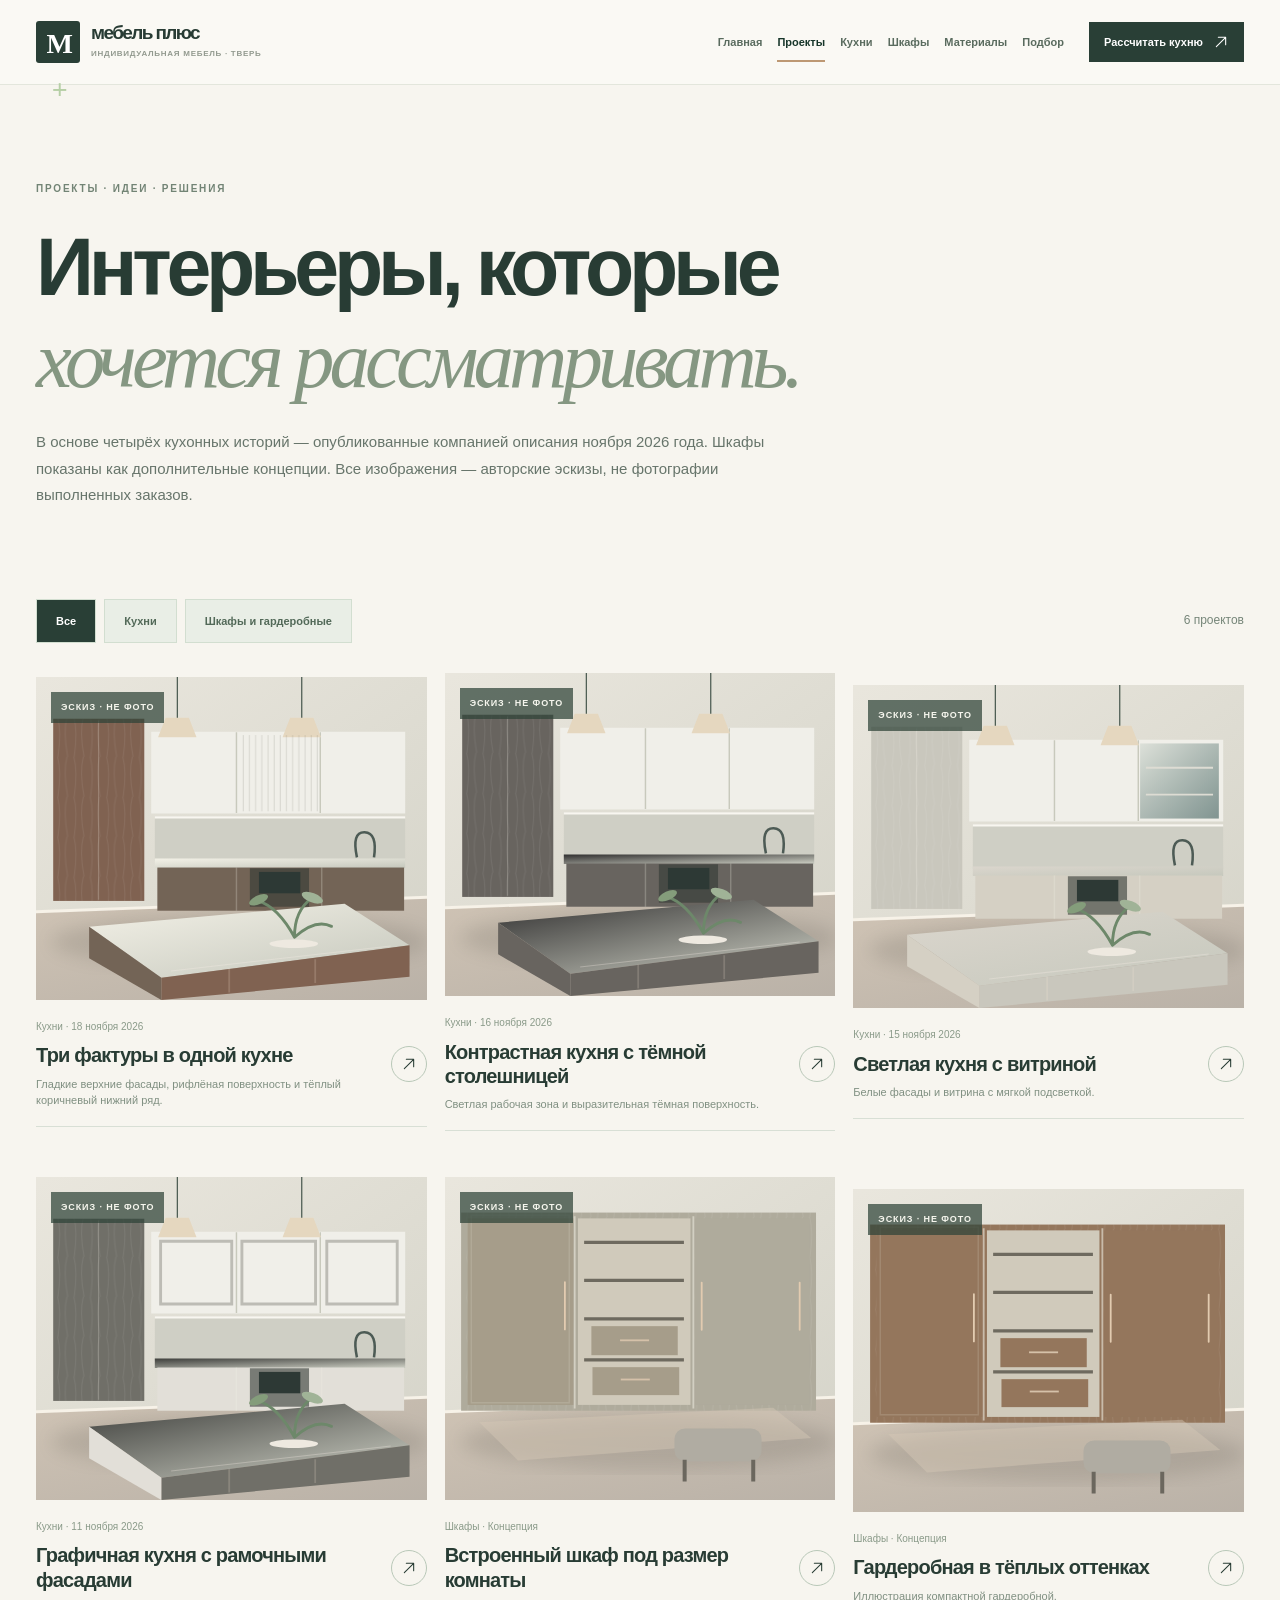
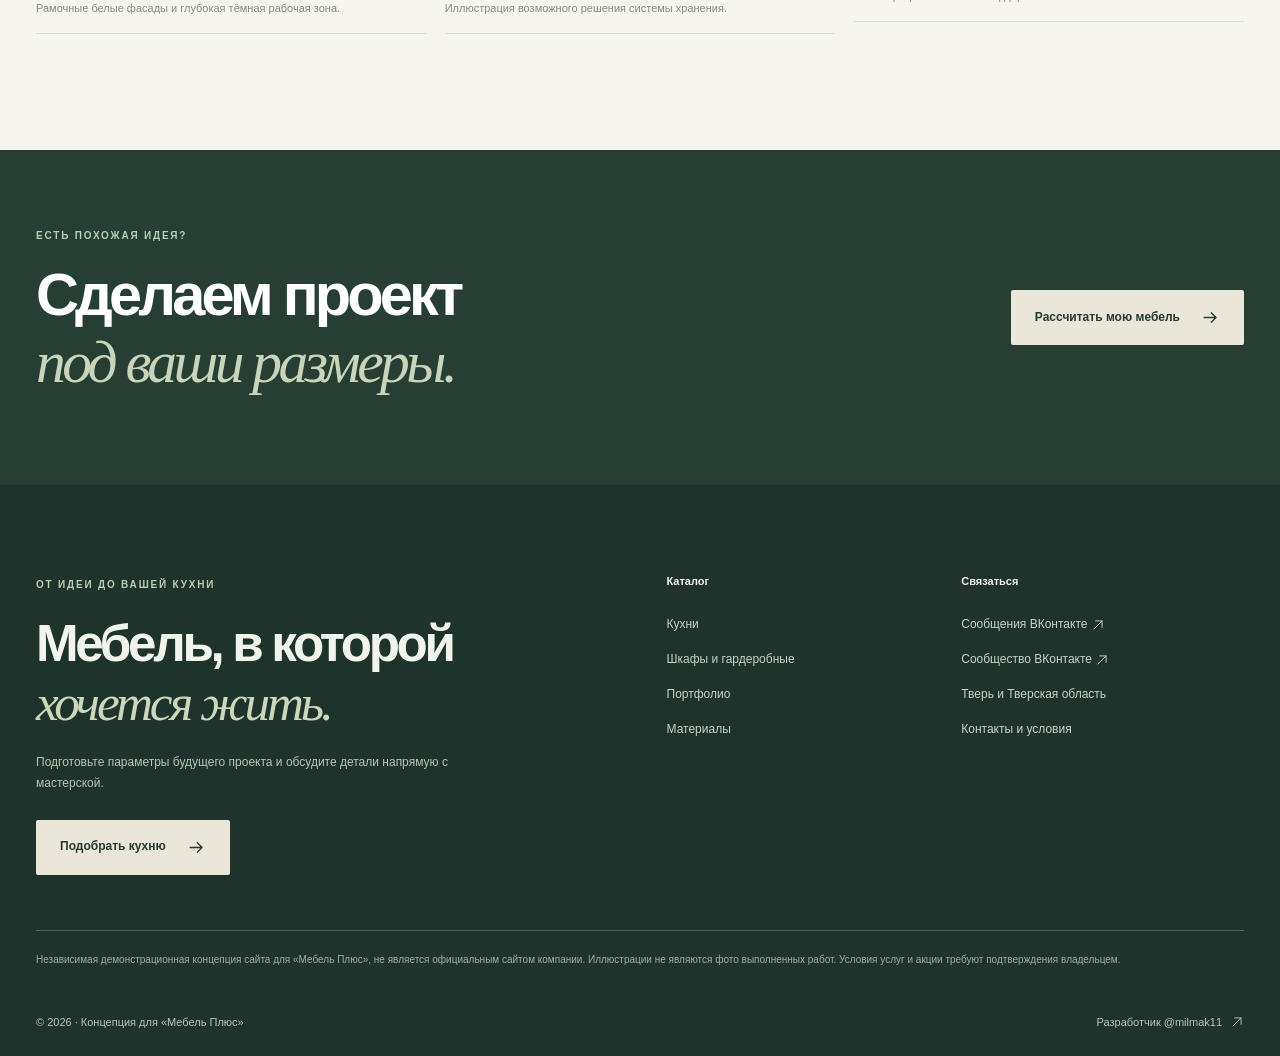
<file: preview-projects-offline.html>
<!doctype html><html lang="ru"><head><meta charset="utf-8"><meta name="viewport" content="width=device-width, initial-scale=1"><meta name="robots" content="noindex,nofollow,noarchive"><meta name="theme-color" content="#293F36"><meta name="description" content="Ноябрьские мебельные идеи, кухонные проекты и демонстрационные решения хранения."><title>Проекты и идеи — Мебель Плюс</title><link rel="icon" href="[data-uri]" type="image/svg+xml"><style>:root{--bg:#F7F5EF;--paper:#FFFCF7;--ink:#283C34;--forest:#293F36;--soft:#67756B;--muted:#89938A;--accent:#B4C5A5;--gold:#BD9873;--stroke:#DDDFD6;--sand:#ECE9DF;--serif:Georgia,'Times New Roman',serif;--sans:'Manrope','Inter',-apple-system,BlinkMacSystemFont,'Segoe UI',Arial,sans-serif;--ease:cubic-bezier(.22,1,.36,1)}*{box-sizing:border-box}html{scroll-behavior:smooth;scroll-padding-top:85px}body{background:var(--bg);color:var(--ink);margin:0;font-family:var(--sans);font-size:14px;line-height:1.65;-webkit-font-smoothing:antialiased;overflow-x:hidden}body.modal-open{overflow:hidden}a{text-decoration:none;color:inherit}button,input,textarea,select{font:inherit}button{cursor:pointer}img{width:100%;height:auto;display:block}h1,h2,h3,p{margin:0}h1,h2,h3{font-weight:600;letter-spacing:-.065em;line-height:1.14}h1{font-size:clamp(59px,6.3vw,103px)}h2{font-size:clamp(42px,4.65vw,76px)}h3{font-size:24px}h1 em,h2 em{font-family:var(--serif);font-weight:400;letter-spacing:-.06em;color:#7E9981}p{line-height:1.78;color:var(--soft)}.icon{width:19px;height:19px;display:block;flex-shrink:0}.wrap{width:min(1440px,calc(100% - 110px));margin-inline:auto}.section{padding:116px 0}.section.tight{padding-top:42px}.overline{display:inline-flex;align-items:center;gap:11px;font-size:10px;font-weight:850;color:#728475;letter-spacing:.18em;text-transform:uppercase;line-height:1.7}.overline.on-dark{color:#B8CFB3}.dot{width:7px;height:7px;border-radius:100%;background:#8FB28D;box-shadow:0 0 0 5px #A3C6A12B}.btn{display:inline-flex;align-items:center;justify-content:center;gap:21px;padding:17px 23px;font-size:12px;line-height:1.3;font-weight:800;border:1px solid transparent;border-radius:2px;white-space:nowrap;transition:background .2s,transform .25s var(--ease),color .2s,border-color .2s}.btn:hover{transform:translateY(-3px)}.btn-dark{background:var(--forest);color:#fff}.btn-dark:hover{background:#476257}.btn-cream{background:#EAE6D9;color:#243B32}.btn-cream:hover{background:#fff}.btn-outline{background:transparent;border-color:#BAC5B9;color:var(--forest)}.btn-outline:hover{background:#E6ECE5}.btn-outline-light{background:transparent;color:#fff;border-color:#B3C5B3}.btn-outline-light:hover{background:#F4F4EC;color:var(--forest)}.text-link{display:inline-flex;align-items:center;gap:16px;border-bottom:1px solid #A6B1A5;padding-bottom:7px;font-size:12px;font-weight:850;transition:gap .2s}.text-link:hover{gap:22px}.text-link .icon{width:17px;height:17px}.header{height:85px;background:#FAF9F4F5;backdrop-filter:blur(15px);position:sticky;top:0;z-index:100;border-bottom:1px solid #E3E6DC}.header-in{height:100%;display:flex;align-items:center;gap:25px}.logo{display:flex;align-items:center;gap:11px;flex-shrink:0}.logo-mark{height:42px;width:44px;display:grid;place-items:center;background:var(--forest);border-radius:3px;color:white;font-family:var(--serif);font-weight:700;font-size:28px;letter-spacing:-.12em}.logo-mark span{color:#B6CFA6}.logo b{display:block;font-size:19px;letter-spacing:-.085em;font-weight:850;line-height:1.1}.logo small{display:block;font-size:8px;letter-spacing:.09em;color:#929A8F;font-weight:850;margin-top:3px}.nav{display:flex;align-items:center;justify-content:center;gap:24px;margin-left:auto}.nav a{white-space:nowrap;font-size:11px;color:#596B5E;font-weight:700;transition:color .2s}.nav a:hover,.nav a.active{color:#17362A}.nav a.active{position:relative}.nav a.active:after{content:'';position:absolute;left:0;right:0;bottom:-11px;height:2px;background:var(--gold)}.nav .nav-contacts{display:none}.head-actions{display:flex;align-items:center;gap:10px}.header-cta{display:inline-flex;align-items:center;gap:10px;padding:11px 15px;background:var(--forest);color:white;font-weight:750;font-size:11px;white-space:nowrap}.header-cta .icon{width:16px;height:16px}.hamburger{display:none;border:0;background:none;color:var(--forest);padding:8px}.hero{background:linear-gradient(115deg,#F7F5EF,#ECEEE7);overflow:hidden}.hero-grid{padding:66px 0 61px;display:grid;grid-template-columns:1fr 1.06fr;gap:59px;min-height:674px;align-items:center}.hero-text h1{margin:29px 0 27px;white-space:nowrap}.hero-text p{font-size:15px;max-width:490px}.hero-btns{display:flex;align-items:center;gap:29px;flex-wrap:wrap;margin-top:32px}.hero-facts{display:flex;flex-wrap:wrap;gap:14px;margin-top:48px}.hero-facts div{display:flex;align-items:center;gap:6px;font-size:10px;font-weight:730;color:#597160}.hero-facts .icon{height:14px;width:14px}.hero-asterisk{display:block;color:#9BA59B;font-size:9px;margin-top:13px}.hero-image{position:relative;border-radius:3px 3px 73px 3px;overflow:hidden;aspect-ratio:1.08/1;background:#BCC4B8;box-shadow:0 20px 62px #2F46391C}.hero-image>img{height:100%;object-fit:cover;transition:transform 1s var(--ease)}.hero-image:hover>img{transform:scale(1.035)}.hero-overlay{position:absolute;bottom:33px;left:25px;background:#FFFCF1EE;backdrop-filter:blur(10px);padding:17px 23px 17px 17px;display:flex;align-items:center;gap:14px;min-width:253px;box-shadow:0 12px 30px #31443A28}.circle-deco{width:47px;height:47px;border-radius:50%;display:grid;place-items:center;background:#DCE9D8;font-size:32px;color:#6E8B6B}.hero-overlay strong{display:block;font-family:var(--serif);font-size:18px;line-height:1.1;font-weight:500}.hero-overlay small{display:block;font-size:10px;color:#6D8172;margin-top:5px}.hero-art-label{position:absolute;top:17px;right:17px;color:white;background:#283B34B6;padding:8px 10px;font-size:8px;letter-spacing:.08em;font-weight:850}.hero-strip{display:flex;gap:22px;align-items:center;justify-content:space-between;border-top:1px solid #CAD3C6;padding:25px 0 28px;color:#6E8475;font-size:10px;font-weight:800;letter-spacing:.13em}.hero-strip span:nth-child(even){color:#B79B7B;font-size:14px}.head-line{display:flex;align-items:end;justify-content:space-between;gap:45px;margin-bottom:42px}.head-line h2{margin-top:20px}.head-line p{max-width:355px;font-size:13px}.head-line .text-link{white-space:nowrap;margin-bottom:8px}.services-section{background:#FFFCF7}.service-grid{display:grid;grid-template-columns:1.23fr 1fr 1fr;gap:18px;grid-auto-rows:440px}.service-card{position:relative;display:block;overflow:hidden;background:#BCC4B8;isolation:isolate}.service-card:before{content:'';position:absolute;inset:25% 0 0;background:linear-gradient(0deg,#142C24DB,transparent);z-index:1}.service-card img{width:100%;height:100%;object-fit:cover;transition:transform .8s var(--ease)}.service-card:hover img{transform:scale(1.06)}.service-counter{position:absolute;top:23px;left:24px;color:white;z-index:2;font-size:10px;font-weight:850;letter-spacing:.16em}.service-content{display:flex;align-items:end;gap:12px;position:absolute;left:25px;right:25px;bottom:27px;z-index:2;color:white;flex-direction:column;align-items:start}.service-content strong{font-size:clamp(22px,2.6vw,32px);letter-spacing:-.055em;line-height:1.15}.service-content small{font-size:12px;line-height:1.55;color:#E2E9DC;max-width:270px}.service-content b{align-self:flex-end;border:1px solid #D7E8D5AA;border-radius:50%;width:38px;height:38px;display:grid;place-items:center;margin-top:-35px}.service-content b .icon{height:17px;width:17px}.story-section{background:var(--forest);color:white}.story-grid{display:grid;grid-template-columns:.84fr 1.16fr;gap:65px;align-items:center}.story-copy h2{margin:22px 0 26px}.story-copy h2 em{color:#D4D8BA}.story-copy p{color:#C0CFC3;font-size:13px;max-width:460px}.story-chips{display:flex;gap:9px;flex-wrap:wrap;margin:24px 0 34px}.story-chips span{font-size:9px;padding:9px 11px;border:1px solid #698172;color:#C9DBC7;font-weight:850;letter-spacing:.08em}.story-art{position:relative}.story-art img{height:520px;object-fit:cover}.story-art>span{position:absolute;left:18px;bottom:18px;font-size:9px;letter-spacing:.09em;padding:8px 12px;color:#F2F2ED;background:#1D352ABA}.project-section{background:#FAF8F2}.project-grid{display:grid;grid-template-columns:repeat(3,minmax(0,1fr));gap:18px}.project-card{border:0;padding:0;text-align:left;color:var(--ink);background:transparent;min-width:0;cursor:pointer}.project-img{height:auto;aspect-ratio:1.21;position:relative;overflow:hidden;background:#D5D7CC}.project-img img{width:100%;height:100%;object-fit:cover;transition:transform .65s var(--ease)}.project-card:hover .project-img img{transform:scale(1.055)}.project-tag{position:absolute;top:15px;left:15px;color:#F6F6EE;background:#2F4338B8;letter-spacing:.1em;font-size:9px;font-weight:850;padding:8px 10px}.card-info{padding:19px 0 17px;display:flex;gap:16px;align-items:center;justify-content:space-between;border-bottom:1px solid #D8DFD5}.card-info>span:first-child{display:flex;flex-direction:column;gap:8px;min-width:0}.card-info small{font-size:10px;color:#8A9A89}.card-info strong{font-size:20px;line-height:1.22;letter-spacing:-.04em}.card-info em{font-style:normal;font-size:11px;color:#809082;line-height:1.5}.circle-action{width:36px;height:36px;border-radius:50%;border:1px solid #B9C8B8;display:grid;place-items:center;flex-shrink:0;transition:background .2s}.project-card:hover .circle-action{background:#DDEADE}.circle-action .icon{width:16px;height:16px}.notice{font-size:10px;color:#8C988E;margin-top:21px}.fabric-section{background:#EBEEE7}.fabric-grid{display:grid;grid-template-columns:1fr 1fr;gap:100px;align-items:center}.fabric-grid h2{margin:22px 0}.fabric-grid p{max-width:460px;font-size:13px;margin-bottom:25px}.samples{display:grid;grid-template-columns:1fr 1fr;gap:10px}.sample{aspect-ratio:1.08;border-radius:1px;box-shadow:inset 0 0 0 1px #0001;position:relative}.sample span{position:absolute;left:15px;bottom:15px;font-size:9px;font-weight:850;letter-spacing:.08em;color:#273A32;background:#FFFFFFC8;padding:6px 9px}.sample-wood{background:repeating-linear-gradient(99deg,transparent 0 16px,#ffffff16 18px,#573D3220 20px),linear-gradient(130deg,#C8AE91,#86634B)}.sample-matte{background:linear-gradient(120deg,#E7E2D7,#A9B6A9)}.sample-ribbed{background:repeating-linear-gradient(90deg,#FFFFFF14 0 6px,#243F3022 7px 11px),linear-gradient(130deg,#B2BDA9,#6C7C70)}.sample-stone{background:linear-gradient(152deg,transparent 37%,#8A8D8459 37.3%,transparent 38%,transparent 62%,#92918742 62.3%,transparent 63%),linear-gradient(145deg,#F7F2E7,#C8CCC2)}.samples>small{grid-column:span 2;text-align:right;color:#89988B;font-size:10px}.steps-section{background:#FAF8F2}.steps{display:grid;grid-template-columns:repeat(4,1fr);gap:29px}.steps article{border-top:1px solid #BCCBBE;padding-top:24px}.step-icon{width:52px;height:52px;background:#E1EADC;display:grid;place-items:center;border-radius:50%;margin:10px 0 35px}.step-icon .icon{width:23px;height:23px;color:#47614F}.steps h3{font-size:18px;margin-bottom:10px}.steps p{font-size:12px}.bottom-cta{background:#263E34;color:#fff;padding:73px 0}.cta-grid{display:flex;justify-content:space-between;align-items:center;gap:40px}.cta-grid h2{margin:14px 0 15px}.cta-grid h2 em{color:#C9D4BA}.cta-grid p{color:#BED0BF;max-width:465px}.page-lead{padding:91px 0 48px}.page-lead h1{margin:23px 0;max-width:1040px}.page-lead h1 em{color:#859782}.page-lead>p{max-width:750px;font-size:15px}.filter-bar{display:flex;justify-content:space-between;align-items:center;gap:15px;margin:0 0 30px}.filters{display:flex;flex-wrap:wrap;gap:8px}.filter{border:1px solid #D2DED0;background:#E9EEE6;color:#526958;padding:12px 19px;font-size:11px;font-weight:850}.filter.active,.filter:hover{background:var(--forest);color:#fff}.filter-count{font-size:12px;color:#758578;white-space:nowrap}.project-grid-all{row-gap:46px}.project-card[hidden]{display:none!important}.category-hero{position:relative;min-height:460px;overflow:hidden;background:#BEC3B8}.category-hero>img{height:470px;object-fit:cover}.category-hero:after{content:'';position:absolute;inset:0;background:linear-gradient(90deg,#11261DD6 0,#11261D47 65%,transparent)}.category-hero>div{position:absolute;z-index:2;left:58px;top:50%;transform:translateY(-50%);color:#fff;max-width:570px}.category-hero>div>span{font-size:10px;letter-spacing:.13em;font-weight:850}.category-hero h2{font-size:clamp(36px,4vw,65px);margin:18px 0 27px}.category-hero h2 em{color:#CBD6C1}.types-grid{display:grid;grid-template-columns:repeat(3,1fr);gap:18px}.types-grid article{background:#EDF1E9;padding:28px}.type-illustration{font-family:var(--serif);font-size:100px;color:#7D9981;line-height:1.1;min-height:145px}.types-grid article h3{font-size:24px;margin:12px 0}.types-grid p{font-size:12px;min-height:42px}.types-grid a{display:inline-flex;gap:10px;align-items:center;margin-top:20px;font-weight:850;font-size:11px;border-bottom:1px solid;padding-bottom:6px}.types-grid a .icon{width:15px;height:15px}.light-section{background:#E9EEE7}.features-grid{display:grid;grid-template-columns:repeat(3,1fr);gap:24px;margin-bottom:50px}.features-grid article{border-top:1px solid #C4CFC3;padding-top:26px}.features-grid article>.icon{color:#66826B;width:28px;height:28px;margin-bottom:28px}.features-grid article h3{font-size:23px;margin-bottom:10px}.features-grid p{font-size:12px}.materials-layout{display:grid;grid-template-columns:1.08fr .92fr;align-items:center;gap:70px}.materials-showcase{position:relative}.materials-showcase img{aspect-ratio:1.18;object-fit:cover}.materials-showcase>span{position:absolute;left:14px;bottom:13px;background:#274035C9;color:#fff;font-size:9px;padding:8px 11px;letter-spacing:.1em}.materials-info h2{margin:16px 0 20px}.materials-info>p{font-size:13px}.material-switches{margin:25px 0;display:grid;gap:8px}.material-switch{padding:11px;display:flex;align-items:center;gap:15px;border:1px solid #D5DDD3;background:#F9F9F3;text-align:left;color:var(--ink)}.material-switch.active{background:#E2EBE0;border-color:#8EA993}.material-switch strong{display:block;font-size:12px}.material-switch small{display:block;color:#7D8A7D;font-size:10px;margin-top:3px}.mini-swatch{height:44px;width:52px;display:block}.m-matte{background:#CCD5C6}.m-wood{background:repeating-linear-gradient(100deg,#A0846F,#B59779 9px,#936F59 13px)}.m-fluted{background:repeating-linear-gradient(90deg,#8CA28B,#B0C2AD 6px,#78927D 10px)}.m-glass{background:linear-gradient(140deg,#BFCFCA,#547771)}.palette{display:grid;grid-template-columns:repeat(5,1fr);gap:14px}.palette>div{background:var(--c);height:180px;position:relative}.palette strong{position:absolute;left:14px;bottom:14px;font-size:11px;padding:5px 7px;background:#FFFFFFA9}.planner-intro h1{max-width:850px}.builder{display:grid;grid-template-columns:.95fr 1.05fr;background:#FFFCF7;border:1px solid #E1E4DA;box-shadow:0 22px 70px #293C2D12}.builder-preview{background:#E8EDE5;padding:35px;border-right:1px solid #D7E3D6}.builder-preview{align-self:stretch}.preview-head{display:flex;justify-content:space-between;gap:13px;color:#647D6B;font-size:10px;letter-spacing:.1em;font-weight:850;margin-bottom:24px}.preview-head span:last-child{background:#D4E2D2;padding:7px 10px;color:#3B624A}.builder-preview svg#liveSVG{width:100%;height:auto;display:block;box-shadow:0 15px 27px #273E2C16;background:#D5DCD0}.preview-details{display:flex;align-items:center;gap:13px;margin-top:21px}.preview-dot{width:39px;height:39px;background:#BDAA93;flex-shrink:0;border-radius:50%;border:3px solid white;box-shadow:0 0 0 1px #C1D0BF}.preview-details b{font-size:13px;display:block}.preview-details small{font-size:10px;color:#7A8E7E;display:block;margin-top:5px}.builder-preview>p{font-size:11px;margin:26px 0}.builder-note{padding-top:17px;border-top:1px solid #C4D4C4;display:flex;align-items:center;gap:9px;font-size:11px;font-weight:750;color:#52765B}.builder-note .icon{width:16px;height:16px}.builder-form{padding:33px 41px 43px}.builder-header h2{font-size:clamp(29px,2.7vw,43px);margin:12px 0 26px}.builder-form fieldset{border:0;margin:0 0 24px;padding:0;min-width:0}.builder-form legend,.field>label{display:block;font-size:12px;font-weight:850;margin-bottom:10px}.options{display:grid;gap:7px}.options.four{grid-template-columns:repeat(2,minmax(0,1fr))}.options.three{grid-template-columns:repeat(3,minmax(0,1fr))}.options.two{grid-template-columns:repeat(2,minmax(0,1fr))}.options label{position:relative;cursor:pointer;min-width:0}.options input{position:absolute;opacity:0;width:1px;height:1px}.options label span{display:flex;align-items:center;justify-content:center;padding:12px 7px;min-height:43px;border:1px solid #D4DDD2;background:#F7F8F3;color:#4B6453;font-size:11px;font-weight:750;text-align:center}.options input:checked+span{background:#E0ECD9;color:#315A3A;border-color:#8FA98F}.options input:focus-visible+span,.shades input:focus-visible+span{outline:3px solid #BC9A75;outline-offset:2px}.dims{display:grid;grid-template-columns:repeat(3,1fr);gap:9px}.dims label{font-size:10px;color:#708472;display:grid;gap:7px}.dims input,.field textarea{width:100%;border:1px solid #D0DCD0;background:#FAFBF8;padding:12px 10px;border-radius:1px;color:#294232;outline:none;min-width:0}.dims input:focus,.field textarea:focus{border-color:#8FAA95}.field-hint{font-size:10px;color:#9BAA9A;display:block;margin-top:7px}.shades{display:flex;flex-wrap:wrap;gap:8px}.shades label{display:grid;justify-items:center;gap:7px;position:relative;cursor:pointer;padding:8px 10px;border:1px solid #D8DDD3}.shades label:has(input:checked){background:#E8F0E4;border-color:#8AA88D}.shades input{position:absolute;opacity:0;width:1px;height:1px}.shades label span{height:39px;width:40px;background:var(--color);border-radius:2px;box-shadow:inset 0 0 0 1px #0000000A}.shades small{font-size:9px;font-weight:750}.checks{display:flex;gap:7px;flex-wrap:wrap}.checks label{font-size:11px;font-weight:650;background:#F0F2EC;padding:10px;display:flex;gap:5px;align-items:center;cursor:pointer}.checks input{accent-color:#67846A}.field{margin-bottom:23px}.field textarea{resize:vertical}.field>label small{font-weight:500;color:#7C927F}.upload{padding:17px;display:flex;align-items:center;gap:12px;border:1px dashed #A2BAA0;background:#F1F6EE;cursor:pointer}.upload .icon:first-child{color:#668668;width:25px;height:25px}.upload .icon:last-child{margin-left:auto}.upload strong{font-size:11px;display:block}.upload small{display:block;font-size:10px;color:#899A8A;margin-top:4px}.photos{display:flex;flex-wrap:wrap;gap:10px;margin-top:12px}.photos:empty{display:none}.photo-item{position:relative;width:84px}.photo-item img{width:84px;height:66px;object-fit:cover}.photo-item button{position:absolute;top:-7px;right:-7px;border:0;border-radius:50%;height:24px;width:24px;background:var(--forest);color:white;display:grid;place-items:center}.photo-item button .icon{width:14px;height:14px}.photo-item small{display:block;white-space:nowrap;overflow:hidden;text-overflow:ellipsis;font-size:9px}.builder-cta{padding-top:21px;border-top:1px solid #DCE5DA;display:grid;gap:10px}.builder-cta>p{font-size:11px}.builder-cta .btn{width:100%;justify-content:center}.builder-cta #requestStatus{font-size:11px;color:#41744D;min-height:20px;font-weight:700}.contact-grid{display:grid;grid-template-columns:1fr .85fr;gap:25px}.contact-main{background:var(--forest);padding:68px;color:white}.contact-main h2{font-size:clamp(36px,4vw,61px);margin:19px 0}.contact-main h2 em{color:#D7DFC9}.contact-main p{color:#C2D4C4;font-size:14px;max-width:490px}.contact-links{margin-top:35px;display:flex;gap:10px;flex-wrap:wrap}.btn-contact-ghost{border:1px solid #8BA38B;color:white}.contact-side{background:#E8ECE3}.contact-side img{height:295px;object-fit:cover}.contact-side>div{padding:25px 29px}.contact-side b{font-size:17px}.contact-side p{font-size:12px;margin:9px 0}.contact-side a{display:inline-flex;align-items:center;gap:8px;font-size:11px;font-weight:850;border-bottom:1px solid;margin-top:9px}.contact-side a .icon{width:15px;height:15px}.faq-section{background:#E9EEE7}.faq-grid{display:grid;grid-template-columns:.8fr 1.2fr;gap:90px}.faq-grid h2{margin-top:18px}.faq details{border-bottom:1px solid #C5D0C4}.faq details:first-child{border-top:1px solid #C5D0C4}.faq summary{list-style:none;padding:22px 0;cursor:pointer;display:flex;justify-content:space-between;gap:15px;font-size:13px;font-weight:800}.faq summary::-webkit-details-marker{display:none}.faq summary .icon{height:18px;width:18px;transition:transform .2s}.faq details[open] summary .icon{transform:rotate(45deg)}.faq details p{font-size:12px;margin-bottom:22px}.footer{background:#1E332B;color:#F1F4EC;padding-top:87px}.footer-grid{display:grid;grid-template-columns:1.6fr .65fr .8fr;gap:65px;padding-bottom:55px}.footer-grid h2{font-size:clamp(40px,4vw,66px);margin:20px 0}.footer-grid h2 em{color:#CDD7BC}.footer-grid p{font-size:12px;color:#B2C7B5;max-width:450px;margin-bottom:25px}.footer-links{display:flex;flex-direction:column;align-items:start;gap:15px}.footer-links>b{font-size:11px;margin-bottom:10px}.footer-links a,.footer-links>span{font-size:12px;color:#C5D4C5}.footer-links a:hover{color:white}.footer-links a .icon{display:inline-block;vertical-align:middle;height:14px;width:14px}.foot-legal{font-size:10px;color:#9CB29F;line-height:1.75;padding:20px 0;border-top:1px solid #496557}.foot-last{display:flex;justify-content:space-between;gap:10px;padding:25px 0;font-size:11px;color:#B8C8BA}.foot-last a{display:inline-flex;gap:8px;align-items:center}.foot-last a .icon{width:14px;height:14px}.bottom-mobile{display:none}.dialog{padding:0;border:0;background:#FCFAF4;color:var(--ink);width:min(900px,calc(100% - 32px));max-height:88vh;overflow:auto;box-shadow:0 22px 80px #0C20177A}.dialog::backdrop{background:#13281EBC;backdrop-filter:blur(6px)}.dialog-close{position:sticky;top:13px;left:calc(100% - 55px);z-index:4;display:grid;place-items:center;width:37px;height:37px;margin:13px 13px -50px auto;background:var(--forest);color:white;border:0;border-radius:50%}.dialog-close .icon{width:17px;height:17px}.dialog-layout{display:grid;grid-template-columns:1fr 1fr;min-height:445px}.dialog-layout img{height:100%;width:100%;object-fit:cover}.dialog-body{padding:53px 38px}.dialog-body h2{font-size:35px;margin:15px 0}.dialog-body p{font-size:13px;margin:10px 0 24px}.dialog-pills{display:flex;flex-wrap:wrap;gap:7px;margin-bottom:24px}.dialog-pills span{padding:8px 10px;font-size:10px;background:#E7ECE4;font-weight:750}.dialog-body>small{display:block;color:#8B9A8A;font-size:10px;margin-top:18px}.toast{position:fixed;right:22px;bottom:22px;background:#233B2E;color:white;font-size:12px;font-weight:750;padding:13px 17px;z-index:150;opacity:0;pointer-events:none;transform:translateY(14px);transition:opacity .2s,transform .2s}.toast.show{opacity:1;transform:none}:focus-visible{outline:3px solid #A8BD8C;outline-offset:3px}
@media(max-width:1350px){.wrap{width:calc(100% - 72px)}.nav{gap:15px}.hero-grid{gap:35px}.hero-text h1{font-size:clamp(50px,5.7vw,80px)}.service-grid{grid-auto-rows:380px}.fabric-grid{gap:65px}.story-grid{gap:42px}}
@media(max-width:1050px){.header{height:74px}.header-in{gap:15px}.nav{display:none;position:absolute;left:0;right:0;top:74px;padding:20px 36px 30px;flex-direction:column;align-items:stretch;gap:0;background:#FAF9F4;box-shadow:0 18px 26px #1A30231D}.nav.open{display:flex}.nav a{padding:12px;border-bottom:1px solid #E2E8DF;font-size:13px}.nav a.active:after{display:none}.nav .nav-contacts{display:block}.hamburger{display:grid;place-items:center}.head-actions{margin-left:auto}.hero-grid{grid-template-columns:1fr 1fr;min-height:570px;gap:24px}.hero-text h1{font-size:clamp(46px,5.65vw,62px)}.hero-text p{font-size:13px}.hero-facts{margin-top:22px}.service-grid{grid-auto-rows:320px;gap:11px}.service-content{left:17px;right:17px;bottom:20px}.service-content strong{font-size:23px}.service-content small{font-size:11px}.story-art img{height:410px}.project-grid{gap:12px}.card-info strong{font-size:17px}.materials-layout{gap:35px}.builder-preview{padding:23px}.builder-form{padding:27px}.contact-grid{gap:15px}.contact-main{padding:43px}.footer-grid{gap:35px}}
@media(max-width:790px){.wrap{width:calc(100% - 50px)}.hero-grid{grid-template-columns:1fr;gap:37px;padding:52px 0}.hero-text h1{font-size:clamp(55px,8.5vw,78px)}.hero-image{max-width:720px;width:100%;margin:0 auto;aspect-ratio:1.5}.hero-facts{margin-top:31px}.hero-strip{flex-wrap:wrap;gap:15px}.head-line{align-items:start;flex-direction:column;gap:15px}.head-line p{max-width:570px}.service-grid{grid-template-columns:1fr 1fr}.service-grid .featured{grid-column:span 2}.service-grid{grid-auto-rows:310px}.service-grid .featured{grid-row:span 1}.story-grid,.fabric-grid,.materials-layout,.faq-grid{grid-template-columns:1fr;gap:35px}.story-art img{height:auto;max-height:470px}.story-copy p{max-width:640px}.project-grid{grid-template-columns:1fr 1fr;gap:20px}.steps{grid-template-columns:1fr 1fr}.category-hero{min-height:350px}.category-hero>img{height:360px}.features-grid{grid-template-columns:1fr 1fr}.builder{grid-template-columns:1fr}.builder-preview{border-right:0;border-bottom:1px solid #D7E3D6}.builder-preview svg#liveSVG{max-width:600px;margin:0 auto}.contact-grid{grid-template-columns:1fr}.contact-side{display:grid;grid-template-columns:1fr 1fr;align-items:center}.contact-side img{height:100%}.contact-side>div{padding:35px}.footer-grid{grid-template-columns:1fr 1fr}.footer-grid>div:first-child{grid-column:span 2}.footer-grid h2{max-width:700px}}
@media(max-width:560px){html{scroll-padding-top:65px}.wrap{width:calc(100% - 32px)}.header{height:67px}.header-in{gap:8px}.logo-mark{width:35px;height:35px;font-size:22px}.logo b{font-size:16px}.logo small{font-size:7px}.head-actions .header-cta{display:none}.nav{top:67px;padding:15px 16px 25px}.section{padding:72px 0}.section.tight{padding-top:23px}.overline{font-size:9px}h1{font-size:clamp(44px,10.3vw,60px)}h2{font-size:clamp(36px,8.4vw,49px)}.hero-grid{padding:41px 0 33px;gap:28px}.hero-text h1{font-size:clamp(43px,10.8vw,59px);white-space:normal;margin:21px 0}.hero-text p{font-size:13px}.hero-btns{margin-top:24px;gap:21px}.hero-btns .btn{width:100%}.hero-facts{gap:10px;margin-top:24px}.hero-facts div{font-size:10px}.hero-image{aspect-ratio:1.19;border-radius:2px 2px 41px 2px}.hero-overlay{padding:11px;left:12px;bottom:22px;min-width:auto}.hero-overlay strong{font-size:14px}.hero-overlay small{font-size:9px}.circle-deco{width:38px;height:38px;font-size:26px}.hero-art-label{font-size:7px;top:9px;right:9px}.hero-strip{padding:16px 0;gap:10px;font-size:8px}.head-line{margin-bottom:25px}.head-line h2{margin-top:12px}.head-line p{font-size:12px}.service-grid{grid-template-columns:1fr;grid-auto-rows:310px}.service-grid .featured{grid-column:auto}.service-content strong{font-size:26px}.story-copy h2{margin:17px 0}.story-art img{max-height:340px}.project-grid{grid-template-columns:1fr}.project-img{aspect-ratio:1.29}.card-info strong{font-size:20px}.fabric-grid{gap:25px}.steps{gap:15px}.steps article{padding-top:18px}.step-icon{margin-bottom:22px}.steps h3{font-size:15px}.steps p{font-size:11px}.bottom-cta{padding:53px 0}.cta-grid{align-items:start;flex-direction:column;gap:20px}.page-lead{padding:60px 0 28px}.page-lead h1{font-size:clamp(43px,9.6vw,56px);margin:16px 0}.page-lead>p{font-size:12px}.filter-bar{align-items:start;flex-direction:column}.filters{gap:6px}.filter{padding:10px 11px;font-size:10px}.category-hero{min-height:335px}.category-hero>img{height:340px}.category-hero>div{left:22px;right:20px}.category-hero h2{font-size:38px}.types-grid,.features-grid{grid-template-columns:1fr;gap:12px}.types-grid article{padding:22px}.type-illustration{min-height:93px;font-size:83px}.features-grid article>.icon{margin-bottom:12px}.materials-info h2{font-size:41px}.palette{grid-template-columns:repeat(5,1fr);gap:4px}.palette>div{height:100px}.palette strong{left:3px;bottom:4px;padding:3px;font-size:8px}.builder-preview{padding:17px}.builder-form{padding:24px 16px}.builder-header h2{font-size:34px}.preview-head{font-size:8px}.preview-details b{font-size:12px}.options.three{grid-template-columns:repeat(3,1fr)}.options label span{font-size:10px}.dims{gap:5px}.dims input{padding:11px 7px}.shades{gap:5px}.shades label{padding:7px 8px}.shades label span{width:33px;height:33px}.shades small{font-size:8px}.builder-cta .btn{font-size:11px}.contact-main{padding:36px 22px}.contact-main h2{font-size:40px}.contact-links{gap:8px}.contact-links .btn{width:100%;font-size:11px}.contact-side{grid-template-columns:1fr}.contact-side img{height:230px}.faq-grid{gap:18px}.faq summary{font-size:12px}.footer{padding-top:60px}.footer-grid{gap:30px}.footer-grid h2{font-size:41px}.footer-links a{font-size:11px}.foot-last{flex-direction:column;align-items:start;padding-bottom:88px}.bottom-mobile{position:fixed;display:block;bottom:0;left:0;right:0;z-index:80;background:#F6F8F2F2;padding:10px 16px max(10px,env(safe-area-inset-bottom));box-shadow:0 -6px 20px #1C322116;backdrop-filter:blur(12px)}.bottom-mobile a{display:flex;align-items:center;justify-content:center;gap:10px;background:var(--forest);color:#fff;padding:13px;font-size:11px;font-weight:850}.bottom-mobile a .icon{width:16px;height:16px}.dialog-layout{grid-template-columns:1fr}.dialog-layout img{height:235px}.dialog-body{padding:25px 20px}.dialog-body h2{font-size:28px}}
@media(max-width:360px){.wrap{width:calc(100% - 26px)}.hero-text h1{font-size:42px}.logo b{font-size:15px}.logo small{font-size:6px}.hero-art-label{font-size:6px}.hero-overlay{gap:7px}.hero-overlay strong{font-size:12px}.hero-facts{margin-top:16px}.category-hero h2{font-size:33px}.builder-form{padding:21px 12px}.shades label{padding:6px}.shades label span{width:29px;height:29px}.shades small{font-size:7px}.options label span{font-size:9px}.steps{gap:9px}}
@media(prefers-reduced-motion:reduce){*,*:before,*:after{scroll-behavior:auto!important;transition:none!important;animation:none!important}}
</style></head><body data-page="projects.html"><header class="header" id="top"><div class="wrap header-in"><a class="logo" href="index.html" aria-label="Мебель Плюс — главная"><span class="logo-mark">М<span>+</span></span><span><b>мебель плюс</b><small>ИНДИВИДУАЛЬНАЯ МЕБЕЛЬ · ТВЕРЬ</small></span></a><nav class="nav" id="mainNav" aria-label="Главное меню"><a href="index.html" class="">Главная</a><a href="projects.html" class="active">Проекты</a><a href="kitchens.html" class="">Кухни</a><a href="storage.html" class="">Шкафы</a><a href="materials.html" class="">Материалы</a><a href="planner.html" class="">Подбор</a><a href="contacts.html" class="nav-contacts">Контакты</a></nav><div class="head-actions"><a class="header-cta" href="planner.html">Рассчитать кухню <svg class="icon" viewBox="0 0 24 24" fill="none" stroke="currentColor" stroke-width="1.6" stroke-linecap="round" stroke-linejoin="round" aria-hidden="true"><path d="M5 19 19 5M8 5h11v11"/></svg></a><button class="hamburger" id="menuToggle" type="button" aria-label="Открыть меню" aria-controls="mainNav" aria-expanded="false"><svg class="icon" viewBox="0 0 24 24" fill="none" stroke="currentColor" stroke-width="1.6" stroke-linecap="round" stroke-linejoin="round" aria-hidden="true"><path d="M4 7h16M4 12h16M4 17h16"/></svg></button></div></div></header><main id="main"><section class="page-lead wrap"><span class="overline">ПРОЕКТЫ · ИДЕИ · РЕШЕНИЯ</span><h1>Интерьеры, которые<br><em>хочется рассматривать.</em></h1><p>В основе четырёх кухонных историй — опубликованные компанией описания ноября 2026 года. Шкафы показаны как дополнительные концепции. Все изображения — авторские эскизы, не фотографии выполненных заказов.</p></section><section class="section tight"><div class="wrap"><div class="filter-bar"><div class="filters"><button class="filter active" data-filter="all" aria-pressed="true">Все</button><button class="filter" data-filter="Кухни" aria-pressed="false">Кухни</button><button class="filter" data-filter="Шкафы" aria-pressed="false">Шкафы и гардеробные</button></div><span class="filter-count" id="projectCount">6 проектов</span></div><div class="project-grid project-grid-all" id="projectsGrid"><button type="button" class="project-card" data-project="kitchen-textures"><div class="project-img"><img src="[data-uri]" alt="Авторский демонстрационный эскиз: Три фактуры в одной кухне"><span class="project-tag">ЭСКИЗ · НЕ ФОТО</span></div><span class="card-info"><span><small>Кухни · 18 ноября 2026</small><strong>Три фактуры в одной кухне</strong><em>Гладкие верхние фасады, рифлёная поверхность и тёплый коричневый нижний ряд.</em></span><span class="circle-action"><svg class="icon" viewBox="0 0 24 24" fill="none" stroke="currentColor" stroke-width="1.6" stroke-linecap="round" stroke-linejoin="round" aria-hidden="true"><path d="M5 19 19 5M8 5h11v11"/></svg></span></span></button><button type="button" class="project-card" data-project="kitchen-contrast"><div class="project-img"><img src="[data-uri]" alt="Авторский демонстрационный эскиз: Контрастная кухня с тёмной столешницей"><span class="project-tag">ЭСКИЗ · НЕ ФОТО</span></div><span class="card-info"><span><small>Кухни · 16 ноября 2026</small><strong>Контрастная кухня с тёмной столешницей</strong><em>Светлая рабочая зона и выразительная тёмная поверхность.</em></span><span class="circle-action"><svg class="icon" viewBox="0 0 24 24" fill="none" stroke="currentColor" stroke-width="1.6" stroke-linecap="round" stroke-linejoin="round" aria-hidden="true"><path d="M5 19 19 5M8 5h11v11"/></svg></span></span></button><button type="button" class="project-card" data-project="kitchen-white"><div class="project-img"><img src="[data-uri]" alt="Авторский демонстрационный эскиз: Светлая кухня с витриной"><span class="project-tag">ЭСКИЗ · НЕ ФОТО</span></div><span class="card-info"><span><small>Кухни · 15 ноября 2026</small><strong>Светлая кухня с витриной</strong><em>Белые фасады и витрина с мягкой подсветкой.</em></span><span class="circle-action"><svg class="icon" viewBox="0 0 24 24" fill="none" stroke="currentColor" stroke-width="1.6" stroke-linecap="round" stroke-linejoin="round" aria-hidden="true"><path d="M5 19 19 5M8 5h11v11"/></svg></span></span></button><button type="button" class="project-card" data-project="kitchen-classic"><div class="project-img"><img src="[data-uri]" alt="Авторский демонстрационный эскиз: Графичная кухня с рамочными фасадами"><span class="project-tag">ЭСКИЗ · НЕ ФОТО</span></div><span class="card-info"><span><small>Кухни · 11 ноября 2026</small><strong>Графичная кухня с рамочными фасадами</strong><em>Рамочные белые фасады и глубокая тёмная рабочая зона.</em></span><span class="circle-action"><svg class="icon" viewBox="0 0 24 24" fill="none" stroke="currentColor" stroke-width="1.6" stroke-linecap="round" stroke-linejoin="round" aria-hidden="true"><path d="M5 19 19 5M8 5h11v11"/></svg></span></span></button><button type="button" class="project-card" data-project="wardrobe"><div class="project-img"><img src="[data-uri]" alt="Авторский демонстрационный эскиз: Встроенный шкаф под размер комнаты"><span class="project-tag">ЭСКИЗ · НЕ ФОТО</span></div><span class="card-info"><span><small>Шкафы · Концепция</small><strong>Встроенный шкаф под размер комнаты</strong><em>Иллюстрация возможного решения системы хранения.</em></span><span class="circle-action"><svg class="icon" viewBox="0 0 24 24" fill="none" stroke="currentColor" stroke-width="1.6" stroke-linecap="round" stroke-linejoin="round" aria-hidden="true"><path d="M5 19 19 5M8 5h11v11"/></svg></span></span></button><button type="button" class="project-card" data-project="wardrobe-warm"><div class="project-img"><img src="[data-uri]" alt="Авторский демонстрационный эскиз: Гардеробная в тёплых оттенках"><span class="project-tag">ЭСКИЗ · НЕ ФОТО</span></div><span class="card-info"><span><small>Шкафы · Концепция</small><strong>Гардеробная в тёплых оттенках</strong><em>Иллюстрация компактной гардеробной.</em></span><span class="circle-action"><svg class="icon" viewBox="0 0 24 24" fill="none" stroke="currentColor" stroke-width="1.6" stroke-linecap="round" stroke-linejoin="round" aria-hidden="true"><path d="M5 19 19 5M8 5h11v11"/></svg></span></span></button></div></div></section><section class="bottom-cta"><div class="wrap cta-grid"><div><span class="overline on-dark">ЕСТЬ ПОХОЖАЯ ИДЕЯ?</span><h2>Сделаем проект<br><em>под ваши размеры.</em></h2></div><a href="planner.html" class="btn btn-cream">Рассчитать мою мебель <svg class="icon" viewBox="0 0 24 24" fill="none" stroke="currentColor" stroke-width="1.6" stroke-linecap="round" stroke-linejoin="round" aria-hidden="true"><path d="M4 12h15m-6-6 6 6-6 6"/></svg></a></div></section></main><footer class="footer"><div class="wrap"><div class="footer-grid"><div><span class="overline on-dark">ОТ ИДЕИ ДО ВАШЕЙ КУХНИ</span><h2>Мебель, в которой<br><em>хочется жить.</em></h2><p>Подготовьте параметры будущего проекта и обсудите детали напрямую с мастерской.</p><a class="btn btn-cream" href="planner.html">Подобрать кухню <svg class="icon" viewBox="0 0 24 24" fill="none" stroke="currentColor" stroke-width="1.6" stroke-linecap="round" stroke-linejoin="round" aria-hidden="true"><path d="M4 12h15m-6-6 6 6-6 6"/></svg></a></div><div class="footer-links"><b>Каталог</b><a href="kitchens.html">Кухни</a><a href="storage.html">Шкафы и гардеробные</a><a href="projects.html">Портфолио</a><a href="materials.html">Материалы</a></div><div class="footer-links"><b>Связаться</b><a href="https://vk.me/mebelnazakaz70" target="_blank" rel="noopener noreferrer">Сообщения ВКонтакте <svg class="icon" viewBox="0 0 24 24" fill="none" stroke="currentColor" stroke-width="1.6" stroke-linecap="round" stroke-linejoin="round" aria-hidden="true"><path d="M5 19 19 5M8 5h11v11"/></svg></a><a href="https://vk.com/mebelnazakaz70" target="_blank" rel="noopener noreferrer">Сообщество ВКонтакте <svg class="icon" viewBox="0 0 24 24" fill="none" stroke="currentColor" stroke-width="1.6" stroke-linecap="round" stroke-linejoin="round" aria-hidden="true"><path d="M5 19 19 5M8 5h11v11"/></svg></a><span>Тверь и Тверская область</span><a href="contacts.html">Контакты и условия</a></div></div><div class="foot-legal">Независимая демонстрационная концепция сайта для «Мебель Плюс», не является официальным сайтом компании. Иллюстрации не являются фото выполненных работ. Условия услуг и акции требуют подтверждения владельцем.</div><div class="foot-last"><span>© 2026 · Концепция для «Мебель Плюс»</span><a href="https://t.me/milmak11" target="_blank" rel="noopener noreferrer">Разработчик @milmak11 <svg class="icon" viewBox="0 0 24 24" fill="none" stroke="currentColor" stroke-width="1.6" stroke-linecap="round" stroke-linejoin="round" aria-hidden="true"><path d="M5 19 19 5M8 5h11v11"/></svg></a></div></div></footer><div class="bottom-mobile"><a href="planner.html"><svg class="icon" viewBox="0 0 24 24" fill="none" stroke="currentColor" stroke-width="1.6" stroke-linecap="round" stroke-linejoin="round" aria-hidden="true"><path d="m3 8 5-5 13 13-5 5L3 8Zm6 3 3-3m1 7 3-3"/></svg> Рассчитать мой проект <svg class="icon" viewBox="0 0 24 24" fill="none" stroke="currentColor" stroke-width="1.6" stroke-linecap="round" stroke-linejoin="round" aria-hidden="true"><path d="M4 12h15m-6-6 6 6-6 6"/></svg></a></div><dialog id="projectDialog" class="dialog"><button type="button" class="dialog-close" id="dialogClose" aria-label="Закрыть"><svg class="icon" viewBox="0 0 24 24" fill="none" stroke="currentColor" stroke-width="1.6" stroke-linecap="round" stroke-linejoin="round" aria-hidden="true"><path d="M5 5l14 14M19 5 5 19"/></svg></button><div id="dialogInside"></div></dialog><div id="toast" class="toast" role="status" aria-live="polite"></div><script>window.MPLUS_PROJECTS=[{"id": "kitchen-textures", "title": "Три фактуры в одной кухне", "category": "Кухни", "date": "18 ноября 2026", "color": "#736456", "wood": "#806251", "surface": "#F3F1E7", "style": "fluted", "kind": "kitchen", "caption": "Гладкие верхние фасады, рифлёная поверхность и тёплый коричневый нижний ряд.", "details": "Сочетание гладких и вертикально-рифлёных верхних фасадов, коричневых нижних модулей, светлой столешницы и фартука под мрамор.", "tags": ["Рифлёные фасады", "Тёплая палитра", "Мраморная фактура"]}, {"id": "kitchen-contrast", "title": "Контрастная кухня с тёмной столешницей", "category": "Кухни", "date": "16 ноября 2026", "color": "#68645F", "wood": "#68645F", "surface": "#302F2F", "style": "minimal", "kind": "kitchen", "caption": "Светлая рабочая зона и выразительная тёмная поверхность.", "details": "Светлые фасады и фартук, тёмная столешница под мрамор и серо-коричневые нижние шкафы.", "tags": ["Светлые верхние фасады", "Тёмный камень", "Встроенная техника"]}, {"id": "kitchen-white", "title": "Светлая кухня с витриной", "category": "Кухни", "date": "15 ноября 2026", "color": "#D5D0C4", "wood": "#C9C7BD", "surface": "#DBD6CD", "style": "glass", "kind": "kitchen", "caption": "Белые фасады и витрина с мягкой подсветкой.", "details": "Светлая кухня со встроенной техникой, стеклянной витриной и подсветкой как интерьерным акцентом.", "tags": ["Белые фасады", "Витрина", "Подсветка"]}, {"id": "kitchen-classic", "title": "Графичная кухня с рамочными фасадами", "category": "Кухни", "date": "11 ноября 2026", "color": "#E2DFD8", "wood": "#706F68", "surface": "#3D3E3B", "style": "frames", "kind": "kitchen", "caption": "Рамочные белые фасады и глубокая тёмная рабочая зона.", "details": "Контрастное сочетание белых рамочных фасадов, тёмного фартука и столешницы.", "tags": ["Рамочные фасады", "Тёмная рабочая зона", "Контраст"]}, {"id": "wardrobe", "title": "Встроенный шкаф под размер комнаты", "category": "Шкафы", "date": "Концепция", "color": "#AFAB9C", "wood": "#A69D8A", "surface": "#D3D4CD", "style": "minimal", "kind": "storage", "caption": "Иллюстрация возможного решения системы хранения.", "details": "Демонстрационный вариант шкафа с секциями хранения, антресолью и сочетанием гладких фасадов с открытыми полками.", "tags": ["Шкаф до потолка", "Хранение", "Индивидуальные размеры"]}, {"id": "wardrobe-warm", "title": "Гардеробная в тёплых оттенках", "category": "Шкафы", "date": "Концепция", "color": "#94765C", "wood": "#94765C", "surface": "#E0DAD0", "style": "minimal", "kind": "storage", "caption": "Иллюстрация компактной гардеробной.", "details": "Демонстрационная композиция гардеробной с открытыми секциями, штангами и выдвижными ящиками.", "tags": ["Гардеробная", "Древесная фактура", "Полки и ящики"]}];</script><script>window.SCENE_DATA={"wardrobe-warm.svg":"[data-uri]","hero.svg":"[data-uri]","kitchen-textures.svg":"[data-uri]","kitchen-white.svg":"[data-uri]","kitchen-contrast.svg":"[data-uri]","wardrobe.svg":"[data-uri]","materials.svg":"[data-uri]","kitchen-classic.svg":"[data-uri]","designer.svg":"[data-uri]"};
(()=>{'use strict';
const qs=(s,el=document)=>el.querySelector(s),qsa=(s,el=document)=>[...el.querySelectorAll(s)],data=window.MPLUS_PROJECTS||[];
const nav=qs('#mainNav'),menu=qs('#menuToggle');menu?.addEventListener('click',()=>{const on=nav.classList.toggle('open');menu.setAttribute('aria-expanded',String(on));menu.setAttribute('aria-label',on?'Закрыть меню':'Открыть меню')});qsa('.nav a').forEach(a=>a.addEventListener('click',()=>{nav?.classList.remove('open');menu?.setAttribute('aria-expanded','false')}));document.addEventListener('keydown',e=>{if(e.key==='Escape')nav?.classList.remove('open')});
const toast=qs('#toast');let timer;function notify(s){toast.textContent=s;toast.classList.add('show');clearTimeout(timer);timer=setTimeout(()=>toast.classList.remove('show'),3600)}
const scene=(filename)=>window.SCENE_DATA?.[filename]||'assets/scenes/'+filename;
const escape=(s)=>String(s||'').replaceAll('&','&amp;').replaceAll('<','&lt;').replaceAll('>','&gt;').replaceAll('"','&quot;');
const dialog=qs('#projectDialog');let current=null;
function openProject(id){const p=data.find(x=>x.id===id);if(!p)return;current=p;const html=`<div class="dialog-layout"><img src="${scene(p.id+'.svg')}" alt="Демонстрационный эскиз: ${escape(p.title)}"><div class="dialog-body"><span class="overline">${escape(p.category)} · ${escape(p.date)}</span><h2>${escape(p.title)}</h2><p>${escape(p.details)}</p><div class="dialog-pills">${p.tags.map(t=>`<span>${escape(t)}</span>`).join('')}</div><a href="planner.html?kind=${encodeURIComponent(p.kind==='storage'?'Шкаф':'Кухня')}" class="btn btn-dark">Хочу похожее решение <svg class="icon" viewBox="0 0 24 24" fill="none" stroke="currentColor" stroke-width="1.6"><path d="M4 12h15m-6-6 6 6-6 6"/></svg></a><small>${p.date==='Концепция'?'Этот проект создан как демонстрационная концепция.':'Описание основано на публикации компании.'} Иллюстрация не является фотографией выполненного заказа.</small></div></div>`;qs('#dialogInside').innerHTML=html;dialog.showModal();document.body.classList.add('modal-open')}
document.addEventListener('click',e=>{const b=e.target.closest('[data-project]');if(b)openProject(b.dataset.project)});qs('#dialogClose')?.addEventListener('click',()=>dialog.close());dialog?.addEventListener('click',e=>{if(e.target===dialog)dialog.close()});dialog?.addEventListener('close',()=>document.body.classList.remove('modal-open'));
qsa('[data-filter]').forEach(btn=>btn.addEventListener('click',()=>{const filter=btn.dataset.filter;qsa('[data-filter]').forEach(b=>{b.classList.toggle('active',b===btn);b.setAttribute('aria-pressed',String(b===btn))});const cards=qsa('#projectsGrid .project-card');let count=0;cards.forEach(c=>{const p=data.find(p=>p.id===c.dataset.project);const hidden=filter!=='all'&&p?.category!==filter;c.hidden=hidden;if(!hidden)count++});const t=qs('#projectCount');if(t)t.textContent=count+' '+(count===1?'проект':count>=2&&count<=4?'проекта':'проектов')}));
const matBtns=qsa('[data-finish]'),matHero=qs('#materialHero');const sources={matte:'assets/scenes/materials.svg',wood:'assets/scenes/kitchen-textures.svg',fluted:'assets/scenes/kitchen-textures.svg',glass:'assets/scenes/kitchen-white.svg'};matBtns.forEach(b=>b.addEventListener('click',()=>{matBtns.forEach(x=>{x.classList.toggle('active',x===b);x.setAttribute('aria-pressed',String(x===b))});if(matHero)matHero.src=scene(sources[b.dataset.finish].split('/').pop())}));
const form=qs('#builderForm');if(!form)return;
const params=new URLSearchParams(location.search);const byName=name=>qs(`input[name="${name}"]:checked`,form)?.value||'';
for(const [key,value] of [['kind',params.get('kind')],['shape',params.get('shape')]]){const found=qsa(`input[name="${key}"]`,form).find(x=>x.value===value);if(found)found.checked=true}
const shades={'Молочный':'#E2DDD2','Песочный':'#BDAA93','Древесный':'#95765F','Шалфей':'#6D8174','Графит':'#3D4C45'};
const photos=[],photoList=qs('#photoList'),photoEl=qs('#photos');const fields={width:qs('#width'),height:qs('#height'),depth:qs('#depth'),notes:qs('#notes')};
function state(){return {kind:byName('kind'),shape:byName('shape'),material:byName('material'),finish:byName('finish'),shade:byName('shade'),width:fields.width.value,height:fields.height.value,depth:fields.depth.value,extras:qsa('input[name="extra"]:checked',form).map(e=>e.value),notes:fields.notes.value.trim()}}
function preview(){const s=state(),c=shades[s.shade]||'#BDAA93';qs('#cabinetBottom').setAttribute('fill',c);qs('#cabinetTop').setAttribute('fill',s.shade==='Графит'?'#9EA9A0':s.shade==='Древесный'?'#D1B9A2':'#E1DCD1');qs('#previewDot').style.backgroundColor=c;qs('#previewName').textContent=s.kind;qs('#previewLabel').textContent=`${s.kind} · ${s.material} · ${s.shade.toLowerCase()}`;qs('#previewMeasurements').textContent=`Ширина ${s.width||'—'} см · высота ${s.height||'—'} см · глубина ${s.depth||'—'} см`;qs('#livePattern').style.display=['Древесная','Рифлёная'].includes(s.finish)?'':'none';qs('#livePattern rect').setAttribute('fill',s.finish==='Древесная'?'url(#liveWood)':'url(#liveFlute)');qs('#liveGlass').style.display=s.finish==='Стекло'?'':'none';qs('#liveLight').style.display=s.extras.includes('Подсветка')?'':'none';qs('#liveHandles').style.display=s.extras.includes('Без ручек')?'none':'';qs('#extraCorner').setAttribute('d',s.shape==='Угловая'?'M74 399h472v6H74Z':s.shape==='П-образная'?'M74 395h472v11H74Z':'M74 402h472v0H74Z');qs('#counter').setAttribute('fill',s.shade==='Графит'?'#313F38':'#E8E5DB')}
form.addEventListener('input',preview);form.addEventListener('change',preview);
function message(){const s=state();return ['Здравствуйте! Хочу получить предварительный расчёт мебели и уточнить условия бесплатного 3D-проекта.','',`Изделие: ${s.kind}`,`Планировка: ${s.shape}`,`Ширина: ${s.width||'уточню'} см`, `Высота: ${s.height||'уточню'} см`,`Глубина: ${s.depth||'уточню'} см`,`Материал фасадов: ${s.material}`,`Фактура: ${s.finish}`,`Цвет: ${s.shade}`,`Дополнительно: ${s.extras.length?s.extras.join(', '):'не выбрано'}`,`Мои пожелания: ${s.notes||'пока нет'}`,`Фотографии: ${photos.length} (прикреплю отдельно в чате)`,'','Подскажите, пожалуйста, ориентировочную стоимость и условия замера в Твери.'].join('\n')}
async function copy(str){if(navigator.clipboard?.writeText)try{await navigator.clipboard.writeText(str);return true}catch(e){}const t=document.createElement('textarea');t.value=str;t.style.cssText='position:fixed;left:-10000px;top:0';document.body.append(t);t.select();let ok=false;try{ok=document.execCommand('copy')}catch(e){}t.remove();return ok}
form.addEventListener('submit',async e=>{e.preventDefault();for(const [name,min,max] of [['width',40,2000],['height',40,500],['depth',20,200]]){const input=fields[name],value=Number(input.value);if(!input.value||!Number.isFinite(value)||value<min||value>max){qs('#requestStatus').textContent=`Укажите корректный размер «${name==='width'?'ширина':name==='height'?'высота':'глубина'}» от ${min} до ${max} см.`;input.focus();return}}const str=message();let ok=await copy(str);qs('#requestStatus').textContent=ok?'Заявка скопирована. Теперь откройте VK и вставьте сообщение.':'Автокопирование недоступно: откройте и скопируйте текст вручную.';notify(ok?'Заявка скопирована!':'Проверьте разрешение на копирование');if(!ok)window.prompt('Скопируйте запрос в VK:',str)});
function drawFiles(){photoList.replaceChildren();photos.forEach((p,i)=>{const div=document.createElement('div');div.className='photo-item';const img=document.createElement('img');img.src=p.url;img.alt='Фотография '+p.file.name;const btn=document.createElement('button');btn.type='button';btn.setAttribute('aria-label','Удалить '+p.file.name);btn.innerHTML='<svg class="icon" viewBox="0 0 24 24" fill="none" stroke="currentColor" stroke-width="1.7"><path d="M5 5l14 14M19 5 5 19"/></svg>';btn.addEventListener('click',()=>{URL.revokeObjectURL(p.url);photos.splice(i,1);drawFiles()});const label=document.createElement('small');label.textContent=p.file.name;div.append(img,btn,label);photoList.append(div)})}
photoEl.addEventListener('change',e=>{let bad=0;for(const file of [...(e.target.files||[])]){if(photos.length>=3){bad++;break}if(!['image/jpeg','image/png','image/webp'].includes(file.type)||file.size>7*1024*1024||file.size<=0){bad++;continue}photos.push({file,url:URL.createObjectURL(file)})}photoEl.value='';drawFiles();if(bad)notify('Можно выбрать до трёх фото JPG, PNG или WebP до 7 МБ')});preview();
})();
</script></body></html>
</file>
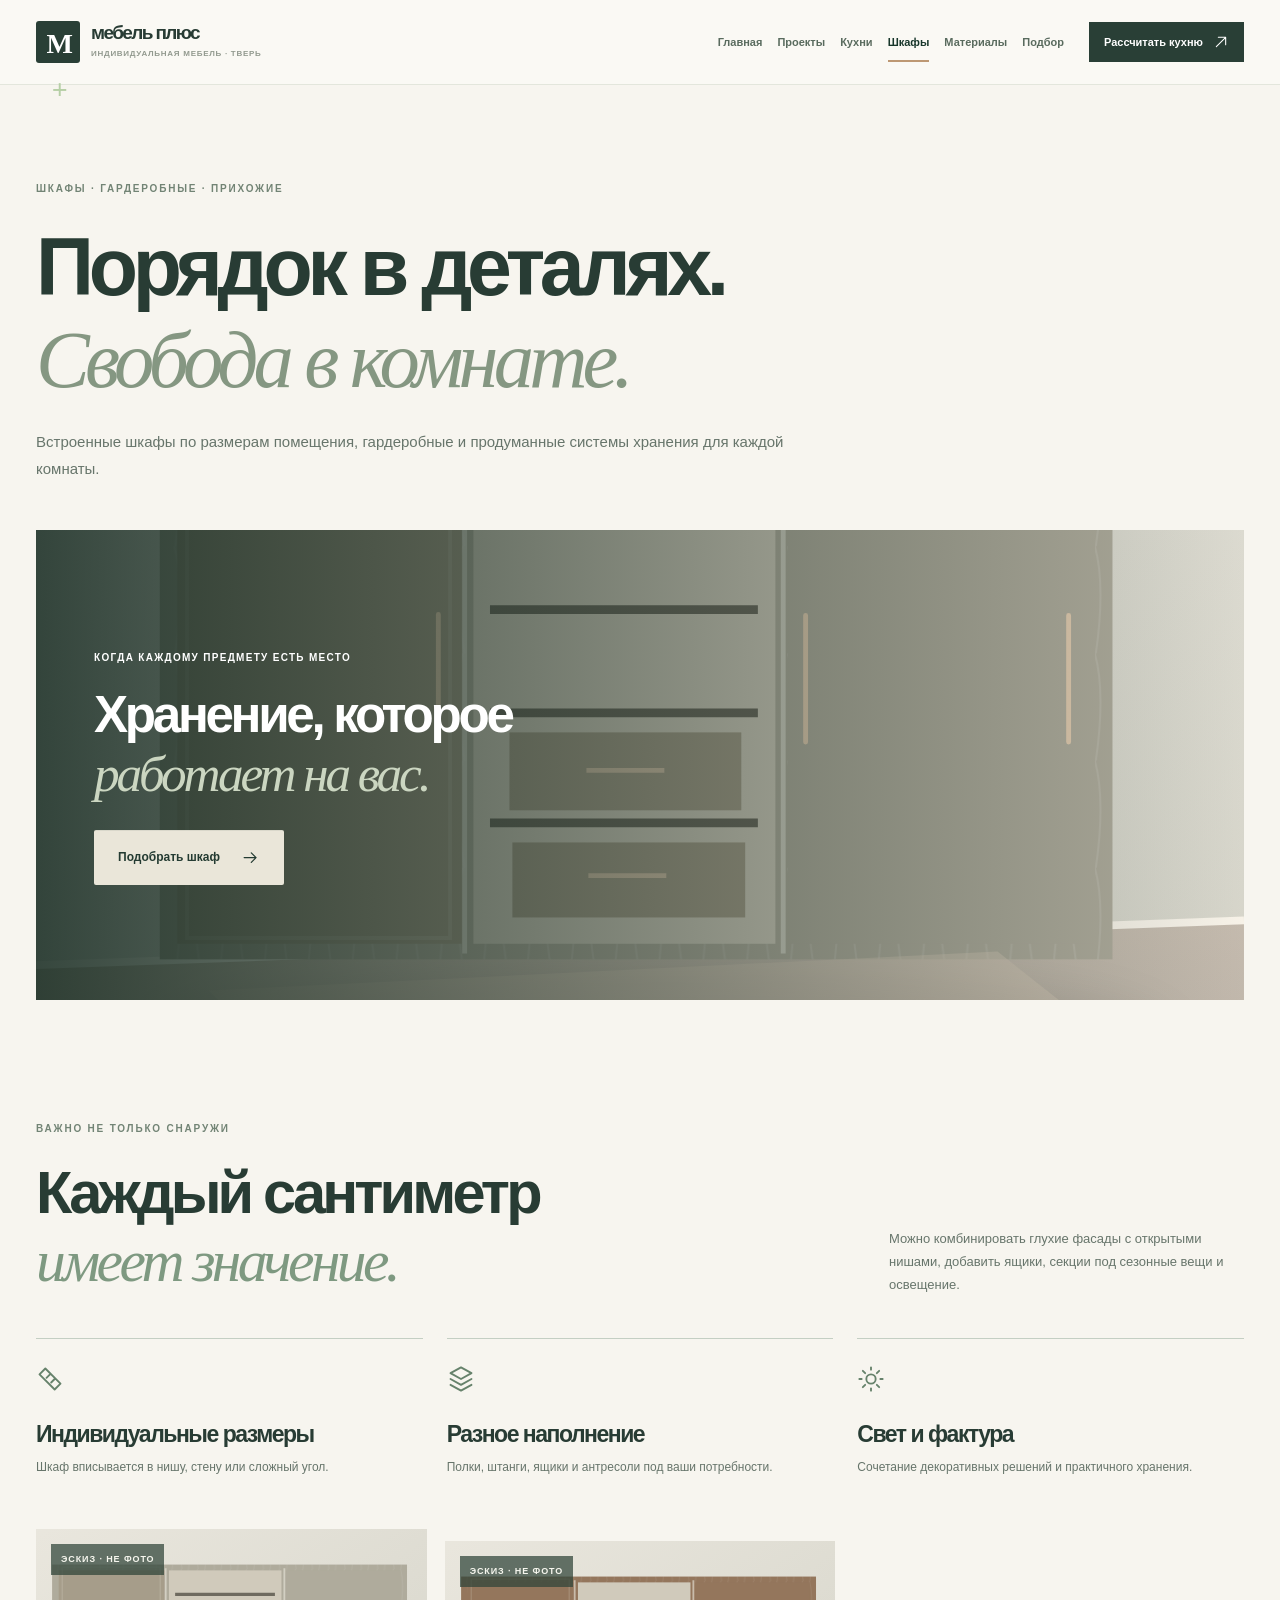
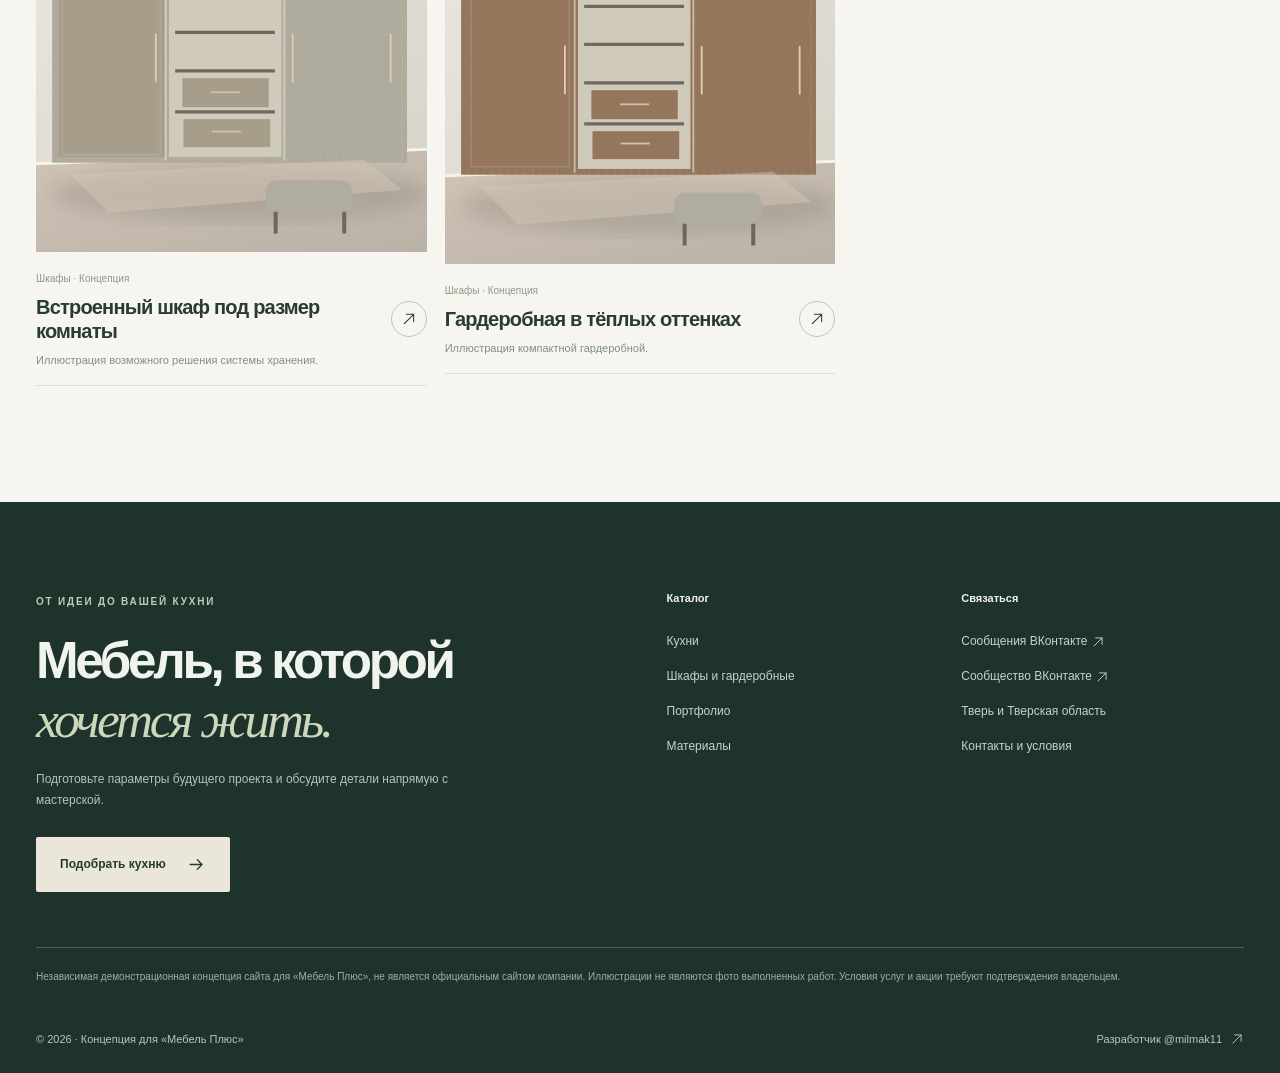
<file: preview-storage-offline.html>
<!doctype html><html lang="ru"><head><meta charset="utf-8"><meta name="viewport" content="width=device-width, initial-scale=1"><meta name="robots" content="noindex,nofollow,noarchive"><meta name="theme-color" content="#293F36"><meta name="description" content="Встроенные шкафы, гардеробные и системы хранения по индивидуальным размерам."><title>Шкафы и гардеробные на заказ — Мебель Плюс</title><link rel="icon" href="[data-uri]" type="image/svg+xml"><style>:root{--bg:#F7F5EF;--paper:#FFFCF7;--ink:#283C34;--forest:#293F36;--soft:#67756B;--muted:#89938A;--accent:#B4C5A5;--gold:#BD9873;--stroke:#DDDFD6;--sand:#ECE9DF;--serif:Georgia,'Times New Roman',serif;--sans:'Manrope','Inter',-apple-system,BlinkMacSystemFont,'Segoe UI',Arial,sans-serif;--ease:cubic-bezier(.22,1,.36,1)}*{box-sizing:border-box}html{scroll-behavior:smooth;scroll-padding-top:85px}body{background:var(--bg);color:var(--ink);margin:0;font-family:var(--sans);font-size:14px;line-height:1.65;-webkit-font-smoothing:antialiased;overflow-x:hidden}body.modal-open{overflow:hidden}a{text-decoration:none;color:inherit}button,input,textarea,select{font:inherit}button{cursor:pointer}img{width:100%;height:auto;display:block}h1,h2,h3,p{margin:0}h1,h2,h3{font-weight:600;letter-spacing:-.065em;line-height:1.14}h1{font-size:clamp(59px,6.3vw,103px)}h2{font-size:clamp(42px,4.65vw,76px)}h3{font-size:24px}h1 em,h2 em{font-family:var(--serif);font-weight:400;letter-spacing:-.06em;color:#7E9981}p{line-height:1.78;color:var(--soft)}.icon{width:19px;height:19px;display:block;flex-shrink:0}.wrap{width:min(1440px,calc(100% - 110px));margin-inline:auto}.section{padding:116px 0}.section.tight{padding-top:42px}.overline{display:inline-flex;align-items:center;gap:11px;font-size:10px;font-weight:850;color:#728475;letter-spacing:.18em;text-transform:uppercase;line-height:1.7}.overline.on-dark{color:#B8CFB3}.dot{width:7px;height:7px;border-radius:100%;background:#8FB28D;box-shadow:0 0 0 5px #A3C6A12B}.btn{display:inline-flex;align-items:center;justify-content:center;gap:21px;padding:17px 23px;font-size:12px;line-height:1.3;font-weight:800;border:1px solid transparent;border-radius:2px;white-space:nowrap;transition:background .2s,transform .25s var(--ease),color .2s,border-color .2s}.btn:hover{transform:translateY(-3px)}.btn-dark{background:var(--forest);color:#fff}.btn-dark:hover{background:#476257}.btn-cream{background:#EAE6D9;color:#243B32}.btn-cream:hover{background:#fff}.btn-outline{background:transparent;border-color:#BAC5B9;color:var(--forest)}.btn-outline:hover{background:#E6ECE5}.btn-outline-light{background:transparent;color:#fff;border-color:#B3C5B3}.btn-outline-light:hover{background:#F4F4EC;color:var(--forest)}.text-link{display:inline-flex;align-items:center;gap:16px;border-bottom:1px solid #A6B1A5;padding-bottom:7px;font-size:12px;font-weight:850;transition:gap .2s}.text-link:hover{gap:22px}.text-link .icon{width:17px;height:17px}.header{height:85px;background:#FAF9F4F5;backdrop-filter:blur(15px);position:sticky;top:0;z-index:100;border-bottom:1px solid #E3E6DC}.header-in{height:100%;display:flex;align-items:center;gap:25px}.logo{display:flex;align-items:center;gap:11px;flex-shrink:0}.logo-mark{height:42px;width:44px;display:grid;place-items:center;background:var(--forest);border-radius:3px;color:white;font-family:var(--serif);font-weight:700;font-size:28px;letter-spacing:-.12em}.logo-mark span{color:#B6CFA6}.logo b{display:block;font-size:19px;letter-spacing:-.085em;font-weight:850;line-height:1.1}.logo small{display:block;font-size:8px;letter-spacing:.09em;color:#929A8F;font-weight:850;margin-top:3px}.nav{display:flex;align-items:center;justify-content:center;gap:24px;margin-left:auto}.nav a{white-space:nowrap;font-size:11px;color:#596B5E;font-weight:700;transition:color .2s}.nav a:hover,.nav a.active{color:#17362A}.nav a.active{position:relative}.nav a.active:after{content:'';position:absolute;left:0;right:0;bottom:-11px;height:2px;background:var(--gold)}.nav .nav-contacts{display:none}.head-actions{display:flex;align-items:center;gap:10px}.header-cta{display:inline-flex;align-items:center;gap:10px;padding:11px 15px;background:var(--forest);color:white;font-weight:750;font-size:11px;white-space:nowrap}.header-cta .icon{width:16px;height:16px}.hamburger{display:none;border:0;background:none;color:var(--forest);padding:8px}.hero{background:linear-gradient(115deg,#F7F5EF,#ECEEE7);overflow:hidden}.hero-grid{padding:66px 0 61px;display:grid;grid-template-columns:1fr 1.06fr;gap:59px;min-height:674px;align-items:center}.hero-text h1{margin:29px 0 27px;white-space:nowrap}.hero-text p{font-size:15px;max-width:490px}.hero-btns{display:flex;align-items:center;gap:29px;flex-wrap:wrap;margin-top:32px}.hero-facts{display:flex;flex-wrap:wrap;gap:14px;margin-top:48px}.hero-facts div{display:flex;align-items:center;gap:6px;font-size:10px;font-weight:730;color:#597160}.hero-facts .icon{height:14px;width:14px}.hero-asterisk{display:block;color:#9BA59B;font-size:9px;margin-top:13px}.hero-image{position:relative;border-radius:3px 3px 73px 3px;overflow:hidden;aspect-ratio:1.08/1;background:#BCC4B8;box-shadow:0 20px 62px #2F46391C}.hero-image>img{height:100%;object-fit:cover;transition:transform 1s var(--ease)}.hero-image:hover>img{transform:scale(1.035)}.hero-overlay{position:absolute;bottom:33px;left:25px;background:#FFFCF1EE;backdrop-filter:blur(10px);padding:17px 23px 17px 17px;display:flex;align-items:center;gap:14px;min-width:253px;box-shadow:0 12px 30px #31443A28}.circle-deco{width:47px;height:47px;border-radius:50%;display:grid;place-items:center;background:#DCE9D8;font-size:32px;color:#6E8B6B}.hero-overlay strong{display:block;font-family:var(--serif);font-size:18px;line-height:1.1;font-weight:500}.hero-overlay small{display:block;font-size:10px;color:#6D8172;margin-top:5px}.hero-art-label{position:absolute;top:17px;right:17px;color:white;background:#283B34B6;padding:8px 10px;font-size:8px;letter-spacing:.08em;font-weight:850}.hero-strip{display:flex;gap:22px;align-items:center;justify-content:space-between;border-top:1px solid #CAD3C6;padding:25px 0 28px;color:#6E8475;font-size:10px;font-weight:800;letter-spacing:.13em}.hero-strip span:nth-child(even){color:#B79B7B;font-size:14px}.head-line{display:flex;align-items:end;justify-content:space-between;gap:45px;margin-bottom:42px}.head-line h2{margin-top:20px}.head-line p{max-width:355px;font-size:13px}.head-line .text-link{white-space:nowrap;margin-bottom:8px}.services-section{background:#FFFCF7}.service-grid{display:grid;grid-template-columns:1.23fr 1fr 1fr;gap:18px;grid-auto-rows:440px}.service-card{position:relative;display:block;overflow:hidden;background:#BCC4B8;isolation:isolate}.service-card:before{content:'';position:absolute;inset:25% 0 0;background:linear-gradient(0deg,#142C24DB,transparent);z-index:1}.service-card img{width:100%;height:100%;object-fit:cover;transition:transform .8s var(--ease)}.service-card:hover img{transform:scale(1.06)}.service-counter{position:absolute;top:23px;left:24px;color:white;z-index:2;font-size:10px;font-weight:850;letter-spacing:.16em}.service-content{display:flex;align-items:end;gap:12px;position:absolute;left:25px;right:25px;bottom:27px;z-index:2;color:white;flex-direction:column;align-items:start}.service-content strong{font-size:clamp(22px,2.6vw,32px);letter-spacing:-.055em;line-height:1.15}.service-content small{font-size:12px;line-height:1.55;color:#E2E9DC;max-width:270px}.service-content b{align-self:flex-end;border:1px solid #D7E8D5AA;border-radius:50%;width:38px;height:38px;display:grid;place-items:center;margin-top:-35px}.service-content b .icon{height:17px;width:17px}.story-section{background:var(--forest);color:white}.story-grid{display:grid;grid-template-columns:.84fr 1.16fr;gap:65px;align-items:center}.story-copy h2{margin:22px 0 26px}.story-copy h2 em{color:#D4D8BA}.story-copy p{color:#C0CFC3;font-size:13px;max-width:460px}.story-chips{display:flex;gap:9px;flex-wrap:wrap;margin:24px 0 34px}.story-chips span{font-size:9px;padding:9px 11px;border:1px solid #698172;color:#C9DBC7;font-weight:850;letter-spacing:.08em}.story-art{position:relative}.story-art img{height:520px;object-fit:cover}.story-art>span{position:absolute;left:18px;bottom:18px;font-size:9px;letter-spacing:.09em;padding:8px 12px;color:#F2F2ED;background:#1D352ABA}.project-section{background:#FAF8F2}.project-grid{display:grid;grid-template-columns:repeat(3,minmax(0,1fr));gap:18px}.project-card{border:0;padding:0;text-align:left;color:var(--ink);background:transparent;min-width:0;cursor:pointer}.project-img{height:auto;aspect-ratio:1.21;position:relative;overflow:hidden;background:#D5D7CC}.project-img img{width:100%;height:100%;object-fit:cover;transition:transform .65s var(--ease)}.project-card:hover .project-img img{transform:scale(1.055)}.project-tag{position:absolute;top:15px;left:15px;color:#F6F6EE;background:#2F4338B8;letter-spacing:.1em;font-size:9px;font-weight:850;padding:8px 10px}.card-info{padding:19px 0 17px;display:flex;gap:16px;align-items:center;justify-content:space-between;border-bottom:1px solid #D8DFD5}.card-info>span:first-child{display:flex;flex-direction:column;gap:8px;min-width:0}.card-info small{font-size:10px;color:#8A9A89}.card-info strong{font-size:20px;line-height:1.22;letter-spacing:-.04em}.card-info em{font-style:normal;font-size:11px;color:#809082;line-height:1.5}.circle-action{width:36px;height:36px;border-radius:50%;border:1px solid #B9C8B8;display:grid;place-items:center;flex-shrink:0;transition:background .2s}.project-card:hover .circle-action{background:#DDEADE}.circle-action .icon{width:16px;height:16px}.notice{font-size:10px;color:#8C988E;margin-top:21px}.fabric-section{background:#EBEEE7}.fabric-grid{display:grid;grid-template-columns:1fr 1fr;gap:100px;align-items:center}.fabric-grid h2{margin:22px 0}.fabric-grid p{max-width:460px;font-size:13px;margin-bottom:25px}.samples{display:grid;grid-template-columns:1fr 1fr;gap:10px}.sample{aspect-ratio:1.08;border-radius:1px;box-shadow:inset 0 0 0 1px #0001;position:relative}.sample span{position:absolute;left:15px;bottom:15px;font-size:9px;font-weight:850;letter-spacing:.08em;color:#273A32;background:#FFFFFFC8;padding:6px 9px}.sample-wood{background:repeating-linear-gradient(99deg,transparent 0 16px,#ffffff16 18px,#573D3220 20px),linear-gradient(130deg,#C8AE91,#86634B)}.sample-matte{background:linear-gradient(120deg,#E7E2D7,#A9B6A9)}.sample-ribbed{background:repeating-linear-gradient(90deg,#FFFFFF14 0 6px,#243F3022 7px 11px),linear-gradient(130deg,#B2BDA9,#6C7C70)}.sample-stone{background:linear-gradient(152deg,transparent 37%,#8A8D8459 37.3%,transparent 38%,transparent 62%,#92918742 62.3%,transparent 63%),linear-gradient(145deg,#F7F2E7,#C8CCC2)}.samples>small{grid-column:span 2;text-align:right;color:#89988B;font-size:10px}.steps-section{background:#FAF8F2}.steps{display:grid;grid-template-columns:repeat(4,1fr);gap:29px}.steps article{border-top:1px solid #BCCBBE;padding-top:24px}.step-icon{width:52px;height:52px;background:#E1EADC;display:grid;place-items:center;border-radius:50%;margin:10px 0 35px}.step-icon .icon{width:23px;height:23px;color:#47614F}.steps h3{font-size:18px;margin-bottom:10px}.steps p{font-size:12px}.bottom-cta{background:#263E34;color:#fff;padding:73px 0}.cta-grid{display:flex;justify-content:space-between;align-items:center;gap:40px}.cta-grid h2{margin:14px 0 15px}.cta-grid h2 em{color:#C9D4BA}.cta-grid p{color:#BED0BF;max-width:465px}.page-lead{padding:91px 0 48px}.page-lead h1{margin:23px 0;max-width:1040px}.page-lead h1 em{color:#859782}.page-lead>p{max-width:750px;font-size:15px}.filter-bar{display:flex;justify-content:space-between;align-items:center;gap:15px;margin:0 0 30px}.filters{display:flex;flex-wrap:wrap;gap:8px}.filter{border:1px solid #D2DED0;background:#E9EEE6;color:#526958;padding:12px 19px;font-size:11px;font-weight:850}.filter.active,.filter:hover{background:var(--forest);color:#fff}.filter-count{font-size:12px;color:#758578;white-space:nowrap}.project-grid-all{row-gap:46px}.project-card[hidden]{display:none!important}.category-hero{position:relative;min-height:460px;overflow:hidden;background:#BEC3B8}.category-hero>img{height:470px;object-fit:cover}.category-hero:after{content:'';position:absolute;inset:0;background:linear-gradient(90deg,#11261DD6 0,#11261D47 65%,transparent)}.category-hero>div{position:absolute;z-index:2;left:58px;top:50%;transform:translateY(-50%);color:#fff;max-width:570px}.category-hero>div>span{font-size:10px;letter-spacing:.13em;font-weight:850}.category-hero h2{font-size:clamp(36px,4vw,65px);margin:18px 0 27px}.category-hero h2 em{color:#CBD6C1}.types-grid{display:grid;grid-template-columns:repeat(3,1fr);gap:18px}.types-grid article{background:#EDF1E9;padding:28px}.type-illustration{font-family:var(--serif);font-size:100px;color:#7D9981;line-height:1.1;min-height:145px}.types-grid article h3{font-size:24px;margin:12px 0}.types-grid p{font-size:12px;min-height:42px}.types-grid a{display:inline-flex;gap:10px;align-items:center;margin-top:20px;font-weight:850;font-size:11px;border-bottom:1px solid;padding-bottom:6px}.types-grid a .icon{width:15px;height:15px}.light-section{background:#E9EEE7}.features-grid{display:grid;grid-template-columns:repeat(3,1fr);gap:24px;margin-bottom:50px}.features-grid article{border-top:1px solid #C4CFC3;padding-top:26px}.features-grid article>.icon{color:#66826B;width:28px;height:28px;margin-bottom:28px}.features-grid article h3{font-size:23px;margin-bottom:10px}.features-grid p{font-size:12px}.materials-layout{display:grid;grid-template-columns:1.08fr .92fr;align-items:center;gap:70px}.materials-showcase{position:relative}.materials-showcase img{aspect-ratio:1.18;object-fit:cover}.materials-showcase>span{position:absolute;left:14px;bottom:13px;background:#274035C9;color:#fff;font-size:9px;padding:8px 11px;letter-spacing:.1em}.materials-info h2{margin:16px 0 20px}.materials-info>p{font-size:13px}.material-switches{margin:25px 0;display:grid;gap:8px}.material-switch{padding:11px;display:flex;align-items:center;gap:15px;border:1px solid #D5DDD3;background:#F9F9F3;text-align:left;color:var(--ink)}.material-switch.active{background:#E2EBE0;border-color:#8EA993}.material-switch strong{display:block;font-size:12px}.material-switch small{display:block;color:#7D8A7D;font-size:10px;margin-top:3px}.mini-swatch{height:44px;width:52px;display:block}.m-matte{background:#CCD5C6}.m-wood{background:repeating-linear-gradient(100deg,#A0846F,#B59779 9px,#936F59 13px)}.m-fluted{background:repeating-linear-gradient(90deg,#8CA28B,#B0C2AD 6px,#78927D 10px)}.m-glass{background:linear-gradient(140deg,#BFCFCA,#547771)}.palette{display:grid;grid-template-columns:repeat(5,1fr);gap:14px}.palette>div{background:var(--c);height:180px;position:relative}.palette strong{position:absolute;left:14px;bottom:14px;font-size:11px;padding:5px 7px;background:#FFFFFFA9}.planner-intro h1{max-width:850px}.builder{display:grid;grid-template-columns:.95fr 1.05fr;background:#FFFCF7;border:1px solid #E1E4DA;box-shadow:0 22px 70px #293C2D12}.builder-preview{background:#E8EDE5;padding:35px;border-right:1px solid #D7E3D6}.builder-preview{align-self:stretch}.preview-head{display:flex;justify-content:space-between;gap:13px;color:#647D6B;font-size:10px;letter-spacing:.1em;font-weight:850;margin-bottom:24px}.preview-head span:last-child{background:#D4E2D2;padding:7px 10px;color:#3B624A}.builder-preview svg#liveSVG{width:100%;height:auto;display:block;box-shadow:0 15px 27px #273E2C16;background:#D5DCD0}.preview-details{display:flex;align-items:center;gap:13px;margin-top:21px}.preview-dot{width:39px;height:39px;background:#BDAA93;flex-shrink:0;border-radius:50%;border:3px solid white;box-shadow:0 0 0 1px #C1D0BF}.preview-details b{font-size:13px;display:block}.preview-details small{font-size:10px;color:#7A8E7E;display:block;margin-top:5px}.builder-preview>p{font-size:11px;margin:26px 0}.builder-note{padding-top:17px;border-top:1px solid #C4D4C4;display:flex;align-items:center;gap:9px;font-size:11px;font-weight:750;color:#52765B}.builder-note .icon{width:16px;height:16px}.builder-form{padding:33px 41px 43px}.builder-header h2{font-size:clamp(29px,2.7vw,43px);margin:12px 0 26px}.builder-form fieldset{border:0;margin:0 0 24px;padding:0;min-width:0}.builder-form legend,.field>label{display:block;font-size:12px;font-weight:850;margin-bottom:10px}.options{display:grid;gap:7px}.options.four{grid-template-columns:repeat(2,minmax(0,1fr))}.options.three{grid-template-columns:repeat(3,minmax(0,1fr))}.options.two{grid-template-columns:repeat(2,minmax(0,1fr))}.options label{position:relative;cursor:pointer;min-width:0}.options input{position:absolute;opacity:0;width:1px;height:1px}.options label span{display:flex;align-items:center;justify-content:center;padding:12px 7px;min-height:43px;border:1px solid #D4DDD2;background:#F7F8F3;color:#4B6453;font-size:11px;font-weight:750;text-align:center}.options input:checked+span{background:#E0ECD9;color:#315A3A;border-color:#8FA98F}.options input:focus-visible+span,.shades input:focus-visible+span{outline:3px solid #BC9A75;outline-offset:2px}.dims{display:grid;grid-template-columns:repeat(3,1fr);gap:9px}.dims label{font-size:10px;color:#708472;display:grid;gap:7px}.dims input,.field textarea{width:100%;border:1px solid #D0DCD0;background:#FAFBF8;padding:12px 10px;border-radius:1px;color:#294232;outline:none;min-width:0}.dims input:focus,.field textarea:focus{border-color:#8FAA95}.field-hint{font-size:10px;color:#9BAA9A;display:block;margin-top:7px}.shades{display:flex;flex-wrap:wrap;gap:8px}.shades label{display:grid;justify-items:center;gap:7px;position:relative;cursor:pointer;padding:8px 10px;border:1px solid #D8DDD3}.shades label:has(input:checked){background:#E8F0E4;border-color:#8AA88D}.shades input{position:absolute;opacity:0;width:1px;height:1px}.shades label span{height:39px;width:40px;background:var(--color);border-radius:2px;box-shadow:inset 0 0 0 1px #0000000A}.shades small{font-size:9px;font-weight:750}.checks{display:flex;gap:7px;flex-wrap:wrap}.checks label{font-size:11px;font-weight:650;background:#F0F2EC;padding:10px;display:flex;gap:5px;align-items:center;cursor:pointer}.checks input{accent-color:#67846A}.field{margin-bottom:23px}.field textarea{resize:vertical}.field>label small{font-weight:500;color:#7C927F}.upload{padding:17px;display:flex;align-items:center;gap:12px;border:1px dashed #A2BAA0;background:#F1F6EE;cursor:pointer}.upload .icon:first-child{color:#668668;width:25px;height:25px}.upload .icon:last-child{margin-left:auto}.upload strong{font-size:11px;display:block}.upload small{display:block;font-size:10px;color:#899A8A;margin-top:4px}.photos{display:flex;flex-wrap:wrap;gap:10px;margin-top:12px}.photos:empty{display:none}.photo-item{position:relative;width:84px}.photo-item img{width:84px;height:66px;object-fit:cover}.photo-item button{position:absolute;top:-7px;right:-7px;border:0;border-radius:50%;height:24px;width:24px;background:var(--forest);color:white;display:grid;place-items:center}.photo-item button .icon{width:14px;height:14px}.photo-item small{display:block;white-space:nowrap;overflow:hidden;text-overflow:ellipsis;font-size:9px}.builder-cta{padding-top:21px;border-top:1px solid #DCE5DA;display:grid;gap:10px}.builder-cta>p{font-size:11px}.builder-cta .btn{width:100%;justify-content:center}.builder-cta #requestStatus{font-size:11px;color:#41744D;min-height:20px;font-weight:700}.contact-grid{display:grid;grid-template-columns:1fr .85fr;gap:25px}.contact-main{background:var(--forest);padding:68px;color:white}.contact-main h2{font-size:clamp(36px,4vw,61px);margin:19px 0}.contact-main h2 em{color:#D7DFC9}.contact-main p{color:#C2D4C4;font-size:14px;max-width:490px}.contact-links{margin-top:35px;display:flex;gap:10px;flex-wrap:wrap}.btn-contact-ghost{border:1px solid #8BA38B;color:white}.contact-side{background:#E8ECE3}.contact-side img{height:295px;object-fit:cover}.contact-side>div{padding:25px 29px}.contact-side b{font-size:17px}.contact-side p{font-size:12px;margin:9px 0}.contact-side a{display:inline-flex;align-items:center;gap:8px;font-size:11px;font-weight:850;border-bottom:1px solid;margin-top:9px}.contact-side a .icon{width:15px;height:15px}.faq-section{background:#E9EEE7}.faq-grid{display:grid;grid-template-columns:.8fr 1.2fr;gap:90px}.faq-grid h2{margin-top:18px}.faq details{border-bottom:1px solid #C5D0C4}.faq details:first-child{border-top:1px solid #C5D0C4}.faq summary{list-style:none;padding:22px 0;cursor:pointer;display:flex;justify-content:space-between;gap:15px;font-size:13px;font-weight:800}.faq summary::-webkit-details-marker{display:none}.faq summary .icon{height:18px;width:18px;transition:transform .2s}.faq details[open] summary .icon{transform:rotate(45deg)}.faq details p{font-size:12px;margin-bottom:22px}.footer{background:#1E332B;color:#F1F4EC;padding-top:87px}.footer-grid{display:grid;grid-template-columns:1.6fr .65fr .8fr;gap:65px;padding-bottom:55px}.footer-grid h2{font-size:clamp(40px,4vw,66px);margin:20px 0}.footer-grid h2 em{color:#CDD7BC}.footer-grid p{font-size:12px;color:#B2C7B5;max-width:450px;margin-bottom:25px}.footer-links{display:flex;flex-direction:column;align-items:start;gap:15px}.footer-links>b{font-size:11px;margin-bottom:10px}.footer-links a,.footer-links>span{font-size:12px;color:#C5D4C5}.footer-links a:hover{color:white}.footer-links a .icon{display:inline-block;vertical-align:middle;height:14px;width:14px}.foot-legal{font-size:10px;color:#9CB29F;line-height:1.75;padding:20px 0;border-top:1px solid #496557}.foot-last{display:flex;justify-content:space-between;gap:10px;padding:25px 0;font-size:11px;color:#B8C8BA}.foot-last a{display:inline-flex;gap:8px;align-items:center}.foot-last a .icon{width:14px;height:14px}.bottom-mobile{display:none}.dialog{padding:0;border:0;background:#FCFAF4;color:var(--ink);width:min(900px,calc(100% - 32px));max-height:88vh;overflow:auto;box-shadow:0 22px 80px #0C20177A}.dialog::backdrop{background:#13281EBC;backdrop-filter:blur(6px)}.dialog-close{position:sticky;top:13px;left:calc(100% - 55px);z-index:4;display:grid;place-items:center;width:37px;height:37px;margin:13px 13px -50px auto;background:var(--forest);color:white;border:0;border-radius:50%}.dialog-close .icon{width:17px;height:17px}.dialog-layout{display:grid;grid-template-columns:1fr 1fr;min-height:445px}.dialog-layout img{height:100%;width:100%;object-fit:cover}.dialog-body{padding:53px 38px}.dialog-body h2{font-size:35px;margin:15px 0}.dialog-body p{font-size:13px;margin:10px 0 24px}.dialog-pills{display:flex;flex-wrap:wrap;gap:7px;margin-bottom:24px}.dialog-pills span{padding:8px 10px;font-size:10px;background:#E7ECE4;font-weight:750}.dialog-body>small{display:block;color:#8B9A8A;font-size:10px;margin-top:18px}.toast{position:fixed;right:22px;bottom:22px;background:#233B2E;color:white;font-size:12px;font-weight:750;padding:13px 17px;z-index:150;opacity:0;pointer-events:none;transform:translateY(14px);transition:opacity .2s,transform .2s}.toast.show{opacity:1;transform:none}:focus-visible{outline:3px solid #A8BD8C;outline-offset:3px}
@media(max-width:1350px){.wrap{width:calc(100% - 72px)}.nav{gap:15px}.hero-grid{gap:35px}.hero-text h1{font-size:clamp(50px,5.7vw,80px)}.service-grid{grid-auto-rows:380px}.fabric-grid{gap:65px}.story-grid{gap:42px}}
@media(max-width:1050px){.header{height:74px}.header-in{gap:15px}.nav{display:none;position:absolute;left:0;right:0;top:74px;padding:20px 36px 30px;flex-direction:column;align-items:stretch;gap:0;background:#FAF9F4;box-shadow:0 18px 26px #1A30231D}.nav.open{display:flex}.nav a{padding:12px;border-bottom:1px solid #E2E8DF;font-size:13px}.nav a.active:after{display:none}.nav .nav-contacts{display:block}.hamburger{display:grid;place-items:center}.head-actions{margin-left:auto}.hero-grid{grid-template-columns:1fr 1fr;min-height:570px;gap:24px}.hero-text h1{font-size:clamp(46px,5.65vw,62px)}.hero-text p{font-size:13px}.hero-facts{margin-top:22px}.service-grid{grid-auto-rows:320px;gap:11px}.service-content{left:17px;right:17px;bottom:20px}.service-content strong{font-size:23px}.service-content small{font-size:11px}.story-art img{height:410px}.project-grid{gap:12px}.card-info strong{font-size:17px}.materials-layout{gap:35px}.builder-preview{padding:23px}.builder-form{padding:27px}.contact-grid{gap:15px}.contact-main{padding:43px}.footer-grid{gap:35px}}
@media(max-width:790px){.wrap{width:calc(100% - 50px)}.hero-grid{grid-template-columns:1fr;gap:37px;padding:52px 0}.hero-text h1{font-size:clamp(55px,8.5vw,78px)}.hero-image{max-width:720px;width:100%;margin:0 auto;aspect-ratio:1.5}.hero-facts{margin-top:31px}.hero-strip{flex-wrap:wrap;gap:15px}.head-line{align-items:start;flex-direction:column;gap:15px}.head-line p{max-width:570px}.service-grid{grid-template-columns:1fr 1fr}.service-grid .featured{grid-column:span 2}.service-grid{grid-auto-rows:310px}.service-grid .featured{grid-row:span 1}.story-grid,.fabric-grid,.materials-layout,.faq-grid{grid-template-columns:1fr;gap:35px}.story-art img{height:auto;max-height:470px}.story-copy p{max-width:640px}.project-grid{grid-template-columns:1fr 1fr;gap:20px}.steps{grid-template-columns:1fr 1fr}.category-hero{min-height:350px}.category-hero>img{height:360px}.features-grid{grid-template-columns:1fr 1fr}.builder{grid-template-columns:1fr}.builder-preview{border-right:0;border-bottom:1px solid #D7E3D6}.builder-preview svg#liveSVG{max-width:600px;margin:0 auto}.contact-grid{grid-template-columns:1fr}.contact-side{display:grid;grid-template-columns:1fr 1fr;align-items:center}.contact-side img{height:100%}.contact-side>div{padding:35px}.footer-grid{grid-template-columns:1fr 1fr}.footer-grid>div:first-child{grid-column:span 2}.footer-grid h2{max-width:700px}}
@media(max-width:560px){html{scroll-padding-top:65px}.wrap{width:calc(100% - 32px)}.header{height:67px}.header-in{gap:8px}.logo-mark{width:35px;height:35px;font-size:22px}.logo b{font-size:16px}.logo small{font-size:7px}.head-actions .header-cta{display:none}.nav{top:67px;padding:15px 16px 25px}.section{padding:72px 0}.section.tight{padding-top:23px}.overline{font-size:9px}h1{font-size:clamp(44px,10.3vw,60px)}h2{font-size:clamp(36px,8.4vw,49px)}.hero-grid{padding:41px 0 33px;gap:28px}.hero-text h1{font-size:clamp(43px,10.8vw,59px);white-space:normal;margin:21px 0}.hero-text p{font-size:13px}.hero-btns{margin-top:24px;gap:21px}.hero-btns .btn{width:100%}.hero-facts{gap:10px;margin-top:24px}.hero-facts div{font-size:10px}.hero-image{aspect-ratio:1.19;border-radius:2px 2px 41px 2px}.hero-overlay{padding:11px;left:12px;bottom:22px;min-width:auto}.hero-overlay strong{font-size:14px}.hero-overlay small{font-size:9px}.circle-deco{width:38px;height:38px;font-size:26px}.hero-art-label{font-size:7px;top:9px;right:9px}.hero-strip{padding:16px 0;gap:10px;font-size:8px}.head-line{margin-bottom:25px}.head-line h2{margin-top:12px}.head-line p{font-size:12px}.service-grid{grid-template-columns:1fr;grid-auto-rows:310px}.service-grid .featured{grid-column:auto}.service-content strong{font-size:26px}.story-copy h2{margin:17px 0}.story-art img{max-height:340px}.project-grid{grid-template-columns:1fr}.project-img{aspect-ratio:1.29}.card-info strong{font-size:20px}.fabric-grid{gap:25px}.steps{gap:15px}.steps article{padding-top:18px}.step-icon{margin-bottom:22px}.steps h3{font-size:15px}.steps p{font-size:11px}.bottom-cta{padding:53px 0}.cta-grid{align-items:start;flex-direction:column;gap:20px}.page-lead{padding:60px 0 28px}.page-lead h1{font-size:clamp(43px,9.6vw,56px);margin:16px 0}.page-lead>p{font-size:12px}.filter-bar{align-items:start;flex-direction:column}.filters{gap:6px}.filter{padding:10px 11px;font-size:10px}.category-hero{min-height:335px}.category-hero>img{height:340px}.category-hero>div{left:22px;right:20px}.category-hero h2{font-size:38px}.types-grid,.features-grid{grid-template-columns:1fr;gap:12px}.types-grid article{padding:22px}.type-illustration{min-height:93px;font-size:83px}.features-grid article>.icon{margin-bottom:12px}.materials-info h2{font-size:41px}.palette{grid-template-columns:repeat(5,1fr);gap:4px}.palette>div{height:100px}.palette strong{left:3px;bottom:4px;padding:3px;font-size:8px}.builder-preview{padding:17px}.builder-form{padding:24px 16px}.builder-header h2{font-size:34px}.preview-head{font-size:8px}.preview-details b{font-size:12px}.options.three{grid-template-columns:repeat(3,1fr)}.options label span{font-size:10px}.dims{gap:5px}.dims input{padding:11px 7px}.shades{gap:5px}.shades label{padding:7px 8px}.shades label span{width:33px;height:33px}.shades small{font-size:8px}.builder-cta .btn{font-size:11px}.contact-main{padding:36px 22px}.contact-main h2{font-size:40px}.contact-links{gap:8px}.contact-links .btn{width:100%;font-size:11px}.contact-side{grid-template-columns:1fr}.contact-side img{height:230px}.faq-grid{gap:18px}.faq summary{font-size:12px}.footer{padding-top:60px}.footer-grid{gap:30px}.footer-grid h2{font-size:41px}.footer-links a{font-size:11px}.foot-last{flex-direction:column;align-items:start;padding-bottom:88px}.bottom-mobile{position:fixed;display:block;bottom:0;left:0;right:0;z-index:80;background:#F6F8F2F2;padding:10px 16px max(10px,env(safe-area-inset-bottom));box-shadow:0 -6px 20px #1C322116;backdrop-filter:blur(12px)}.bottom-mobile a{display:flex;align-items:center;justify-content:center;gap:10px;background:var(--forest);color:#fff;padding:13px;font-size:11px;font-weight:850}.bottom-mobile a .icon{width:16px;height:16px}.dialog-layout{grid-template-columns:1fr}.dialog-layout img{height:235px}.dialog-body{padding:25px 20px}.dialog-body h2{font-size:28px}}
@media(max-width:360px){.wrap{width:calc(100% - 26px)}.hero-text h1{font-size:42px}.logo b{font-size:15px}.logo small{font-size:6px}.hero-art-label{font-size:6px}.hero-overlay{gap:7px}.hero-overlay strong{font-size:12px}.hero-facts{margin-top:16px}.category-hero h2{font-size:33px}.builder-form{padding:21px 12px}.shades label{padding:6px}.shades label span{width:29px;height:29px}.shades small{font-size:7px}.options label span{font-size:9px}.steps{gap:9px}}
@media(prefers-reduced-motion:reduce){*,*:before,*:after{scroll-behavior:auto!important;transition:none!important;animation:none!important}}
</style></head><body data-page="storage.html"><header class="header" id="top"><div class="wrap header-in"><a class="logo" href="index.html" aria-label="Мебель Плюс — главная"><span class="logo-mark">М<span>+</span></span><span><b>мебель плюс</b><small>ИНДИВИДУАЛЬНАЯ МЕБЕЛЬ · ТВЕРЬ</small></span></a><nav class="nav" id="mainNav" aria-label="Главное меню"><a href="index.html" class="">Главная</a><a href="projects.html" class="">Проекты</a><a href="kitchens.html" class="">Кухни</a><a href="storage.html" class="active">Шкафы</a><a href="materials.html" class="">Материалы</a><a href="planner.html" class="">Подбор</a><a href="contacts.html" class="nav-contacts">Контакты</a></nav><div class="head-actions"><a class="header-cta" href="planner.html">Рассчитать кухню <svg class="icon" viewBox="0 0 24 24" fill="none" stroke="currentColor" stroke-width="1.6" stroke-linecap="round" stroke-linejoin="round" aria-hidden="true"><path d="M5 19 19 5M8 5h11v11"/></svg></a><button class="hamburger" id="menuToggle" type="button" aria-label="Открыть меню" aria-controls="mainNav" aria-expanded="false"><svg class="icon" viewBox="0 0 24 24" fill="none" stroke="currentColor" stroke-width="1.6" stroke-linecap="round" stroke-linejoin="round" aria-hidden="true"><path d="M4 7h16M4 12h16M4 17h16"/></svg></button></div></div></header><main id="main"><section class="page-lead wrap"><span class="overline">ШКАФЫ · ГАРДЕРОБНЫЕ · ПРИХОЖИЕ</span><h1>Порядок в деталях.<br><em>Свобода в комнате.</em></h1><p>Встроенные шкафы по размерам помещения, гардеробные и продуманные системы хранения для каждой комнаты.</p></section><div class="wrap category-hero storage-hero"><img src="[data-uri]" alt="Авторская иллюстрация системы хранения"><div><span>КОГДА КАЖДОМУ ПРЕДМЕТУ ЕСТЬ МЕСТО</span><h2>Хранение, которое<br><em>работает на вас.</em></h2><a href="planner.html?kind=Шкаф" class="btn btn-cream">Подобрать шкаф <svg class="icon" viewBox="0 0 24 24" fill="none" stroke="currentColor" stroke-width="1.6" stroke-linecap="round" stroke-linejoin="round" aria-hidden="true"><path d="M4 12h15m-6-6 6 6-6 6"/></svg></a></div></div><section class="section"><div class="wrap"><div class="head-line"><div><span class="overline">ВАЖНО НЕ ТОЛЬКО СНАРУЖИ</span><h2>Каждый сантиметр<br><em>имеет значение.</em></h2></div><p>Можно комбинировать глухие фасады с открытыми нишами, добавить ящики, секции под сезонные вещи и освещение.</p></div><div class="features-grid"><article><svg class="icon" viewBox="0 0 24 24" fill="none" stroke="currentColor" stroke-width="1.6" stroke-linecap="round" stroke-linejoin="round" aria-hidden="true"><path d="m3 8 5-5 13 13-5 5L3 8Zm6 3 3-3m1 7 3-3"/></svg><h3>Индивидуальные размеры</h3><p>Шкаф вписывается в нишу, стену или сложный угол.</p></article><article><svg class="icon" viewBox="0 0 24 24" fill="none" stroke="currentColor" stroke-width="1.6" stroke-linecap="round" stroke-linejoin="round" aria-hidden="true"><path d="m12 2 9 5-9 5-9-5 9-5Zm-9 10 9 5 9-5M3 17l9 5 9-5"/></svg><h3>Разное наполнение</h3><p>Полки, штанги, ящики и антресоли под ваши потребности.</p></article><article><svg class="icon" viewBox="0 0 24 24" fill="none" stroke="currentColor" stroke-width="1.6" stroke-linecap="round" stroke-linejoin="round" aria-hidden="true"><circle cx="12" cy="12" r="4"/><path d="M12 2v2M12 20v2M2 12h2M20 12h2M5 5l2 2m10 10 2 2M19 5l-2 2M7 17l-2 2"/></svg><h3>Свет и фактура</h3><p>Сочетание декоративных решений и практичного хранения.</p></article></div><div class="project-grid"><button type="button" class="project-card" data-project="wardrobe"><div class="project-img"><img src="[data-uri]" alt="Авторский демонстрационный эскиз: Встроенный шкаф под размер комнаты"><span class="project-tag">ЭСКИЗ · НЕ ФОТО</span></div><span class="card-info"><span><small>Шкафы · Концепция</small><strong>Встроенный шкаф под размер комнаты</strong><em>Иллюстрация возможного решения системы хранения.</em></span><span class="circle-action"><svg class="icon" viewBox="0 0 24 24" fill="none" stroke="currentColor" stroke-width="1.6" stroke-linecap="round" stroke-linejoin="round" aria-hidden="true"><path d="M5 19 19 5M8 5h11v11"/></svg></span></span></button><button type="button" class="project-card" data-project="wardrobe-warm"><div class="project-img"><img src="[data-uri]" alt="Авторский демонстрационный эскиз: Гардеробная в тёплых оттенках"><span class="project-tag">ЭСКИЗ · НЕ ФОТО</span></div><span class="card-info"><span><small>Шкафы · Концепция</small><strong>Гардеробная в тёплых оттенках</strong><em>Иллюстрация компактной гардеробной.</em></span><span class="circle-action"><svg class="icon" viewBox="0 0 24 24" fill="none" stroke="currentColor" stroke-width="1.6" stroke-linecap="round" stroke-linejoin="round" aria-hidden="true"><path d="M5 19 19 5M8 5h11v11"/></svg></span></span></button></div></div></section></main><footer class="footer"><div class="wrap"><div class="footer-grid"><div><span class="overline on-dark">ОТ ИДЕИ ДО ВАШЕЙ КУХНИ</span><h2>Мебель, в которой<br><em>хочется жить.</em></h2><p>Подготовьте параметры будущего проекта и обсудите детали напрямую с мастерской.</p><a class="btn btn-cream" href="planner.html">Подобрать кухню <svg class="icon" viewBox="0 0 24 24" fill="none" stroke="currentColor" stroke-width="1.6" stroke-linecap="round" stroke-linejoin="round" aria-hidden="true"><path d="M4 12h15m-6-6 6 6-6 6"/></svg></a></div><div class="footer-links"><b>Каталог</b><a href="kitchens.html">Кухни</a><a href="storage.html">Шкафы и гардеробные</a><a href="projects.html">Портфолио</a><a href="materials.html">Материалы</a></div><div class="footer-links"><b>Связаться</b><a href="https://vk.me/mebelnazakaz70" target="_blank" rel="noopener noreferrer">Сообщения ВКонтакте <svg class="icon" viewBox="0 0 24 24" fill="none" stroke="currentColor" stroke-width="1.6" stroke-linecap="round" stroke-linejoin="round" aria-hidden="true"><path d="M5 19 19 5M8 5h11v11"/></svg></a><a href="https://vk.com/mebelnazakaz70" target="_blank" rel="noopener noreferrer">Сообщество ВКонтакте <svg class="icon" viewBox="0 0 24 24" fill="none" stroke="currentColor" stroke-width="1.6" stroke-linecap="round" stroke-linejoin="round" aria-hidden="true"><path d="M5 19 19 5M8 5h11v11"/></svg></a><span>Тверь и Тверская область</span><a href="contacts.html">Контакты и условия</a></div></div><div class="foot-legal">Независимая демонстрационная концепция сайта для «Мебель Плюс», не является официальным сайтом компании. Иллюстрации не являются фото выполненных работ. Условия услуг и акции требуют подтверждения владельцем.</div><div class="foot-last"><span>© 2026 · Концепция для «Мебель Плюс»</span><a href="https://t.me/milmak11" target="_blank" rel="noopener noreferrer">Разработчик @milmak11 <svg class="icon" viewBox="0 0 24 24" fill="none" stroke="currentColor" stroke-width="1.6" stroke-linecap="round" stroke-linejoin="round" aria-hidden="true"><path d="M5 19 19 5M8 5h11v11"/></svg></a></div></div></footer><div class="bottom-mobile"><a href="planner.html"><svg class="icon" viewBox="0 0 24 24" fill="none" stroke="currentColor" stroke-width="1.6" stroke-linecap="round" stroke-linejoin="round" aria-hidden="true"><path d="m3 8 5-5 13 13-5 5L3 8Zm6 3 3-3m1 7 3-3"/></svg> Рассчитать мой проект <svg class="icon" viewBox="0 0 24 24" fill="none" stroke="currentColor" stroke-width="1.6" stroke-linecap="round" stroke-linejoin="round" aria-hidden="true"><path d="M4 12h15m-6-6 6 6-6 6"/></svg></a></div><dialog id="projectDialog" class="dialog"><button type="button" class="dialog-close" id="dialogClose" aria-label="Закрыть"><svg class="icon" viewBox="0 0 24 24" fill="none" stroke="currentColor" stroke-width="1.6" stroke-linecap="round" stroke-linejoin="round" aria-hidden="true"><path d="M5 5l14 14M19 5 5 19"/></svg></button><div id="dialogInside"></div></dialog><div id="toast" class="toast" role="status" aria-live="polite"></div><script>window.MPLUS_PROJECTS=[{"id": "kitchen-textures", "title": "Три фактуры в одной кухне", "category": "Кухни", "date": "18 ноября 2026", "color": "#736456", "wood": "#806251", "surface": "#F3F1E7", "style": "fluted", "kind": "kitchen", "caption": "Гладкие верхние фасады, рифлёная поверхность и тёплый коричневый нижний ряд.", "details": "Сочетание гладких и вертикально-рифлёных верхних фасадов, коричневых нижних модулей, светлой столешницы и фартука под мрамор.", "tags": ["Рифлёные фасады", "Тёплая палитра", "Мраморная фактура"]}, {"id": "kitchen-contrast", "title": "Контрастная кухня с тёмной столешницей", "category": "Кухни", "date": "16 ноября 2026", "color": "#68645F", "wood": "#68645F", "surface": "#302F2F", "style": "minimal", "kind": "kitchen", "caption": "Светлая рабочая зона и выразительная тёмная поверхность.", "details": "Светлые фасады и фартук, тёмная столешница под мрамор и серо-коричневые нижние шкафы.", "tags": ["Светлые верхние фасады", "Тёмный камень", "Встроенная техника"]}, {"id": "kitchen-white", "title": "Светлая кухня с витриной", "category": "Кухни", "date": "15 ноября 2026", "color": "#D5D0C4", "wood": "#C9C7BD", "surface": "#DBD6CD", "style": "glass", "kind": "kitchen", "caption": "Белые фасады и витрина с мягкой подсветкой.", "details": "Светлая кухня со встроенной техникой, стеклянной витриной и подсветкой как интерьерным акцентом.", "tags": ["Белые фасады", "Витрина", "Подсветка"]}, {"id": "kitchen-classic", "title": "Графичная кухня с рамочными фасадами", "category": "Кухни", "date": "11 ноября 2026", "color": "#E2DFD8", "wood": "#706F68", "surface": "#3D3E3B", "style": "frames", "kind": "kitchen", "caption": "Рамочные белые фасады и глубокая тёмная рабочая зона.", "details": "Контрастное сочетание белых рамочных фасадов, тёмного фартука и столешницы.", "tags": ["Рамочные фасады", "Тёмная рабочая зона", "Контраст"]}, {"id": "wardrobe", "title": "Встроенный шкаф под размер комнаты", "category": "Шкафы", "date": "Концепция", "color": "#AFAB9C", "wood": "#A69D8A", "surface": "#D3D4CD", "style": "minimal", "kind": "storage", "caption": "Иллюстрация возможного решения системы хранения.", "details": "Демонстрационный вариант шкафа с секциями хранения, антресолью и сочетанием гладких фасадов с открытыми полками.", "tags": ["Шкаф до потолка", "Хранение", "Индивидуальные размеры"]}, {"id": "wardrobe-warm", "title": "Гардеробная в тёплых оттенках", "category": "Шкафы", "date": "Концепция", "color": "#94765C", "wood": "#94765C", "surface": "#E0DAD0", "style": "minimal", "kind": "storage", "caption": "Иллюстрация компактной гардеробной.", "details": "Демонстрационная композиция гардеробной с открытыми секциями, штангами и выдвижными ящиками.", "tags": ["Гардеробная", "Древесная фактура", "Полки и ящики"]}];</script><script>window.SCENE_DATA={"wardrobe-warm.svg":"[data-uri]","hero.svg":"[data-uri]","kitchen-textures.svg":"[data-uri]","kitchen-white.svg":"[data-uri]","kitchen-contrast.svg":"[data-uri]","wardrobe.svg":"[data-uri]","materials.svg":"[data-uri]","kitchen-classic.svg":"[data-uri]","designer.svg":"[data-uri]"};
(()=>{'use strict';
const qs=(s,el=document)=>el.querySelector(s),qsa=(s,el=document)=>[...el.querySelectorAll(s)],data=window.MPLUS_PROJECTS||[];
const nav=qs('#mainNav'),menu=qs('#menuToggle');menu?.addEventListener('click',()=>{const on=nav.classList.toggle('open');menu.setAttribute('aria-expanded',String(on));menu.setAttribute('aria-label',on?'Закрыть меню':'Открыть меню')});qsa('.nav a').forEach(a=>a.addEventListener('click',()=>{nav?.classList.remove('open');menu?.setAttribute('aria-expanded','false')}));document.addEventListener('keydown',e=>{if(e.key==='Escape')nav?.classList.remove('open')});
const toast=qs('#toast');let timer;function notify(s){toast.textContent=s;toast.classList.add('show');clearTimeout(timer);timer=setTimeout(()=>toast.classList.remove('show'),3600)}
const scene=(filename)=>window.SCENE_DATA?.[filename]||'assets/scenes/'+filename;
const escape=(s)=>String(s||'').replaceAll('&','&amp;').replaceAll('<','&lt;').replaceAll('>','&gt;').replaceAll('"','&quot;');
const dialog=qs('#projectDialog');let current=null;
function openProject(id){const p=data.find(x=>x.id===id);if(!p)return;current=p;const html=`<div class="dialog-layout"><img src="${scene(p.id+'.svg')}" alt="Демонстрационный эскиз: ${escape(p.title)}"><div class="dialog-body"><span class="overline">${escape(p.category)} · ${escape(p.date)}</span><h2>${escape(p.title)}</h2><p>${escape(p.details)}</p><div class="dialog-pills">${p.tags.map(t=>`<span>${escape(t)}</span>`).join('')}</div><a href="planner.html?kind=${encodeURIComponent(p.kind==='storage'?'Шкаф':'Кухня')}" class="btn btn-dark">Хочу похожее решение <svg class="icon" viewBox="0 0 24 24" fill="none" stroke="currentColor" stroke-width="1.6"><path d="M4 12h15m-6-6 6 6-6 6"/></svg></a><small>${p.date==='Концепция'?'Этот проект создан как демонстрационная концепция.':'Описание основано на публикации компании.'} Иллюстрация не является фотографией выполненного заказа.</small></div></div>`;qs('#dialogInside').innerHTML=html;dialog.showModal();document.body.classList.add('modal-open')}
document.addEventListener('click',e=>{const b=e.target.closest('[data-project]');if(b)openProject(b.dataset.project)});qs('#dialogClose')?.addEventListener('click',()=>dialog.close());dialog?.addEventListener('click',e=>{if(e.target===dialog)dialog.close()});dialog?.addEventListener('close',()=>document.body.classList.remove('modal-open'));
qsa('[data-filter]').forEach(btn=>btn.addEventListener('click',()=>{const filter=btn.dataset.filter;qsa('[data-filter]').forEach(b=>{b.classList.toggle('active',b===btn);b.setAttribute('aria-pressed',String(b===btn))});const cards=qsa('#projectsGrid .project-card');let count=0;cards.forEach(c=>{const p=data.find(p=>p.id===c.dataset.project);const hidden=filter!=='all'&&p?.category!==filter;c.hidden=hidden;if(!hidden)count++});const t=qs('#projectCount');if(t)t.textContent=count+' '+(count===1?'проект':count>=2&&count<=4?'проекта':'проектов')}));
const matBtns=qsa('[data-finish]'),matHero=qs('#materialHero');const sources={matte:'assets/scenes/materials.svg',wood:'assets/scenes/kitchen-textures.svg',fluted:'assets/scenes/kitchen-textures.svg',glass:'assets/scenes/kitchen-white.svg'};matBtns.forEach(b=>b.addEventListener('click',()=>{matBtns.forEach(x=>{x.classList.toggle('active',x===b);x.setAttribute('aria-pressed',String(x===b))});if(matHero)matHero.src=scene(sources[b.dataset.finish].split('/').pop())}));
const form=qs('#builderForm');if(!form)return;
const params=new URLSearchParams(location.search);const byName=name=>qs(`input[name="${name}"]:checked`,form)?.value||'';
for(const [key,value] of [['kind',params.get('kind')],['shape',params.get('shape')]]){const found=qsa(`input[name="${key}"]`,form).find(x=>x.value===value);if(found)found.checked=true}
const shades={'Молочный':'#E2DDD2','Песочный':'#BDAA93','Древесный':'#95765F','Шалфей':'#6D8174','Графит':'#3D4C45'};
const photos=[],photoList=qs('#photoList'),photoEl=qs('#photos');const fields={width:qs('#width'),height:qs('#height'),depth:qs('#depth'),notes:qs('#notes')};
function state(){return {kind:byName('kind'),shape:byName('shape'),material:byName('material'),finish:byName('finish'),shade:byName('shade'),width:fields.width.value,height:fields.height.value,depth:fields.depth.value,extras:qsa('input[name="extra"]:checked',form).map(e=>e.value),notes:fields.notes.value.trim()}}
function preview(){const s=state(),c=shades[s.shade]||'#BDAA93';qs('#cabinetBottom').setAttribute('fill',c);qs('#cabinetTop').setAttribute('fill',s.shade==='Графит'?'#9EA9A0':s.shade==='Древесный'?'#D1B9A2':'#E1DCD1');qs('#previewDot').style.backgroundColor=c;qs('#previewName').textContent=s.kind;qs('#previewLabel').textContent=`${s.kind} · ${s.material} · ${s.shade.toLowerCase()}`;qs('#previewMeasurements').textContent=`Ширина ${s.width||'—'} см · высота ${s.height||'—'} см · глубина ${s.depth||'—'} см`;qs('#livePattern').style.display=['Древесная','Рифлёная'].includes(s.finish)?'':'none';qs('#livePattern rect').setAttribute('fill',s.finish==='Древесная'?'url(#liveWood)':'url(#liveFlute)');qs('#liveGlass').style.display=s.finish==='Стекло'?'':'none';qs('#liveLight').style.display=s.extras.includes('Подсветка')?'':'none';qs('#liveHandles').style.display=s.extras.includes('Без ручек')?'none':'';qs('#extraCorner').setAttribute('d',s.shape==='Угловая'?'M74 399h472v6H74Z':s.shape==='П-образная'?'M74 395h472v11H74Z':'M74 402h472v0H74Z');qs('#counter').setAttribute('fill',s.shade==='Графит'?'#313F38':'#E8E5DB')}
form.addEventListener('input',preview);form.addEventListener('change',preview);
function message(){const s=state();return ['Здравствуйте! Хочу получить предварительный расчёт мебели и уточнить условия бесплатного 3D-проекта.','',`Изделие: ${s.kind}`,`Планировка: ${s.shape}`,`Ширина: ${s.width||'уточню'} см`, `Высота: ${s.height||'уточню'} см`,`Глубина: ${s.depth||'уточню'} см`,`Материал фасадов: ${s.material}`,`Фактура: ${s.finish}`,`Цвет: ${s.shade}`,`Дополнительно: ${s.extras.length?s.extras.join(', '):'не выбрано'}`,`Мои пожелания: ${s.notes||'пока нет'}`,`Фотографии: ${photos.length} (прикреплю отдельно в чате)`,'','Подскажите, пожалуйста, ориентировочную стоимость и условия замера в Твери.'].join('\n')}
async function copy(str){if(navigator.clipboard?.writeText)try{await navigator.clipboard.writeText(str);return true}catch(e){}const t=document.createElement('textarea');t.value=str;t.style.cssText='position:fixed;left:-10000px;top:0';document.body.append(t);t.select();let ok=false;try{ok=document.execCommand('copy')}catch(e){}t.remove();return ok}
form.addEventListener('submit',async e=>{e.preventDefault();for(const [name,min,max] of [['width',40,2000],['height',40,500],['depth',20,200]]){const input=fields[name],value=Number(input.value);if(!input.value||!Number.isFinite(value)||value<min||value>max){qs('#requestStatus').textContent=`Укажите корректный размер «${name==='width'?'ширина':name==='height'?'высота':'глубина'}» от ${min} до ${max} см.`;input.focus();return}}const str=message();let ok=await copy(str);qs('#requestStatus').textContent=ok?'Заявка скопирована. Теперь откройте VK и вставьте сообщение.':'Автокопирование недоступно: откройте и скопируйте текст вручную.';notify(ok?'Заявка скопирована!':'Проверьте разрешение на копирование');if(!ok)window.prompt('Скопируйте запрос в VK:',str)});
function drawFiles(){photoList.replaceChildren();photos.forEach((p,i)=>{const div=document.createElement('div');div.className='photo-item';const img=document.createElement('img');img.src=p.url;img.alt='Фотография '+p.file.name;const btn=document.createElement('button');btn.type='button';btn.setAttribute('aria-label','Удалить '+p.file.name);btn.innerHTML='<svg class="icon" viewBox="0 0 24 24" fill="none" stroke="currentColor" stroke-width="1.7"><path d="M5 5l14 14M19 5 5 19"/></svg>';btn.addEventListener('click',()=>{URL.revokeObjectURL(p.url);photos.splice(i,1);drawFiles()});const label=document.createElement('small');label.textContent=p.file.name;div.append(img,btn,label);photoList.append(div)})}
photoEl.addEventListener('change',e=>{let bad=0;for(const file of [...(e.target.files||[])]){if(photos.length>=3){bad++;break}if(!['image/jpeg','image/png','image/webp'].includes(file.type)||file.size>7*1024*1024||file.size<=0){bad++;continue}photos.push({file,url:URL.createObjectURL(file)})}photoEl.value='';drawFiles();if(bad)notify('Можно выбрать до трёх фото JPG, PNG или WebP до 7 МБ')});preview();
})();
</script></body></html>
</file>
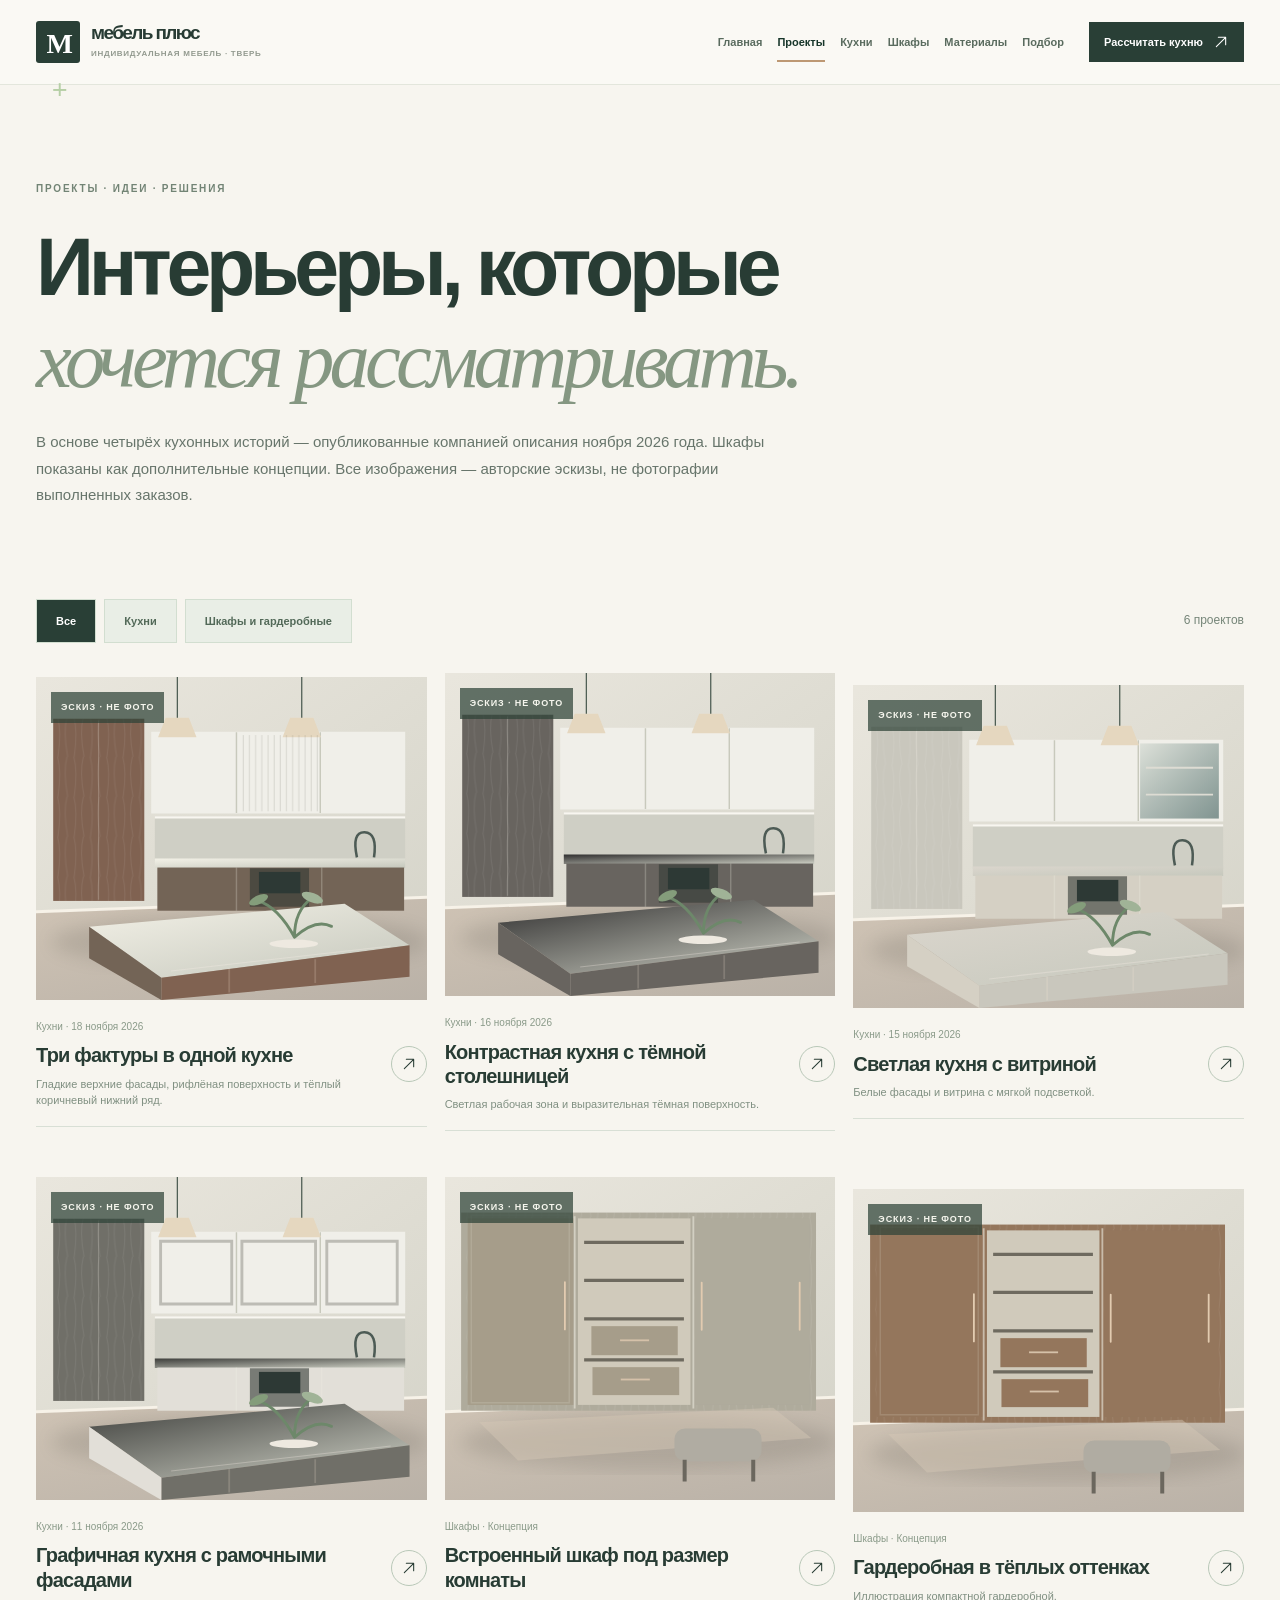
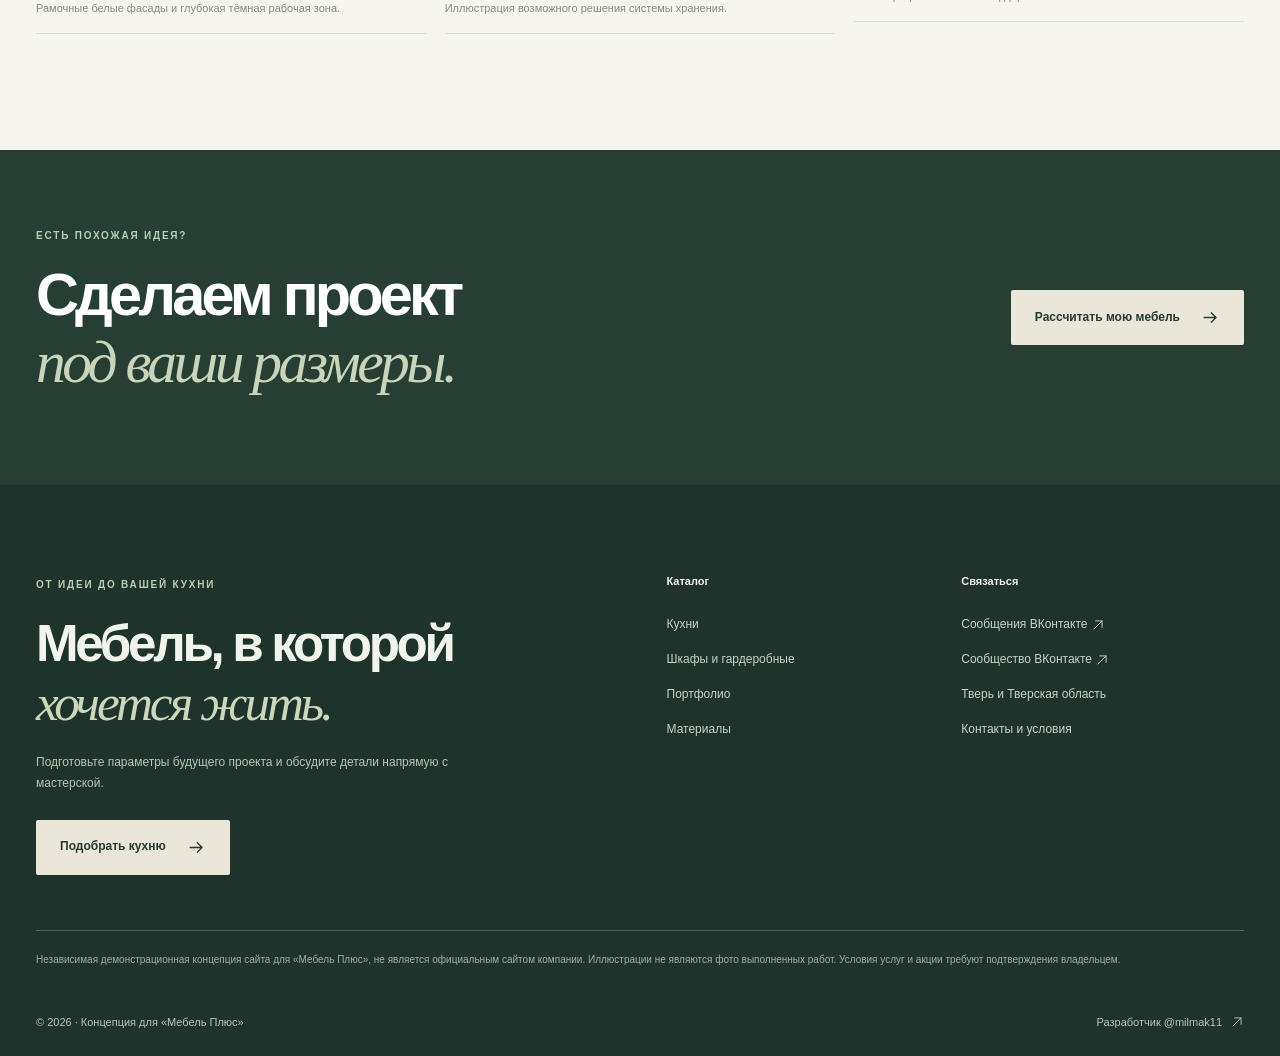
<file: projects.html>
<!doctype html><html lang="ru"><head><meta charset="utf-8"><meta name="viewport" content="width=device-width, initial-scale=1"><meta name="robots" content="noindex,nofollow,noarchive"><meta name="theme-color" content="#293F36"><meta name="description" content="Ноябрьские мебельные идеи, кухонные проекты и демонстрационные решения хранения."><title>Проекты и идеи — Мебель Плюс</title><link rel="icon" href="assets/favicon.svg" type="image/svg+xml"><link rel="stylesheet" href="assets/style.css"></head><body data-page="projects.html"><header class="header" id="top"><div class="wrap header-in"><a class="logo" href="index.html" aria-label="Мебель Плюс — главная"><span class="logo-mark">М<span>+</span></span><span><b>мебель плюс</b><small>ИНДИВИДУАЛЬНАЯ МЕБЕЛЬ · ТВЕРЬ</small></span></a><nav class="nav" id="mainNav" aria-label="Главное меню"><a href="index.html" class="">Главная</a><a href="projects.html" class="active">Проекты</a><a href="kitchens.html" class="">Кухни</a><a href="storage.html" class="">Шкафы</a><a href="materials.html" class="">Материалы</a><a href="planner.html" class="">Подбор</a><a href="contacts.html" class="nav-contacts">Контакты</a></nav><div class="head-actions"><a class="header-cta" href="planner.html">Рассчитать кухню <svg class="icon" viewBox="0 0 24 24" fill="none" stroke="currentColor" stroke-width="1.6" stroke-linecap="round" stroke-linejoin="round" aria-hidden="true"><path d="M5 19 19 5M8 5h11v11"/></svg></a><button class="hamburger" id="menuToggle" type="button" aria-label="Открыть меню" aria-controls="mainNav" aria-expanded="false"><svg class="icon" viewBox="0 0 24 24" fill="none" stroke="currentColor" stroke-width="1.6" stroke-linecap="round" stroke-linejoin="round" aria-hidden="true"><path d="M4 7h16M4 12h16M4 17h16"/></svg></button></div></div></header><main id="main"><section class="page-lead wrap"><span class="overline">ПРОЕКТЫ · ИДЕИ · РЕШЕНИЯ</span><h1>Интерьеры, которые<br><em>хочется рассматривать.</em></h1><p>В основе четырёх кухонных историй — опубликованные компанией описания ноября 2026 года. Шкафы показаны как дополнительные концепции. Все изображения — авторские эскизы, не фотографии выполненных заказов.</p></section><section class="section tight"><div class="wrap"><div class="filter-bar"><div class="filters"><button class="filter active" data-filter="all" aria-pressed="true">Все</button><button class="filter" data-filter="Кухни" aria-pressed="false">Кухни</button><button class="filter" data-filter="Шкафы" aria-pressed="false">Шкафы и гардеробные</button></div><span class="filter-count" id="projectCount">6 проектов</span></div><div class="project-grid project-grid-all" id="projectsGrid"><button type="button" class="project-card" data-project="kitchen-textures"><div class="project-img"><img src="assets/scenes/kitchen-textures.svg" alt="Авторский демонстрационный эскиз: Три фактуры в одной кухне"><span class="project-tag">ЭСКИЗ · НЕ ФОТО</span></div><span class="card-info"><span><small>Кухни · 18 ноября 2026</small><strong>Три фактуры в одной кухне</strong><em>Гладкие верхние фасады, рифлёная поверхность и тёплый коричневый нижний ряд.</em></span><span class="circle-action"><svg class="icon" viewBox="0 0 24 24" fill="none" stroke="currentColor" stroke-width="1.6" stroke-linecap="round" stroke-linejoin="round" aria-hidden="true"><path d="M5 19 19 5M8 5h11v11"/></svg></span></span></button><button type="button" class="project-card" data-project="kitchen-contrast"><div class="project-img"><img src="assets/scenes/kitchen-contrast.svg" alt="Авторский демонстрационный эскиз: Контрастная кухня с тёмной столешницей"><span class="project-tag">ЭСКИЗ · НЕ ФОТО</span></div><span class="card-info"><span><small>Кухни · 16 ноября 2026</small><strong>Контрастная кухня с тёмной столешницей</strong><em>Светлая рабочая зона и выразительная тёмная поверхность.</em></span><span class="circle-action"><svg class="icon" viewBox="0 0 24 24" fill="none" stroke="currentColor" stroke-width="1.6" stroke-linecap="round" stroke-linejoin="round" aria-hidden="true"><path d="M5 19 19 5M8 5h11v11"/></svg></span></span></button><button type="button" class="project-card" data-project="kitchen-white"><div class="project-img"><img src="assets/scenes/kitchen-white.svg" alt="Авторский демонстрационный эскиз: Светлая кухня с витриной"><span class="project-tag">ЭСКИЗ · НЕ ФОТО</span></div><span class="card-info"><span><small>Кухни · 15 ноября 2026</small><strong>Светлая кухня с витриной</strong><em>Белые фасады и витрина с мягкой подсветкой.</em></span><span class="circle-action"><svg class="icon" viewBox="0 0 24 24" fill="none" stroke="currentColor" stroke-width="1.6" stroke-linecap="round" stroke-linejoin="round" aria-hidden="true"><path d="M5 19 19 5M8 5h11v11"/></svg></span></span></button><button type="button" class="project-card" data-project="kitchen-classic"><div class="project-img"><img src="assets/scenes/kitchen-classic.svg" alt="Авторский демонстрационный эскиз: Графичная кухня с рамочными фасадами"><span class="project-tag">ЭСКИЗ · НЕ ФОТО</span></div><span class="card-info"><span><small>Кухни · 11 ноября 2026</small><strong>Графичная кухня с рамочными фасадами</strong><em>Рамочные белые фасады и глубокая тёмная рабочая зона.</em></span><span class="circle-action"><svg class="icon" viewBox="0 0 24 24" fill="none" stroke="currentColor" stroke-width="1.6" stroke-linecap="round" stroke-linejoin="round" aria-hidden="true"><path d="M5 19 19 5M8 5h11v11"/></svg></span></span></button><button type="button" class="project-card" data-project="wardrobe"><div class="project-img"><img src="assets/scenes/wardrobe.svg" alt="Авторский демонстрационный эскиз: Встроенный шкаф под размер комнаты"><span class="project-tag">ЭСКИЗ · НЕ ФОТО</span></div><span class="card-info"><span><small>Шкафы · Концепция</small><strong>Встроенный шкаф под размер комнаты</strong><em>Иллюстрация возможного решения системы хранения.</em></span><span class="circle-action"><svg class="icon" viewBox="0 0 24 24" fill="none" stroke="currentColor" stroke-width="1.6" stroke-linecap="round" stroke-linejoin="round" aria-hidden="true"><path d="M5 19 19 5M8 5h11v11"/></svg></span></span></button><button type="button" class="project-card" data-project="wardrobe-warm"><div class="project-img"><img src="assets/scenes/wardrobe-warm.svg" alt="Авторский демонстрационный эскиз: Гардеробная в тёплых оттенках"><span class="project-tag">ЭСКИЗ · НЕ ФОТО</span></div><span class="card-info"><span><small>Шкафы · Концепция</small><strong>Гардеробная в тёплых оттенках</strong><em>Иллюстрация компактной гардеробной.</em></span><span class="circle-action"><svg class="icon" viewBox="0 0 24 24" fill="none" stroke="currentColor" stroke-width="1.6" stroke-linecap="round" stroke-linejoin="round" aria-hidden="true"><path d="M5 19 19 5M8 5h11v11"/></svg></span></span></button></div></div></section><section class="bottom-cta"><div class="wrap cta-grid"><div><span class="overline on-dark">ЕСТЬ ПОХОЖАЯ ИДЕЯ?</span><h2>Сделаем проект<br><em>под ваши размеры.</em></h2></div><a href="planner.html" class="btn btn-cream">Рассчитать мою мебель <svg class="icon" viewBox="0 0 24 24" fill="none" stroke="currentColor" stroke-width="1.6" stroke-linecap="round" stroke-linejoin="round" aria-hidden="true"><path d="M4 12h15m-6-6 6 6-6 6"/></svg></a></div></section></main><footer class="footer"><div class="wrap"><div class="footer-grid"><div><span class="overline on-dark">ОТ ИДЕИ ДО ВАШЕЙ КУХНИ</span><h2>Мебель, в которой<br><em>хочется жить.</em></h2><p>Подготовьте параметры будущего проекта и обсудите детали напрямую с мастерской.</p><a class="btn btn-cream" href="planner.html">Подобрать кухню <svg class="icon" viewBox="0 0 24 24" fill="none" stroke="currentColor" stroke-width="1.6" stroke-linecap="round" stroke-linejoin="round" aria-hidden="true"><path d="M4 12h15m-6-6 6 6-6 6"/></svg></a></div><div class="footer-links"><b>Каталог</b><a href="kitchens.html">Кухни</a><a href="storage.html">Шкафы и гардеробные</a><a href="projects.html">Портфолио</a><a href="materials.html">Материалы</a></div><div class="footer-links"><b>Связаться</b><a href="https://vk.me/mebelnazakaz70" target="_blank" rel="noopener noreferrer">Сообщения ВКонтакте <svg class="icon" viewBox="0 0 24 24" fill="none" stroke="currentColor" stroke-width="1.6" stroke-linecap="round" stroke-linejoin="round" aria-hidden="true"><path d="M5 19 19 5M8 5h11v11"/></svg></a><a href="https://vk.com/mebelnazakaz70" target="_blank" rel="noopener noreferrer">Сообщество ВКонтакте <svg class="icon" viewBox="0 0 24 24" fill="none" stroke="currentColor" stroke-width="1.6" stroke-linecap="round" stroke-linejoin="round" aria-hidden="true"><path d="M5 19 19 5M8 5h11v11"/></svg></a><span>Тверь и Тверская область</span><a href="contacts.html">Контакты и условия</a></div></div><div class="foot-legal">Независимая демонстрационная концепция сайта для «Мебель Плюс», не является официальным сайтом компании. Иллюстрации не являются фото выполненных работ. Условия услуг и акции требуют подтверждения владельцем.</div><div class="foot-last"><span>© 2026 · Концепция для «Мебель Плюс»</span><a href="https://t.me/milmak11" target="_blank" rel="noopener noreferrer">Разработчик @milmak11 <svg class="icon" viewBox="0 0 24 24" fill="none" stroke="currentColor" stroke-width="1.6" stroke-linecap="round" stroke-linejoin="round" aria-hidden="true"><path d="M5 19 19 5M8 5h11v11"/></svg></a></div></div></footer><div class="bottom-mobile"><a href="planner.html"><svg class="icon" viewBox="0 0 24 24" fill="none" stroke="currentColor" stroke-width="1.6" stroke-linecap="round" stroke-linejoin="round" aria-hidden="true"><path d="m3 8 5-5 13 13-5 5L3 8Zm6 3 3-3m1 7 3-3"/></svg> Рассчитать мой проект <svg class="icon" viewBox="0 0 24 24" fill="none" stroke="currentColor" stroke-width="1.6" stroke-linecap="round" stroke-linejoin="round" aria-hidden="true"><path d="M4 12h15m-6-6 6 6-6 6"/></svg></a></div><dialog id="projectDialog" class="dialog"><button type="button" class="dialog-close" id="dialogClose" aria-label="Закрыть"><svg class="icon" viewBox="0 0 24 24" fill="none" stroke="currentColor" stroke-width="1.6" stroke-linecap="round" stroke-linejoin="round" aria-hidden="true"><path d="M5 5l14 14M19 5 5 19"/></svg></button><div id="dialogInside"></div></dialog><div id="toast" class="toast" role="status" aria-live="polite"></div><script src="assets/data.js"></script><script src="assets/app.js"></script></body></html>
</file>
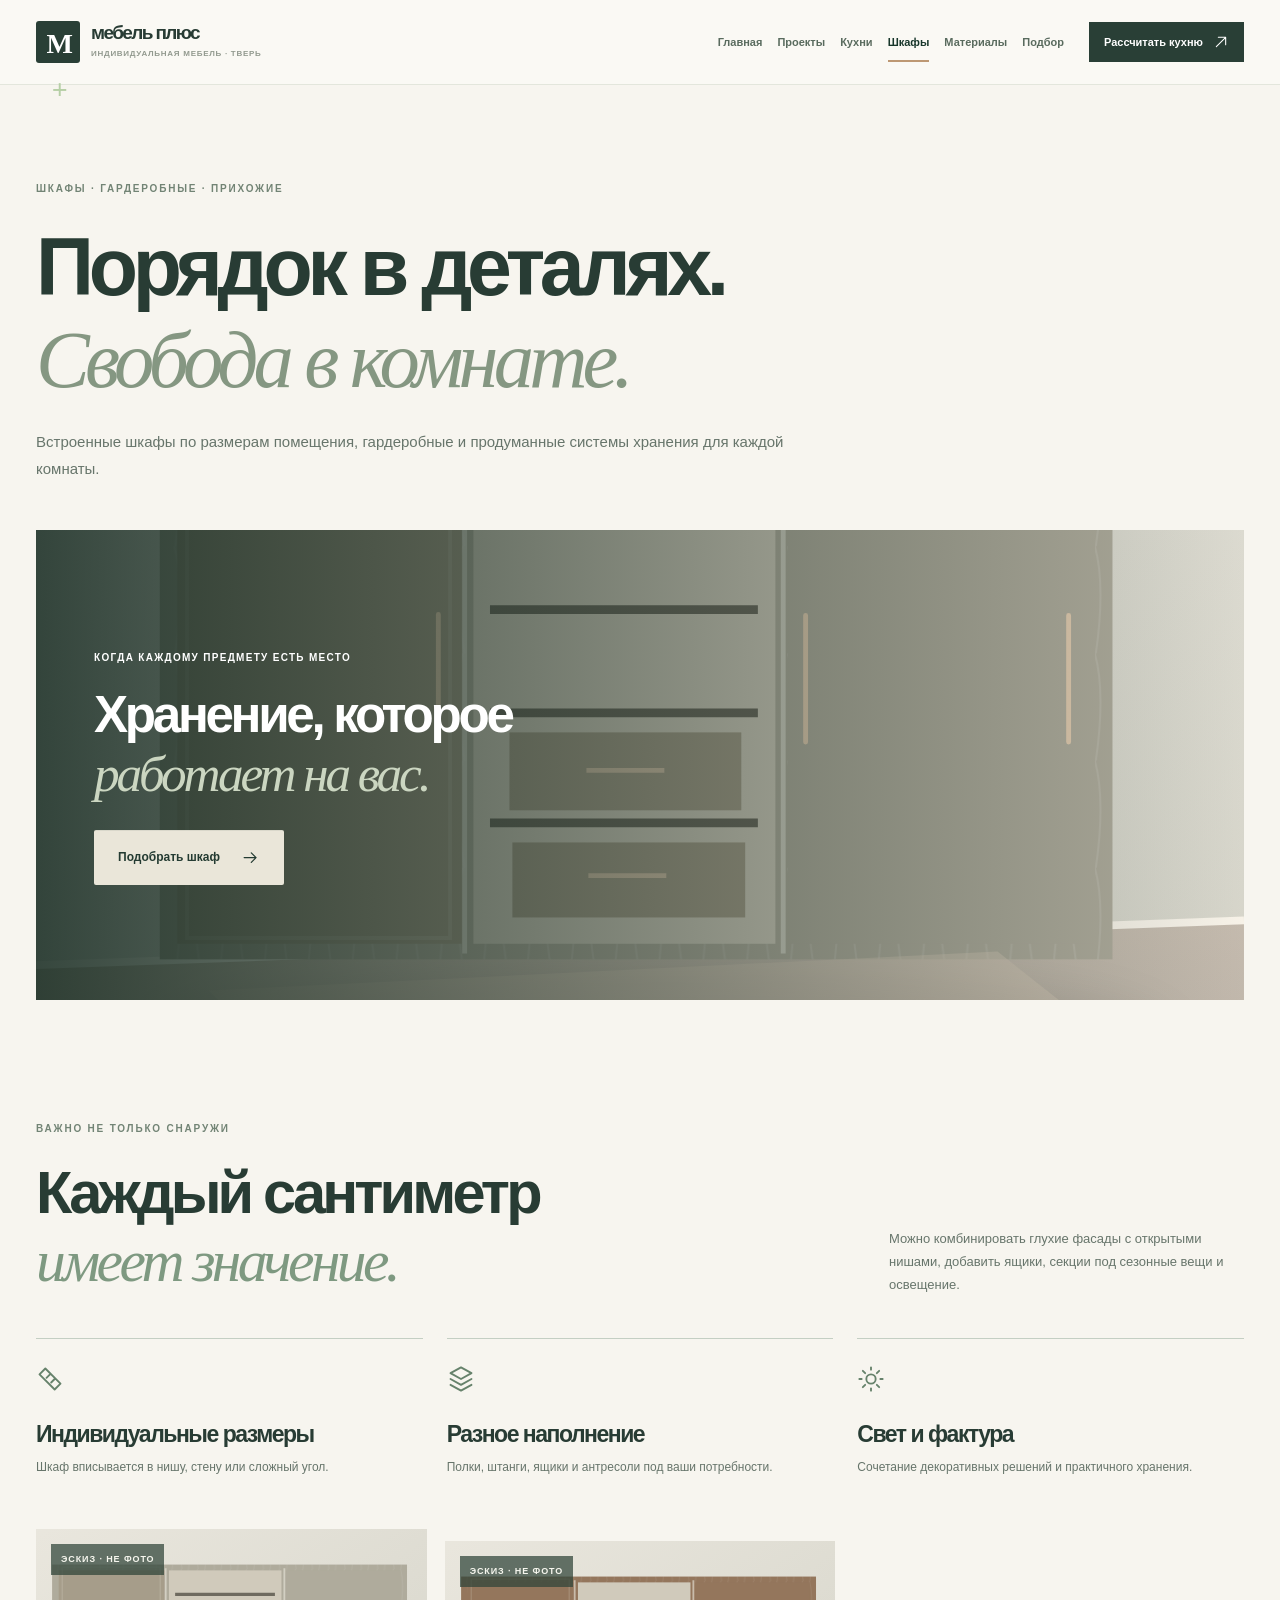
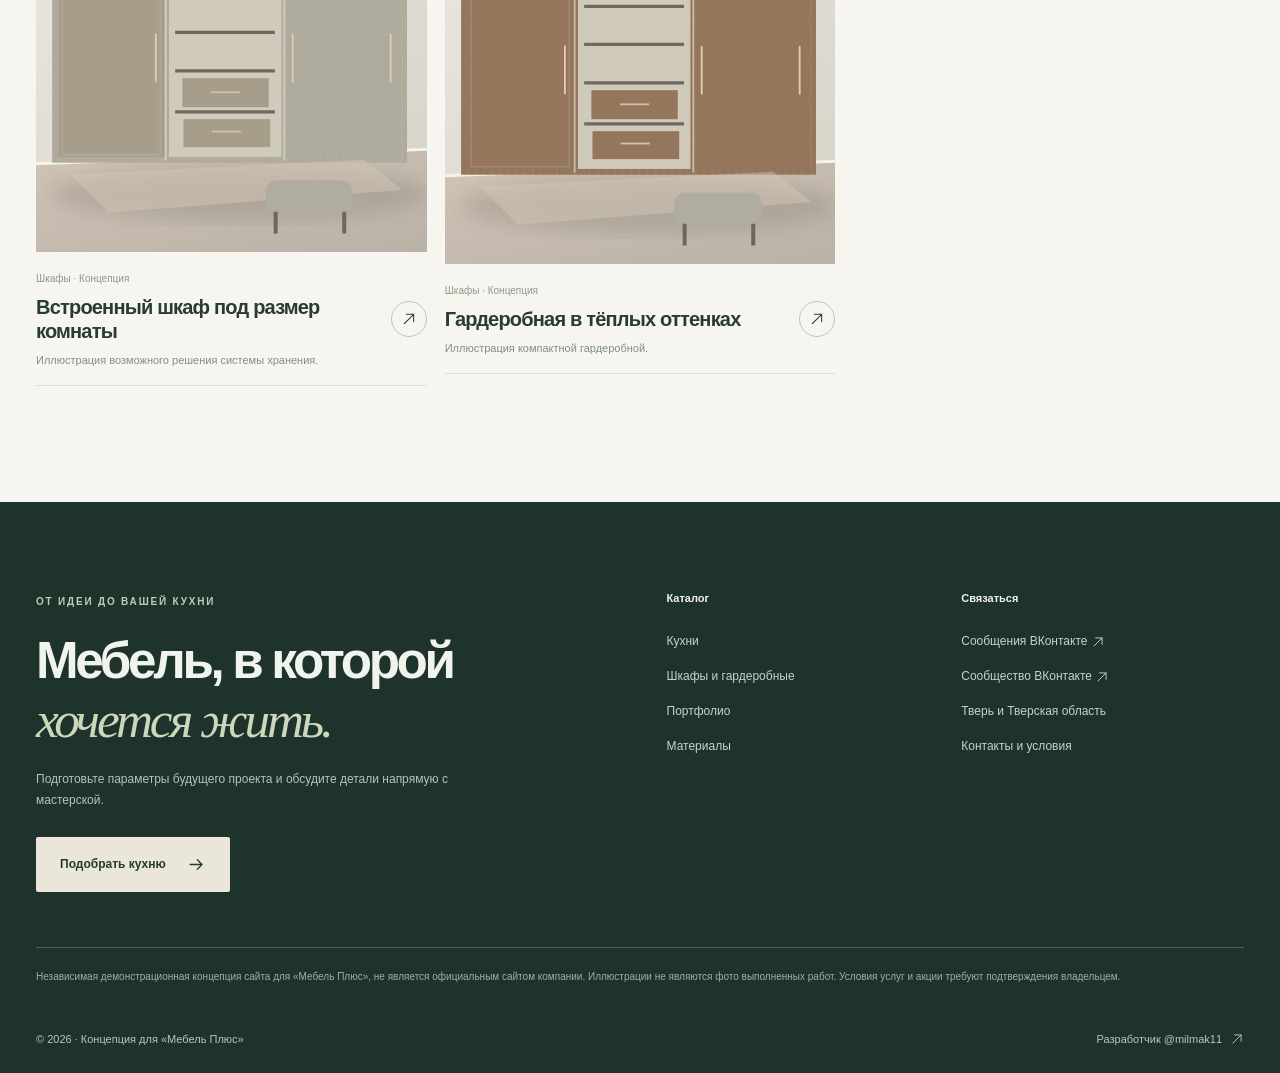
<file: storage.html>
<!doctype html><html lang="ru"><head><meta charset="utf-8"><meta name="viewport" content="width=device-width, initial-scale=1"><meta name="robots" content="noindex,nofollow,noarchive"><meta name="theme-color" content="#293F36"><meta name="description" content="Встроенные шкафы, гардеробные и системы хранения по индивидуальным размерам."><title>Шкафы и гардеробные на заказ — Мебель Плюс</title><link rel="icon" href="assets/favicon.svg" type="image/svg+xml"><link rel="stylesheet" href="assets/style.css"></head><body data-page="storage.html"><header class="header" id="top"><div class="wrap header-in"><a class="logo" href="index.html" aria-label="Мебель Плюс — главная"><span class="logo-mark">М<span>+</span></span><span><b>мебель плюс</b><small>ИНДИВИДУАЛЬНАЯ МЕБЕЛЬ · ТВЕРЬ</small></span></a><nav class="nav" id="mainNav" aria-label="Главное меню"><a href="index.html" class="">Главная</a><a href="projects.html" class="">Проекты</a><a href="kitchens.html" class="">Кухни</a><a href="storage.html" class="active">Шкафы</a><a href="materials.html" class="">Материалы</a><a href="planner.html" class="">Подбор</a><a href="contacts.html" class="nav-contacts">Контакты</a></nav><div class="head-actions"><a class="header-cta" href="planner.html">Рассчитать кухню <svg class="icon" viewBox="0 0 24 24" fill="none" stroke="currentColor" stroke-width="1.6" stroke-linecap="round" stroke-linejoin="round" aria-hidden="true"><path d="M5 19 19 5M8 5h11v11"/></svg></a><button class="hamburger" id="menuToggle" type="button" aria-label="Открыть меню" aria-controls="mainNav" aria-expanded="false"><svg class="icon" viewBox="0 0 24 24" fill="none" stroke="currentColor" stroke-width="1.6" stroke-linecap="round" stroke-linejoin="round" aria-hidden="true"><path d="M4 7h16M4 12h16M4 17h16"/></svg></button></div></div></header><main id="main"><section class="page-lead wrap"><span class="overline">ШКАФЫ · ГАРДЕРОБНЫЕ · ПРИХОЖИЕ</span><h1>Порядок в деталях.<br><em>Свобода в комнате.</em></h1><p>Встроенные шкафы по размерам помещения, гардеробные и продуманные системы хранения для каждой комнаты.</p></section><div class="wrap category-hero storage-hero"><img src="assets/scenes/wardrobe.svg" alt="Авторская иллюстрация системы хранения"><div><span>КОГДА КАЖДОМУ ПРЕДМЕТУ ЕСТЬ МЕСТО</span><h2>Хранение, которое<br><em>работает на вас.</em></h2><a href="planner.html?kind=Шкаф" class="btn btn-cream">Подобрать шкаф <svg class="icon" viewBox="0 0 24 24" fill="none" stroke="currentColor" stroke-width="1.6" stroke-linecap="round" stroke-linejoin="round" aria-hidden="true"><path d="M4 12h15m-6-6 6 6-6 6"/></svg></a></div></div><section class="section"><div class="wrap"><div class="head-line"><div><span class="overline">ВАЖНО НЕ ТОЛЬКО СНАРУЖИ</span><h2>Каждый сантиметр<br><em>имеет значение.</em></h2></div><p>Можно комбинировать глухие фасады с открытыми нишами, добавить ящики, секции под сезонные вещи и освещение.</p></div><div class="features-grid"><article><svg class="icon" viewBox="0 0 24 24" fill="none" stroke="currentColor" stroke-width="1.6" stroke-linecap="round" stroke-linejoin="round" aria-hidden="true"><path d="m3 8 5-5 13 13-5 5L3 8Zm6 3 3-3m1 7 3-3"/></svg><h3>Индивидуальные размеры</h3><p>Шкаф вписывается в нишу, стену или сложный угол.</p></article><article><svg class="icon" viewBox="0 0 24 24" fill="none" stroke="currentColor" stroke-width="1.6" stroke-linecap="round" stroke-linejoin="round" aria-hidden="true"><path d="m12 2 9 5-9 5-9-5 9-5Zm-9 10 9 5 9-5M3 17l9 5 9-5"/></svg><h3>Разное наполнение</h3><p>Полки, штанги, ящики и антресоли под ваши потребности.</p></article><article><svg class="icon" viewBox="0 0 24 24" fill="none" stroke="currentColor" stroke-width="1.6" stroke-linecap="round" stroke-linejoin="round" aria-hidden="true"><circle cx="12" cy="12" r="4"/><path d="M12 2v2M12 20v2M2 12h2M20 12h2M5 5l2 2m10 10 2 2M19 5l-2 2M7 17l-2 2"/></svg><h3>Свет и фактура</h3><p>Сочетание декоративных решений и практичного хранения.</p></article></div><div class="project-grid"><button type="button" class="project-card" data-project="wardrobe"><div class="project-img"><img src="assets/scenes/wardrobe.svg" alt="Авторский демонстрационный эскиз: Встроенный шкаф под размер комнаты"><span class="project-tag">ЭСКИЗ · НЕ ФОТО</span></div><span class="card-info"><span><small>Шкафы · Концепция</small><strong>Встроенный шкаф под размер комнаты</strong><em>Иллюстрация возможного решения системы хранения.</em></span><span class="circle-action"><svg class="icon" viewBox="0 0 24 24" fill="none" stroke="currentColor" stroke-width="1.6" stroke-linecap="round" stroke-linejoin="round" aria-hidden="true"><path d="M5 19 19 5M8 5h11v11"/></svg></span></span></button><button type="button" class="project-card" data-project="wardrobe-warm"><div class="project-img"><img src="assets/scenes/wardrobe-warm.svg" alt="Авторский демонстрационный эскиз: Гардеробная в тёплых оттенках"><span class="project-tag">ЭСКИЗ · НЕ ФОТО</span></div><span class="card-info"><span><small>Шкафы · Концепция</small><strong>Гардеробная в тёплых оттенках</strong><em>Иллюстрация компактной гардеробной.</em></span><span class="circle-action"><svg class="icon" viewBox="0 0 24 24" fill="none" stroke="currentColor" stroke-width="1.6" stroke-linecap="round" stroke-linejoin="round" aria-hidden="true"><path d="M5 19 19 5M8 5h11v11"/></svg></span></span></button></div></div></section></main><footer class="footer"><div class="wrap"><div class="footer-grid"><div><span class="overline on-dark">ОТ ИДЕИ ДО ВАШЕЙ КУХНИ</span><h2>Мебель, в которой<br><em>хочется жить.</em></h2><p>Подготовьте параметры будущего проекта и обсудите детали напрямую с мастерской.</p><a class="btn btn-cream" href="planner.html">Подобрать кухню <svg class="icon" viewBox="0 0 24 24" fill="none" stroke="currentColor" stroke-width="1.6" stroke-linecap="round" stroke-linejoin="round" aria-hidden="true"><path d="M4 12h15m-6-6 6 6-6 6"/></svg></a></div><div class="footer-links"><b>Каталог</b><a href="kitchens.html">Кухни</a><a href="storage.html">Шкафы и гардеробные</a><a href="projects.html">Портфолио</a><a href="materials.html">Материалы</a></div><div class="footer-links"><b>Связаться</b><a href="https://vk.me/mebelnazakaz70" target="_blank" rel="noopener noreferrer">Сообщения ВКонтакте <svg class="icon" viewBox="0 0 24 24" fill="none" stroke="currentColor" stroke-width="1.6" stroke-linecap="round" stroke-linejoin="round" aria-hidden="true"><path d="M5 19 19 5M8 5h11v11"/></svg></a><a href="https://vk.com/mebelnazakaz70" target="_blank" rel="noopener noreferrer">Сообщество ВКонтакте <svg class="icon" viewBox="0 0 24 24" fill="none" stroke="currentColor" stroke-width="1.6" stroke-linecap="round" stroke-linejoin="round" aria-hidden="true"><path d="M5 19 19 5M8 5h11v11"/></svg></a><span>Тверь и Тверская область</span><a href="contacts.html">Контакты и условия</a></div></div><div class="foot-legal">Независимая демонстрационная концепция сайта для «Мебель Плюс», не является официальным сайтом компании. Иллюстрации не являются фото выполненных работ. Условия услуг и акции требуют подтверждения владельцем.</div><div class="foot-last"><span>© 2026 · Концепция для «Мебель Плюс»</span><a href="https://t.me/milmak11" target="_blank" rel="noopener noreferrer">Разработчик @milmak11 <svg class="icon" viewBox="0 0 24 24" fill="none" stroke="currentColor" stroke-width="1.6" stroke-linecap="round" stroke-linejoin="round" aria-hidden="true"><path d="M5 19 19 5M8 5h11v11"/></svg></a></div></div></footer><div class="bottom-mobile"><a href="planner.html"><svg class="icon" viewBox="0 0 24 24" fill="none" stroke="currentColor" stroke-width="1.6" stroke-linecap="round" stroke-linejoin="round" aria-hidden="true"><path d="m3 8 5-5 13 13-5 5L3 8Zm6 3 3-3m1 7 3-3"/></svg> Рассчитать мой проект <svg class="icon" viewBox="0 0 24 24" fill="none" stroke="currentColor" stroke-width="1.6" stroke-linecap="round" stroke-linejoin="round" aria-hidden="true"><path d="M4 12h15m-6-6 6 6-6 6"/></svg></a></div><dialog id="projectDialog" class="dialog"><button type="button" class="dialog-close" id="dialogClose" aria-label="Закрыть"><svg class="icon" viewBox="0 0 24 24" fill="none" stroke="currentColor" stroke-width="1.6" stroke-linecap="round" stroke-linejoin="round" aria-hidden="true"><path d="M5 5l14 14M19 5 5 19"/></svg></button><div id="dialogInside"></div></dialog><div id="toast" class="toast" role="status" aria-live="polite"></div><script src="assets/data.js"></script><script src="assets/app.js"></script></body></html>
</file>
<file: assets/style.css>
:root{--bg:#F7F5EF;--paper:#FFFCF7;--ink:#283C34;--forest:#293F36;--soft:#67756B;--muted:#89938A;--accent:#B4C5A5;--gold:#BD9873;--stroke:#DDDFD6;--sand:#ECE9DF;--serif:Georgia,'Times New Roman',serif;--sans:'Manrope','Inter',-apple-system,BlinkMacSystemFont,'Segoe UI',Arial,sans-serif;--ease:cubic-bezier(.22,1,.36,1)}*{box-sizing:border-box}html{scroll-behavior:smooth;scroll-padding-top:85px}body{background:var(--bg);color:var(--ink);margin:0;font-family:var(--sans);font-size:14px;line-height:1.65;-webkit-font-smoothing:antialiased;overflow-x:hidden}body.modal-open{overflow:hidden}a{text-decoration:none;color:inherit}button,input,textarea,select{font:inherit}button{cursor:pointer}img{width:100%;height:auto;display:block}h1,h2,h3,p{margin:0}h1,h2,h3{font-weight:600;letter-spacing:-.065em;line-height:1.14}h1{font-size:clamp(59px,6.3vw,103px)}h2{font-size:clamp(42px,4.65vw,76px)}h3{font-size:24px}h1 em,h2 em{font-family:var(--serif);font-weight:400;letter-spacing:-.06em;color:#7E9981}p{line-height:1.78;color:var(--soft)}.icon{width:19px;height:19px;display:block;flex-shrink:0}.wrap{width:min(1440px,calc(100% - 110px));margin-inline:auto}.section{padding:116px 0}.section.tight{padding-top:42px}.overline{display:inline-flex;align-items:center;gap:11px;font-size:10px;font-weight:850;color:#728475;letter-spacing:.18em;text-transform:uppercase;line-height:1.7}.overline.on-dark{color:#B8CFB3}.dot{width:7px;height:7px;border-radius:100%;background:#8FB28D;box-shadow:0 0 0 5px #A3C6A12B}.btn{display:inline-flex;align-items:center;justify-content:center;gap:21px;padding:17px 23px;font-size:12px;line-height:1.3;font-weight:800;border:1px solid transparent;border-radius:2px;white-space:nowrap;transition:background .2s,transform .25s var(--ease),color .2s,border-color .2s}.btn:hover{transform:translateY(-3px)}.btn-dark{background:var(--forest);color:#fff}.btn-dark:hover{background:#476257}.btn-cream{background:#EAE6D9;color:#243B32}.btn-cream:hover{background:#fff}.btn-outline{background:transparent;border-color:#BAC5B9;color:var(--forest)}.btn-outline:hover{background:#E6ECE5}.btn-outline-light{background:transparent;color:#fff;border-color:#B3C5B3}.btn-outline-light:hover{background:#F4F4EC;color:var(--forest)}.text-link{display:inline-flex;align-items:center;gap:16px;border-bottom:1px solid #A6B1A5;padding-bottom:7px;font-size:12px;font-weight:850;transition:gap .2s}.text-link:hover{gap:22px}.text-link .icon{width:17px;height:17px}.header{height:85px;background:#FAF9F4F5;backdrop-filter:blur(15px);position:sticky;top:0;z-index:100;border-bottom:1px solid #E3E6DC}.header-in{height:100%;display:flex;align-items:center;gap:25px}.logo{display:flex;align-items:center;gap:11px;flex-shrink:0}.logo-mark{height:42px;width:44px;display:grid;place-items:center;background:var(--forest);border-radius:3px;color:white;font-family:var(--serif);font-weight:700;font-size:28px;letter-spacing:-.12em}.logo-mark span{color:#B6CFA6}.logo b{display:block;font-size:19px;letter-spacing:-.085em;font-weight:850;line-height:1.1}.logo small{display:block;font-size:8px;letter-spacing:.09em;color:#929A8F;font-weight:850;margin-top:3px}.nav{display:flex;align-items:center;justify-content:center;gap:24px;margin-left:auto}.nav a{white-space:nowrap;font-size:11px;color:#596B5E;font-weight:700;transition:color .2s}.nav a:hover,.nav a.active{color:#17362A}.nav a.active{position:relative}.nav a.active:after{content:'';position:absolute;left:0;right:0;bottom:-11px;height:2px;background:var(--gold)}.nav .nav-contacts{display:none}.head-actions{display:flex;align-items:center;gap:10px}.header-cta{display:inline-flex;align-items:center;gap:10px;padding:11px 15px;background:var(--forest);color:white;font-weight:750;font-size:11px;white-space:nowrap}.header-cta .icon{width:16px;height:16px}.hamburger{display:none;border:0;background:none;color:var(--forest);padding:8px}.hero{background:linear-gradient(115deg,#F7F5EF,#ECEEE7);overflow:hidden}.hero-grid{padding:66px 0 61px;display:grid;grid-template-columns:1fr 1.06fr;gap:59px;min-height:674px;align-items:center}.hero-text h1{margin:29px 0 27px;white-space:nowrap}.hero-text p{font-size:15px;max-width:490px}.hero-btns{display:flex;align-items:center;gap:29px;flex-wrap:wrap;margin-top:32px}.hero-facts{display:flex;flex-wrap:wrap;gap:14px;margin-top:48px}.hero-facts div{display:flex;align-items:center;gap:6px;font-size:10px;font-weight:730;color:#597160}.hero-facts .icon{height:14px;width:14px}.hero-asterisk{display:block;color:#9BA59B;font-size:9px;margin-top:13px}.hero-image{position:relative;border-radius:3px 3px 73px 3px;overflow:hidden;aspect-ratio:1.08/1;background:#BCC4B8;box-shadow:0 20px 62px #2F46391C}.hero-image>img{height:100%;object-fit:cover;transition:transform 1s var(--ease)}.hero-image:hover>img{transform:scale(1.035)}.hero-overlay{position:absolute;bottom:33px;left:25px;background:#FFFCF1EE;backdrop-filter:blur(10px);padding:17px 23px 17px 17px;display:flex;align-items:center;gap:14px;min-width:253px;box-shadow:0 12px 30px #31443A28}.circle-deco{width:47px;height:47px;border-radius:50%;display:grid;place-items:center;background:#DCE9D8;font-size:32px;color:#6E8B6B}.hero-overlay strong{display:block;font-family:var(--serif);font-size:18px;line-height:1.1;font-weight:500}.hero-overlay small{display:block;font-size:10px;color:#6D8172;margin-top:5px}.hero-art-label{position:absolute;top:17px;right:17px;color:white;background:#283B34B6;padding:8px 10px;font-size:8px;letter-spacing:.08em;font-weight:850}.hero-strip{display:flex;gap:22px;align-items:center;justify-content:space-between;border-top:1px solid #CAD3C6;padding:25px 0 28px;color:#6E8475;font-size:10px;font-weight:800;letter-spacing:.13em}.hero-strip span:nth-child(even){color:#B79B7B;font-size:14px}.head-line{display:flex;align-items:end;justify-content:space-between;gap:45px;margin-bottom:42px}.head-line h2{margin-top:20px}.head-line p{max-width:355px;font-size:13px}.head-line .text-link{white-space:nowrap;margin-bottom:8px}.services-section{background:#FFFCF7}.service-grid{display:grid;grid-template-columns:1.23fr 1fr 1fr;gap:18px;grid-auto-rows:440px}.service-card{position:relative;display:block;overflow:hidden;background:#BCC4B8;isolation:isolate}.service-card:before{content:'';position:absolute;inset:25% 0 0;background:linear-gradient(0deg,#142C24DB,transparent);z-index:1}.service-card img{width:100%;height:100%;object-fit:cover;transition:transform .8s var(--ease)}.service-card:hover img{transform:scale(1.06)}.service-counter{position:absolute;top:23px;left:24px;color:white;z-index:2;font-size:10px;font-weight:850;letter-spacing:.16em}.service-content{display:flex;align-items:end;gap:12px;position:absolute;left:25px;right:25px;bottom:27px;z-index:2;color:white;flex-direction:column;align-items:start}.service-content strong{font-size:clamp(22px,2.6vw,32px);letter-spacing:-.055em;line-height:1.15}.service-content small{font-size:12px;line-height:1.55;color:#E2E9DC;max-width:270px}.service-content b{align-self:flex-end;border:1px solid #D7E8D5AA;border-radius:50%;width:38px;height:38px;display:grid;place-items:center;margin-top:-35px}.service-content b .icon{height:17px;width:17px}.story-section{background:var(--forest);color:white}.story-grid{display:grid;grid-template-columns:.84fr 1.16fr;gap:65px;align-items:center}.story-copy h2{margin:22px 0 26px}.story-copy h2 em{color:#D4D8BA}.story-copy p{color:#C0CFC3;font-size:13px;max-width:460px}.story-chips{display:flex;gap:9px;flex-wrap:wrap;margin:24px 0 34px}.story-chips span{font-size:9px;padding:9px 11px;border:1px solid #698172;color:#C9DBC7;font-weight:850;letter-spacing:.08em}.story-art{position:relative}.story-art img{height:520px;object-fit:cover}.story-art>span{position:absolute;left:18px;bottom:18px;font-size:9px;letter-spacing:.09em;padding:8px 12px;color:#F2F2ED;background:#1D352ABA}.project-section{background:#FAF8F2}.project-grid{display:grid;grid-template-columns:repeat(3,minmax(0,1fr));gap:18px}.project-card{border:0;padding:0;text-align:left;color:var(--ink);background:transparent;min-width:0;cursor:pointer}.project-img{height:auto;aspect-ratio:1.21;position:relative;overflow:hidden;background:#D5D7CC}.project-img img{width:100%;height:100%;object-fit:cover;transition:transform .65s var(--ease)}.project-card:hover .project-img img{transform:scale(1.055)}.project-tag{position:absolute;top:15px;left:15px;color:#F6F6EE;background:#2F4338B8;letter-spacing:.1em;font-size:9px;font-weight:850;padding:8px 10px}.card-info{padding:19px 0 17px;display:flex;gap:16px;align-items:center;justify-content:space-between;border-bottom:1px solid #D8DFD5}.card-info>span:first-child{display:flex;flex-direction:column;gap:8px;min-width:0}.card-info small{font-size:10px;color:#8A9A89}.card-info strong{font-size:20px;line-height:1.22;letter-spacing:-.04em}.card-info em{font-style:normal;font-size:11px;color:#809082;line-height:1.5}.circle-action{width:36px;height:36px;border-radius:50%;border:1px solid #B9C8B8;display:grid;place-items:center;flex-shrink:0;transition:background .2s}.project-card:hover .circle-action{background:#DDEADE}.circle-action .icon{width:16px;height:16px}.notice{font-size:10px;color:#8C988E;margin-top:21px}.fabric-section{background:#EBEEE7}.fabric-grid{display:grid;grid-template-columns:1fr 1fr;gap:100px;align-items:center}.fabric-grid h2{margin:22px 0}.fabric-grid p{max-width:460px;font-size:13px;margin-bottom:25px}.samples{display:grid;grid-template-columns:1fr 1fr;gap:10px}.sample{aspect-ratio:1.08;border-radius:1px;box-shadow:inset 0 0 0 1px #0001;position:relative}.sample span{position:absolute;left:15px;bottom:15px;font-size:9px;font-weight:850;letter-spacing:.08em;color:#273A32;background:#FFFFFFC8;padding:6px 9px}.sample-wood{background:repeating-linear-gradient(99deg,transparent 0 16px,#ffffff16 18px,#573D3220 20px),linear-gradient(130deg,#C8AE91,#86634B)}.sample-matte{background:linear-gradient(120deg,#E7E2D7,#A9B6A9)}.sample-ribbed{background:repeating-linear-gradient(90deg,#FFFFFF14 0 6px,#243F3022 7px 11px),linear-gradient(130deg,#B2BDA9,#6C7C70)}.sample-stone{background:linear-gradient(152deg,transparent 37%,#8A8D8459 37.3%,transparent 38%,transparent 62%,#92918742 62.3%,transparent 63%),linear-gradient(145deg,#F7F2E7,#C8CCC2)}.samples>small{grid-column:span 2;text-align:right;color:#89988B;font-size:10px}.steps-section{background:#FAF8F2}.steps{display:grid;grid-template-columns:repeat(4,1fr);gap:29px}.steps article{border-top:1px solid #BCCBBE;padding-top:24px}.step-icon{width:52px;height:52px;background:#E1EADC;display:grid;place-items:center;border-radius:50%;margin:10px 0 35px}.step-icon .icon{width:23px;height:23px;color:#47614F}.steps h3{font-size:18px;margin-bottom:10px}.steps p{font-size:12px}.bottom-cta{background:#263E34;color:#fff;padding:73px 0}.cta-grid{display:flex;justify-content:space-between;align-items:center;gap:40px}.cta-grid h2{margin:14px 0 15px}.cta-grid h2 em{color:#C9D4BA}.cta-grid p{color:#BED0BF;max-width:465px}.page-lead{padding:91px 0 48px}.page-lead h1{margin:23px 0;max-width:1040px}.page-lead h1 em{color:#859782}.page-lead>p{max-width:750px;font-size:15px}.filter-bar{display:flex;justify-content:space-between;align-items:center;gap:15px;margin:0 0 30px}.filters{display:flex;flex-wrap:wrap;gap:8px}.filter{border:1px solid #D2DED0;background:#E9EEE6;color:#526958;padding:12px 19px;font-size:11px;font-weight:850}.filter.active,.filter:hover{background:var(--forest);color:#fff}.filter-count{font-size:12px;color:#758578;white-space:nowrap}.project-grid-all{row-gap:46px}.project-card[hidden]{display:none!important}.category-hero{position:relative;min-height:460px;overflow:hidden;background:#BEC3B8}.category-hero>img{height:470px;object-fit:cover}.category-hero:after{content:'';position:absolute;inset:0;background:linear-gradient(90deg,#11261DD6 0,#11261D47 65%,transparent)}.category-hero>div{position:absolute;z-index:2;left:58px;top:50%;transform:translateY(-50%);color:#fff;max-width:570px}.category-hero>div>span{font-size:10px;letter-spacing:.13em;font-weight:850}.category-hero h2{font-size:clamp(36px,4vw,65px);margin:18px 0 27px}.category-hero h2 em{color:#CBD6C1}.types-grid{display:grid;grid-template-columns:repeat(3,1fr);gap:18px}.types-grid article{background:#EDF1E9;padding:28px}.type-illustration{font-family:var(--serif);font-size:100px;color:#7D9981;line-height:1.1;min-height:145px}.types-grid article h3{font-size:24px;margin:12px 0}.types-grid p{font-size:12px;min-height:42px}.types-grid a{display:inline-flex;gap:10px;align-items:center;margin-top:20px;font-weight:850;font-size:11px;border-bottom:1px solid;padding-bottom:6px}.types-grid a .icon{width:15px;height:15px}.light-section{background:#E9EEE7}.features-grid{display:grid;grid-template-columns:repeat(3,1fr);gap:24px;margin-bottom:50px}.features-grid article{border-top:1px solid #C4CFC3;padding-top:26px}.features-grid article>.icon{color:#66826B;width:28px;height:28px;margin-bottom:28px}.features-grid article h3{font-size:23px;margin-bottom:10px}.features-grid p{font-size:12px}.materials-layout{display:grid;grid-template-columns:1.08fr .92fr;align-items:center;gap:70px}.materials-showcase{position:relative}.materials-showcase img{aspect-ratio:1.18;object-fit:cover}.materials-showcase>span{position:absolute;left:14px;bottom:13px;background:#274035C9;color:#fff;font-size:9px;padding:8px 11px;letter-spacing:.1em}.materials-info h2{margin:16px 0 20px}.materials-info>p{font-size:13px}.material-switches{margin:25px 0;display:grid;gap:8px}.material-switch{padding:11px;display:flex;align-items:center;gap:15px;border:1px solid #D5DDD3;background:#F9F9F3;text-align:left;color:var(--ink)}.material-switch.active{background:#E2EBE0;border-color:#8EA993}.material-switch strong{display:block;font-size:12px}.material-switch small{display:block;color:#7D8A7D;font-size:10px;margin-top:3px}.mini-swatch{height:44px;width:52px;display:block}.m-matte{background:#CCD5C6}.m-wood{background:repeating-linear-gradient(100deg,#A0846F,#B59779 9px,#936F59 13px)}.m-fluted{background:repeating-linear-gradient(90deg,#8CA28B,#B0C2AD 6px,#78927D 10px)}.m-glass{background:linear-gradient(140deg,#BFCFCA,#547771)}.palette{display:grid;grid-template-columns:repeat(5,1fr);gap:14px}.palette>div{background:var(--c);height:180px;position:relative}.palette strong{position:absolute;left:14px;bottom:14px;font-size:11px;padding:5px 7px;background:#FFFFFFA9}.planner-intro h1{max-width:850px}.builder{display:grid;grid-template-columns:.95fr 1.05fr;background:#FFFCF7;border:1px solid #E1E4DA;box-shadow:0 22px 70px #293C2D12}.builder-preview{background:#E8EDE5;padding:35px;border-right:1px solid #D7E3D6}.builder-preview{align-self:stretch}.preview-head{display:flex;justify-content:space-between;gap:13px;color:#647D6B;font-size:10px;letter-spacing:.1em;font-weight:850;margin-bottom:24px}.preview-head span:last-child{background:#D4E2D2;padding:7px 10px;color:#3B624A}.builder-preview svg#liveSVG{width:100%;height:auto;display:block;box-shadow:0 15px 27px #273E2C16;background:#D5DCD0}.preview-details{display:flex;align-items:center;gap:13px;margin-top:21px}.preview-dot{width:39px;height:39px;background:#BDAA93;flex-shrink:0;border-radius:50%;border:3px solid white;box-shadow:0 0 0 1px #C1D0BF}.preview-details b{font-size:13px;display:block}.preview-details small{font-size:10px;color:#7A8E7E;display:block;margin-top:5px}.builder-preview>p{font-size:11px;margin:26px 0}.builder-note{padding-top:17px;border-top:1px solid #C4D4C4;display:flex;align-items:center;gap:9px;font-size:11px;font-weight:750;color:#52765B}.builder-note .icon{width:16px;height:16px}.builder-form{padding:33px 41px 43px}.builder-header h2{font-size:clamp(29px,2.7vw,43px);margin:12px 0 26px}.builder-form fieldset{border:0;margin:0 0 24px;padding:0;min-width:0}.builder-form legend,.field>label{display:block;font-size:12px;font-weight:850;margin-bottom:10px}.options{display:grid;gap:7px}.options.four{grid-template-columns:repeat(2,minmax(0,1fr))}.options.three{grid-template-columns:repeat(3,minmax(0,1fr))}.options.two{grid-template-columns:repeat(2,minmax(0,1fr))}.options label{position:relative;cursor:pointer;min-width:0}.options input{position:absolute;opacity:0;width:1px;height:1px}.options label span{display:flex;align-items:center;justify-content:center;padding:12px 7px;min-height:43px;border:1px solid #D4DDD2;background:#F7F8F3;color:#4B6453;font-size:11px;font-weight:750;text-align:center}.options input:checked+span{background:#E0ECD9;color:#315A3A;border-color:#8FA98F}.options input:focus-visible+span,.shades input:focus-visible+span{outline:3px solid #BC9A75;outline-offset:2px}.dims{display:grid;grid-template-columns:repeat(3,1fr);gap:9px}.dims label{font-size:10px;color:#708472;display:grid;gap:7px}.dims input,.field textarea{width:100%;border:1px solid #D0DCD0;background:#FAFBF8;padding:12px 10px;border-radius:1px;color:#294232;outline:none;min-width:0}.dims input:focus,.field textarea:focus{border-color:#8FAA95}.field-hint{font-size:10px;color:#9BAA9A;display:block;margin-top:7px}.shades{display:flex;flex-wrap:wrap;gap:8px}.shades label{display:grid;justify-items:center;gap:7px;position:relative;cursor:pointer;padding:8px 10px;border:1px solid #D8DDD3}.shades label:has(input:checked){background:#E8F0E4;border-color:#8AA88D}.shades input{position:absolute;opacity:0;width:1px;height:1px}.shades label span{height:39px;width:40px;background:var(--color);border-radius:2px;box-shadow:inset 0 0 0 1px #0000000A}.shades small{font-size:9px;font-weight:750}.checks{display:flex;gap:7px;flex-wrap:wrap}.checks label{font-size:11px;font-weight:650;background:#F0F2EC;padding:10px;display:flex;gap:5px;align-items:center;cursor:pointer}.checks input{accent-color:#67846A}.field{margin-bottom:23px}.field textarea{resize:vertical}.field>label small{font-weight:500;color:#7C927F}.upload{padding:17px;display:flex;align-items:center;gap:12px;border:1px dashed #A2BAA0;background:#F1F6EE;cursor:pointer}.upload .icon:first-child{color:#668668;width:25px;height:25px}.upload .icon:last-child{margin-left:auto}.upload strong{font-size:11px;display:block}.upload small{display:block;font-size:10px;color:#899A8A;margin-top:4px}.photos{display:flex;flex-wrap:wrap;gap:10px;margin-top:12px}.photos:empty{display:none}.photo-item{position:relative;width:84px}.photo-item img{width:84px;height:66px;object-fit:cover}.photo-item button{position:absolute;top:-7px;right:-7px;border:0;border-radius:50%;height:24px;width:24px;background:var(--forest);color:white;display:grid;place-items:center}.photo-item button .icon{width:14px;height:14px}.photo-item small{display:block;white-space:nowrap;overflow:hidden;text-overflow:ellipsis;font-size:9px}.builder-cta{padding-top:21px;border-top:1px solid #DCE5DA;display:grid;gap:10px}.builder-cta>p{font-size:11px}.builder-cta .btn{width:100%;justify-content:center}.builder-cta #requestStatus{font-size:11px;color:#41744D;min-height:20px;font-weight:700}.contact-grid{display:grid;grid-template-columns:1fr .85fr;gap:25px}.contact-main{background:var(--forest);padding:68px;color:white}.contact-main h2{font-size:clamp(36px,4vw,61px);margin:19px 0}.contact-main h2 em{color:#D7DFC9}.contact-main p{color:#C2D4C4;font-size:14px;max-width:490px}.contact-links{margin-top:35px;display:flex;gap:10px;flex-wrap:wrap}.btn-contact-ghost{border:1px solid #8BA38B;color:white}.contact-side{background:#E8ECE3}.contact-side img{height:295px;object-fit:cover}.contact-side>div{padding:25px 29px}.contact-side b{font-size:17px}.contact-side p{font-size:12px;margin:9px 0}.contact-side a{display:inline-flex;align-items:center;gap:8px;font-size:11px;font-weight:850;border-bottom:1px solid;margin-top:9px}.contact-side a .icon{width:15px;height:15px}.faq-section{background:#E9EEE7}.faq-grid{display:grid;grid-template-columns:.8fr 1.2fr;gap:90px}.faq-grid h2{margin-top:18px}.faq details{border-bottom:1px solid #C5D0C4}.faq details:first-child{border-top:1px solid #C5D0C4}.faq summary{list-style:none;padding:22px 0;cursor:pointer;display:flex;justify-content:space-between;gap:15px;font-size:13px;font-weight:800}.faq summary::-webkit-details-marker{display:none}.faq summary .icon{height:18px;width:18px;transition:transform .2s}.faq details[open] summary .icon{transform:rotate(45deg)}.faq details p{font-size:12px;margin-bottom:22px}.footer{background:#1E332B;color:#F1F4EC;padding-top:87px}.footer-grid{display:grid;grid-template-columns:1.6fr .65fr .8fr;gap:65px;padding-bottom:55px}.footer-grid h2{font-size:clamp(40px,4vw,66px);margin:20px 0}.footer-grid h2 em{color:#CDD7BC}.footer-grid p{font-size:12px;color:#B2C7B5;max-width:450px;margin-bottom:25px}.footer-links{display:flex;flex-direction:column;align-items:start;gap:15px}.footer-links>b{font-size:11px;margin-bottom:10px}.footer-links a,.footer-links>span{font-size:12px;color:#C5D4C5}.footer-links a:hover{color:white}.footer-links a .icon{display:inline-block;vertical-align:middle;height:14px;width:14px}.foot-legal{font-size:10px;color:#9CB29F;line-height:1.75;padding:20px 0;border-top:1px solid #496557}.foot-last{display:flex;justify-content:space-between;gap:10px;padding:25px 0;font-size:11px;color:#B8C8BA}.foot-last a{display:inline-flex;gap:8px;align-items:center}.foot-last a .icon{width:14px;height:14px}.bottom-mobile{display:none}.dialog{padding:0;border:0;background:#FCFAF4;color:var(--ink);width:min(900px,calc(100% - 32px));max-height:88vh;overflow:auto;box-shadow:0 22px 80px #0C20177A}.dialog::backdrop{background:#13281EBC;backdrop-filter:blur(6px)}.dialog-close{position:sticky;top:13px;left:calc(100% - 55px);z-index:4;display:grid;place-items:center;width:37px;height:37px;margin:13px 13px -50px auto;background:var(--forest);color:white;border:0;border-radius:50%}.dialog-close .icon{width:17px;height:17px}.dialog-layout{display:grid;grid-template-columns:1fr 1fr;min-height:445px}.dialog-layout img{height:100%;width:100%;object-fit:cover}.dialog-body{padding:53px 38px}.dialog-body h2{font-size:35px;margin:15px 0}.dialog-body p{font-size:13px;margin:10px 0 24px}.dialog-pills{display:flex;flex-wrap:wrap;gap:7px;margin-bottom:24px}.dialog-pills span{padding:8px 10px;font-size:10px;background:#E7ECE4;font-weight:750}.dialog-body>small{display:block;color:#8B9A8A;font-size:10px;margin-top:18px}.toast{position:fixed;right:22px;bottom:22px;background:#233B2E;color:white;font-size:12px;font-weight:750;padding:13px 17px;z-index:150;opacity:0;pointer-events:none;transform:translateY(14px);transition:opacity .2s,transform .2s}.toast.show{opacity:1;transform:none}:focus-visible{outline:3px solid #A8BD8C;outline-offset:3px}
@media(max-width:1350px){.wrap{width:calc(100% - 72px)}.nav{gap:15px}.hero-grid{gap:35px}.hero-text h1{font-size:clamp(50px,5.7vw,80px)}.service-grid{grid-auto-rows:380px}.fabric-grid{gap:65px}.story-grid{gap:42px}}
@media(max-width:1050px){.header{height:74px}.header-in{gap:15px}.nav{display:none;position:absolute;left:0;right:0;top:74px;padding:20px 36px 30px;flex-direction:column;align-items:stretch;gap:0;background:#FAF9F4;box-shadow:0 18px 26px #1A30231D}.nav.open{display:flex}.nav a{padding:12px;border-bottom:1px solid #E2E8DF;font-size:13px}.nav a.active:after{display:none}.nav .nav-contacts{display:block}.hamburger{display:grid;place-items:center}.head-actions{margin-left:auto}.hero-grid{grid-template-columns:1fr 1fr;min-height:570px;gap:24px}.hero-text h1{font-size:clamp(46px,5.65vw,62px)}.hero-text p{font-size:13px}.hero-facts{margin-top:22px}.service-grid{grid-auto-rows:320px;gap:11px}.service-content{left:17px;right:17px;bottom:20px}.service-content strong{font-size:23px}.service-content small{font-size:11px}.story-art img{height:410px}.project-grid{gap:12px}.card-info strong{font-size:17px}.materials-layout{gap:35px}.builder-preview{padding:23px}.builder-form{padding:27px}.contact-grid{gap:15px}.contact-main{padding:43px}.footer-grid{gap:35px}}
@media(max-width:790px){.wrap{width:calc(100% - 50px)}.hero-grid{grid-template-columns:1fr;gap:37px;padding:52px 0}.hero-text h1{font-size:clamp(55px,8.5vw,78px)}.hero-image{max-width:720px;width:100%;margin:0 auto;aspect-ratio:1.5}.hero-facts{margin-top:31px}.hero-strip{flex-wrap:wrap;gap:15px}.head-line{align-items:start;flex-direction:column;gap:15px}.head-line p{max-width:570px}.service-grid{grid-template-columns:1fr 1fr}.service-grid .featured{grid-column:span 2}.service-grid{grid-auto-rows:310px}.service-grid .featured{grid-row:span 1}.story-grid,.fabric-grid,.materials-layout,.faq-grid{grid-template-columns:1fr;gap:35px}.story-art img{height:auto;max-height:470px}.story-copy p{max-width:640px}.project-grid{grid-template-columns:1fr 1fr;gap:20px}.steps{grid-template-columns:1fr 1fr}.category-hero{min-height:350px}.category-hero>img{height:360px}.features-grid{grid-template-columns:1fr 1fr}.builder{grid-template-columns:1fr}.builder-preview{border-right:0;border-bottom:1px solid #D7E3D6}.builder-preview svg#liveSVG{max-width:600px;margin:0 auto}.contact-grid{grid-template-columns:1fr}.contact-side{display:grid;grid-template-columns:1fr 1fr;align-items:center}.contact-side img{height:100%}.contact-side>div{padding:35px}.footer-grid{grid-template-columns:1fr 1fr}.footer-grid>div:first-child{grid-column:span 2}.footer-grid h2{max-width:700px}}
@media(max-width:560px){html{scroll-padding-top:65px}.wrap{width:calc(100% - 32px)}.header{height:67px}.header-in{gap:8px}.logo-mark{width:35px;height:35px;font-size:22px}.logo b{font-size:16px}.logo small{font-size:7px}.head-actions .header-cta{display:none}.nav{top:67px;padding:15px 16px 25px}.section{padding:72px 0}.section.tight{padding-top:23px}.overline{font-size:9px}h1{font-size:clamp(44px,10.3vw,60px)}h2{font-size:clamp(36px,8.4vw,49px)}.hero-grid{padding:41px 0 33px;gap:28px}.hero-text h1{font-size:clamp(43px,10.8vw,59px);white-space:normal;margin:21px 0}.hero-text p{font-size:13px}.hero-btns{margin-top:24px;gap:21px}.hero-btns .btn{width:100%}.hero-facts{gap:10px;margin-top:24px}.hero-facts div{font-size:10px}.hero-image{aspect-ratio:1.19;border-radius:2px 2px 41px 2px}.hero-overlay{padding:11px;left:12px;bottom:22px;min-width:auto}.hero-overlay strong{font-size:14px}.hero-overlay small{font-size:9px}.circle-deco{width:38px;height:38px;font-size:26px}.hero-art-label{font-size:7px;top:9px;right:9px}.hero-strip{padding:16px 0;gap:10px;font-size:8px}.head-line{margin-bottom:25px}.head-line h2{margin-top:12px}.head-line p{font-size:12px}.service-grid{grid-template-columns:1fr;grid-auto-rows:310px}.service-grid .featured{grid-column:auto}.service-content strong{font-size:26px}.story-copy h2{margin:17px 0}.story-art img{max-height:340px}.project-grid{grid-template-columns:1fr}.project-img{aspect-ratio:1.29}.card-info strong{font-size:20px}.fabric-grid{gap:25px}.steps{gap:15px}.steps article{padding-top:18px}.step-icon{margin-bottom:22px}.steps h3{font-size:15px}.steps p{font-size:11px}.bottom-cta{padding:53px 0}.cta-grid{align-items:start;flex-direction:column;gap:20px}.page-lead{padding:60px 0 28px}.page-lead h1{font-size:clamp(43px,9.6vw,56px);margin:16px 0}.page-lead>p{font-size:12px}.filter-bar{align-items:start;flex-direction:column}.filters{gap:6px}.filter{padding:10px 11px;font-size:10px}.category-hero{min-height:335px}.category-hero>img{height:340px}.category-hero>div{left:22px;right:20px}.category-hero h2{font-size:38px}.types-grid,.features-grid{grid-template-columns:1fr;gap:12px}.types-grid article{padding:22px}.type-illustration{min-height:93px;font-size:83px}.features-grid article>.icon{margin-bottom:12px}.materials-info h2{font-size:41px}.palette{grid-template-columns:repeat(5,1fr);gap:4px}.palette>div{height:100px}.palette strong{left:3px;bottom:4px;padding:3px;font-size:8px}.builder-preview{padding:17px}.builder-form{padding:24px 16px}.builder-header h2{font-size:34px}.preview-head{font-size:8px}.preview-details b{font-size:12px}.options.three{grid-template-columns:repeat(3,1fr)}.options label span{font-size:10px}.dims{gap:5px}.dims input{padding:11px 7px}.shades{gap:5px}.shades label{padding:7px 8px}.shades label span{width:33px;height:33px}.shades small{font-size:8px}.builder-cta .btn{font-size:11px}.contact-main{padding:36px 22px}.contact-main h2{font-size:40px}.contact-links{gap:8px}.contact-links .btn{width:100%;font-size:11px}.contact-side{grid-template-columns:1fr}.contact-side img{height:230px}.faq-grid{gap:18px}.faq summary{font-size:12px}.footer{padding-top:60px}.footer-grid{gap:30px}.footer-grid h2{font-size:41px}.footer-links a{font-size:11px}.foot-last{flex-direction:column;align-items:start;padding-bottom:88px}.bottom-mobile{position:fixed;display:block;bottom:0;left:0;right:0;z-index:80;background:#F6F8F2F2;padding:10px 16px max(10px,env(safe-area-inset-bottom));box-shadow:0 -6px 20px #1C322116;backdrop-filter:blur(12px)}.bottom-mobile a{display:flex;align-items:center;justify-content:center;gap:10px;background:var(--forest);color:#fff;padding:13px;font-size:11px;font-weight:850}.bottom-mobile a .icon{width:16px;height:16px}.dialog-layout{grid-template-columns:1fr}.dialog-layout img{height:235px}.dialog-body{padding:25px 20px}.dialog-body h2{font-size:28px}}
@media(max-width:360px){.wrap{width:calc(100% - 26px)}.hero-text h1{font-size:42px}.logo b{font-size:15px}.logo small{font-size:6px}.hero-art-label{font-size:6px}.hero-overlay{gap:7px}.hero-overlay strong{font-size:12px}.hero-facts{margin-top:16px}.category-hero h2{font-size:33px}.builder-form{padding:21px 12px}.shades label{padding:6px}.shades label span{width:29px;height:29px}.shades small{font-size:7px}.options label span{font-size:9px}.steps{gap:9px}}
@media(prefers-reduced-motion:reduce){*,*:before,*:after{scroll-behavior:auto!important;transition:none!important;animation:none!important}}
</file>
